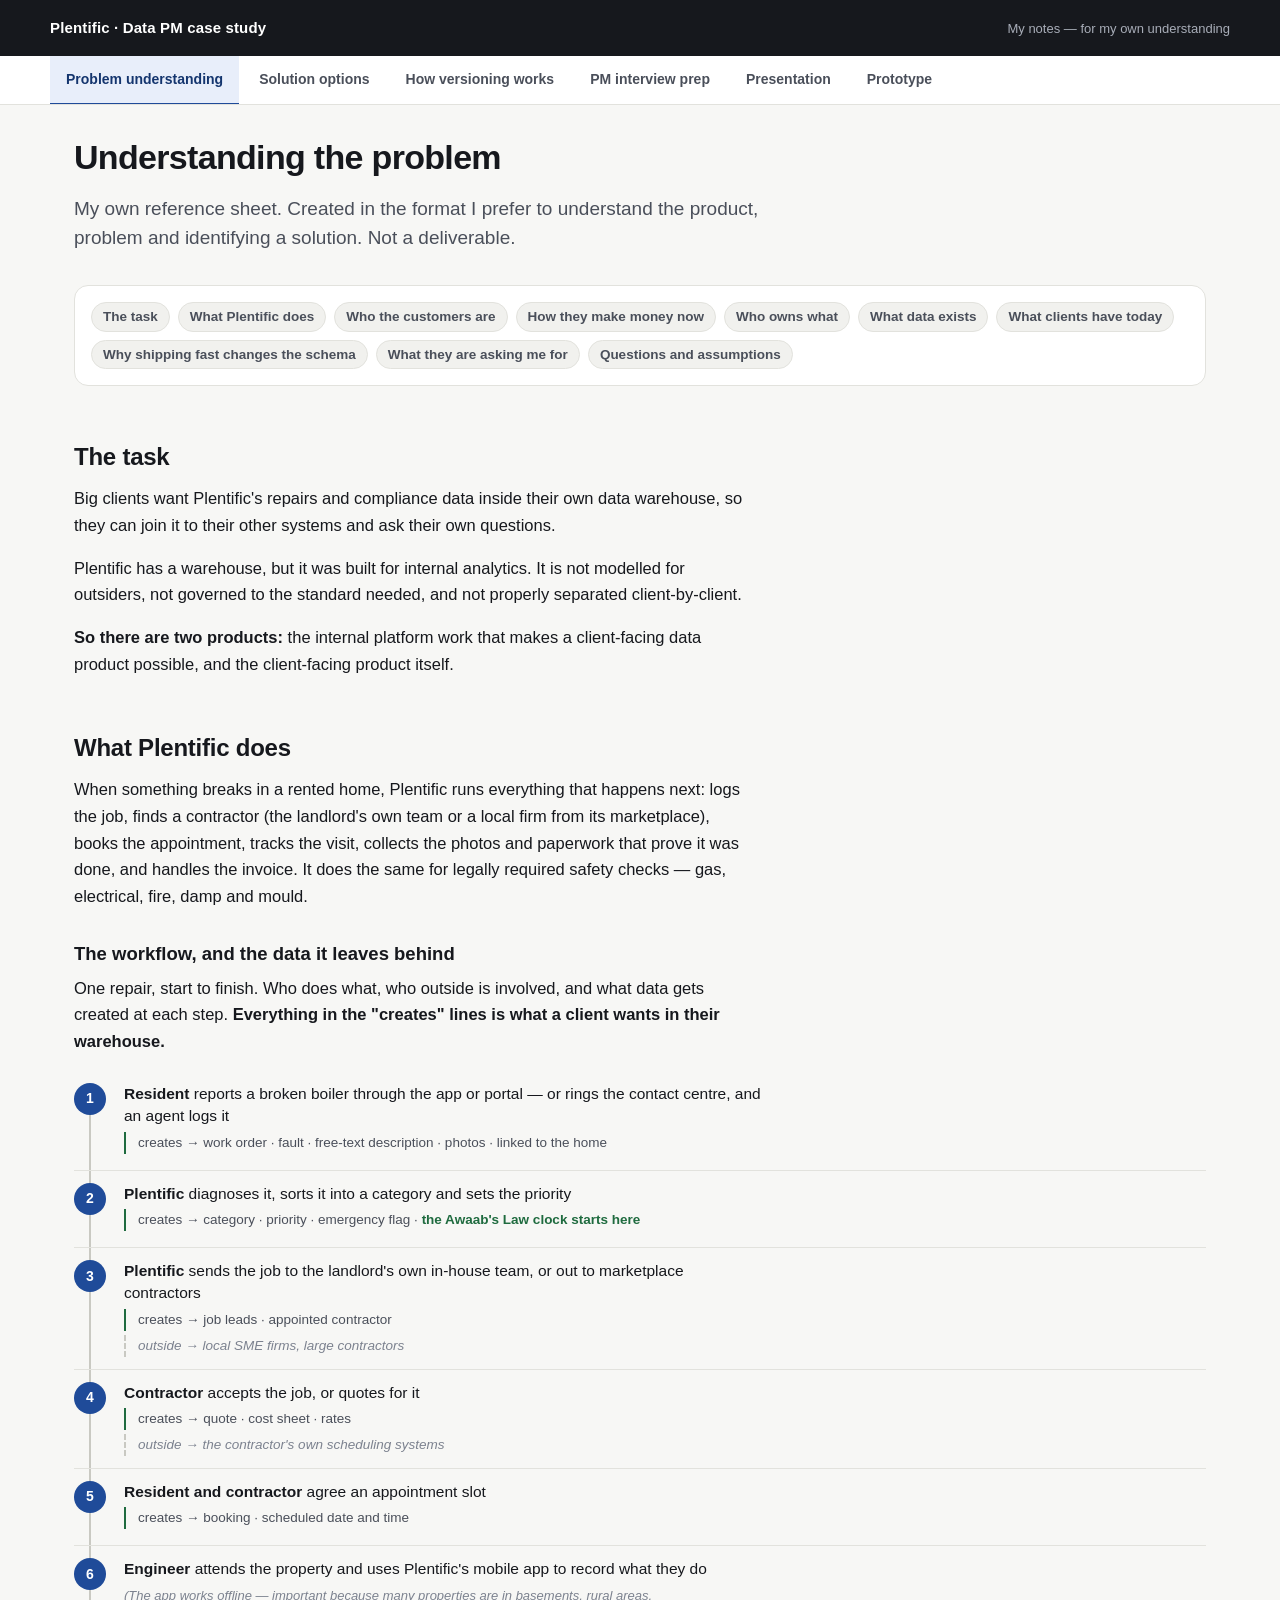
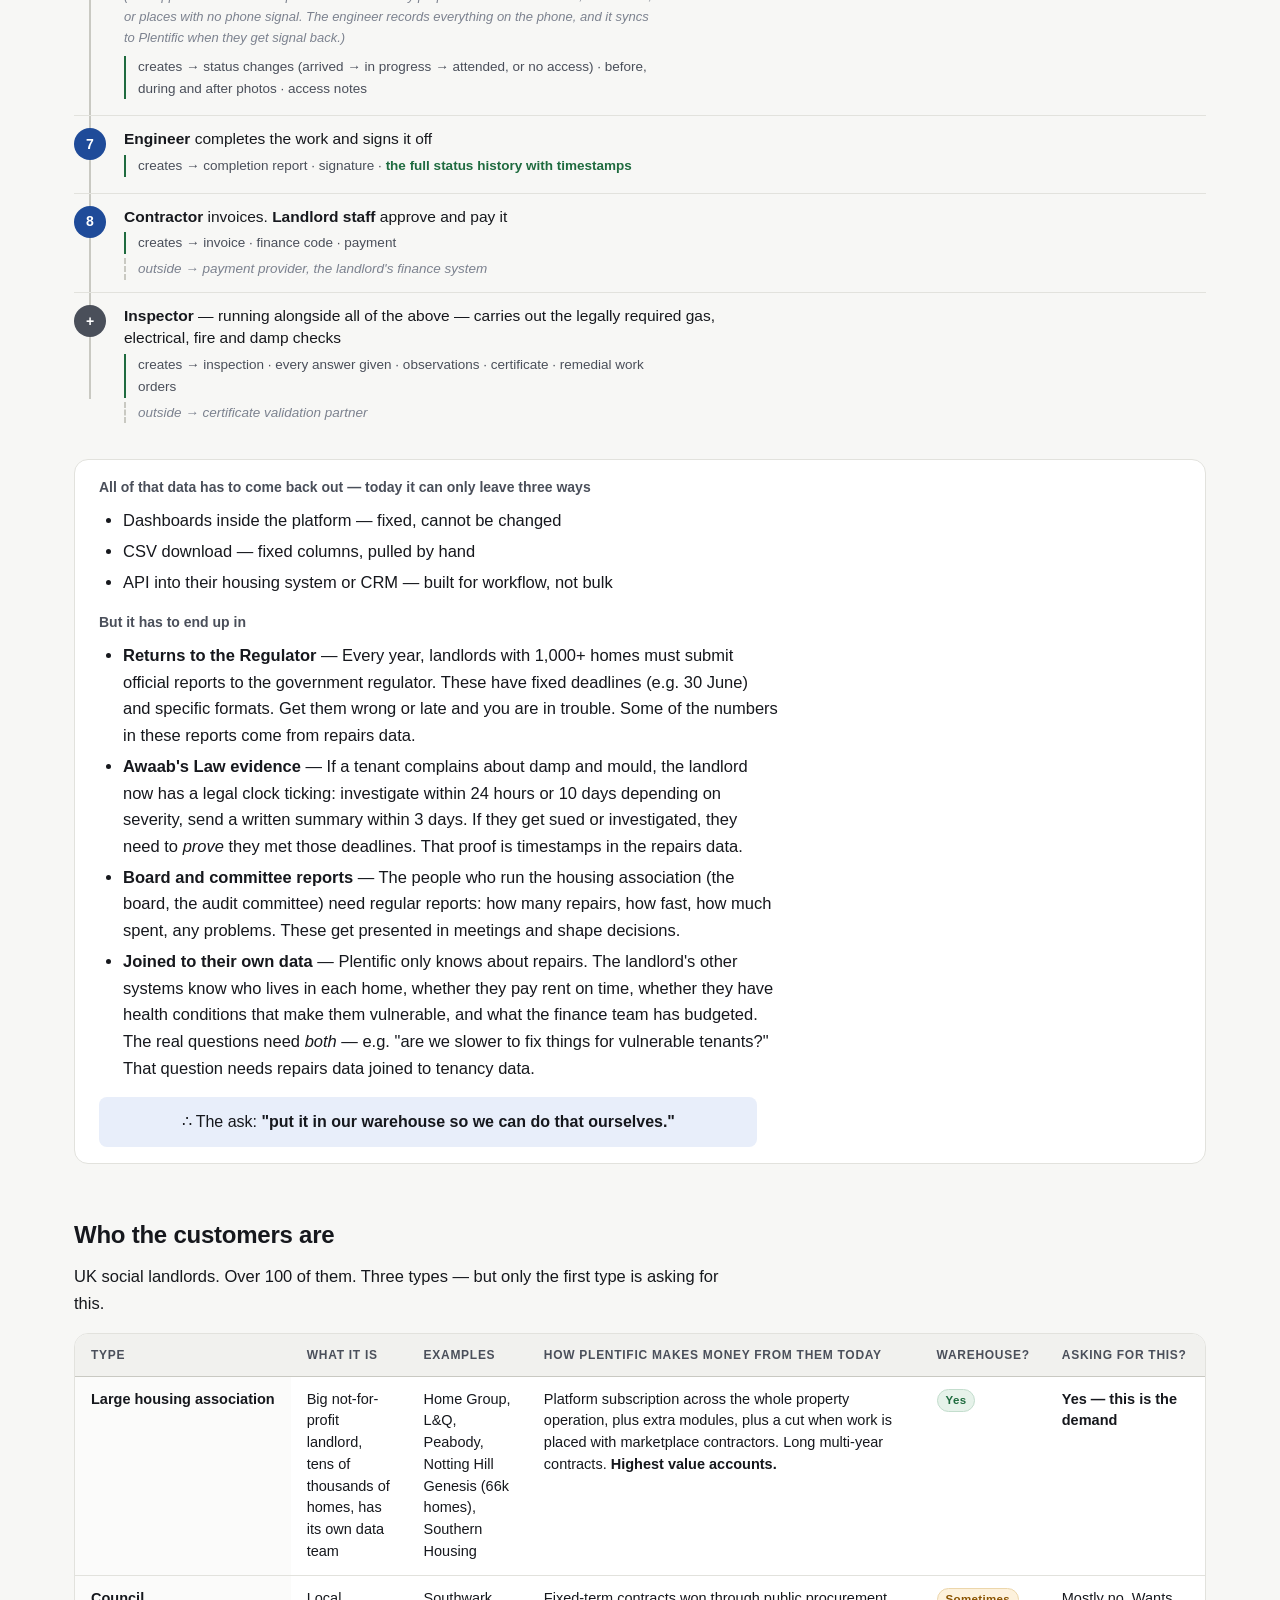
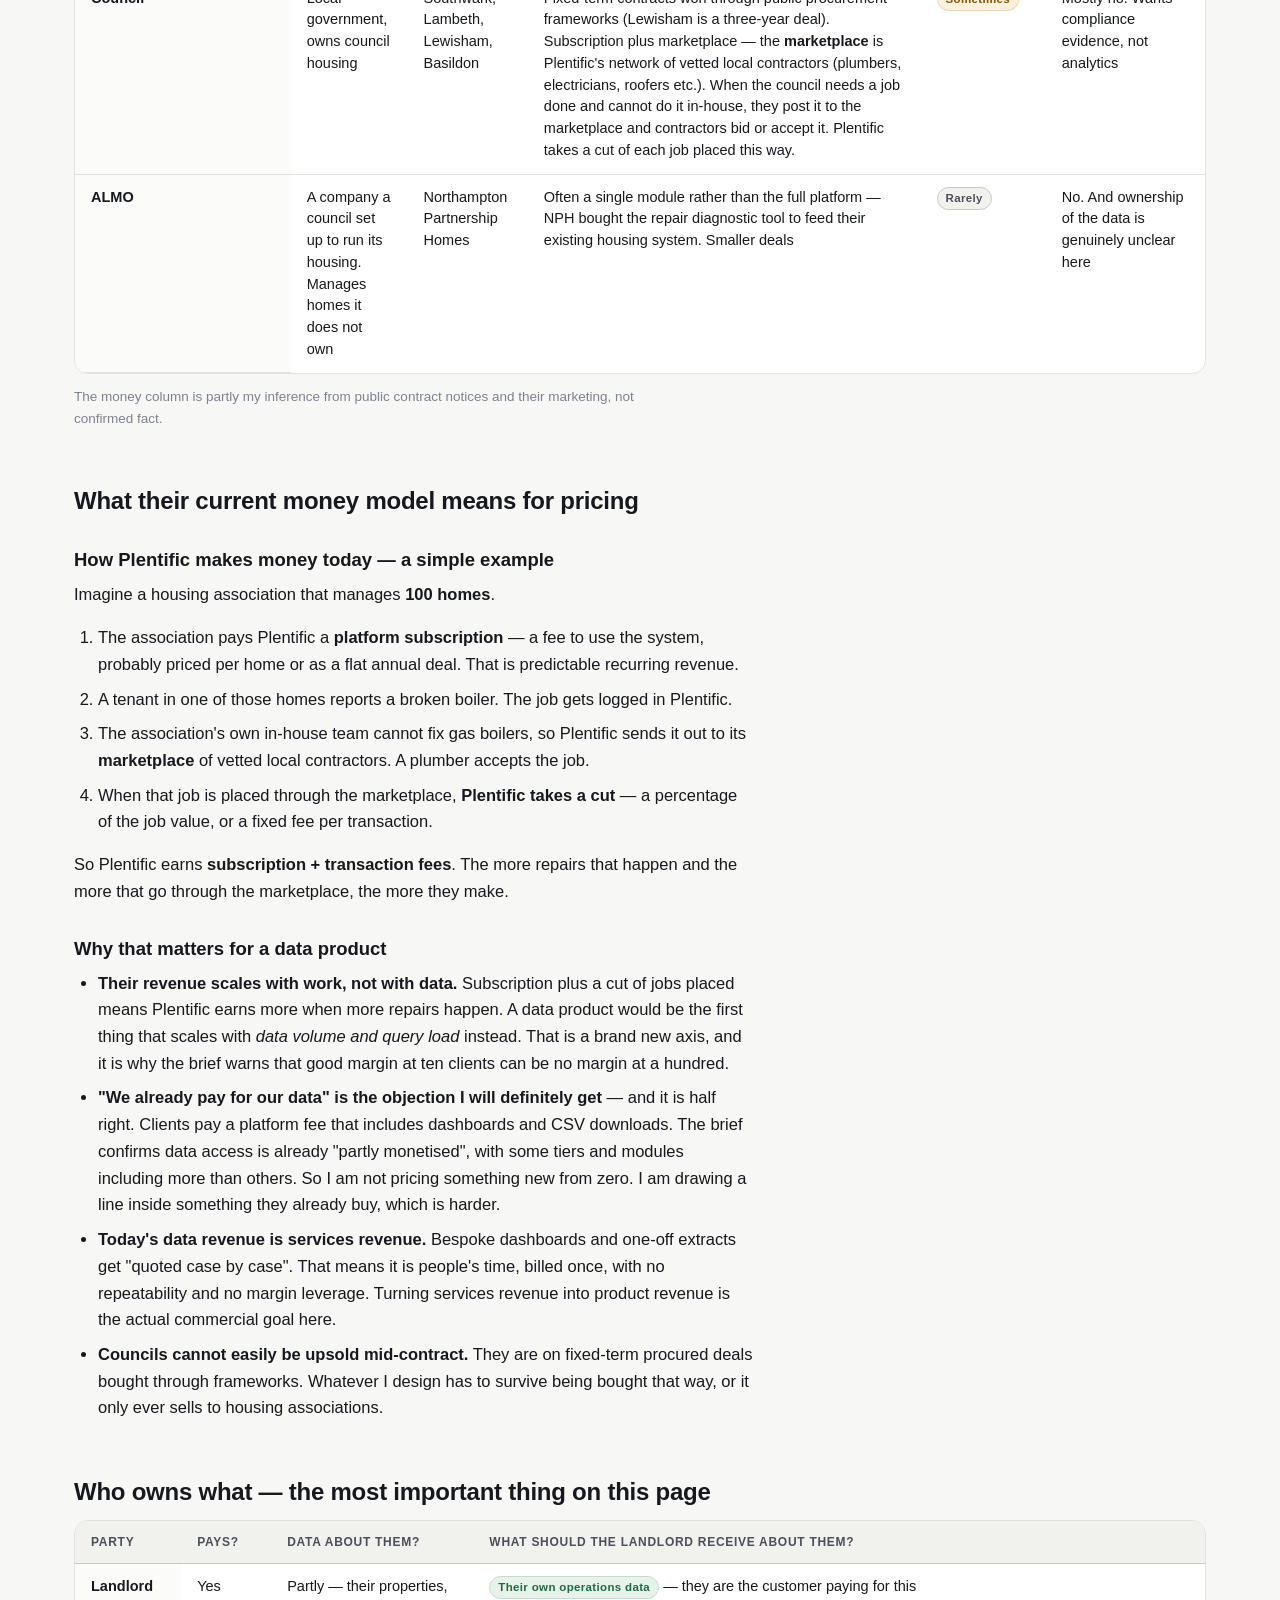
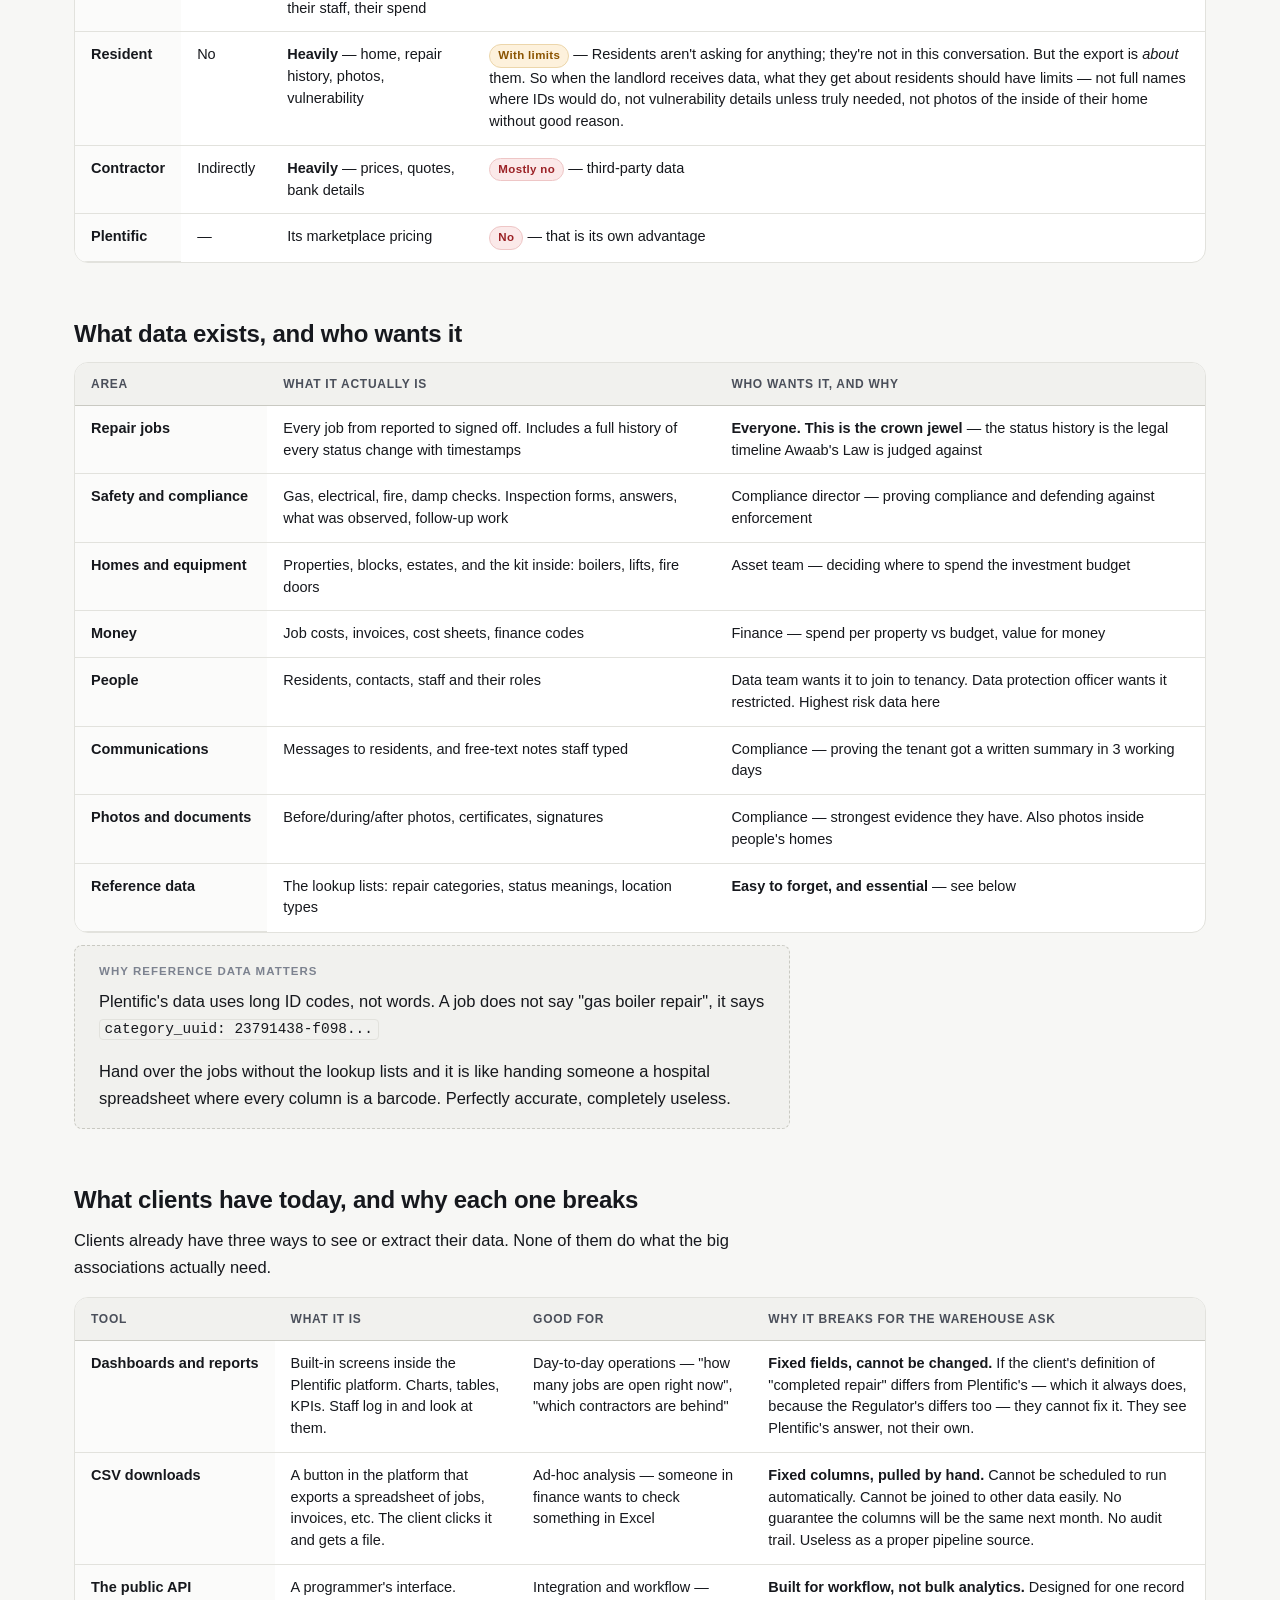
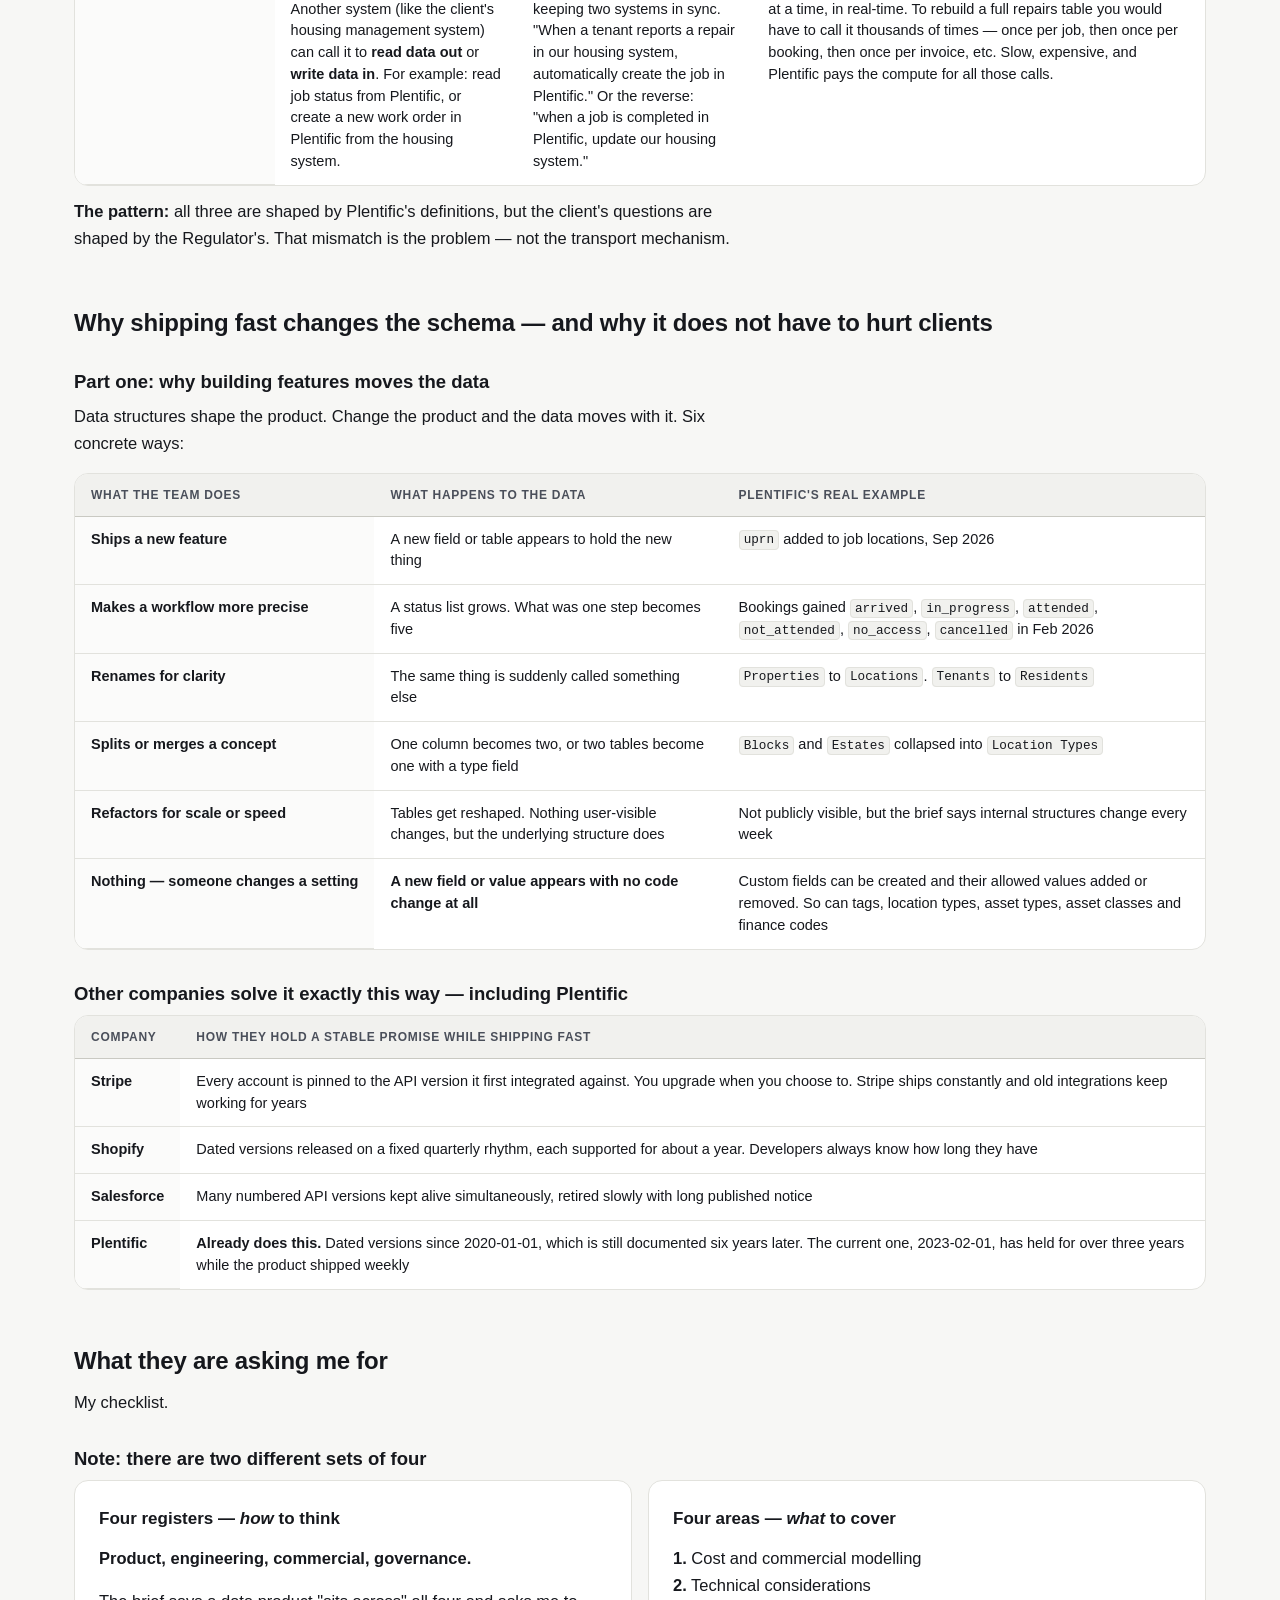
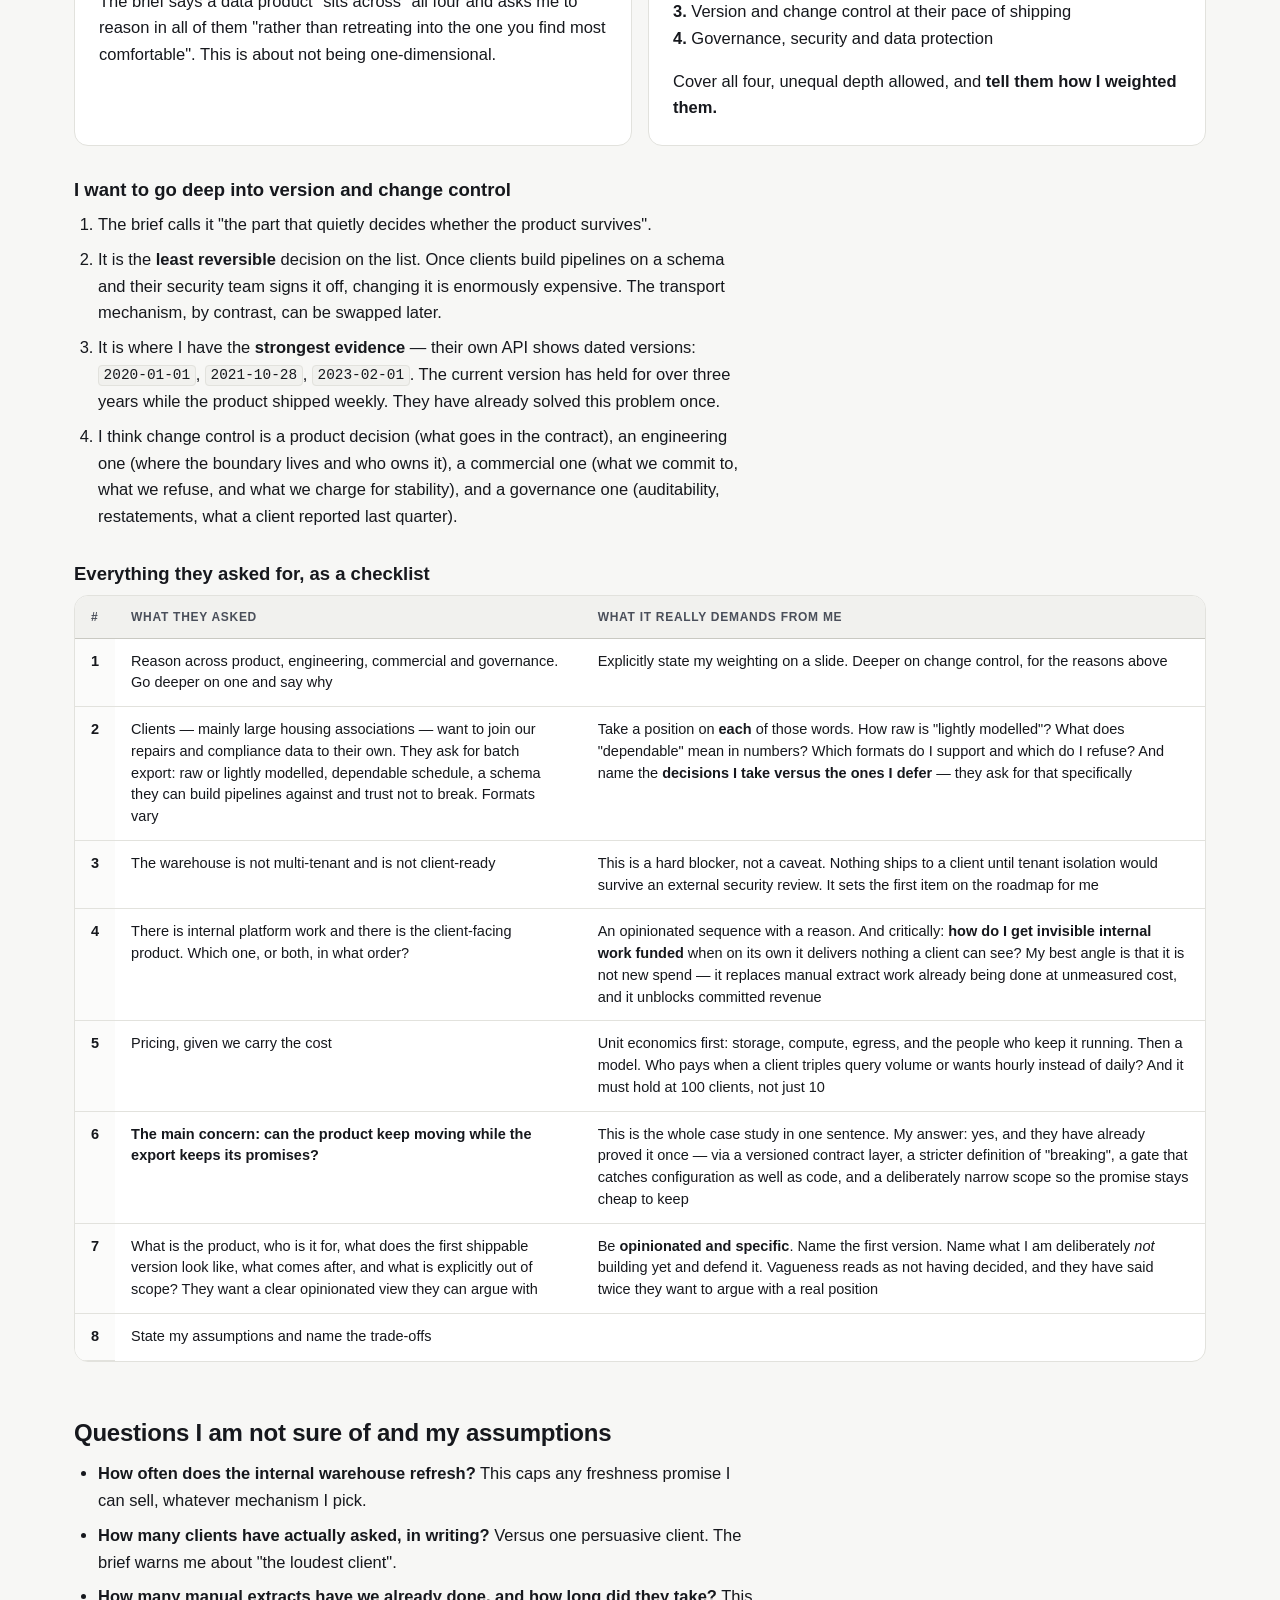
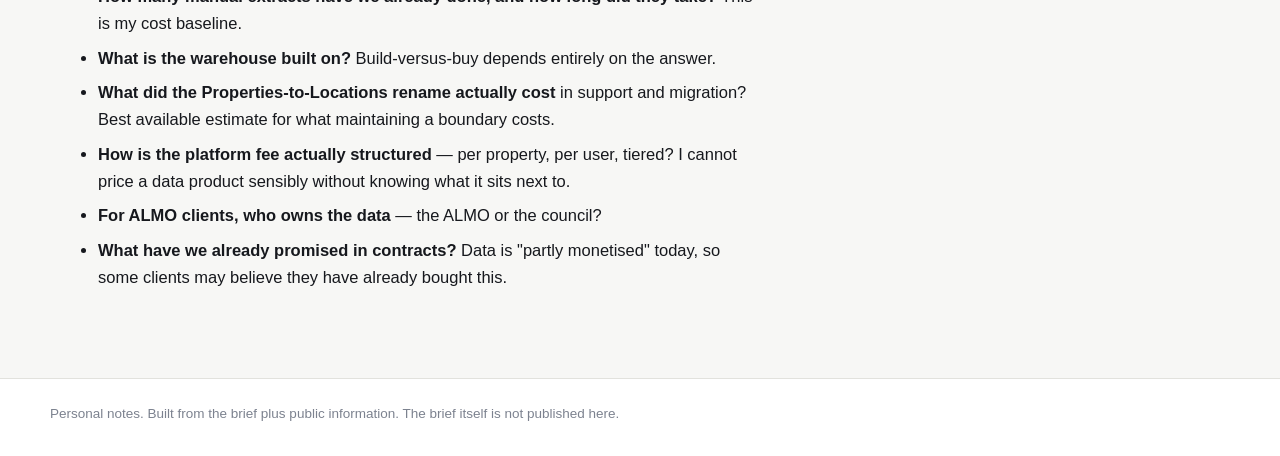
<file: docs/index.html>
<!doctype html>
<html lang="en-GB">
<head>
<meta charset="utf-8">
<meta name="viewport" content="width=device-width, initial-scale=1">
<meta name="robots" content="noindex, nofollow">
<title>Plentific case study &mdash; my notes</title>
<link rel="stylesheet" href="assets/styles.css">
</head>
<body>
<a class="skip-link" href="#main">Skip to content</a>

<header class="masthead">
  <div class="masthead-inner">
    <p class="masthead-title">Plentific &middot; Data PM case study</p>
    <p class="masthead-meta">My notes &mdash; for my own understanding</p>
  </div>
</header>

<nav class="site-nav" aria-label="Main">
  <div class="site-nav-inner">
    <a href="index.html" aria-current="page">Problem understanding</a>
    <a href="solutions.html">Solution options</a>
    <a href="how-versioning-works.html">How versioning works</a>
    <a href="pm-interview-prep.html">PM interview prep</a>
    <a href="presentation.html">Presentation</a>
    <a href="prototype.html">Prototype</a>
  </div>
</nav>

<div class="shell shell-wide">
  <main class="content" id="main">

    <h1>Understanding the problem</h1>
    <p class="lede">
      My own reference sheet. Created in the format I prefer to understand the product, problem and
      identifying a solution. Not a deliverable.
    </p>

    <nav class="toc" aria-label="Contents">
      <a href="#task">The task</a>
      <a href="#does">What Plentific does</a>
      <a href="#who">Who the customers are</a>
      <a href="#money">How they make money now</a>
      <a href="#owns">Who owns what</a>
      <a href="#data">What data exists</a>
      <a href="#today">What clients have today</a>
      <a href="#schema">Why shipping fast changes the schema</a>
      <a href="#asks">What they are asking me for</a>
      <a href="#questions">Questions and assumptions</a>
    </nav>

    <h2 id="task">The task</h2>
    <p>
      Big clients want Plentific's repairs and compliance data inside their own data warehouse, so they can
      join it to their other systems and ask their own questions.
    </p>
    <p>
      Plentific has a warehouse, but it was built for internal analytics. It is not modelled for outsiders,
      not governed to the standard needed, and not properly separated client-by-client.
    </p>
    <p>
      <strong>So there are two products:</strong> the internal platform work that makes a client-facing data
      product possible, and the client-facing product itself.
    </p>

    <h2 id="does">What Plentific does</h2>
    <p>
      When something breaks in a rented home, Plentific runs everything that happens next: logs the job,
      finds a contractor (the landlord's own team or a local firm from its marketplace), books the
      appointment, tracks the visit, collects the photos and paperwork that prove it was done, and handles
      the       invoice. It does the same for legally required safety checks &mdash; gas, electrical, fire, damp
      and mould.
    </p>

    <h3>The workflow, and the data it leaves behind</h3>
    <p>
      One repair, start to finish. Who does what, who outside is involved, and what data gets created at
      each step. <strong>Everything in the "creates" lines is what a client wants in their warehouse.</strong>
    </p>

    <div class="flow">

      <div class="flow-step">
        <span class="flow-num">1</span>
        <p class="flow-act"><span class="flow-who">Resident</span> reports a broken boiler through the app or portal &mdash; or rings the contact centre, and an agent logs it</p>
        <p class="flow-data">creates &rarr; work order &middot; fault &middot; free-text description &middot; photos &middot; linked to the home</p>
      </div>

      <div class="flow-step">
        <span class="flow-num">2</span>
        <p class="flow-act"><span class="flow-who">Plentific</span> diagnoses it, sorts it into a category and sets the priority</p>
        <p class="flow-data">creates &rarr; category &middot; priority &middot; emergency flag &middot; <strong>the Awaab's Law clock starts here</strong></p>
      </div>

      <div class="flow-step">
        <span class="flow-num">3</span>
        <p class="flow-act"><span class="flow-who">Plentific</span> sends the job to the landlord's own in-house team, or out to marketplace contractors</p>
        <p class="flow-data">creates &rarr; job leads &middot; appointed contractor</p>
        <p class="flow-ext">outside &rarr; local SME firms, large contractors</p>
      </div>

      <div class="flow-step">
        <span class="flow-num">4</span>
        <p class="flow-act"><span class="flow-who">Contractor</span> accepts the job, or quotes for it</p>
        <p class="flow-data">creates &rarr; quote &middot; cost sheet &middot; rates</p>
        <p class="flow-ext">outside &rarr; the contractor's own scheduling systems</p>
      </div>

      <div class="flow-step">
        <span class="flow-num">5</span>
        <p class="flow-act"><span class="flow-who">Resident and contractor</span> agree an appointment slot</p>
        <p class="flow-data">creates &rarr; booking &middot; scheduled date and time</p>
      </div>

      <div class="flow-step">
        <span class="flow-num">6</span>
        <p class="flow-act"><span class="flow-who">Engineer</span> attends the property and uses Plentific's mobile app to record what they do</p>
        <p class="flow-note">(The app works offline &mdash; important because many properties are in basements, rural areas, or places with no phone signal. The engineer records everything on the phone, and it syncs to Plentific when they get signal back.)</p>
        <p class="flow-data">creates &rarr; status changes (arrived &rarr; in progress &rarr; attended, or no access) &middot; before, during and after photos &middot; access notes</p>
      </div>

      <div class="flow-step">
        <span class="flow-num">7</span>
        <p class="flow-act"><span class="flow-who">Engineer</span> completes the work and signs it off</p>
        <p class="flow-data">creates &rarr; completion report &middot; signature &middot; <strong>the full status history with timestamps</strong></p>
      </div>

      <div class="flow-step">
        <span class="flow-num">8</span>
        <p class="flow-act"><span class="flow-who">Contractor</span> invoices. <span class="flow-who">Landlord staff</span> approve and pay it</p>
        <p class="flow-data">creates &rarr; invoice &middot; finance code &middot; payment</p>
        <p class="flow-ext">outside &rarr; payment provider, the landlord's finance system</p>
      </div>

      <div class="flow-step is-parallel">
        <span class="flow-num">+</span>
        <p class="flow-act"><span class="flow-who">Inspector</span> &mdash; running alongside all of the above &mdash; carries out the legally required gas, electrical, fire and damp checks</p>
        <p class="flow-data">creates &rarr; inspection &middot; every answer given &middot; observations &middot; certificate &middot; remedial work orders</p>
        <p class="flow-ext">outside &rarr; certificate validation partner</p>
      </div>

    </div>

    <div class="flow-out">
      <p class="flow-out-title">All of that data has to come back out &mdash; today it can only leave three ways</p>
      <ul>
        <li>Dashboards inside the platform &mdash; fixed, cannot be changed</li>
        <li>CSV download &mdash; fixed columns, pulled by hand</li>
        <li>API into their housing system or CRM &mdash; built for workflow, not bulk</li>
      </ul>

      <p class="flow-out-title">But it has to end up in</p>
      <ul>
        <li>
          <strong>Returns to the Regulator</strong> &mdash; Every year, landlords with 1,000+ homes must
          submit official reports to the government regulator. These have fixed deadlines (e.g. 30 June)
          and specific formats. Get them wrong or late and you are in trouble. Some of the numbers in
          these reports come from repairs data.
        </li>
        <li>
          <strong>Awaab's Law evidence</strong> &mdash; If a tenant complains about damp and mould,
          the landlord now has a legal clock ticking: investigate within 24 hours or 10 days depending
          on severity, send a written summary within 3 days. If they get sued or investigated, they
          need to <em>prove</em> they met those deadlines. That proof is timestamps in the repairs data.
        </li>
        <li>
          <strong>Board and committee reports</strong> &mdash; The people who run the housing association
          (the board, the audit committee) need regular reports: how many repairs, how fast, how much
          spent, any problems. These get presented in meetings and shape decisions.
        </li>
        <li>
          <strong>Joined to their own data</strong> &mdash; Plentific only knows about repairs. The
          landlord's other systems know who lives in each home, whether they pay rent on time, whether
          they have health conditions that make them vulnerable, and what the finance team has budgeted.
          The real questions need <em>both</em> &mdash; e.g. "are we slower to fix things for vulnerable
          tenants?" That question needs repairs data joined to tenancy data.
        </li>
      </ul>

      <p class="flow-ask">
        &there4; The ask: <strong>"put it in our warehouse so we can do that ourselves."</strong>
      </p>
    </div>

    <h2 id="who">Who the customers are</h2>
    <p>UK social landlords. Over 100 of them. Three types &mdash; but only the first type is asking for this.</p>

    <div class="table-wrap">
      <table>
        <thead>
          <tr>
            <th scope="col">Type</th>
            <th scope="col">What it is</th>
            <th scope="col">Examples</th>
            <th scope="col">How Plentific makes money from them today</th>
            <th scope="col">Warehouse?</th>
            <th scope="col">Asking for this?</th>
          </tr>
        </thead>
        <tbody>
          <tr>
            <th scope="row">Large housing association</th>
            <td>Big not-for-profit landlord, tens of thousands of homes, has its own data team</td>
            <td>Home Group, L&amp;Q, Peabody, Notting Hill Genesis (66k homes), Southern Housing</td>
            <td>
              Platform subscription across the whole property operation, plus extra modules, plus a
              cut when work is placed with marketplace contractors. Long multi-year contracts.
              <strong>Highest value accounts.</strong>
            </td>
            <td><span class="pill pill-good">Yes</span></td>
            <td><strong>Yes &mdash; this is the demand</strong></td>
          </tr>
          <tr>
            <th scope="row">Council</th>
            <td>Local government, owns council housing</td>
            <td>Southwark, Lambeth, Lewisham, Basildon</td>
            <td>
              Fixed-term contracts won through public procurement frameworks (Lewisham is a three-year
              deal). Subscription plus marketplace &mdash; the <strong>marketplace</strong> is Plentific's
              network of vetted local contractors (plumbers, electricians, roofers etc.). When the council
              needs a job done and cannot do it in-house, they post it to the marketplace and contractors
              bid or accept it. Plentific takes a cut of each job placed this way.
            </td>
            <td><span class="pill pill-warn">Sometimes</span></td>
            <td>Mostly no. Wants compliance evidence, not analytics</td>
          </tr>
          <tr>
            <th scope="row">ALMO</th>
            <td>A company a council set up to run its housing. Manages homes it does not own</td>
            <td>Northampton Partnership Homes</td>
            <td>
              Often a single module rather than the full platform &mdash; NPH bought the repair
              diagnostic tool to feed their existing housing system. Smaller deals
            </td>
            <td><span class="pill pill-neutral">Rarely</span></td>
            <td>No. And ownership of the data is genuinely unclear here</td>
          </tr>
        </tbody>
      </table>
    </div>
    <p class="table-note">
      The money column is partly my inference from public contract notices and their marketing, not
      confirmed fact.
    </p>

    <h2 id="money">What their current money model means for pricing</h2>

    <h3>How Plentific makes money today &mdash; a simple example</h3>
    <p>
      Imagine a housing association that manages <strong>100 homes</strong>.
    </p>
    <ol>
      <li>
        The association pays Plentific a <strong>platform subscription</strong> &mdash; a fee to use the
        system, probably priced per home or as a flat annual deal. That is predictable recurring revenue.
      </li>
      <li>
        A tenant in one of those homes reports a broken boiler. The job gets logged in Plentific.
      </li>
      <li>
        The association's own in-house team cannot fix gas boilers, so Plentific sends it out to its
        <strong>marketplace</strong> of vetted local contractors. A plumber accepts the job.
      </li>
      <li>
        When that job is placed through the marketplace, <strong>Plentific takes a cut</strong> &mdash;
        a percentage of the job value, or a fixed fee per transaction.
      </li>
    </ol>
    <p>
      So Plentific earns <strong>subscription + transaction fees</strong>. The more repairs that happen and
      the more that go through the marketplace, the more they make.
    </p>

    <h3>Why that matters for a data product</h3>
    <ul>
      <li>
        <strong>Their revenue scales with work, not with data.</strong> Subscription plus a cut of jobs
        placed means Plentific earns more when more repairs happen. A data product would be the first thing
        that scales with <em>data volume and query load</em> instead. That is a brand new axis, and it is why
        the brief warns that good margin at ten clients can be no margin at a hundred.
      </li>
      <li>
        <strong>"We already pay for our data" is the objection I will definitely get</strong> &mdash; and it
        is half right. Clients pay a platform fee that includes dashboards and CSV downloads. The brief
        confirms data access is already "partly monetised", with some tiers and modules including more than
        others. So I am not pricing something new from zero. I am drawing a line inside something they
        already buy, which is harder.
      </li>
      <li>
        <strong>Today's data revenue is services revenue.</strong> Bespoke dashboards and one-off extracts
        get "quoted case by case". That means it is people's time, billed once, with no repeatability and no
        margin leverage. Turning services revenue into product revenue is the actual commercial goal here.
      </li>
      <li>
        <strong>Councils cannot easily be upsold mid-contract.</strong> They are on fixed-term procured
        deals bought through frameworks. Whatever I design has to survive being bought that way, or it only
        ever sells to housing associations.
      </li>
    </ul>

    <h2 id="owns">Who owns what &mdash; the most important thing on this page</h2>

    <div class="table-wrap">
      <table>
        <thead>
          <tr>
            <th scope="col">Party</th>
            <th scope="col">Pays?</th>
            <th scope="col">Data about them?</th>
            <th scope="col">What should the landlord receive about them?</th>
          </tr>
        </thead>
        <tbody>
          <tr>
            <th scope="row">Landlord</th>
            <td>Yes</td>
            <td>Partly &mdash; their properties, their staff, their spend</td>
            <td><span class="pill pill-good">Their own operations data</span> &mdash; they are the customer paying for this</td>
          </tr>
          <tr>
            <th scope="row">Resident</th>
            <td>No</td>
            <td><strong>Heavily</strong> &mdash; home, repair history, photos, vulnerability</td>
            <td>
              <span class="pill pill-warn">With limits</span> &mdash; Residents aren't asking for
              anything; they're not in this conversation. But the export is <em>about</em> them.
              So when the landlord receives data, what they get about residents should have limits
              &mdash; not full names where IDs would do, not vulnerability details unless truly
              needed, not photos of the inside of their home without good reason.
            </td>
          </tr>
          <tr>
            <th scope="row">Contractor</th>
            <td>Indirectly</td>
            <td><strong>Heavily</strong> &mdash; prices, quotes, bank details</td>
            <td><span class="pill pill-danger">Mostly no</span> &mdash; third-party data</td>
          </tr>
          <tr>
            <th scope="row">Plentific</th>
            <td>&mdash;</td>
            <td>Its marketplace pricing</td>
            <td><span class="pill pill-danger">No</span> &mdash; that is its own advantage</td>
          </tr>
        </tbody>
      </table>
    </div>

    <h2 id="data">What data exists, and who wants it</h2>

    <div class="table-wrap">
      <table>
        <thead>
          <tr>
            <th scope="col">Area</th>
            <th scope="col">What it actually is</th>
            <th scope="col">Who wants it, and why</th>
          </tr>
        </thead>
        <tbody>
          <tr>
            <th scope="row">Repair jobs</th>
            <td>Every job from reported to signed off. Includes a full history of every status change with timestamps</td>
            <td><strong>Everyone. This is the crown jewel</strong> &mdash; the status history is the legal timeline Awaab's Law is judged against</td>
          </tr>
          <tr>
            <th scope="row">Safety and compliance</th>
            <td>Gas, electrical, fire, damp checks. Inspection forms, answers, what was observed, follow-up work</td>
            <td>Compliance director &mdash; proving compliance and defending against enforcement</td>
          </tr>
          <tr>
            <th scope="row">Homes and equipment</th>
            <td>Properties, blocks, estates, and the kit inside: boilers, lifts, fire doors</td>
            <td>Asset team &mdash; deciding where to spend the investment budget</td>
          </tr>
          <tr>
            <th scope="row">Money</th>
            <td>Job costs, invoices, cost sheets, finance codes</td>
            <td>Finance &mdash; spend per property vs budget, value for money</td>
          </tr>
          <tr>
            <th scope="row">People</th>
            <td>Residents, contacts, staff and their roles</td>
            <td>Data team wants it to join to tenancy. Data protection officer wants it restricted. Highest risk data here</td>
          </tr>
          <tr>
            <th scope="row">Communications</th>
            <td>Messages to residents, and free-text notes staff typed</td>
            <td>Compliance &mdash; proving the tenant got a written summary in 3 working days</td>
          </tr>
          <tr>
            <th scope="row">Photos and documents</th>
            <td>Before/during/after photos, certificates, signatures</td>
            <td>Compliance &mdash; strongest evidence they have. Also photos inside people's homes</td>
          </tr>
          <tr>
            <th scope="row">Reference data</th>
            <td>The lookup lists: repair categories, status meanings, location types</td>
            <td><strong>Easy to forget, and essential</strong> &mdash; see below</td>
          </tr>
        </tbody>
      </table>
    </div>

    <div class="analogy">
      <span class="analogy-label">Why reference data matters</span>
      <p>
        Plentific's data uses long ID codes, not words. A job does not say "gas boiler repair", it says
        <code>category_uuid: 23791438-f098...</code>
      </p>
      <p>
        Hand over the jobs without the lookup lists and it is like handing someone a hospital spreadsheet
        where every column is a barcode. Perfectly accurate, completely useless.
      </p>
    </div>

    <h2 id="today">What clients have today, and why each one breaks</h2>
    <p>
      Clients already have three ways to see or extract their data. None of them do what the big
      associations actually need.
    </p>

    <div class="table-wrap">
      <table>
        <thead>
          <tr>
            <th scope="col">Tool</th>
            <th scope="col">What it is</th>
            <th scope="col">Good for</th>
            <th scope="col">Why it breaks for the warehouse ask</th>
          </tr>
        </thead>
        <tbody>
          <tr>
            <th scope="row">Dashboards and reports</th>
            <td>
              Built-in screens inside the Plentific platform. Charts, tables, KPIs. Staff log in and
              look at them.
            </td>
            <td>
              Day-to-day operations &mdash; "how many jobs are open right now", "which contractors
              are behind"
            </td>
            <td>
              <strong>Fixed fields, cannot be changed.</strong> If the client's definition of
              "completed repair" differs from Plentific's &mdash; which it always does, because the
              Regulator's differs too &mdash; they cannot fix it. They see Plentific's answer, not
              their own.
            </td>
          </tr>
          <tr>
            <th scope="row">CSV downloads</th>
            <td>
              A button in the platform that exports a spreadsheet of jobs, invoices, etc. The client
              clicks it and gets a file.
            </td>
            <td>
              Ad-hoc analysis &mdash; someone in finance wants to check something in Excel
            </td>
            <td>
              <strong>Fixed columns, pulled by hand.</strong> Cannot be scheduled to run automatically.
              Cannot be joined to other data easily. No guarantee the columns will be the same next
              month. No audit trail. Useless as a proper pipeline source.
            </td>
          </tr>
          <tr>
            <th scope="row">The public API</th>
            <td>
              A programmer's interface. Another system (like the client's housing management system)
              can call it to <strong>read data out</strong> or <strong>write data in</strong>.
              For example: read job status from Plentific, or create a new work order in Plentific
              from the housing system.
            </td>
            <td>
              Integration and workflow &mdash; keeping two systems in sync. "When a tenant reports
              a repair in our housing system, automatically create the job in Plentific." Or the
              reverse: "when a job is completed in Plentific, update our housing system."
            </td>
            <td>
              <strong>Built for workflow, not bulk analytics.</strong> Designed for one record at
              a time, in real-time. To rebuild a full repairs table you would have to call it
              thousands of times &mdash; once per job, then once per booking, then once per invoice,
              etc. Slow, expensive, and Plentific pays the compute for all those calls.
            </td>
          </tr>
        </tbody>
      </table>
    </div>

    <p>
      <strong>The pattern:</strong> all three are shaped by Plentific's definitions, but the client's
      questions are shaped by the Regulator's. That mismatch is the problem &mdash; not the transport
      mechanism.
    </p>

    <h2 id="schema">Why shipping fast changes the schema &mdash; and why it does not have to hurt clients</h2>

    <h3>Part one: why building features moves the data</h3>
    <p>
      Data structures shape the product. Change the product and the data moves with it. Six concrete ways:
    </p>

    <div class="table-wrap">
      <table>
        <thead>
          <tr>
            <th scope="col">What the team does</th>
            <th scope="col">What happens to the data</th>
            <th scope="col">Plentific's real example</th>
          </tr>
        </thead>
        <tbody>
          <tr>
            <th scope="row">Ships a new feature</th>
            <td>A new field or table appears to hold the new thing</td>
            <td><code>uprn</code> added to job locations, Sep 2026</td>
          </tr>
          <tr>
            <th scope="row">Makes a workflow more precise</th>
            <td>A status list grows. What was one step becomes five</td>
            <td>Bookings gained <code>arrived</code>, <code>in_progress</code>, <code>attended</code>, <code>not_attended</code>, <code>no_access</code>, <code>cancelled</code> in Feb 2026</td>
          </tr>
          <tr>
            <th scope="row">Renames for clarity</th>
            <td>The same thing is suddenly called something else</td>
            <td><code>Properties</code> to <code>Locations</code>. <code>Tenants</code> to <code>Residents</code></td>
          </tr>
          <tr>
            <th scope="row">Splits or merges a concept</th>
            <td>One column becomes two, or two tables become one with a type field</td>
            <td><code>Blocks</code> and <code>Estates</code> collapsed into <code>Location Types</code></td>
          </tr>
          <tr>
            <th scope="row">Refactors for scale or speed</th>
            <td>Tables get reshaped. Nothing user-visible changes, but the underlying structure does</td>
            <td>Not publicly visible, but the brief says internal structures change every week</td>
          </tr>
          <tr>
            <th scope="row">Nothing &mdash; someone changes a setting</th>
            <td><strong>A new field or value appears with no code change at all</strong></td>
            <td>Custom fields can be created and their allowed values added or removed. So can tags, location types, asset types, asset classes and finance codes</td>
          </tr>
        </tbody>
      </table>
    </div>

    <h3>Other companies solve it exactly this way &mdash; including Plentific</h3>

    <div class="table-wrap">
      <table>
        <thead>
          <tr>
            <th scope="col">Company</th>
            <th scope="col">How they hold a stable promise while shipping fast</th>
          </tr>
        </thead>
        <tbody>
          <tr>
            <th scope="row">Stripe</th>
            <td>Every account is pinned to the API version it first integrated against. You upgrade when you choose to. Stripe ships constantly and old integrations keep working for years</td>
          </tr>
          <tr>
            <th scope="row">Shopify</th>
            <td>Dated versions released on a fixed quarterly rhythm, each supported for about a year. Developers always know how long they have</td>
          </tr>
          <tr>
            <th scope="row">Salesforce</th>
            <td>Many numbered API versions kept alive simultaneously, retired slowly with long published notice</td>
          </tr>
          <tr>
            <th scope="row"><strong>Plentific</strong></th>
            <td><strong>Already does this.</strong> Dated versions since 2020-01-01, which is still documented six years later. The current one, 2023-02-01, has held for over three years while the product shipped weekly</td>
          </tr>
        </tbody>
      </table>
    </div>

    <h2 id="asks">What they are asking me for</h2>
    <p>
      My checklist.
    </p>

    <h3>Note: there are two different sets of four</h3>

    <div class="split">
      <div class="card">
        <p class="card-title">Four registers &mdash; <em>how</em> to think</p>
        <p>
          <strong>Product, engineering, commercial, governance.</strong>
        </p>
        <p>
          The brief says a data product "sits across" all four and asks me to reason in all of them
          "rather than retreating into the one you find most comfortable". This is about not being
          one-dimensional.
        </p>
      </div>
      <div class="card">
        <p class="card-title">Four areas &mdash; <em>what</em> to cover</p>
        <p>
          <strong>1.</strong> Cost and commercial modelling<br>
          <strong>2.</strong> Technical considerations<br>
          <strong>3.</strong> Version and change control at their pace of shipping<br>
          <strong>4.</strong> Governance, security and data protection
        </p>
        <p>
          Cover all four, unequal depth allowed, and <strong>tell them how I weighted them.</strong>
        </p>
      </div>
    </div>

    <h3>I want to go deep into version and change control</h3>
    <ol>
      <li>The brief calls it "the part that quietly decides whether the product survives".</li>
      <li>It is the <strong>least reversible</strong> decision on the list. Once clients build pipelines on a schema and their security team signs it off, changing it is enormously expensive. The transport mechanism, by contrast, can be swapped later.</li>
      <li>It is where I have the <strong>strongest evidence</strong> &mdash; their own API shows dated versions: <code>2020-01-01</code>, <code>2021-10-28</code>, <code>2023-02-01</code>. The current version has held for over three years while the product shipped weekly. They have already solved this problem once.</li>
      <li>
        I think change control is a product decision (what goes in the contract), an engineering one (where
        the boundary lives and who owns it), a commercial one (what we commit to, what we refuse, and what we
        charge for stability), and a governance one (auditability, restatements, what a client reported last
        quarter).
      </li>
    </ol>

    <h3>Everything they asked for, as a checklist</h3>

    <div class="table-wrap">
      <table>
        <thead>
          <tr>
            <th scope="col">#</th>
            <th scope="col">What they asked</th>
            <th scope="col">What it really demands from me</th>
          </tr>
        </thead>
        <tbody>
          <tr>
            <th scope="row">1</th>
            <td>Reason across product, engineering, commercial and governance. Go deeper on one and say why</td>
            <td>Explicitly state my weighting on a slide. Deeper on change control, for the reasons above</td>
          </tr>
          <tr>
            <th scope="row">2</th>
            <td>Clients &mdash; mainly large housing associations &mdash; want to join our repairs and compliance data to their own. They ask for batch export: raw or lightly modelled, dependable schedule, a schema they can build pipelines against and trust not to break. Formats vary</td>
            <td>
              Take a position on <strong>each</strong> of those words. How raw is "lightly modelled"?
              What does "dependable" mean in numbers? Which formats do I support and which do I refuse?
              And name the <strong>decisions I take versus the ones I defer</strong> &mdash; they ask for
              that specifically
            </td>
          </tr>
          <tr>
            <th scope="row">3</th>
            <td>The warehouse is not multi-tenant and is not client-ready</td>
            <td>This is a hard blocker, not a caveat. Nothing ships to a client until tenant isolation would survive an external security review. It sets the first item on the roadmap for me</td>
          </tr>
          <tr>
            <th scope="row">4</th>
            <td>There is internal platform work and there is the client-facing product. Which one, or both, in what order?</td>
            <td>
              An opinionated sequence with a reason. And critically: <strong>how do I get invisible internal
              work funded</strong> when on its own it delivers nothing a client can see? My best angle is
              that it is not new spend &mdash; it replaces manual extract work already being done at
              unmeasured cost, and it unblocks committed revenue
            </td>
          </tr>
          <tr>
            <th scope="row">5</th>
            <td>Pricing, given we carry the cost</td>
            <td>
              Unit economics first: storage, compute, egress, and the people who keep it running. Then a
              model. Who pays when a client triples query volume or wants hourly instead of daily? And it
              must hold at 100 clients, not just 10
            </td>
          </tr>
          <tr>
            <th scope="row">6</th>
            <td><strong>The main concern: can the product keep moving while the export keeps its promises?</strong></td>
            <td>
              This is the whole case study in one sentence. My answer: yes, and they have already proved it
              once &mdash; via a versioned contract layer, a stricter definition of "breaking", a gate that
              catches configuration as well as code, and a deliberately narrow scope so the promise stays
              cheap to keep
            </td>
          </tr>
          <tr>
            <th scope="row">7</th>
            <td>What is the product, who is it for, what does the first shippable version look like, what comes after, and what is explicitly out of scope? They want a clear opinionated view they can argue with</td>
            <td>
              Be <strong>opinionated and specific</strong>. Name the first version. Name what I am
              deliberately <em>not</em> building yet and defend it. Vagueness reads as not having decided,
              and they have said twice they want to argue with a real position
            </td>
          </tr>
          <tr>
            <th scope="row">8</th>
            <td>State my assumptions and name the trade-offs</td>
            <td></td>
          </tr>
        </tbody>
      </table>
    </div>

    <h2 id="questions">Questions I am not sure of and my assumptions</h2>
    <ul>
      <li><strong>How often does the internal warehouse refresh?</strong> This caps any freshness promise I can sell, whatever mechanism I pick.</li>
      <li><strong>How many clients have actually asked, in writing?</strong> Versus one persuasive client. The brief warns me about "the loudest client".</li>
      <li><strong>How many manual extracts have we already done, and how long did they take?</strong> This is my cost baseline.</li>
      <li><strong>What is the warehouse built on?</strong> Build-versus-buy depends entirely on the answer.</li>
      <li><strong>What did the Properties-to-Locations rename actually cost</strong> in support and migration? Best available estimate for what maintaining a boundary costs.</li>
      <li><strong>How is the platform fee actually structured</strong> &mdash; per property, per user, tiered? I cannot price a data product sensibly without knowing what it sits next to.</li>
      <li><strong>For ALMO clients, who owns the data</strong> &mdash; the ALMO or the council?</li>
      <li><strong>What have we already promised in contracts?</strong> Data is "partly monetised" today, so some clients may believe they have already bought this.</li>
    </ul>

  </main>
</div>

<footer class="site-footer">
  <div class="site-footer-inner">
    <p>Personal notes. Built from the brief plus public information. The brief itself is not published here.</p>
  </div>
</footer>

</body>
</html>
</file>
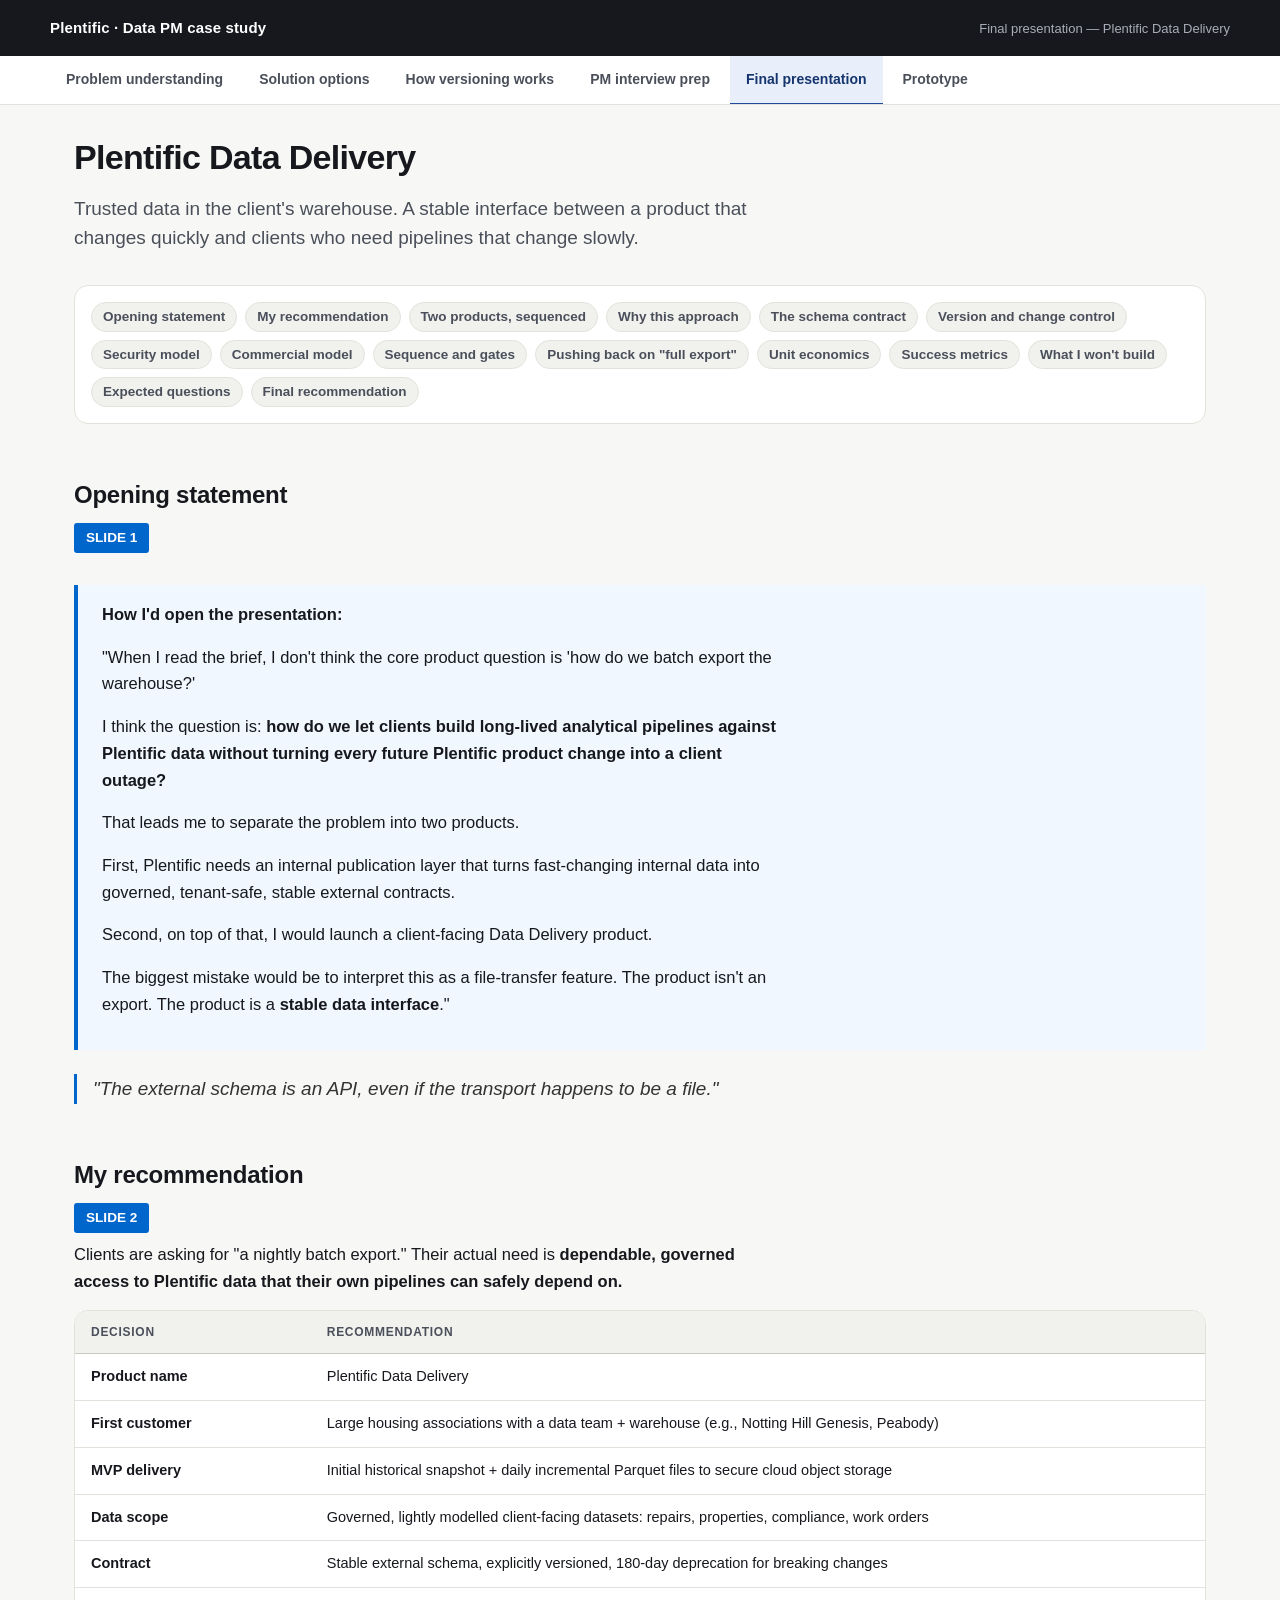
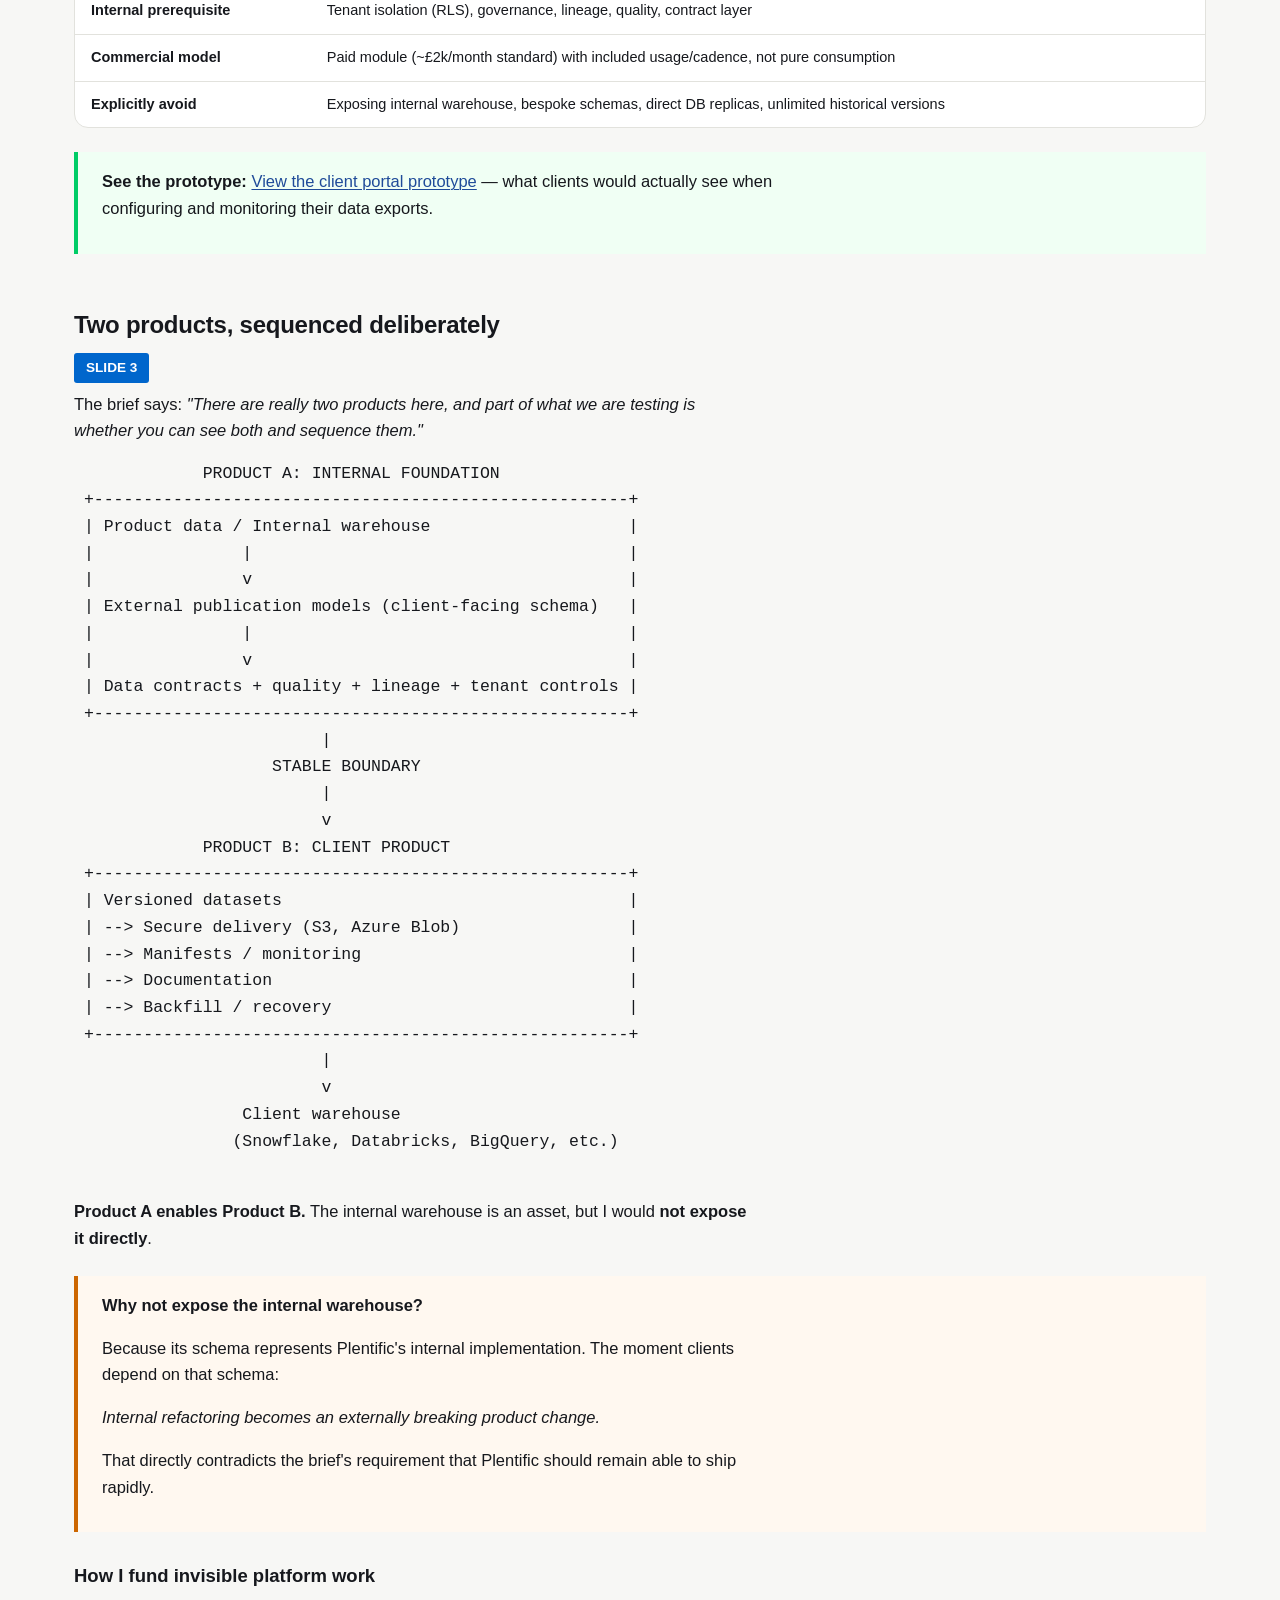
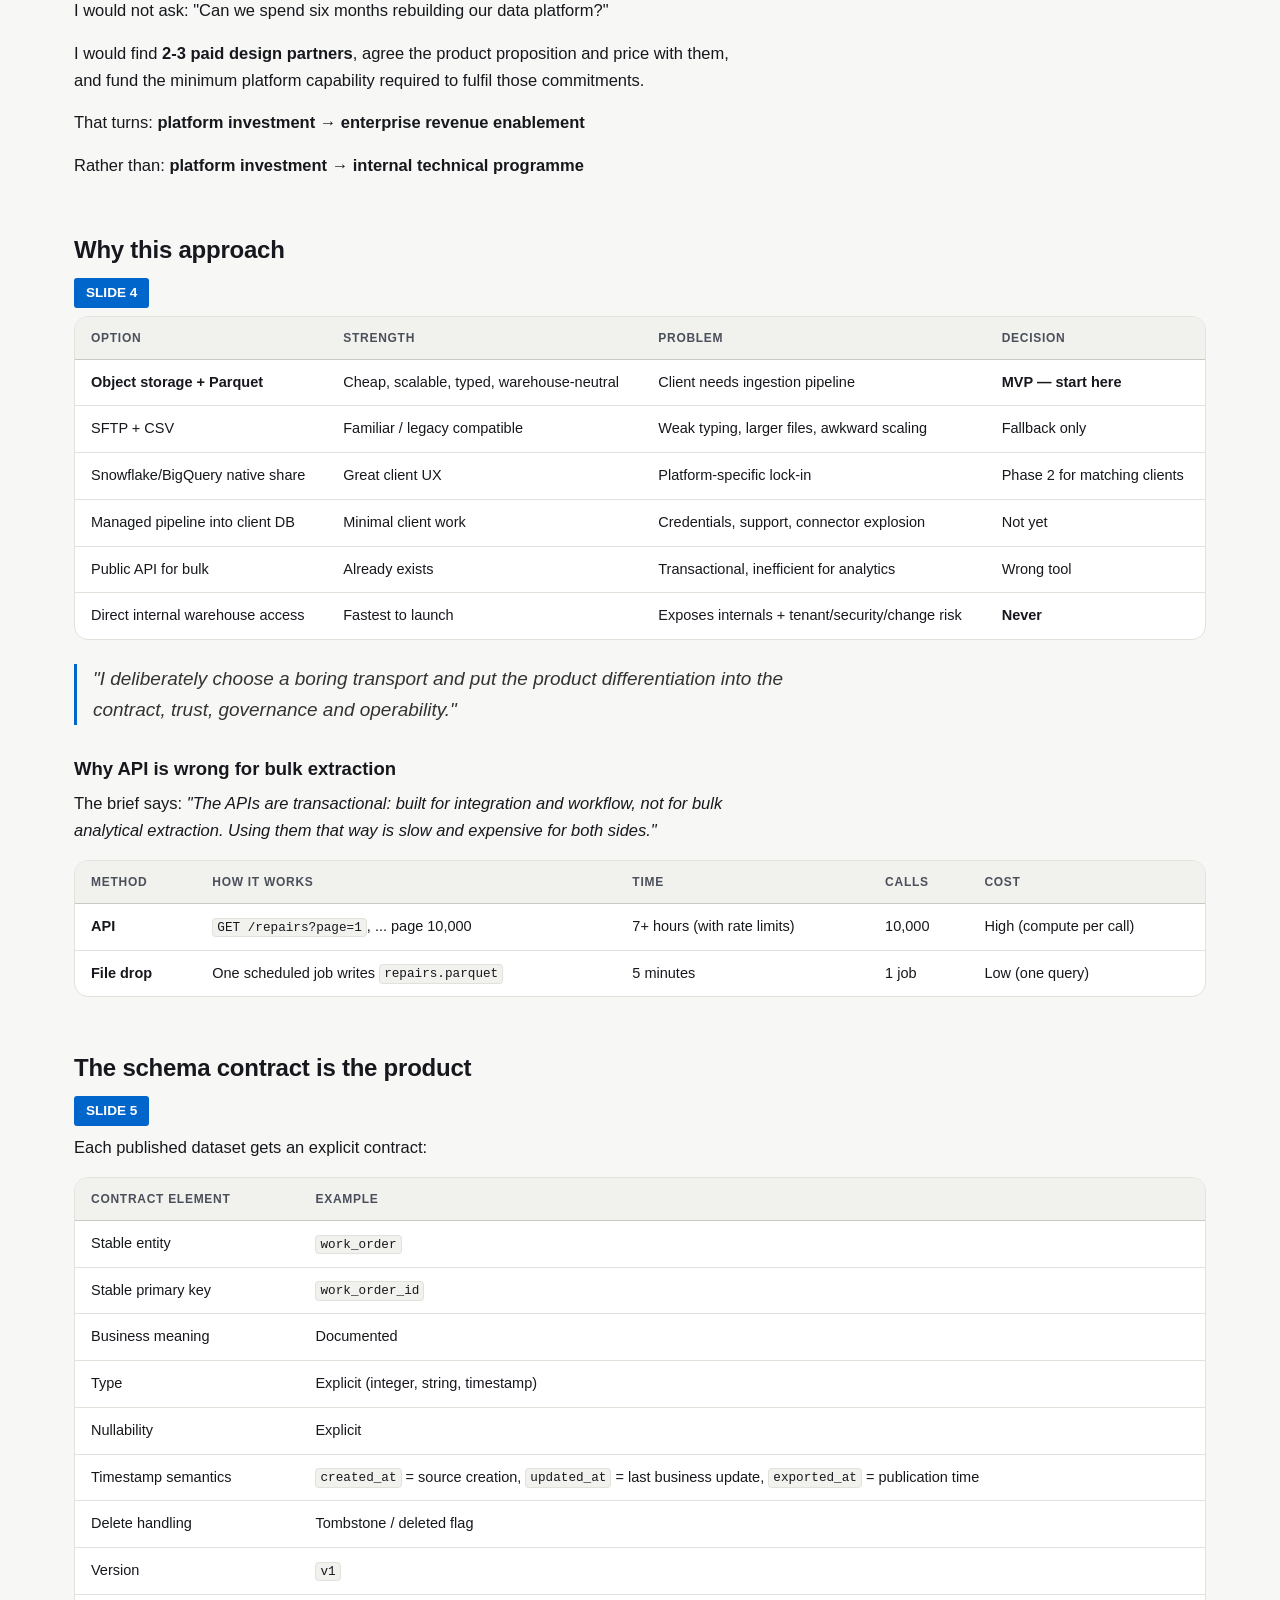
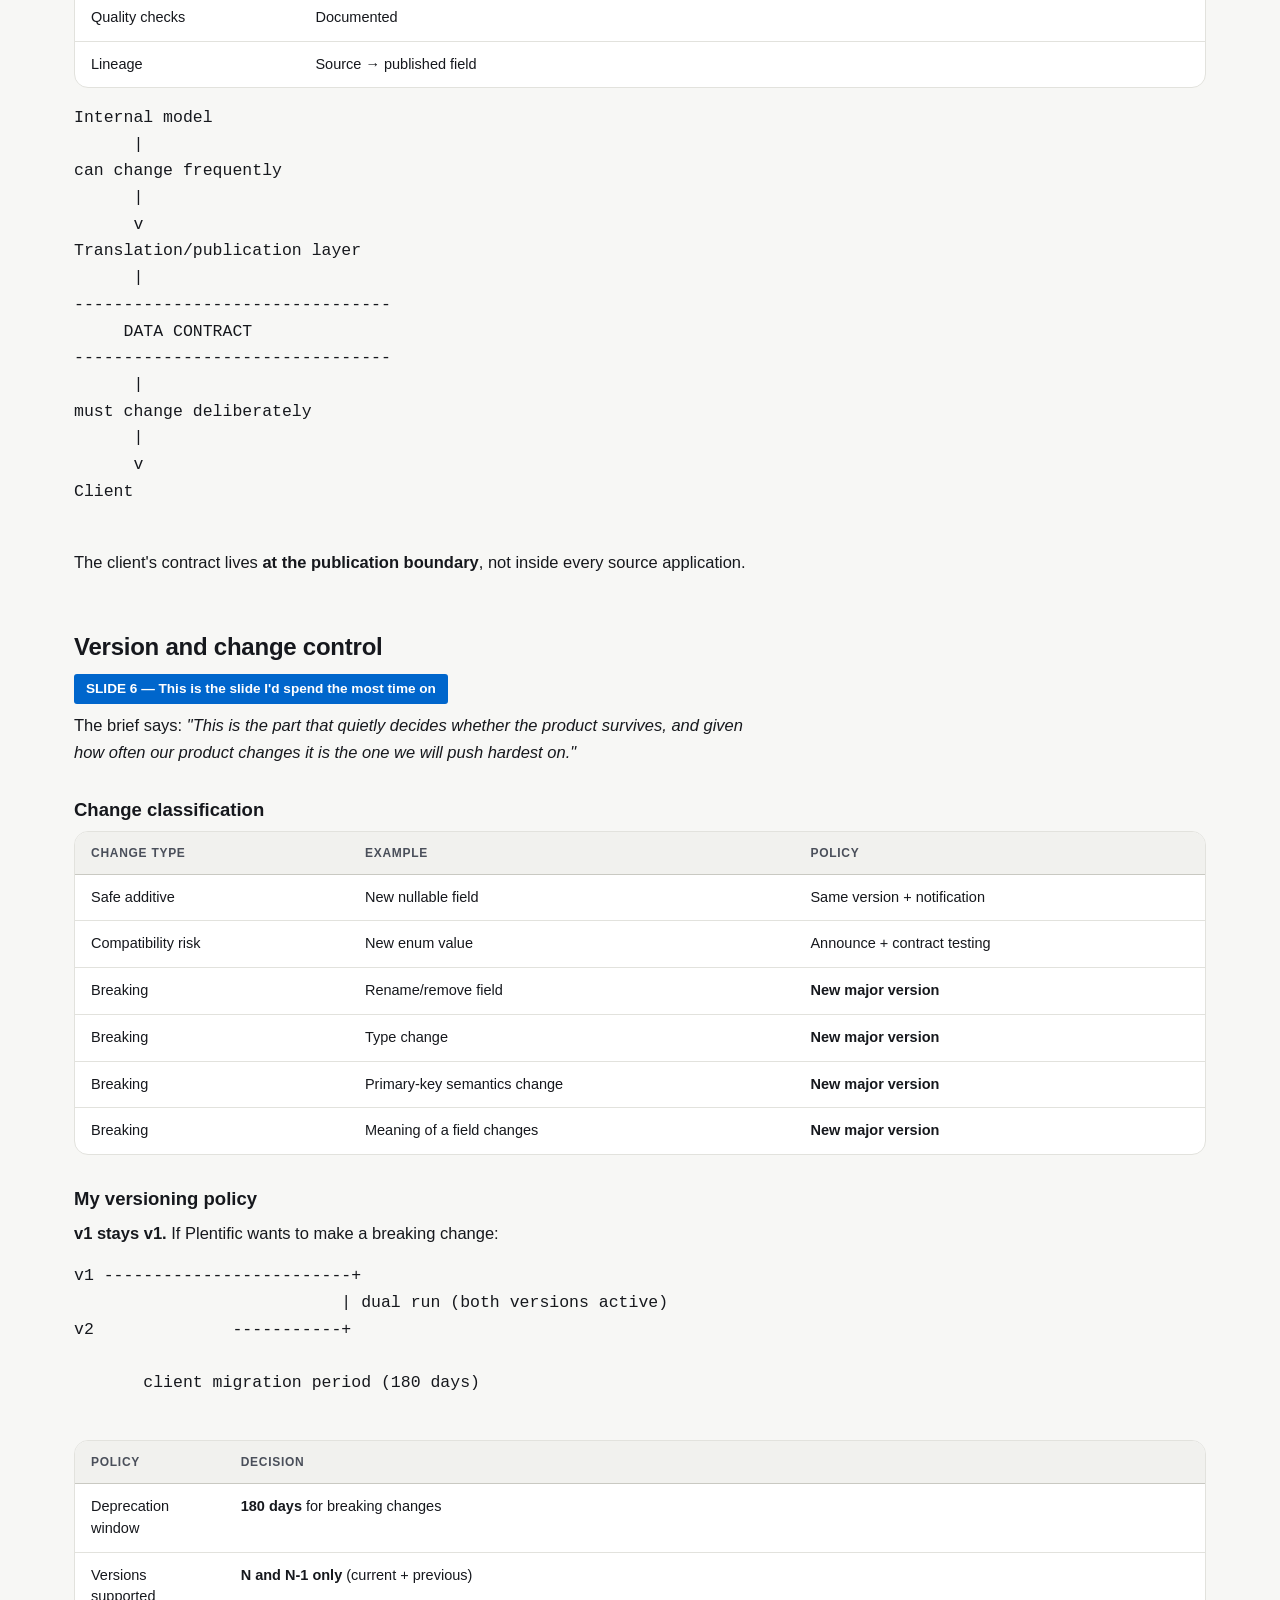
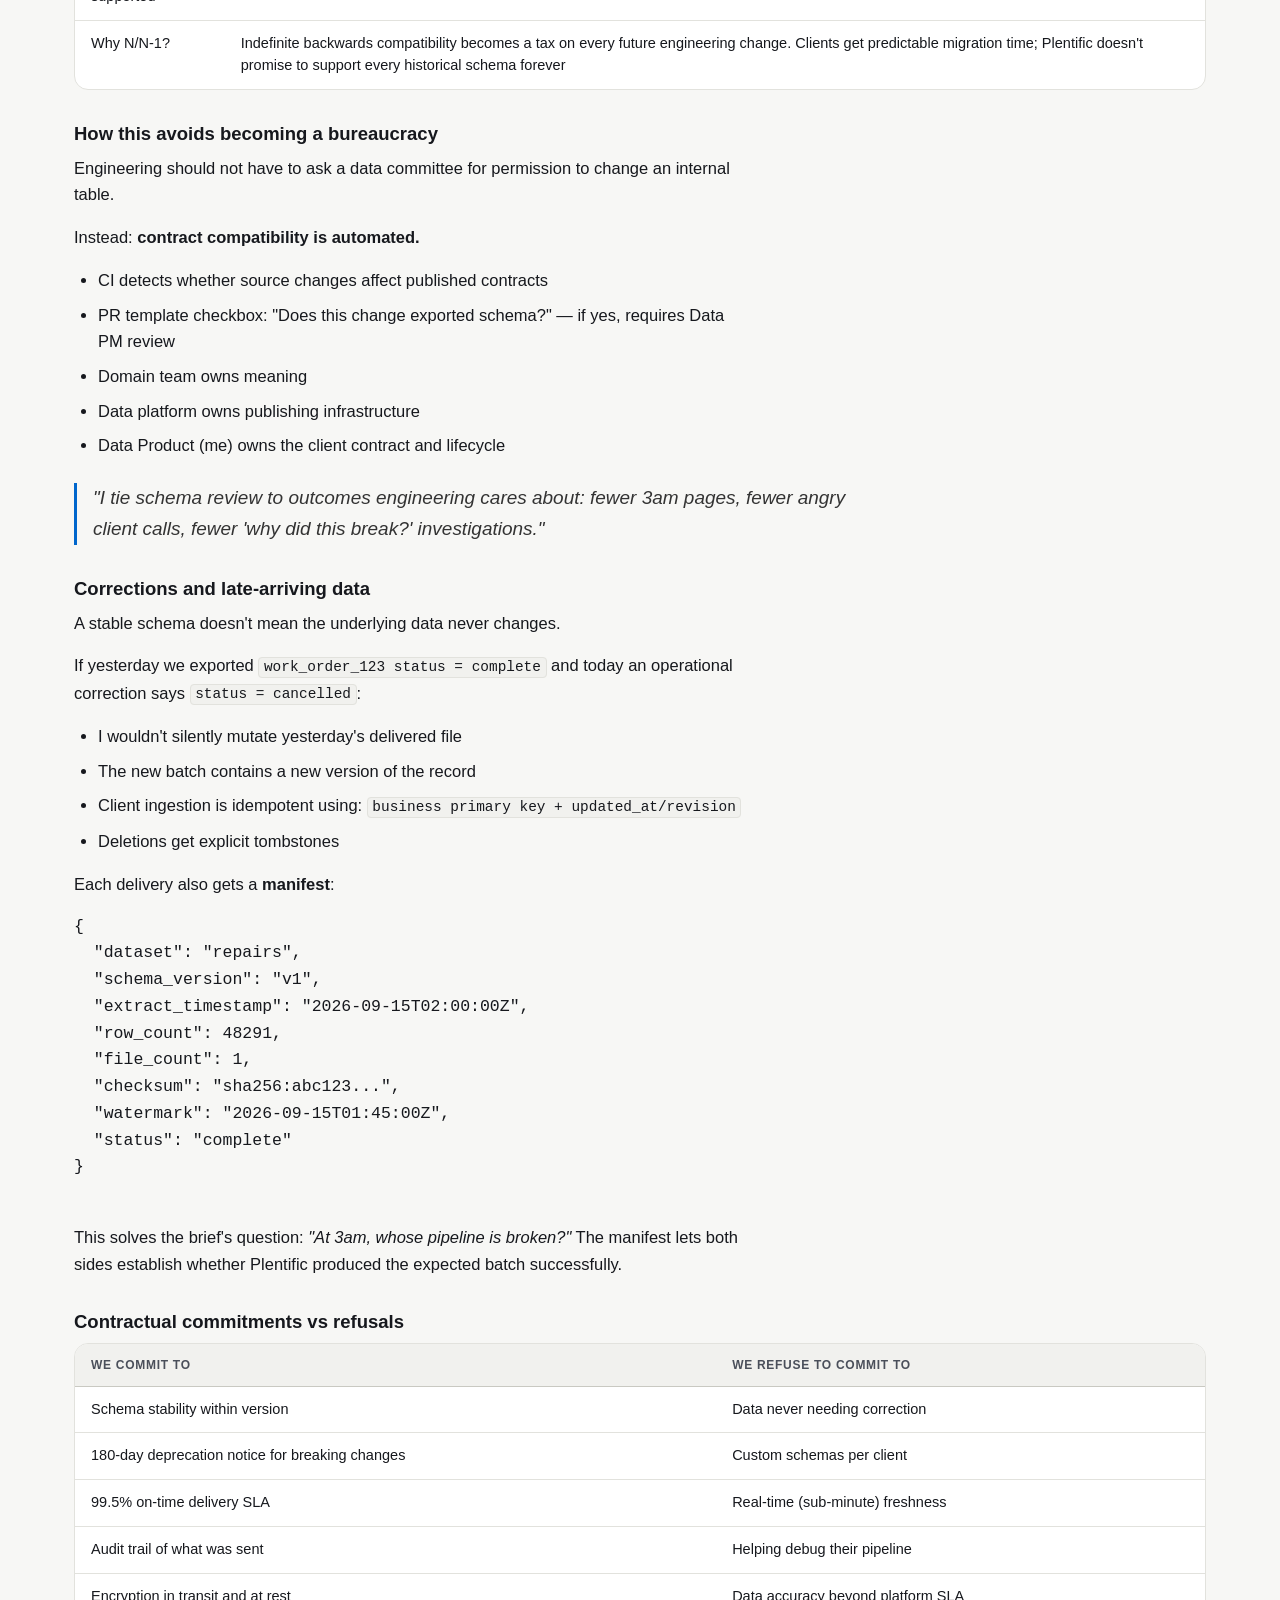
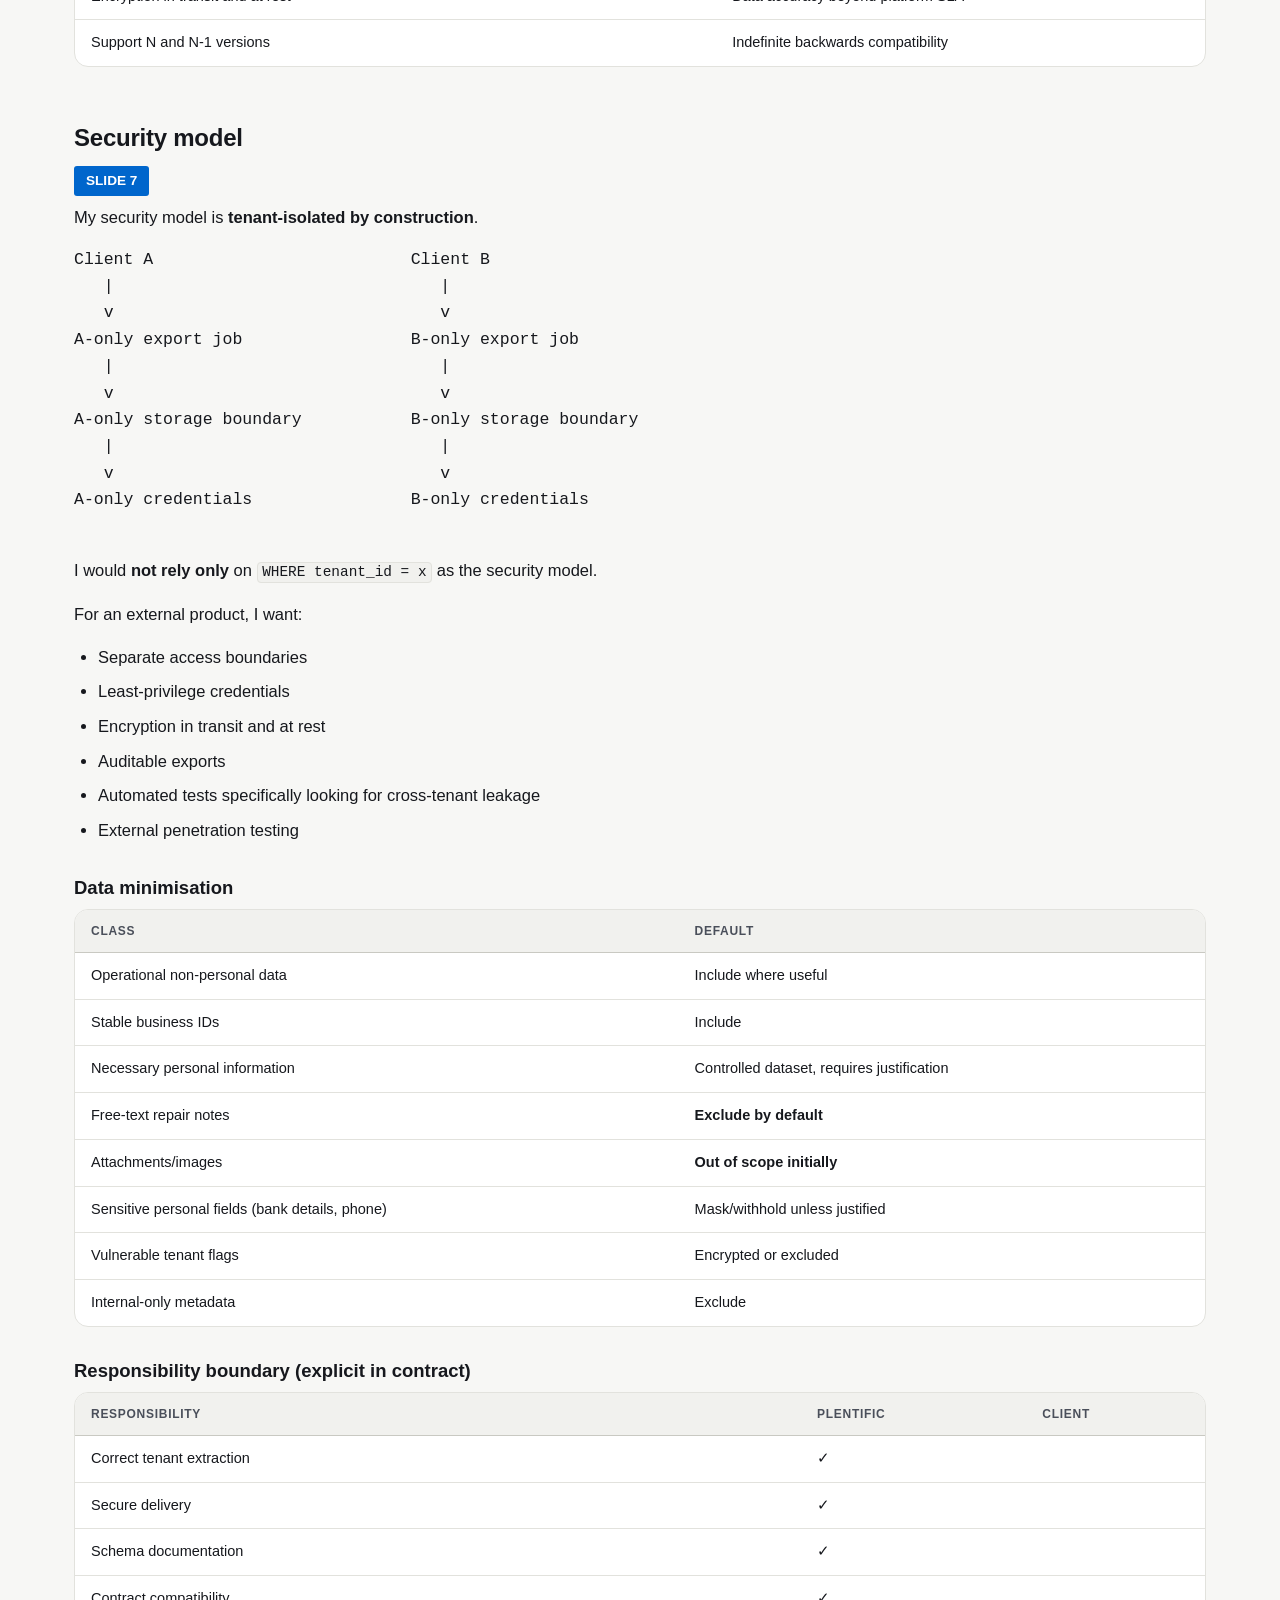
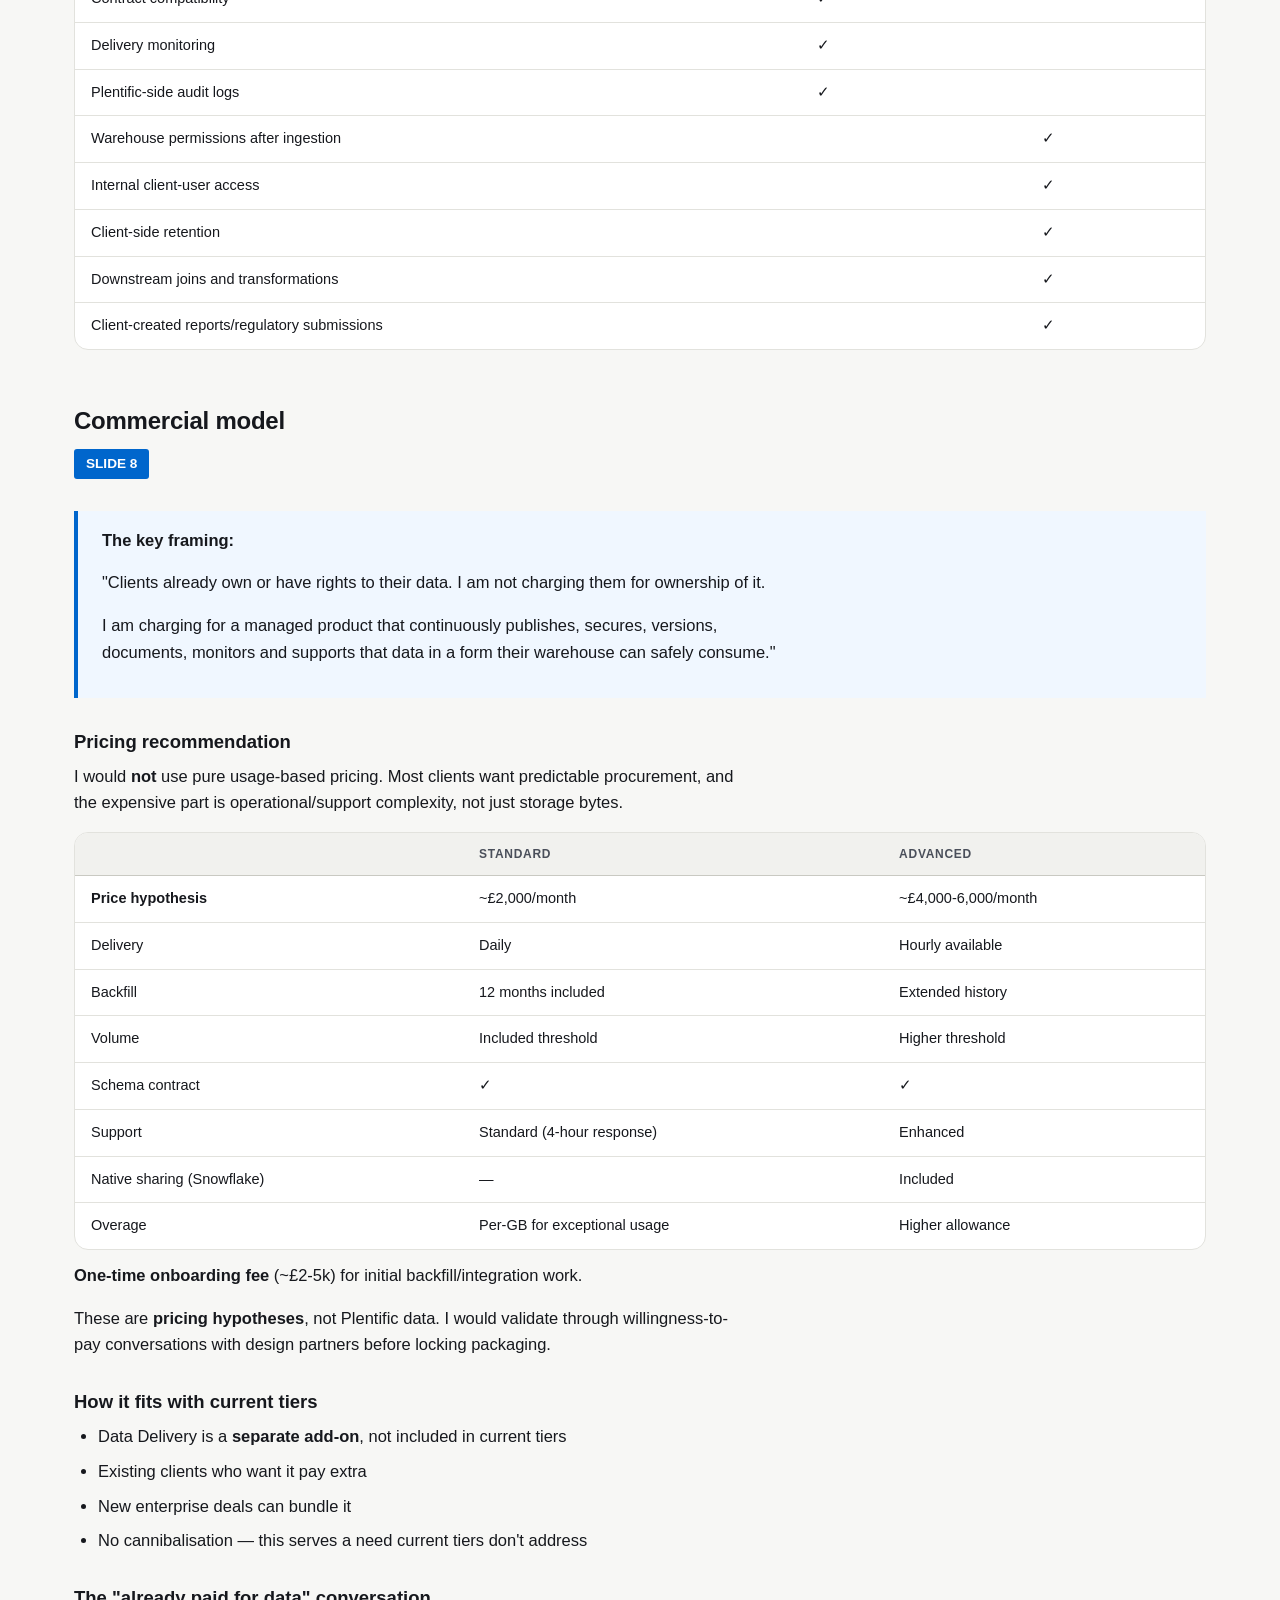
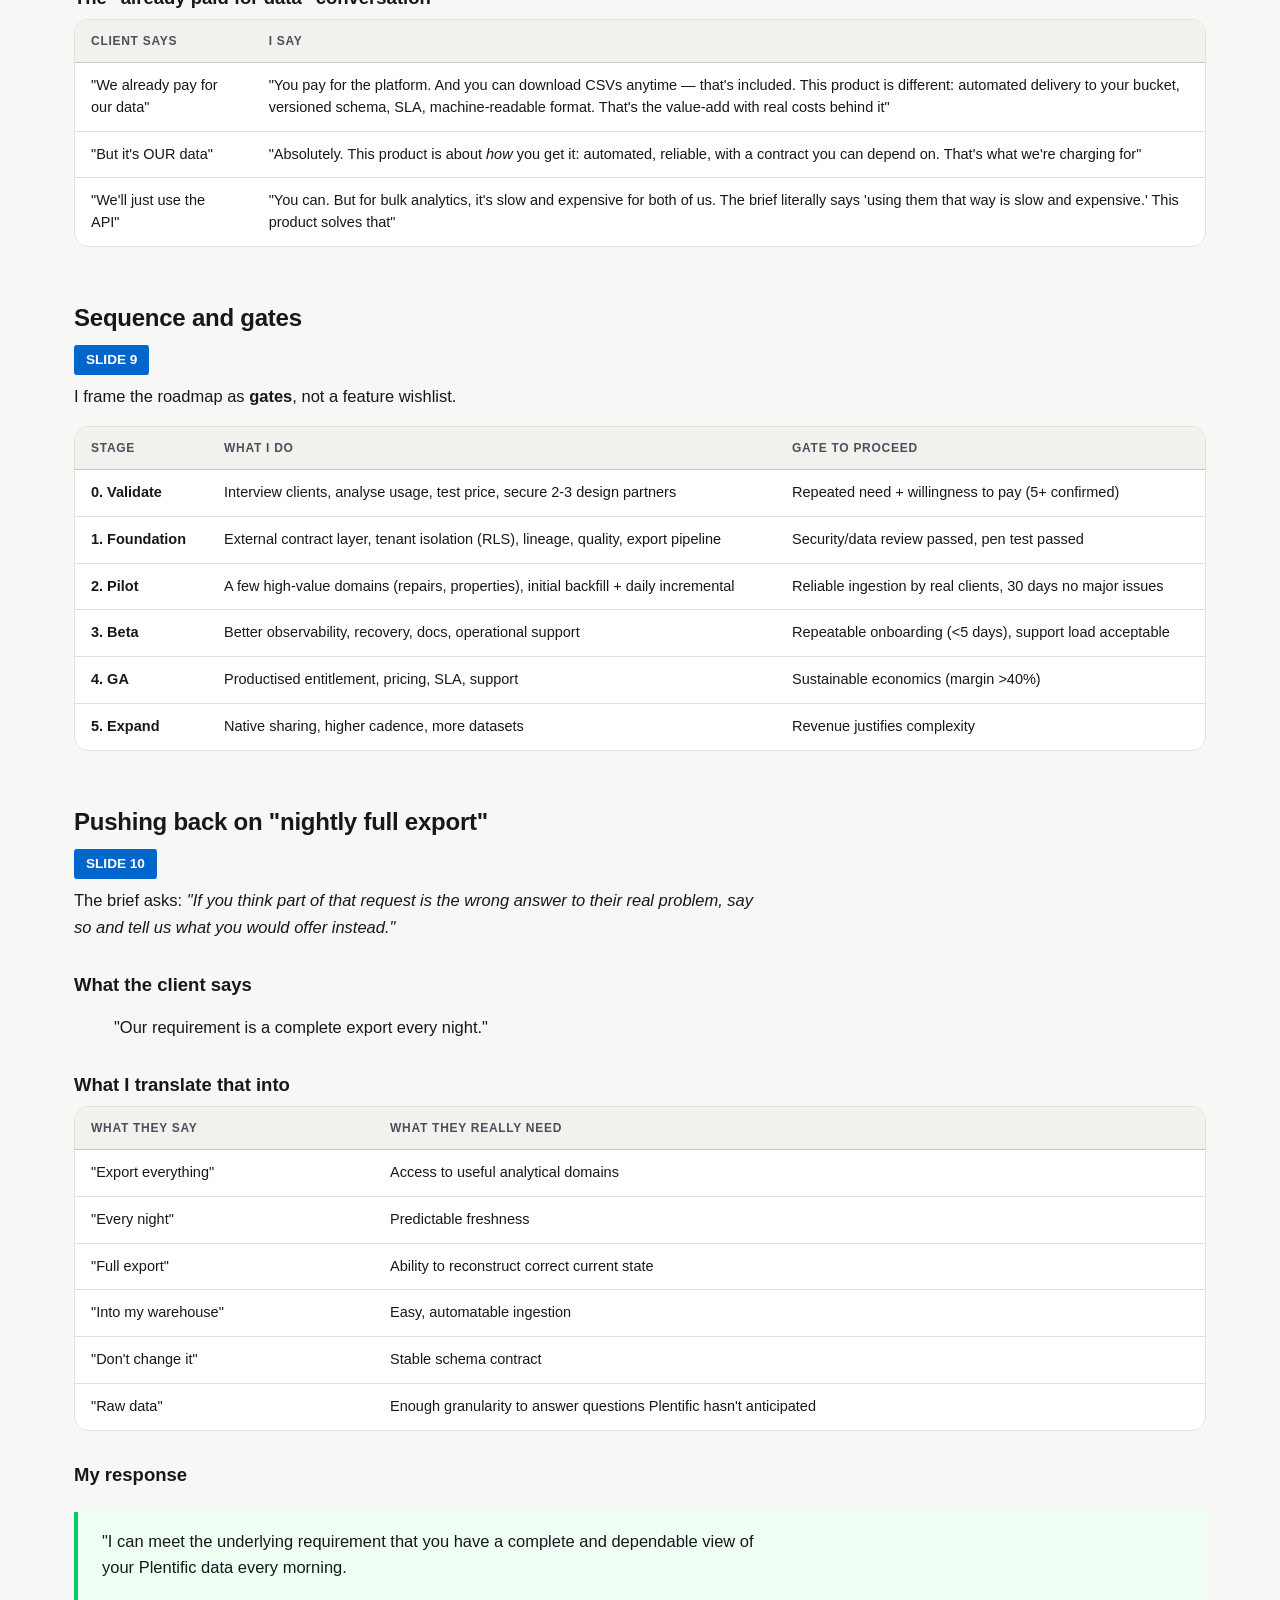
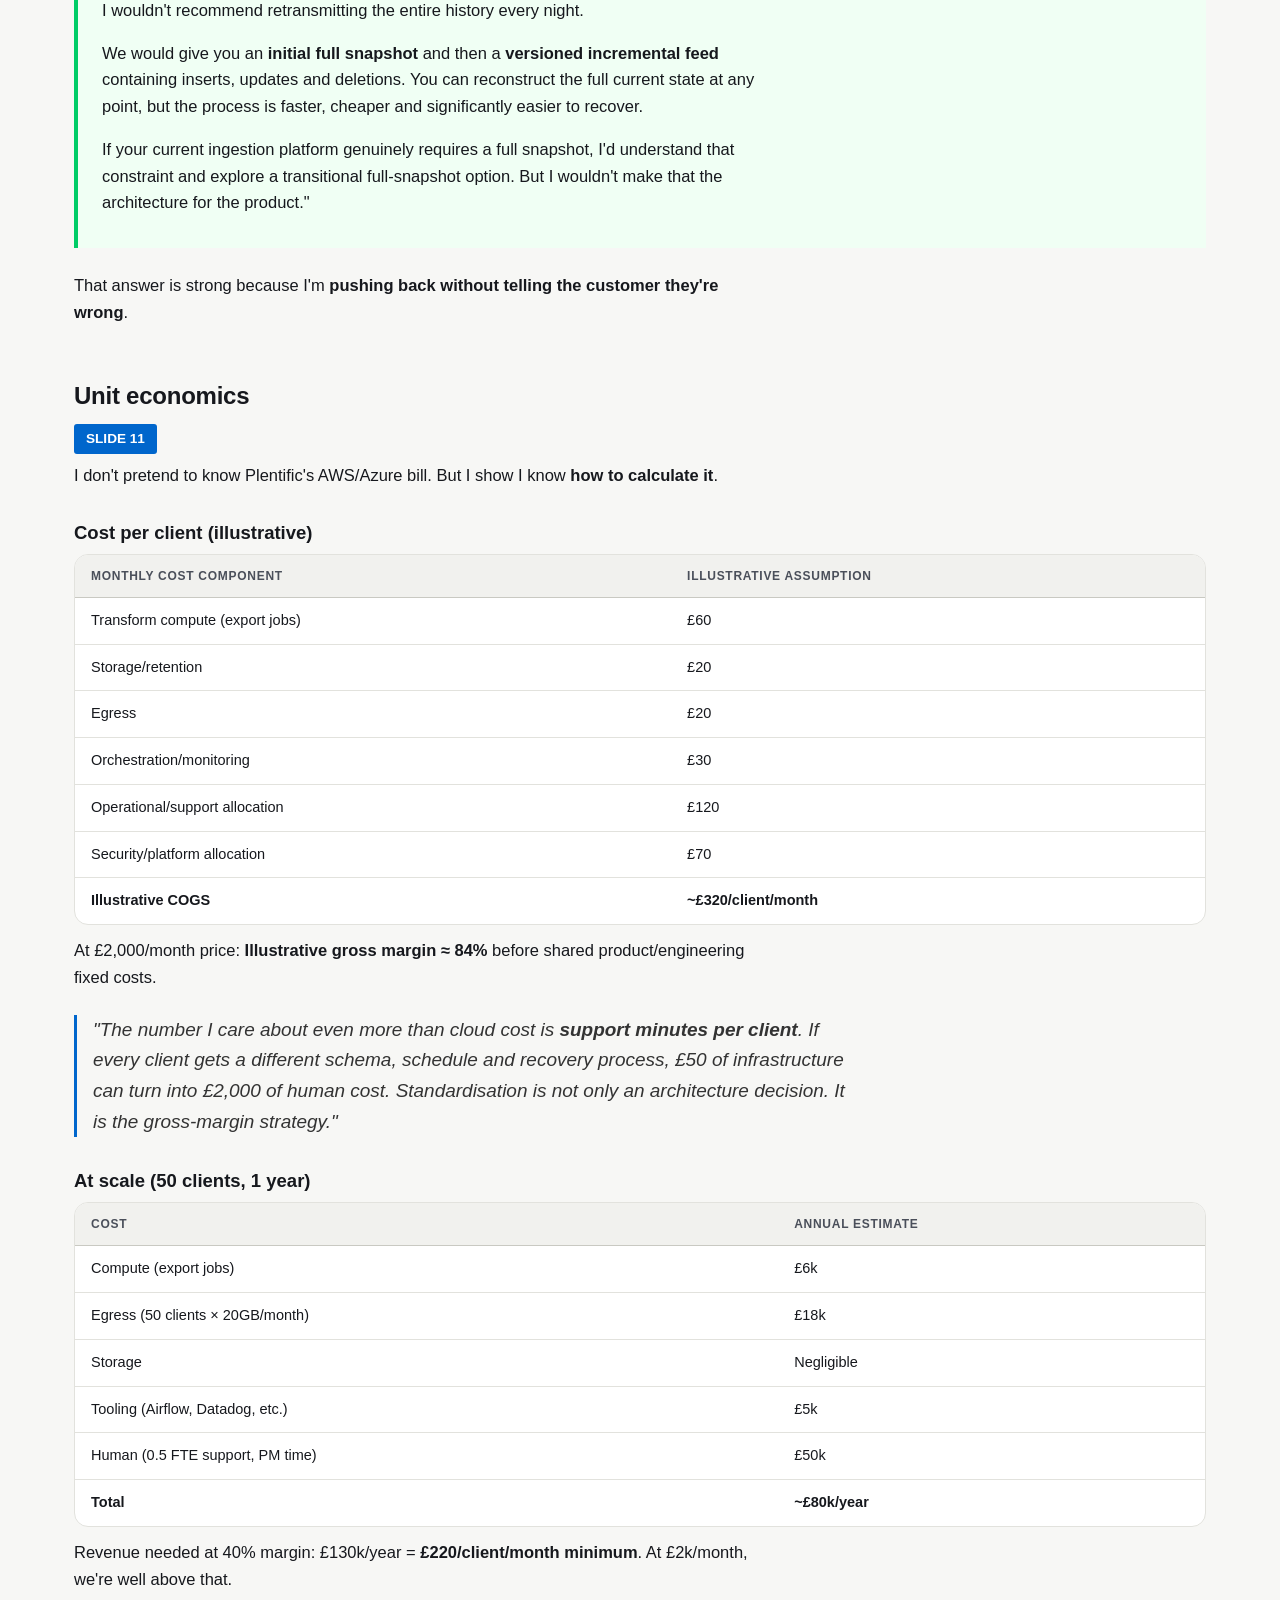
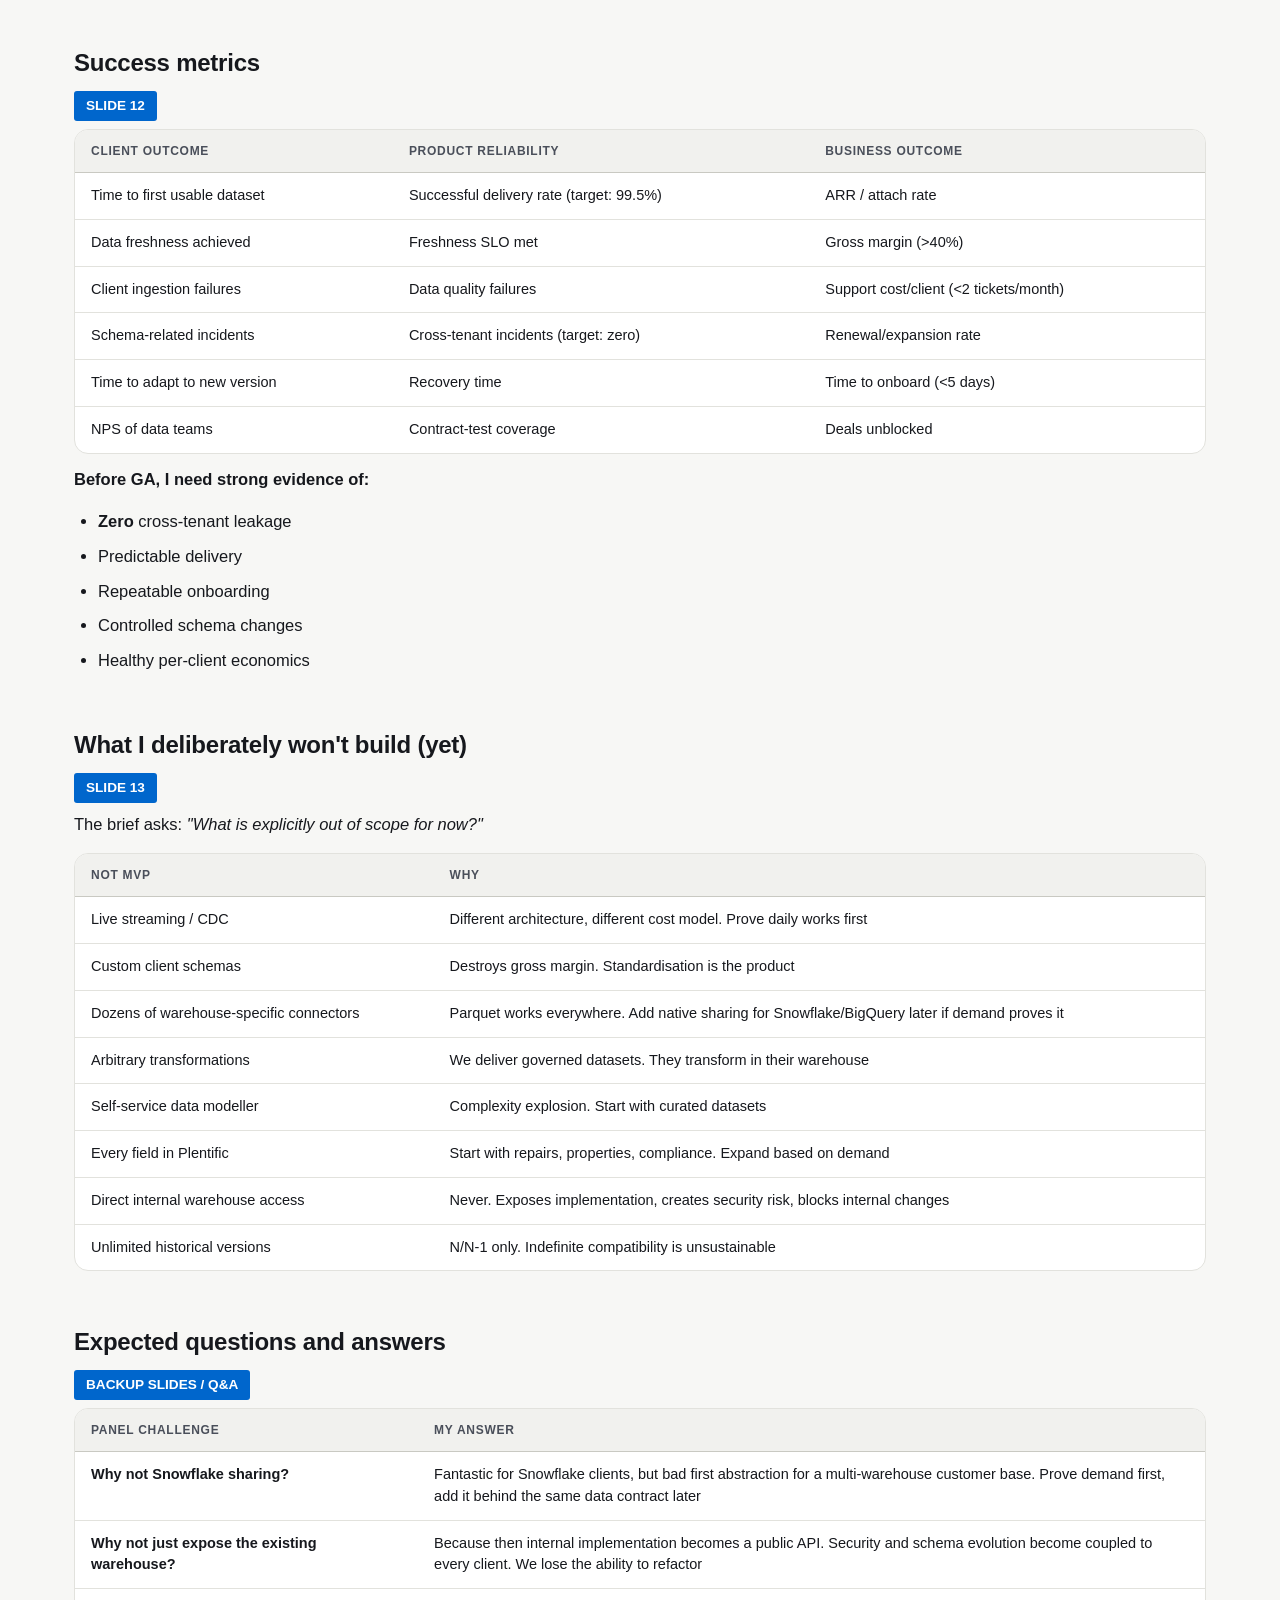
<file: docs/final-presentation.html>
<!doctype html>
<html lang="en-GB">
<head>
<meta charset="utf-8">
<meta name="viewport" content="width=device-width, initial-scale=1">
<meta name="robots" content="noindex, nofollow">
<title>Final Presentation &mdash; Plentific Data Delivery</title>
<link rel="stylesheet" href="assets/styles.css">
<style>
  .highlight-box {
    background: #f0f7ff;
    border-left: 4px solid #0066cc;
    padding: 1rem 1.5rem;
    margin: 1.5rem 0;
  }
  .highlight-box.warning {
    background: #fff8f0;
    border-left-color: #cc6600;
  }
  .highlight-box.success {
    background: #f0fff4;
    border-left-color: #00cc66;
  }
  .killer-line {
    font-size: 1.15em;
    font-style: italic;
    color: #333;
    border-left: 3px solid #0066cc;
    padding-left: 1rem;
    margin: 1.5rem 0;
  }
  .slide-marker {
    background: #0066cc;
    color: white;
    padding: 0.25rem 0.75rem;
    border-radius: 3px;
    font-size: 0.85rem;
    font-weight: 600;
    display: inline-block;
    margin-bottom: 0.5rem;
  }
</style>
</head>
<body>
<a class="skip-link" href="#main">Skip to content</a>

<header class="masthead">
  <div class="masthead-inner">
    <p class="masthead-title">Plentific &middot; Data PM case study</p>
    <p class="masthead-meta">Final presentation &mdash; Plentific Data Delivery</p>
  </div>
</header>

<nav class="site-nav" aria-label="Main">
  <div class="site-nav-inner">
    <a href="index.html">Problem understanding</a>
    <a href="solutions.html">Solution options</a>
    <a href="how-versioning-works.html">How versioning works</a>
    <a href="pm-interview-prep.html">PM interview prep</a>
    <a href="final-presentation.html" aria-current="page">Final presentation</a>
    <a href="prototype.html">Prototype</a>
  </div>
</nav>

<div class="shell shell-wide">
  <main class="content" id="main">

    <h1>Plentific Data Delivery</h1>
    <p class="lede">
      Trusted data in the client's warehouse. A stable interface between a product that changes quickly and clients who need pipelines that change slowly.
    </p>

    <nav class="toc" aria-label="Contents">
      <a href="#opening">Opening statement</a>
      <a href="#recommendation">My recommendation</a>
      <a href="#two-products">Two products, sequenced</a>
      <a href="#why-this">Why this approach</a>
      <a href="#contract">The schema contract</a>
      <a href="#versioning">Version and change control</a>
      <a href="#security">Security model</a>
      <a href="#commercial">Commercial model</a>
      <a href="#sequence">Sequence and gates</a>
      <a href="#pushback">Pushing back on "full export"</a>
      <a href="#economics">Unit economics</a>
      <a href="#metrics">Success metrics</a>
      <a href="#not-building">What I won't build</a>
      <a href="#questions">Expected questions</a>
      <a href="#final">Final recommendation</a>
    </nav>

    <!-- ============================================================ -->
    <h2 id="opening">Opening statement</h2>
    <p class="slide-marker">SLIDE 1</p>

    <div class="highlight-box">
      <p><strong>How I'd open the presentation:</strong></p>
      <p>
        "When I read the brief, I don't think the core product question is 'how do we batch export the warehouse?'
      </p>
      <p>
        I think the question is: <strong>how do we let clients build long-lived analytical pipelines against Plentific data without turning every future Plentific product change into a client outage?</strong>
      </p>
      <p>
        That leads me to separate the problem into two products.
      </p>
      <p>
        First, Plentific needs an internal publication layer that turns fast-changing internal data into governed, tenant-safe, stable external contracts.
      </p>
      <p>
        Second, on top of that, I would launch a client-facing Data Delivery product.
      </p>
      <p>
        The biggest mistake would be to interpret this as a file-transfer feature. The product isn't an export. The product is a <strong>stable data interface</strong>."
      </p>
    </div>

    <p class="killer-line">
      "The external schema is an API, even if the transport happens to be a file."
    </p>

    <!-- ============================================================ -->
    <h2 id="recommendation">My recommendation</h2>
    <p class="slide-marker">SLIDE 2</p>

    <p>Clients are asking for "a nightly batch export." Their actual need is <strong>dependable, governed access to Plentific data that their own pipelines can safely depend on.</strong></p>

    <div class="table-wrap">
      <table>
        <thead>
          <tr><th>Decision</th><th>Recommendation</th></tr>
        </thead>
        <tbody>
          <tr><td><strong>Product name</strong></td><td>Plentific Data Delivery</td></tr>
          <tr><td><strong>First customer</strong></td><td>Large housing associations with a data team + warehouse (e.g., Notting Hill Genesis, Peabody)</td></tr>
          <tr><td><strong>MVP delivery</strong></td><td>Initial historical snapshot + daily incremental Parquet files to secure cloud object storage</td></tr>
          <tr><td><strong>Data scope</strong></td><td>Governed, lightly modelled client-facing datasets: repairs, properties, compliance, work orders</td></tr>
          <tr><td><strong>Contract</strong></td><td>Stable external schema, explicitly versioned, 180-day deprecation for breaking changes</td></tr>
          <tr><td><strong>Internal prerequisite</strong></td><td>Tenant isolation (RLS), governance, lineage, quality, contract layer</td></tr>
          <tr><td><strong>Commercial model</strong></td><td>Paid module (~&pound;2k/month standard) with included usage/cadence, not pure consumption</td></tr>
          <tr><td><strong>Explicitly avoid</strong></td><td>Exposing internal warehouse, bespoke schemas, direct DB replicas, unlimited historical versions</td></tr>
        </tbody>
      </table>
    </div>

    <div class="highlight-box success">
      <p><strong>See the prototype:</strong> <a href="prototype.html">View the client portal prototype</a> &mdash; what clients would actually see when configuring and monitoring their data exports.</p>
    </div>

    <!-- ============================================================ -->
    <h2 id="two-products">Two products, sequenced deliberately</h2>
    <p class="slide-marker">SLIDE 3</p>

    <p>The brief says: <em>"There are really two products here, and part of what we are testing is whether you can see both and sequence them."</em></p>

    <pre>
             PRODUCT A: INTERNAL FOUNDATION
 +------------------------------------------------------+
 | Product data / Internal warehouse                    |
 |               |                                      |
 |               v                                      |
 | External publication models (client-facing schema)   |
 |               |                                      |
 |               v                                      |
 | Data contracts + quality + lineage + tenant controls |
 +------------------------------------------------------+
                         |
                    STABLE BOUNDARY
                         |
                         v
             PRODUCT B: CLIENT PRODUCT
 +------------------------------------------------------+
 | Versioned datasets                                   |
 | --> Secure delivery (S3, Azure Blob)                 |
 | --> Manifests / monitoring                           |
 | --> Documentation                                    |
 | --> Backfill / recovery                              |
 +------------------------------------------------------+
                         |
                         v
                 Client warehouse
                (Snowflake, Databricks, BigQuery, etc.)
    </pre>

    <p><strong>Product A enables Product B.</strong> The internal warehouse is an asset, but I would <strong>not expose it directly</strong>.</p>

    <div class="highlight-box warning">
      <p><strong>Why not expose the internal warehouse?</strong></p>
      <p>Because its schema represents Plentific's internal implementation. The moment clients depend on that schema:</p>
      <p><em>Internal refactoring becomes an externally breaking product change.</em></p>
      <p>That directly contradicts the brief's requirement that Plentific should remain able to ship rapidly.</p>
    </div>

    <h3>How I fund invisible platform work</h3>
    <p>I would not ask: "Can we spend six months rebuilding our data platform?"</p>
    <p>I would find <strong>2-3 paid design partners</strong>, agree the product proposition and price with them, and fund the minimum platform capability required to fulfil those commitments.</p>
    <p>That turns: <strong>platform investment &rarr; enterprise revenue enablement</strong></p>
    <p>Rather than: <strong>platform investment &rarr; internal technical programme</strong></p>

    <!-- ============================================================ -->
    <h2 id="why-this">Why this approach</h2>
    <p class="slide-marker">SLIDE 4</p>

    <div class="table-wrap">
      <table>
        <thead>
          <tr><th>Option</th><th>Strength</th><th>Problem</th><th>Decision</th></tr>
        </thead>
        <tbody>
          <tr>
            <td><strong>Object storage + Parquet</strong></td>
            <td>Cheap, scalable, typed, warehouse-neutral</td>
            <td>Client needs ingestion pipeline</td>
            <td><strong>MVP &mdash; start here</strong></td>
          </tr>
          <tr>
            <td>SFTP + CSV</td>
            <td>Familiar / legacy compatible</td>
            <td>Weak typing, larger files, awkward scaling</td>
            <td>Fallback only</td>
          </tr>
          <tr>
            <td>Snowflake/BigQuery native share</td>
            <td>Great client UX</td>
            <td>Platform-specific lock-in</td>
            <td>Phase 2 for matching clients</td>
          </tr>
          <tr>
            <td>Managed pipeline into client DB</td>
            <td>Minimal client work</td>
            <td>Credentials, support, connector explosion</td>
            <td>Not yet</td>
          </tr>
          <tr>
            <td>Public API for bulk</td>
            <td>Already exists</td>
            <td>Transactional, inefficient for analytics</td>
            <td>Wrong tool</td>
          </tr>
          <tr>
            <td>Direct internal warehouse access</td>
            <td>Fastest to launch</td>
            <td>Exposes internals + tenant/security/change risk</td>
            <td><strong>Never</strong></td>
          </tr>
        </tbody>
      </table>
    </div>

    <p class="killer-line">
      "I deliberately choose a boring transport and put the product differentiation into the contract, trust, governance and operability."
    </p>

    <h3>Why API is wrong for bulk extraction</h3>
    <p>The brief says: <em>"The APIs are transactional: built for integration and workflow, not for bulk analytical extraction. Using them that way is slow and expensive for both sides."</em></p>

    <div class="table-wrap">
      <table>
        <thead>
          <tr><th>Method</th><th>How it works</th><th>Time</th><th>Calls</th><th>Cost</th></tr>
        </thead>
        <tbody>
          <tr>
            <td><strong>API</strong></td>
            <td><code>GET /repairs?page=1</code>, ... page 10,000</td>
            <td>7+ hours (with rate limits)</td>
            <td>10,000</td>
            <td>High (compute per call)</td>
          </tr>
          <tr>
            <td><strong>File drop</strong></td>
            <td>One scheduled job writes <code>repairs.parquet</code></td>
            <td>5 minutes</td>
            <td>1 job</td>
            <td>Low (one query)</td>
          </tr>
        </tbody>
      </table>
    </div>

    <!-- ============================================================ -->
    <h2 id="contract">The schema contract is the product</h2>
    <p class="slide-marker">SLIDE 5</p>

    <p>Each published dataset gets an explicit contract:</p>

    <div class="table-wrap">
      <table>
        <thead>
          <tr><th>Contract element</th><th>Example</th></tr>
        </thead>
        <tbody>
          <tr><td>Stable entity</td><td><code>work_order</code></td></tr>
          <tr><td>Stable primary key</td><td><code>work_order_id</code></td></tr>
          <tr><td>Business meaning</td><td>Documented</td></tr>
          <tr><td>Type</td><td>Explicit (integer, string, timestamp)</td></tr>
          <tr><td>Nullability</td><td>Explicit</td></tr>
          <tr><td>Timestamp semantics</td><td><code>created_at</code> = source creation, <code>updated_at</code> = last business update, <code>exported_at</code> = publication time</td></tr>
          <tr><td>Delete handling</td><td>Tombstone / deleted flag</td></tr>
          <tr><td>Version</td><td><code>v1</code></td></tr>
          <tr><td>Quality checks</td><td>Documented</td></tr>
          <tr><td>Lineage</td><td>Source &rarr; published field</td></tr>
        </tbody>
      </table>
    </div>

    <pre>
Internal model
      |
can change frequently
      |
      v
Translation/publication layer
      |
--------------------------------
     DATA CONTRACT
--------------------------------
      |
must change deliberately
      |
      v
Client
    </pre>

    <p>The client's contract lives <strong>at the publication boundary</strong>, not inside every source application.</p>

    <!-- ============================================================ -->
    <h2 id="versioning">Version and change control</h2>
    <p class="slide-marker">SLIDE 6 &mdash; This is the slide I'd spend the most time on</p>

    <p>The brief says: <em>"This is the part that quietly decides whether the product survives, and given how often our product changes it is the one we will push hardest on."</em></p>

    <h3>Change classification</h3>
    <div class="table-wrap">
      <table>
        <thead>
          <tr><th>Change type</th><th>Example</th><th>Policy</th></tr>
        </thead>
        <tbody>
          <tr><td>Safe additive</td><td>New nullable field</td><td>Same version + notification</td></tr>
          <tr><td>Compatibility risk</td><td>New enum value</td><td>Announce + contract testing</td></tr>
          <tr><td>Breaking</td><td>Rename/remove field</td><td><strong>New major version</strong></td></tr>
          <tr><td>Breaking</td><td>Type change</td><td><strong>New major version</strong></td></tr>
          <tr><td>Breaking</td><td>Primary-key semantics change</td><td><strong>New major version</strong></td></tr>
          <tr><td>Breaking</td><td>Meaning of a field changes</td><td><strong>New major version</strong></td></tr>
        </tbody>
      </table>
    </div>

    <h3>My versioning policy</h3>
    <p><strong>v1 stays v1.</strong> If Plentific wants to make a breaking change:</p>
    <pre>
v1 -------------------------+
                           | dual run (both versions active)
v2              -----------+

       client migration period (180 days)
    </pre>

    <div class="table-wrap">
      <table>
        <thead>
          <tr><th>Policy</th><th>Decision</th></tr>
        </thead>
        <tbody>
          <tr><td>Deprecation window</td><td><strong>180 days</strong> for breaking changes</td></tr>
          <tr><td>Versions supported</td><td><strong>N and N-1 only</strong> (current + previous)</td></tr>
          <tr><td>Why N/N-1?</td><td>Indefinite backwards compatibility becomes a tax on every future engineering change. Clients get predictable migration time; Plentific doesn't promise to support every historical schema forever</td></tr>
        </tbody>
      </table>
    </div>

    <h3>How this avoids becoming a bureaucracy</h3>
    <p>Engineering should not have to ask a data committee for permission to change an internal table.</p>
    <p>Instead: <strong>contract compatibility is automated.</strong></p>
    <ul>
      <li>CI detects whether source changes affect published contracts</li>
      <li>PR template checkbox: "Does this change exported schema?" &mdash; if yes, requires Data PM review</li>
      <li>Domain team owns meaning</li>
      <li>Data platform owns publishing infrastructure</li>
      <li>Data Product (me) owns the client contract and lifecycle</li>
    </ul>

    <p class="killer-line">
      "I tie schema review to outcomes engineering cares about: fewer 3am pages, fewer angry client calls, fewer 'why did this break?' investigations."
    </p>

    <h3>Corrections and late-arriving data</h3>
    <p>A stable schema doesn't mean the underlying data never changes.</p>
    <p>If yesterday we exported <code>work_order_123 status = complete</code> and today an operational correction says <code>status = cancelled</code>:</p>
    <ul>
      <li>I wouldn't silently mutate yesterday's delivered file</li>
      <li>The new batch contains a new version of the record</li>
      <li>Client ingestion is idempotent using: <code>business primary key + updated_at/revision</code></li>
      <li>Deletions get explicit tombstones</li>
    </ul>

    <p>Each delivery also gets a <strong>manifest</strong>:</p>
    <pre>
{
  "dataset": "repairs",
  "schema_version": "v1",
  "extract_timestamp": "2026-09-15T02:00:00Z",
  "row_count": 48291,
  "file_count": 1,
  "checksum": "sha256:abc123...",
  "watermark": "2026-09-15T01:45:00Z",
  "status": "complete"
}
    </pre>

    <p>This solves the brief's question: <em>"At 3am, whose pipeline is broken?"</em> The manifest lets both sides establish whether Plentific produced the expected batch successfully.</p>

    <h3>Contractual commitments vs refusals</h3>
    <div class="table-wrap">
      <table>
        <thead>
          <tr><th>We commit to</th><th>We refuse to commit to</th></tr>
        </thead>
        <tbody>
          <tr><td>Schema stability within version</td><td>Data never needing correction</td></tr>
          <tr><td>180-day deprecation notice for breaking changes</td><td>Custom schemas per client</td></tr>
          <tr><td>99.5% on-time delivery SLA</td><td>Real-time (sub-minute) freshness</td></tr>
          <tr><td>Audit trail of what was sent</td><td>Helping debug their pipeline</td></tr>
          <tr><td>Encryption in transit and at rest</td><td>Data accuracy beyond platform SLA</td></tr>
          <tr><td>Support N and N-1 versions</td><td>Indefinite backwards compatibility</td></tr>
        </tbody>
      </table>
    </div>

    <!-- ============================================================ -->
    <h2 id="security">Security model</h2>
    <p class="slide-marker">SLIDE 7</p>

    <p>My security model is <strong>tenant-isolated by construction</strong>.</p>

    <pre>
Client A                          Client B
   |                                 |
   v                                 v
A-only export job                 B-only export job
   |                                 |
   v                                 v
A-only storage boundary           B-only storage boundary
   |                                 |
   v                                 v
A-only credentials                B-only credentials
    </pre>

    <p>I would <strong>not rely only</strong> on <code>WHERE tenant_id = x</code> as the security model.</p>
    <p>For an external product, I want:</p>
    <ul>
      <li>Separate access boundaries</li>
      <li>Least-privilege credentials</li>
      <li>Encryption in transit and at rest</li>
      <li>Auditable exports</li>
      <li>Automated tests specifically looking for cross-tenant leakage</li>
      <li>External penetration testing</li>
    </ul>

    <h3>Data minimisation</h3>
    <div class="table-wrap">
      <table>
        <thead>
          <tr><th>Class</th><th>Default</th></tr>
        </thead>
        <tbody>
          <tr><td>Operational non-personal data</td><td>Include where useful</td></tr>
          <tr><td>Stable business IDs</td><td>Include</td></tr>
          <tr><td>Necessary personal information</td><td>Controlled dataset, requires justification</td></tr>
          <tr><td>Free-text repair notes</td><td><strong>Exclude by default</strong></td></tr>
          <tr><td>Attachments/images</td><td><strong>Out of scope initially</strong></td></tr>
          <tr><td>Sensitive personal fields (bank details, phone)</td><td>Mask/withhold unless justified</td></tr>
          <tr><td>Vulnerable tenant flags</td><td>Encrypted or excluded</td></tr>
          <tr><td>Internal-only metadata</td><td>Exclude</td></tr>
        </tbody>
      </table>
    </div>

    <h3>Responsibility boundary (explicit in contract)</h3>
    <div class="table-wrap">
      <table>
        <thead>
          <tr><th>Responsibility</th><th>Plentific</th><th>Client</th></tr>
        </thead>
        <tbody>
          <tr><td>Correct tenant extraction</td><td>&check;</td><td></td></tr>
          <tr><td>Secure delivery</td><td>&check;</td><td></td></tr>
          <tr><td>Schema documentation</td><td>&check;</td><td></td></tr>
          <tr><td>Contract compatibility</td><td>&check;</td><td></td></tr>
          <tr><td>Delivery monitoring</td><td>&check;</td><td></td></tr>
          <tr><td>Plentific-side audit logs</td><td>&check;</td><td></td></tr>
          <tr><td>Warehouse permissions after ingestion</td><td></td><td>&check;</td></tr>
          <tr><td>Internal client-user access</td><td></td><td>&check;</td></tr>
          <tr><td>Client-side retention</td><td></td><td>&check;</td></tr>
          <tr><td>Downstream joins and transformations</td><td></td><td>&check;</td></tr>
          <tr><td>Client-created reports/regulatory submissions</td><td></td><td>&check;</td></tr>
        </tbody>
      </table>
    </div>

    <!-- ============================================================ -->
    <h2 id="commercial">Commercial model</h2>
    <p class="slide-marker">SLIDE 8</p>

    <div class="highlight-box">
      <p><strong>The key framing:</strong></p>
      <p>"Clients already own or have rights to their data. I am not charging them for ownership of it.</p>
      <p>I am charging for a managed product that continuously publishes, secures, versions, documents, monitors and supports that data in a form their warehouse can safely consume."</p>
    </div>

    <h3>Pricing recommendation</h3>
    <p>I would <strong>not</strong> use pure usage-based pricing. Most clients want predictable procurement, and the expensive part is operational/support complexity, not just storage bytes.</p>

    <div class="table-wrap">
      <table>
        <thead>
          <tr><th></th><th>Standard</th><th>Advanced</th></tr>
        </thead>
        <tbody>
          <tr><td><strong>Price hypothesis</strong></td><td>~&pound;2,000/month</td><td>~&pound;4,000-6,000/month</td></tr>
          <tr><td>Delivery</td><td>Daily</td><td>Hourly available</td></tr>
          <tr><td>Backfill</td><td>12 months included</td><td>Extended history</td></tr>
          <tr><td>Volume</td><td>Included threshold</td><td>Higher threshold</td></tr>
          <tr><td>Schema contract</td><td>&check;</td><td>&check;</td></tr>
          <tr><td>Support</td><td>Standard (4-hour response)</td><td>Enhanced</td></tr>
          <tr><td>Native sharing (Snowflake)</td><td>&mdash;</td><td>Included</td></tr>
          <tr><td>Overage</td><td>Per-GB for exceptional usage</td><td>Higher allowance</td></tr>
        </tbody>
      </table>
    </div>

    <p><strong>One-time onboarding fee</strong> (~&pound;2-5k) for initial backfill/integration work.</p>

    <p>These are <strong>pricing hypotheses</strong>, not Plentific data. I would validate through willingness-to-pay conversations with design partners before locking packaging.</p>

    <h3>How it fits with current tiers</h3>
    <ul>
      <li>Data Delivery is a <strong>separate add-on</strong>, not included in current tiers</li>
      <li>Existing clients who want it pay extra</li>
      <li>New enterprise deals can bundle it</li>
      <li>No cannibalisation &mdash; this serves a need current tiers don't address</li>
    </ul>

    <h3>The "already paid for data" conversation</h3>
    <div class="table-wrap">
      <table>
        <thead>
          <tr><th>Client says</th><th>I say</th></tr>
        </thead>
        <tbody>
          <tr>
            <td>"We already pay for our data"</td>
            <td>"You pay for the platform. And you can download CSVs anytime &mdash; that's included. This product is different: automated delivery to your bucket, versioned schema, SLA, machine-readable format. That's the value-add with real costs behind it"</td>
          </tr>
          <tr>
            <td>"But it's OUR data"</td>
            <td>"Absolutely. This product is about <em>how</em> you get it: automated, reliable, with a contract you can depend on. That's what we're charging for"</td>
          </tr>
          <tr>
            <td>"We'll just use the API"</td>
            <td>"You can. But for bulk analytics, it's slow and expensive for both of us. The brief literally says 'using them that way is slow and expensive.' This product solves that"</td>
          </tr>
        </tbody>
      </table>
    </div>

    <!-- ============================================================ -->
    <h2 id="sequence">Sequence and gates</h2>
    <p class="slide-marker">SLIDE 9</p>

    <p>I frame the roadmap as <strong>gates</strong>, not a feature wishlist.</p>

    <div class="table-wrap">
      <table>
        <thead>
          <tr><th>Stage</th><th>What I do</th><th>Gate to proceed</th></tr>
        </thead>
        <tbody>
          <tr>
            <td><strong>0. Validate</strong></td>
            <td>Interview clients, analyse usage, test price, secure 2-3 design partners</td>
            <td>Repeated need + willingness to pay (5+ confirmed)</td>
          </tr>
          <tr>
            <td><strong>1. Foundation</strong></td>
            <td>External contract layer, tenant isolation (RLS), lineage, quality, export pipeline</td>
            <td>Security/data review passed, pen test passed</td>
          </tr>
          <tr>
            <td><strong>2. Pilot</strong></td>
            <td>A few high-value domains (repairs, properties), initial backfill + daily incremental</td>
            <td>Reliable ingestion by real clients, 30 days no major issues</td>
          </tr>
          <tr>
            <td><strong>3. Beta</strong></td>
            <td>Better observability, recovery, docs, operational support</td>
            <td>Repeatable onboarding (&lt;5 days), support load acceptable</td>
          </tr>
          <tr>
            <td><strong>4. GA</strong></td>
            <td>Productised entitlement, pricing, SLA, support</td>
            <td>Sustainable economics (margin &gt;40%)</td>
          </tr>
          <tr>
            <td><strong>5. Expand</strong></td>
            <td>Native sharing, higher cadence, more datasets</td>
            <td>Revenue justifies complexity</td>
          </tr>
        </tbody>
      </table>
    </div>

    <!-- ============================================================ -->
    <h2 id="pushback">Pushing back on "nightly full export"</h2>
    <p class="slide-marker">SLIDE 10</p>

    <p>The brief asks: <em>"If you think part of that request is the wrong answer to their real problem, say so and tell us what you would offer instead."</em></p>

    <h3>What the client says</h3>
    <blockquote>"Our requirement is a complete export every night."</blockquote>

    <h3>What I translate that into</h3>
    <div class="table-wrap">
      <table>
        <thead>
          <tr><th>What they say</th><th>What they really need</th></tr>
        </thead>
        <tbody>
          <tr><td>"Export everything"</td><td>Access to useful analytical domains</td></tr>
          <tr><td>"Every night"</td><td>Predictable freshness</td></tr>
          <tr><td>"Full export"</td><td>Ability to reconstruct correct current state</td></tr>
          <tr><td>"Into my warehouse"</td><td>Easy, automatable ingestion</td></tr>
          <tr><td>"Don't change it"</td><td>Stable schema contract</td></tr>
          <tr><td>"Raw data"</td><td>Enough granularity to answer questions Plentific hasn't anticipated</td></tr>
        </tbody>
      </table>
    </div>

    <h3>My response</h3>
    <div class="highlight-box success">
      <p>"I can meet the underlying requirement that you have a complete and dependable view of your Plentific data every morning.</p>
      <p>I wouldn't recommend retransmitting the entire history every night.</p>
      <p>We would give you an <strong>initial full snapshot</strong> and then a <strong>versioned incremental feed</strong> containing inserts, updates and deletions. You can reconstruct the full current state at any point, but the process is faster, cheaper and significantly easier to recover.</p>
      <p>If your current ingestion platform genuinely requires a full snapshot, I'd understand that constraint and explore a transitional full-snapshot option. But I wouldn't make that the architecture for the product."</p>
    </div>

    <p>That answer is strong because I'm <strong>pushing back without telling the customer they're wrong</strong>.</p>

    <!-- ============================================================ -->
    <h2 id="economics">Unit economics</h2>
    <p class="slide-marker">SLIDE 11</p>

    <p>I don't pretend to know Plentific's AWS/Azure bill. But I show I know <strong>how to calculate it</strong>.</p>

    <h3>Cost per client (illustrative)</h3>
    <div class="table-wrap">
      <table>
        <thead>
          <tr><th>Monthly cost component</th><th>Illustrative assumption</th></tr>
        </thead>
        <tbody>
          <tr><td>Transform compute (export jobs)</td><td>&pound;60</td></tr>
          <tr><td>Storage/retention</td><td>&pound;20</td></tr>
          <tr><td>Egress</td><td>&pound;20</td></tr>
          <tr><td>Orchestration/monitoring</td><td>&pound;30</td></tr>
          <tr><td>Operational/support allocation</td><td>&pound;120</td></tr>
          <tr><td>Security/platform allocation</td><td>&pound;70</td></tr>
          <tr><td><strong>Illustrative COGS</strong></td><td><strong>~&pound;320/client/month</strong></td></tr>
        </tbody>
      </table>
    </div>

    <p>At &pound;2,000/month price: <strong>Illustrative gross margin &asymp; 84%</strong> before shared product/engineering fixed costs.</p>

    <p class="killer-line">
      "The number I care about even more than cloud cost is <strong>support minutes per client</strong>. If every client gets a different schema, schedule and recovery process, &pound;50 of infrastructure can turn into &pound;2,000 of human cost. Standardisation is not only an architecture decision. It is the gross-margin strategy."
    </p>

    <h3>At scale (50 clients, 1 year)</h3>
    <div class="table-wrap">
      <table>
        <thead>
          <tr><th>Cost</th><th>Annual estimate</th></tr>
        </thead>
        <tbody>
          <tr><td>Compute (export jobs)</td><td>&pound;6k</td></tr>
          <tr><td>Egress (50 clients &times; 20GB/month)</td><td>&pound;18k</td></tr>
          <tr><td>Storage</td><td>Negligible</td></tr>
          <tr><td>Tooling (Airflow, Datadog, etc.)</td><td>&pound;5k</td></tr>
          <tr><td>Human (0.5 FTE support, PM time)</td><td>&pound;50k</td></tr>
          <tr><td><strong>Total</strong></td><td><strong>~&pound;80k/year</strong></td></tr>
        </tbody>
      </table>
    </div>

    <p>Revenue needed at 40% margin: &pound;130k/year = <strong>&pound;220/client/month minimum</strong>. At &pound;2k/month, we're well above that.</p>

    <!-- ============================================================ -->
    <h2 id="metrics">Success metrics</h2>
    <p class="slide-marker">SLIDE 12</p>

    <div class="table-wrap">
      <table>
        <thead>
          <tr><th>Client outcome</th><th>Product reliability</th><th>Business outcome</th></tr>
        </thead>
        <tbody>
          <tr><td>Time to first usable dataset</td><td>Successful delivery rate (target: 99.5%)</td><td>ARR / attach rate</td></tr>
          <tr><td>Data freshness achieved</td><td>Freshness SLO met</td><td>Gross margin (&gt;40%)</td></tr>
          <tr><td>Client ingestion failures</td><td>Data quality failures</td><td>Support cost/client (&lt;2 tickets/month)</td></tr>
          <tr><td>Schema-related incidents</td><td>Cross-tenant incidents (target: zero)</td><td>Renewal/expansion rate</td></tr>
          <tr><td>Time to adapt to new version</td><td>Recovery time</td><td>Time to onboard (&lt;5 days)</td></tr>
          <tr><td>NPS of data teams</td><td>Contract-test coverage</td><td>Deals unblocked</td></tr>
        </tbody>
      </table>
    </div>

    <p><strong>Before GA, I need strong evidence of:</strong></p>
    <ul>
      <li><strong>Zero</strong> cross-tenant leakage</li>
      <li>Predictable delivery</li>
      <li>Repeatable onboarding</li>
      <li>Controlled schema changes</li>
      <li>Healthy per-client economics</li>
    </ul>

    <!-- ============================================================ -->
    <h2 id="not-building">What I deliberately won't build (yet)</h2>
    <p class="slide-marker">SLIDE 13</p>

    <p>The brief asks: <em>"What is explicitly out of scope for now?"</em></p>

    <div class="table-wrap">
      <table>
        <thead>
          <tr><th>Not MVP</th><th>Why</th></tr>
        </thead>
        <tbody>
          <tr><td>Live streaming / CDC</td><td>Different architecture, different cost model. Prove daily works first</td></tr>
          <tr><td>Custom client schemas</td><td>Destroys gross margin. Standardisation is the product</td></tr>
          <tr><td>Dozens of warehouse-specific connectors</td><td>Parquet works everywhere. Add native sharing for Snowflake/BigQuery later if demand proves it</td></tr>
          <tr><td>Arbitrary transformations</td><td>We deliver governed datasets. They transform in their warehouse</td></tr>
          <tr><td>Self-service data modeller</td><td>Complexity explosion. Start with curated datasets</td></tr>
          <tr><td>Every field in Plentific</td><td>Start with repairs, properties, compliance. Expand based on demand</td></tr>
          <tr><td>Direct internal warehouse access</td><td>Never. Exposes implementation, creates security risk, blocks internal changes</td></tr>
          <tr><td>Unlimited historical versions</td><td>N/N-1 only. Indefinite compatibility is unsustainable</td></tr>
        </tbody>
      </table>
    </div>

    <!-- ============================================================ -->
    <h2 id="questions">Expected questions and answers</h2>
    <p class="slide-marker">BACKUP SLIDES / Q&amp;A</p>

    <div class="table-wrap">
      <table>
        <thead>
          <tr><th>Panel challenge</th><th>My answer</th></tr>
        </thead>
        <tbody>
          <tr>
            <td><strong>Why not Snowflake sharing?</strong></td>
            <td>Fantastic for Snowflake clients, but bad first abstraction for a multi-warehouse customer base. Prove demand first, add it behind the same data contract later</td>
          </tr>
          <tr>
            <td><strong>Why not just expose the existing warehouse?</strong></td>
            <td>Because then internal implementation becomes a public API. Security and schema evolution become coupled to every client. We lose the ability to refactor</td>
          </tr>
          <tr>
            <td><strong>Why not use the API?</strong></td>
            <td>It's transactional, not analytical. 10,000 API calls vs 1 file export. The brief already says it's slow and expensive for both sides</td>
          </tr>
          <tr>
            <td><strong>Why Parquet rather than CSV?</strong></td>
            <td>Typed, compressed, analytical, cheap to process, broadly compatible. CSV/SFTP can remain an exception for legacy clients</td>
          </tr>
          <tr>
            <td><strong>What if clients insist on hourly?</strong></td>
            <td>Make freshness an explicit product tier. Don't make every customer subsidise the operating cost of hourly delivery</td>
          </tr>
          <tr>
            <td><strong>What happens when engineering removes a field?</strong></td>
            <td>Internal field changes freely; published contract doesn't. Translate internally, or release v2 and dual-run with 180-day migration</td></tr>
          <tr>
            <td><strong>What if supporting v1 gets expensive?</strong></td>
            <td>Explicit support lifetime and N/N-1 policy. Compatibility is a promise, not immortality</td>
          </tr>
          <tr>
            <td><strong>Who owns schema?</strong></td>
            <td>Data Product (me) owns external contract and lifecycle. Domain teams own source semantics. Data Platform owns publishing infrastructure</td>
          </tr>
          <tr>
            <td><strong>What scares you most?</strong></td>
            <td>Not cloud compute. Cross-tenant leakage first; uncontrolled bespoke variation second; unbounded backwards compatibility third</td>
          </tr>
          <tr>
            <td><strong>What would cause you to stop the project?</strong></td>
            <td>If discovery shows demand is a handful of bespoke requests with insufficient willingness to pay for a standardised product</td>
          </tr>
          <tr>
            <td><strong>Why should clients pay for their own data?</strong></td>
            <td>They're not paying for ownership. They're paying for the managed interface, delivery, reliability, security and backwards compatibility</td>
          </tr>
          <tr>
            <td><strong>What would you validate first?</strong></td>
            <td>Demand concentration, top datasets, acceptable latency, client warehouse technologies, security expectations, volumes, willingness to pay, current cost of bespoke work</td>
          </tr>
          <tr>
            <td><strong>Our eng team hates process. How do you make this stick?</strong></td>
            <td>Don't frame it as process. Frame it as protection. "This PR check saves you from a 3am page." Tie it to outcomes they care about. Keep it lightweight</td>
          </tr>
          <tr>
            <td><strong>What if we tried versioning before and it failed?</strong></td>
            <td>Usually it's process failure, not tech failure. No enforcement = people bypass it. The fix is tying schema review to outcomes: fewer incidents, fewer support calls</td>
          </tr>
          <tr>
            <td><strong>A client wants custom fields. Now what?</strong></td>
            <td>Three options: (1) If useful to many, add to standard scope. (2) If truly custom, quote separately. (3) If not feasible, say no. We don't expand scope for free</td>
          </tr>
        </tbody>
      </table>
    </div>

    <!-- ============================================================ -->
    <h2 id="final">Final recommendation</h2>
    <p class="slide-marker">FINAL SLIDE</p>

    <pre>
DON'T
  Expose Plentific's warehouse
        |
        v
DO
  Create a stable external data contract
        |
        v
DELIVER
  Daily incremental open-format datasets
        |
        v
PROTECT
  Tenant isolation + governance + versioning
        |
        v
MONETISE
  Platform module with cadence/volume allowances
        |
        v
EXPAND
  Native sharing and higher freshness only when demand proves it
    </pre>

    <div class="highlight-box success">
      <p style="font-size: 1.2em; text-align: center; margin: 0;">
        <strong>Plentific keeps moving quickly.<br>
        Clients get an interface they can trust.</strong>
      </p>
    </div>

    <h3>Why I weighted version control highest</h3>
    <ul>
      <li>Least reversible decision</li>
      <li>Already proven in Plentific's API (dated versions: 2020, 2021, 2023)</li>
      <li>Touches all four registers (product, engineering, commercial, governance)</li>
      <li>The question that decides if the product survives</li>
    </ul>

    <h3>Competitor context</h3>
    <p>Competitors (Fixflo, Civica, MRI, Yardi) offer manual CSV downloads and transactional APIs. <strong>No one offers automated file drops with versioned schemas and SLAs.</strong> Plentific already has API versioning &mdash; extending it to bulk data is a 6-12 month head start.</p>

  </main>
</div>

<footer class="site-footer">
  <p>&copy; 2026 Tanu Jain &middot; Plentific Data PM case study</p>
</footer>
</body>
</html>
</file>
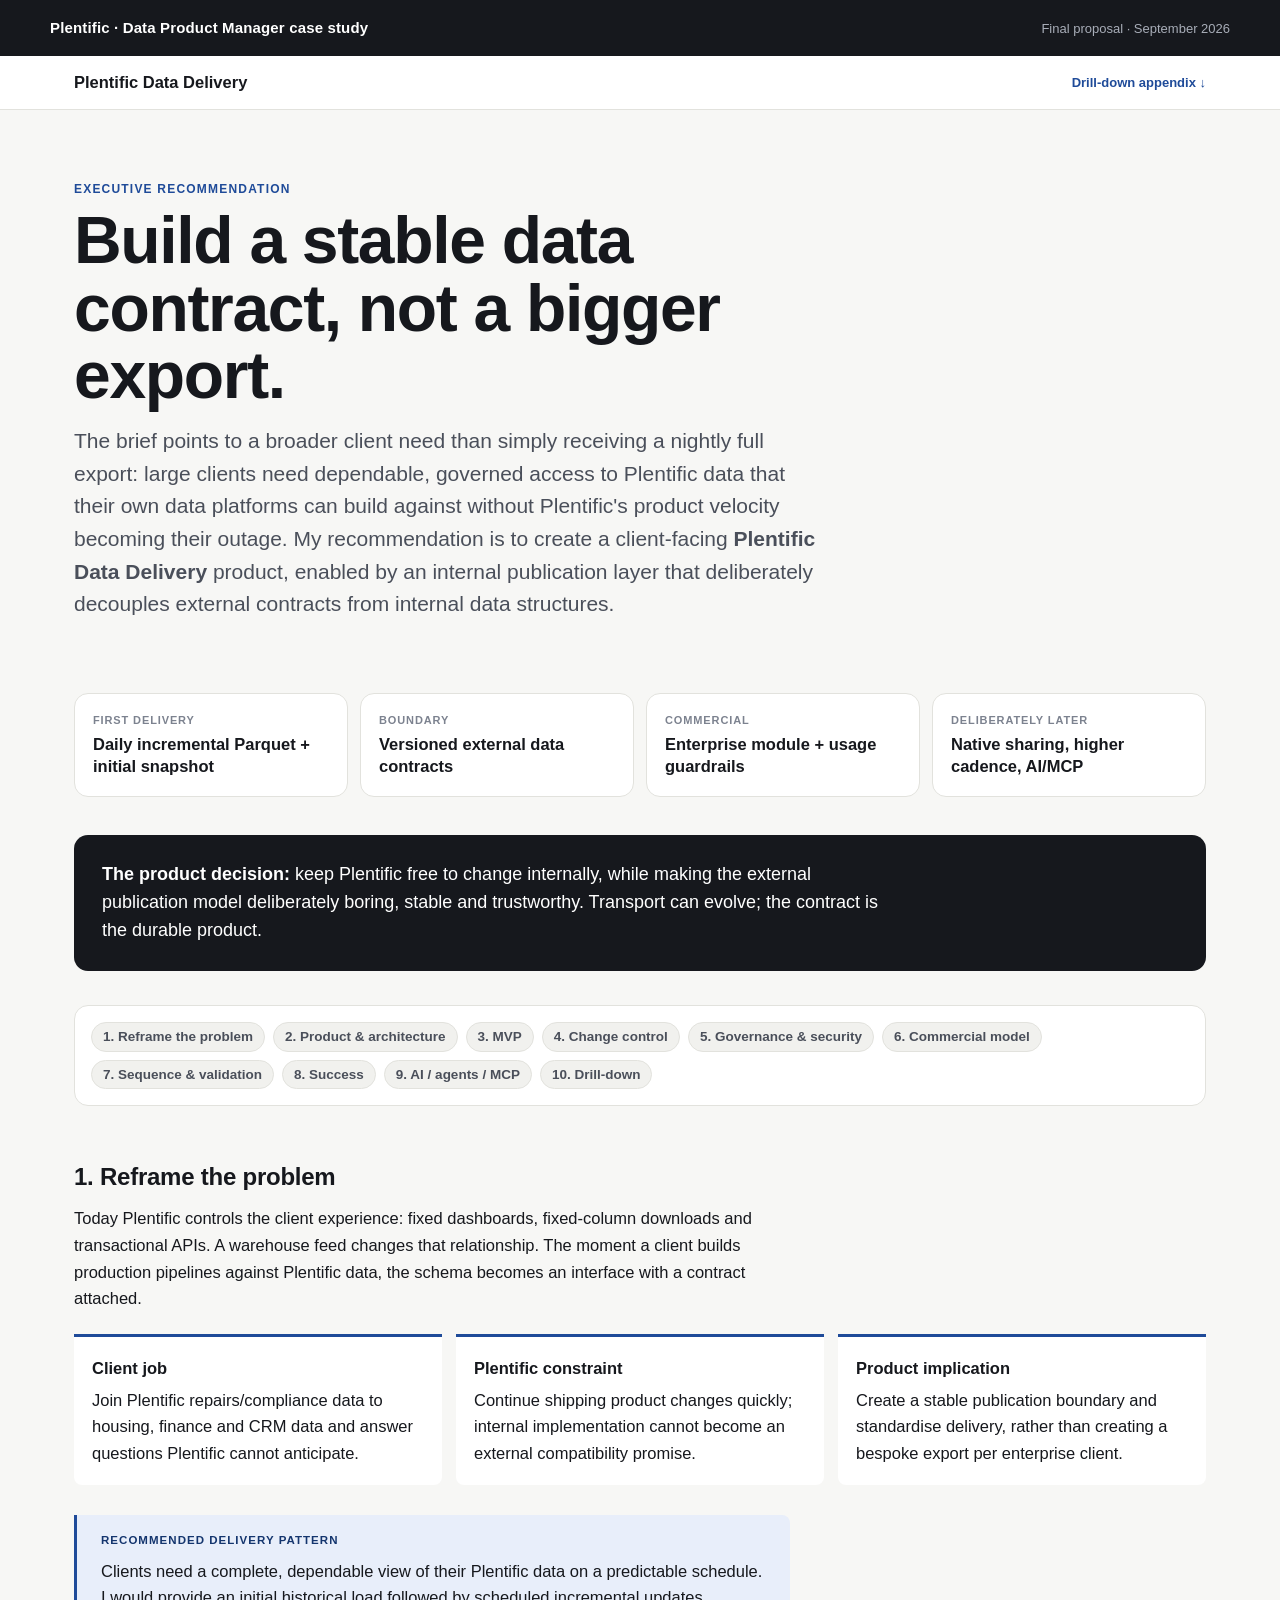
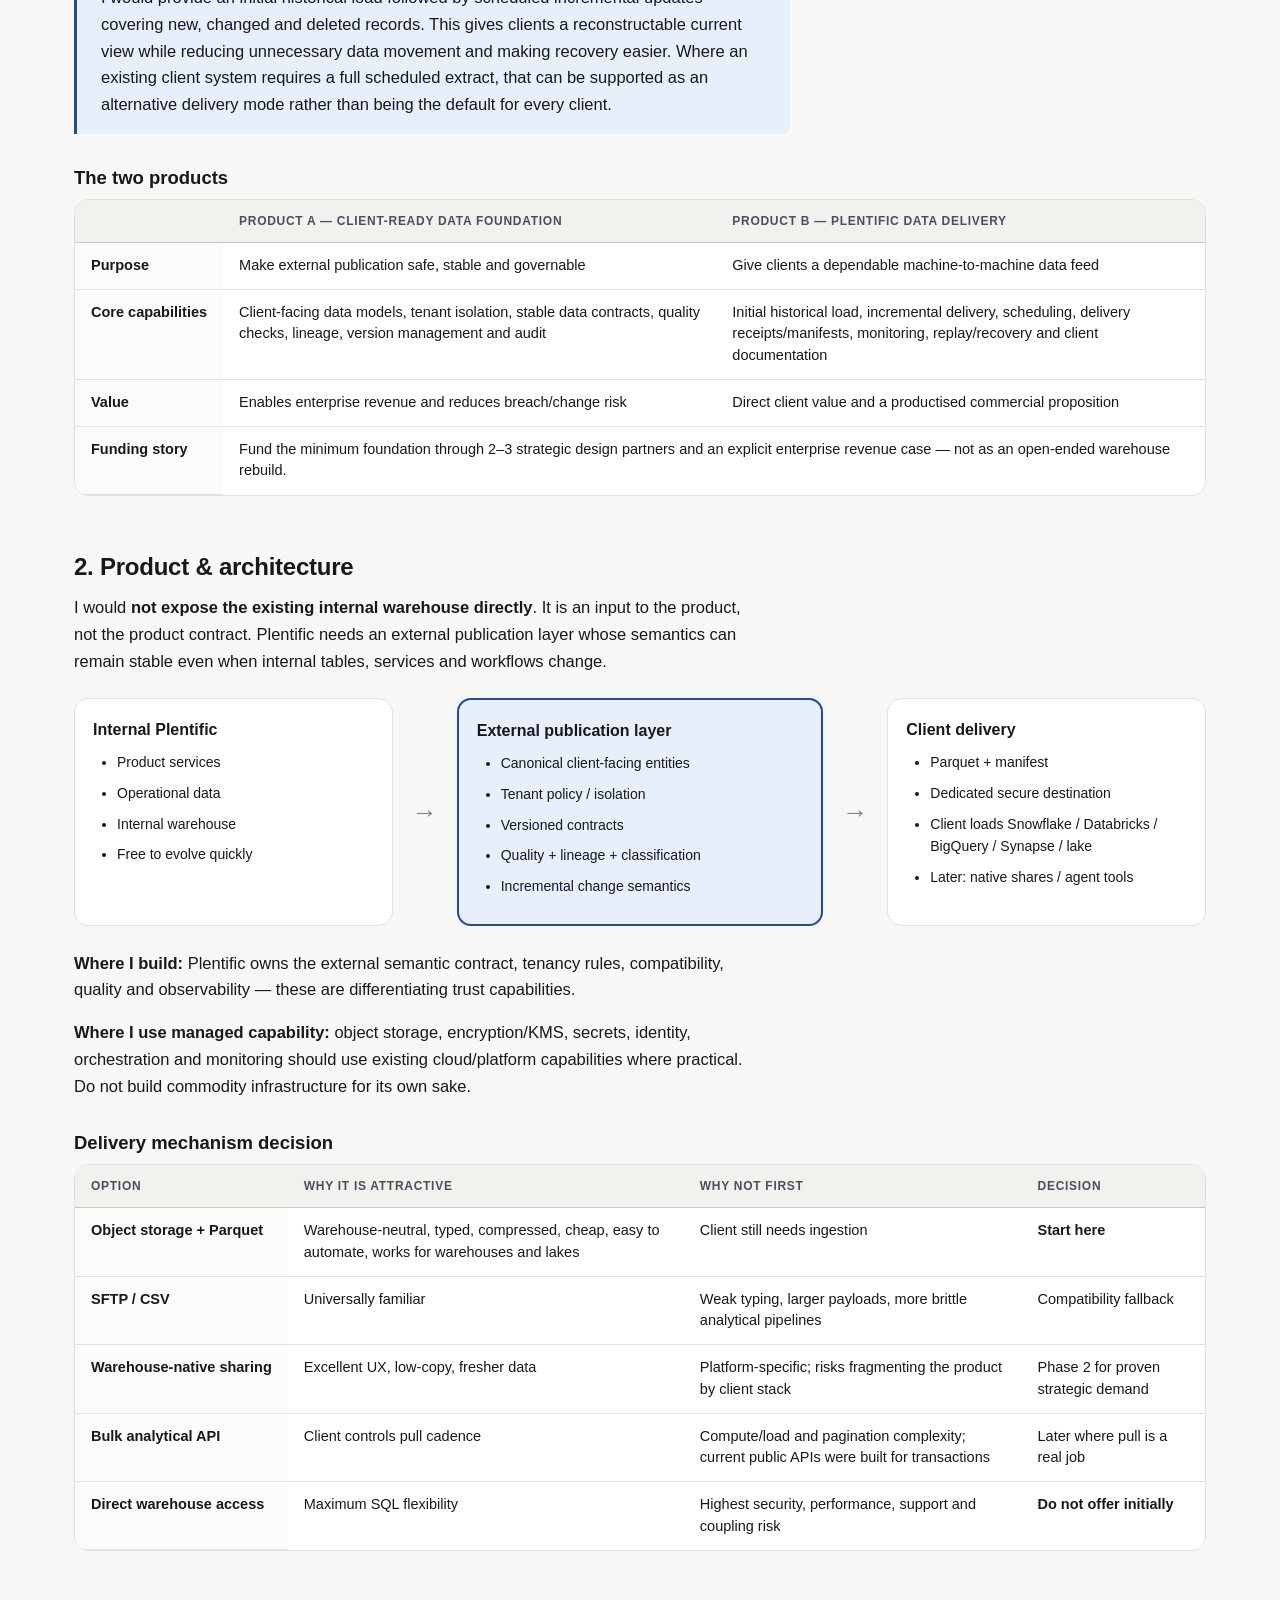
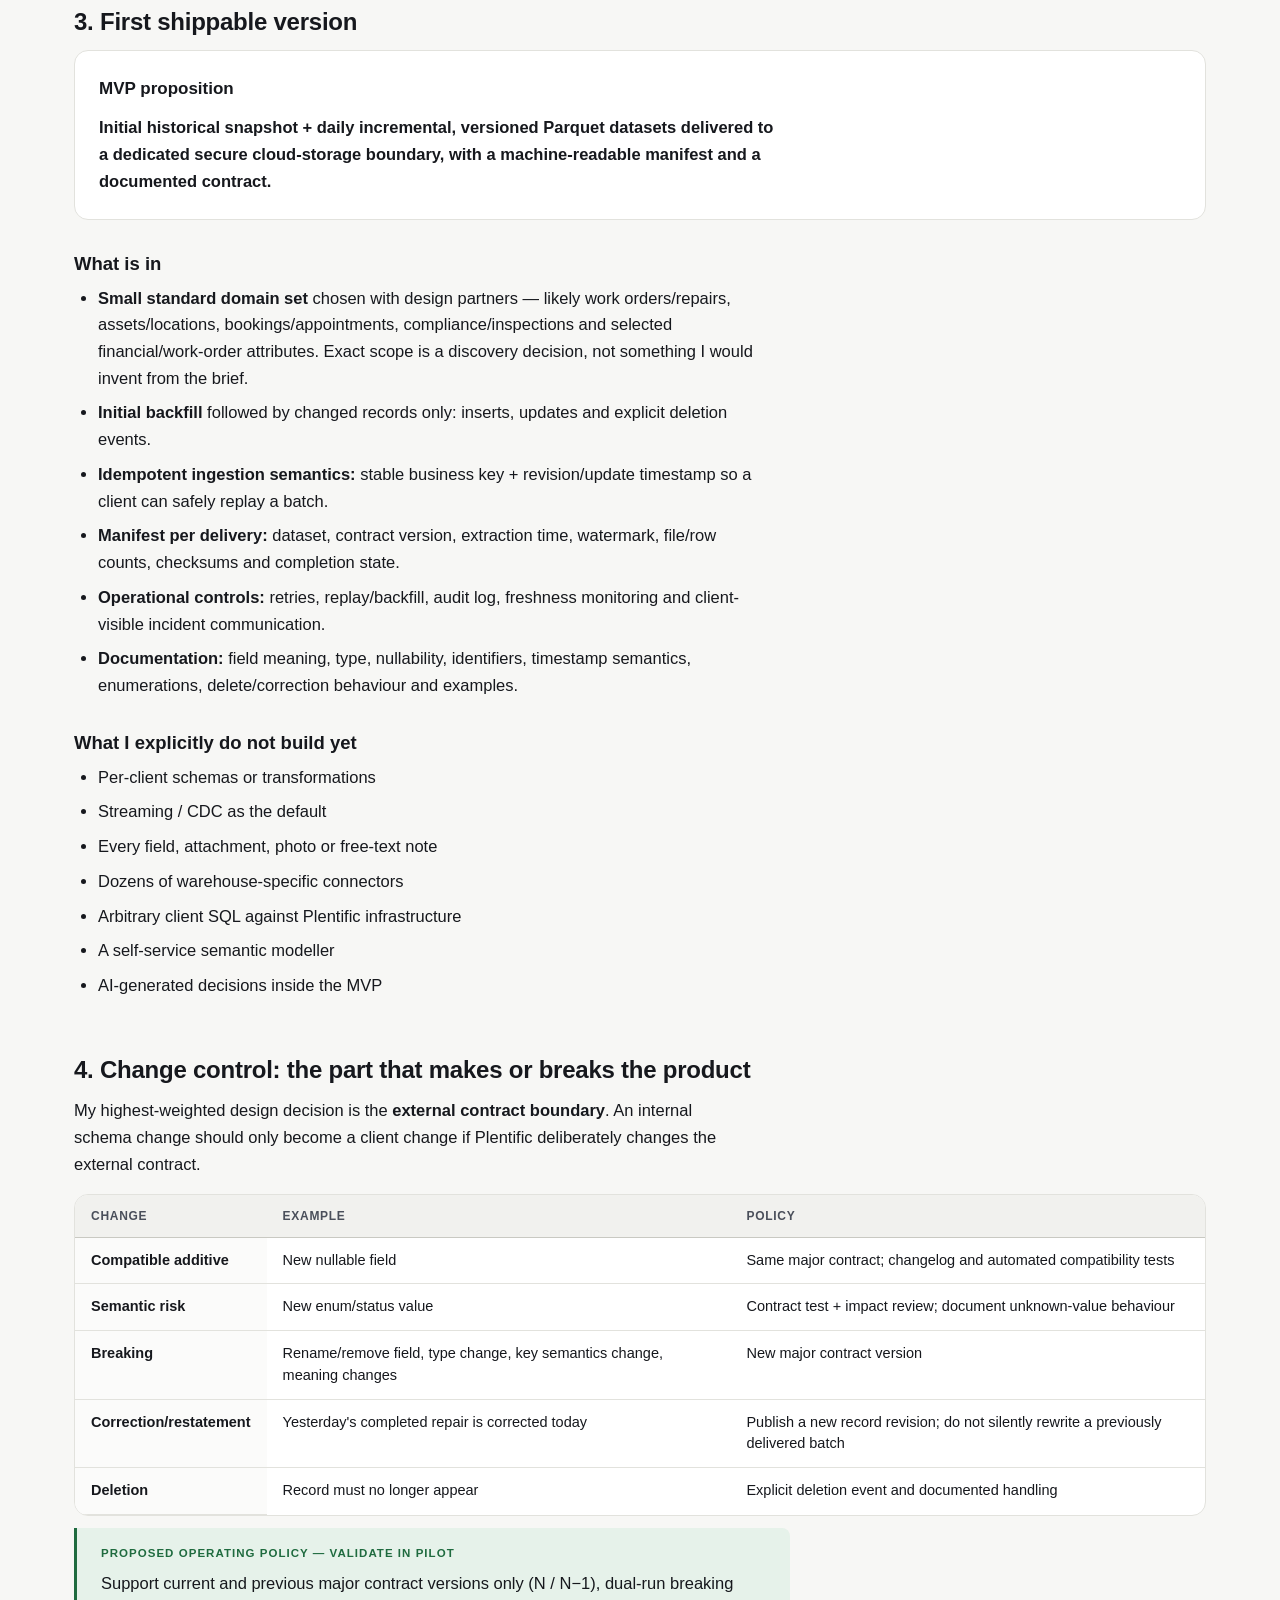
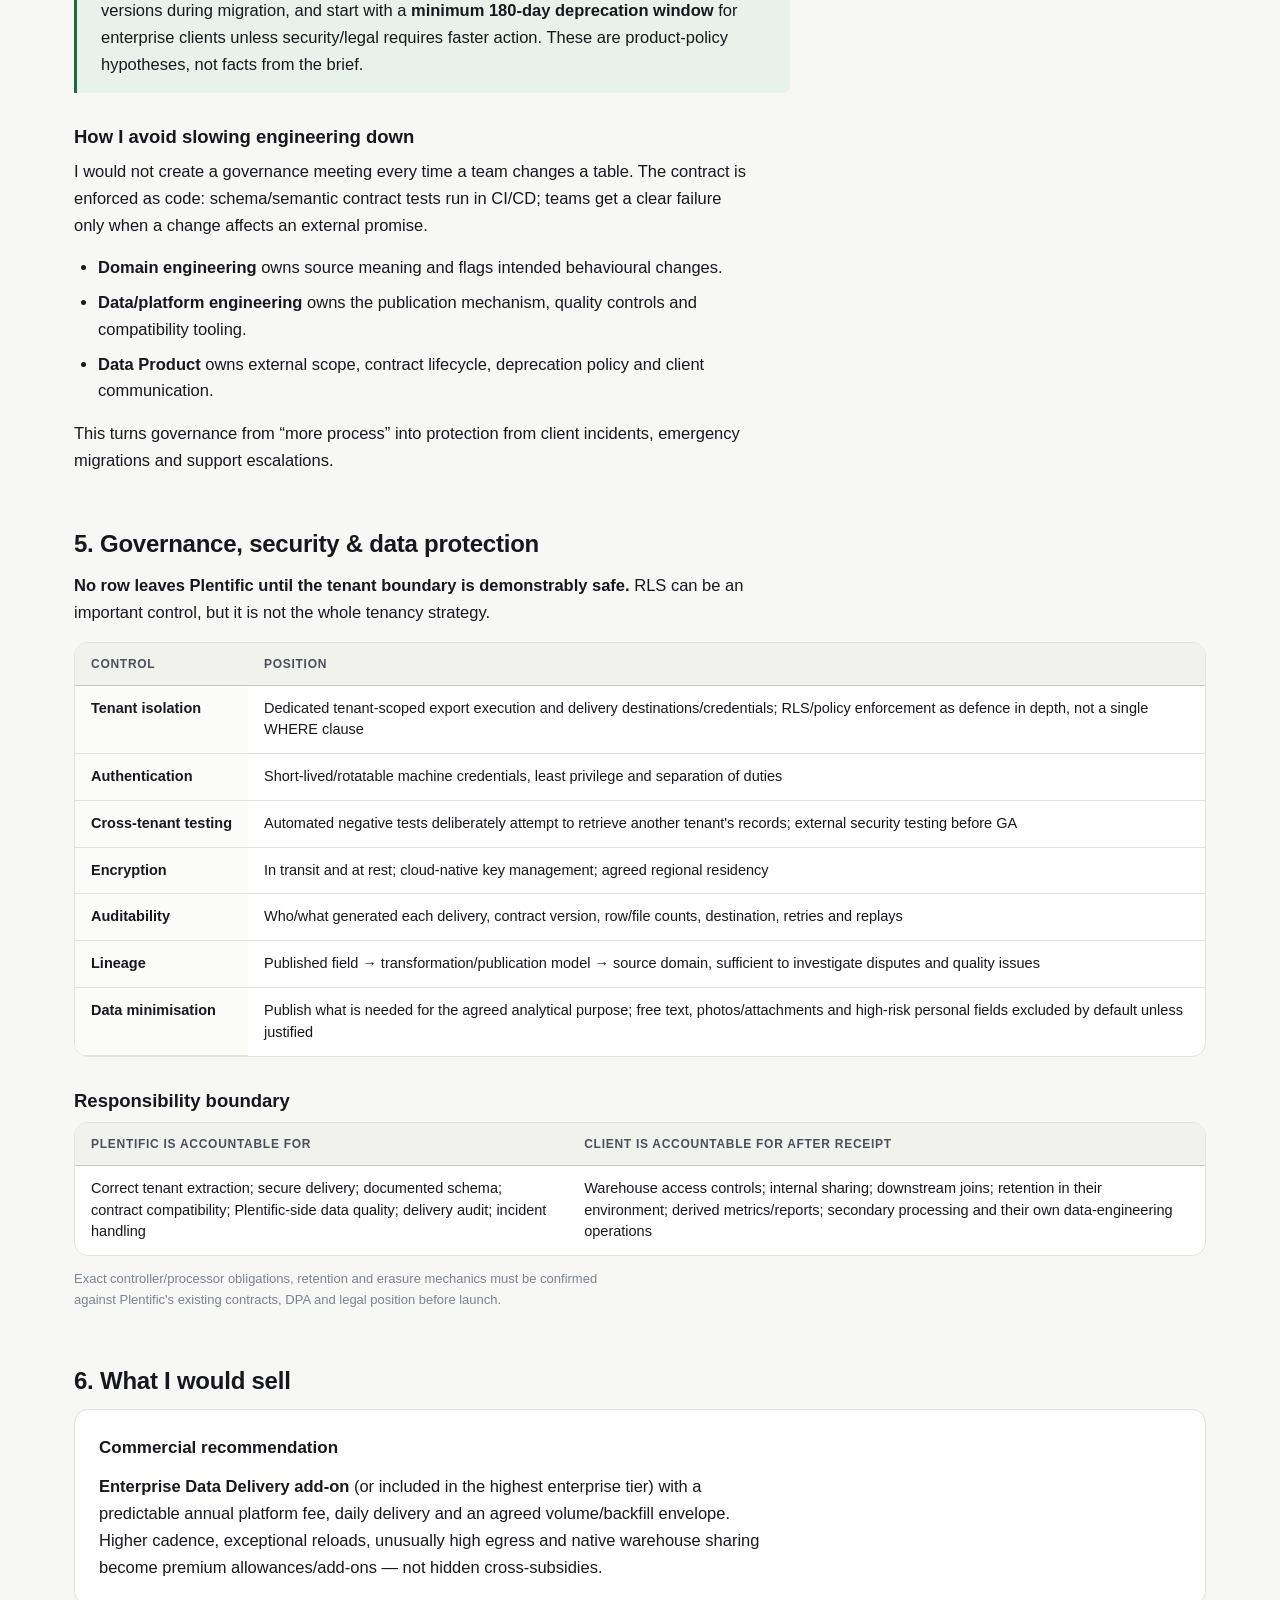
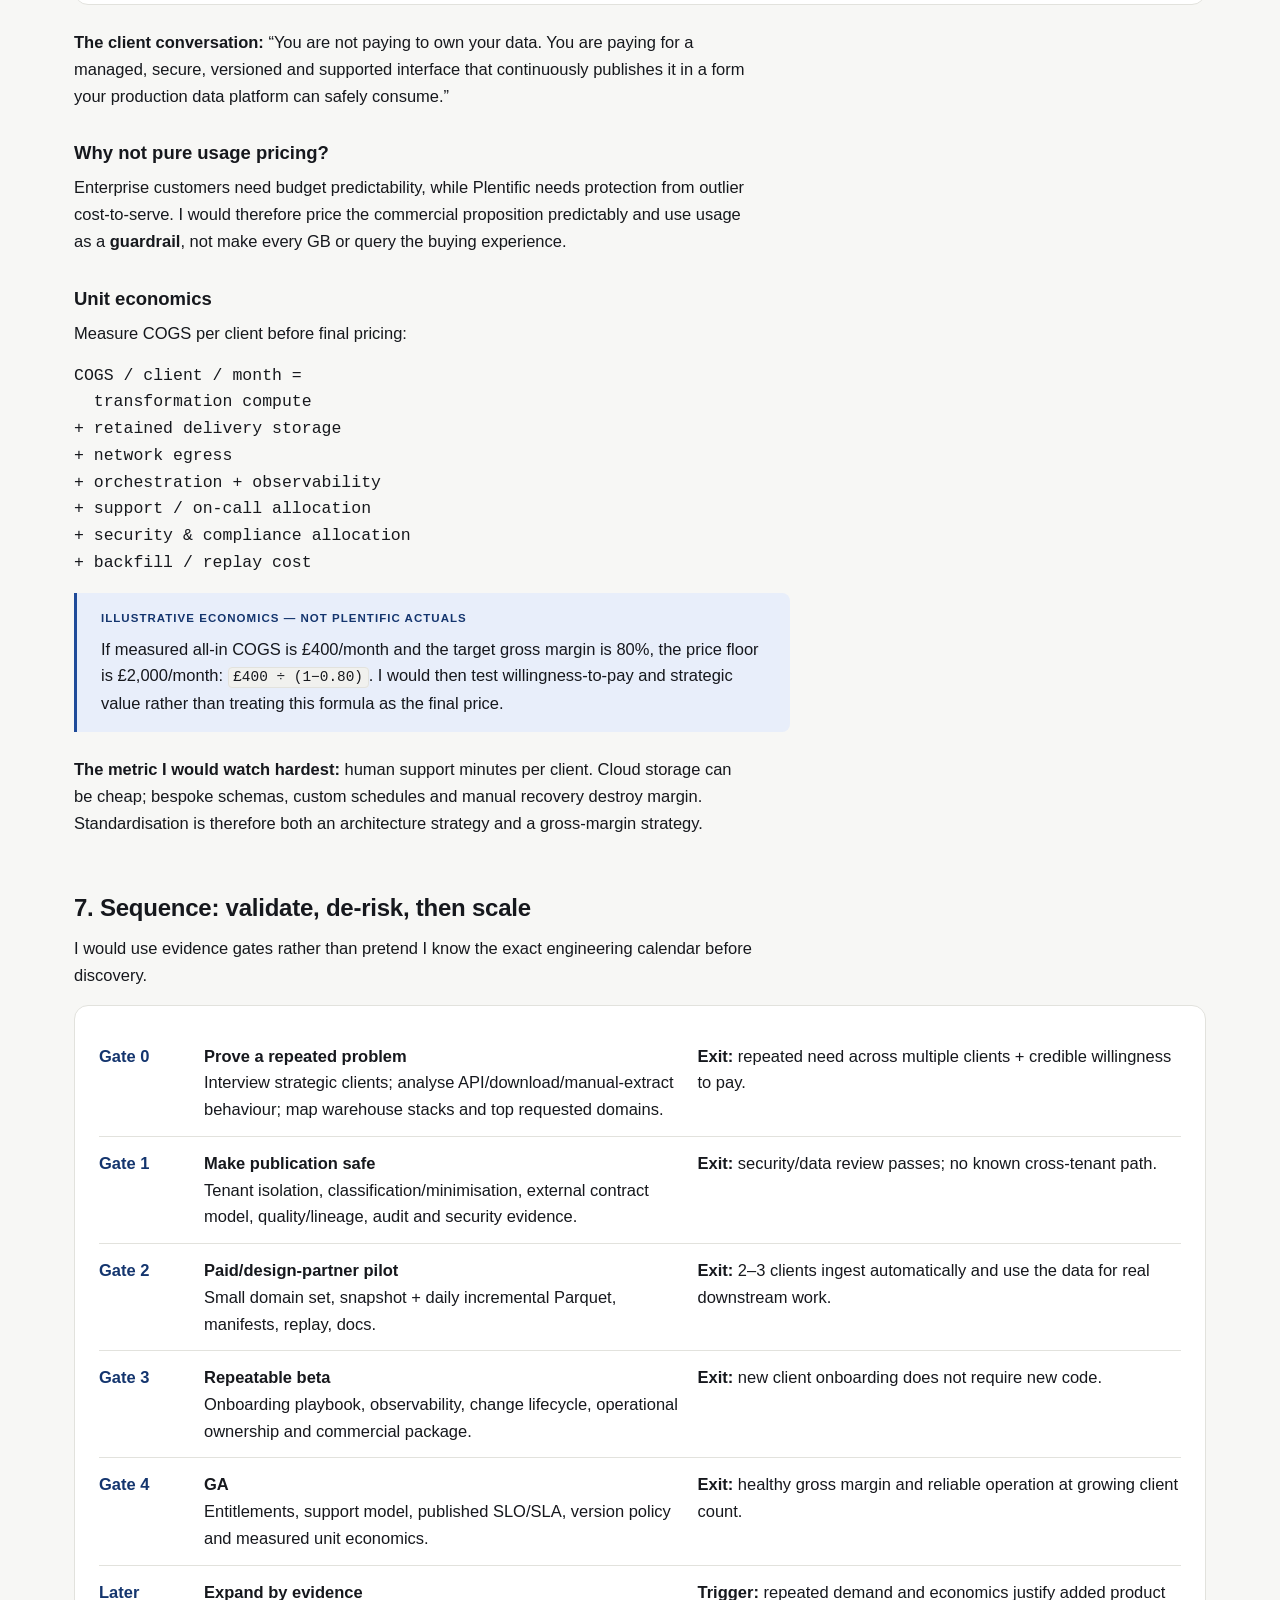
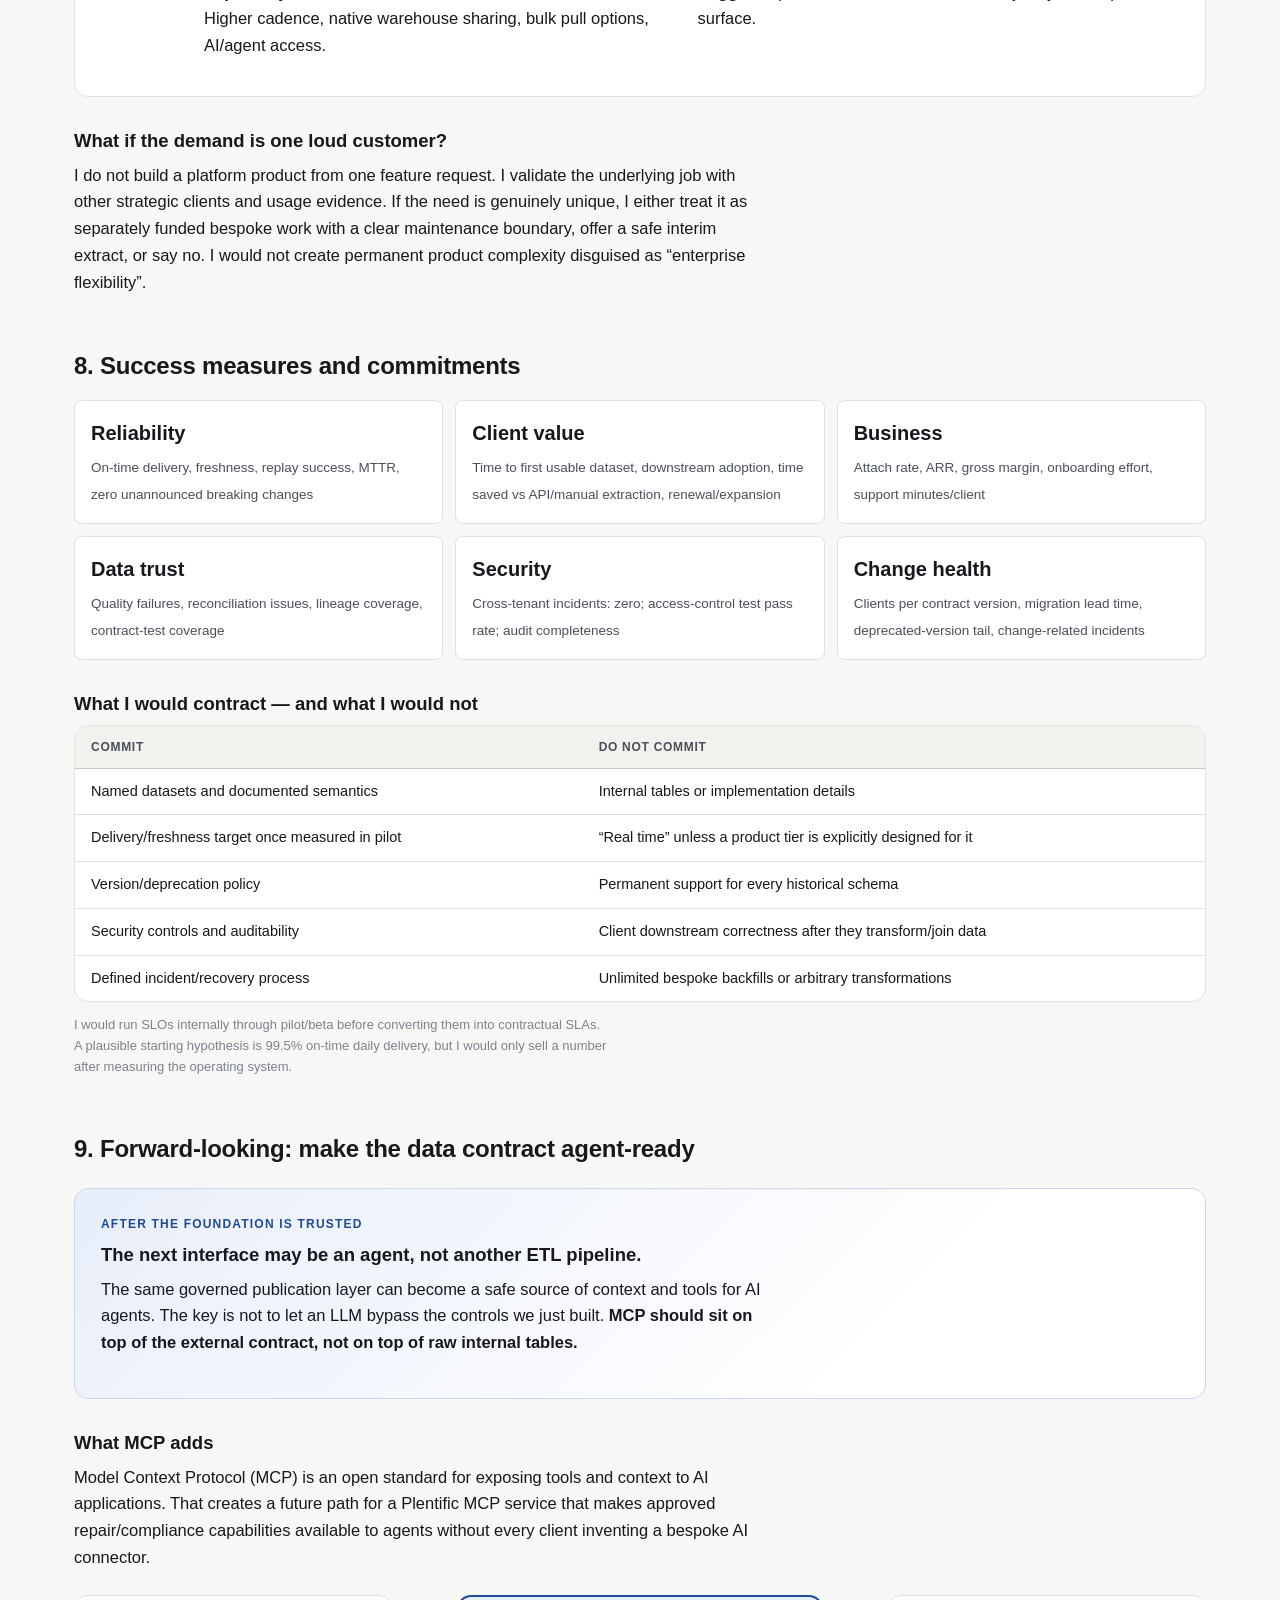
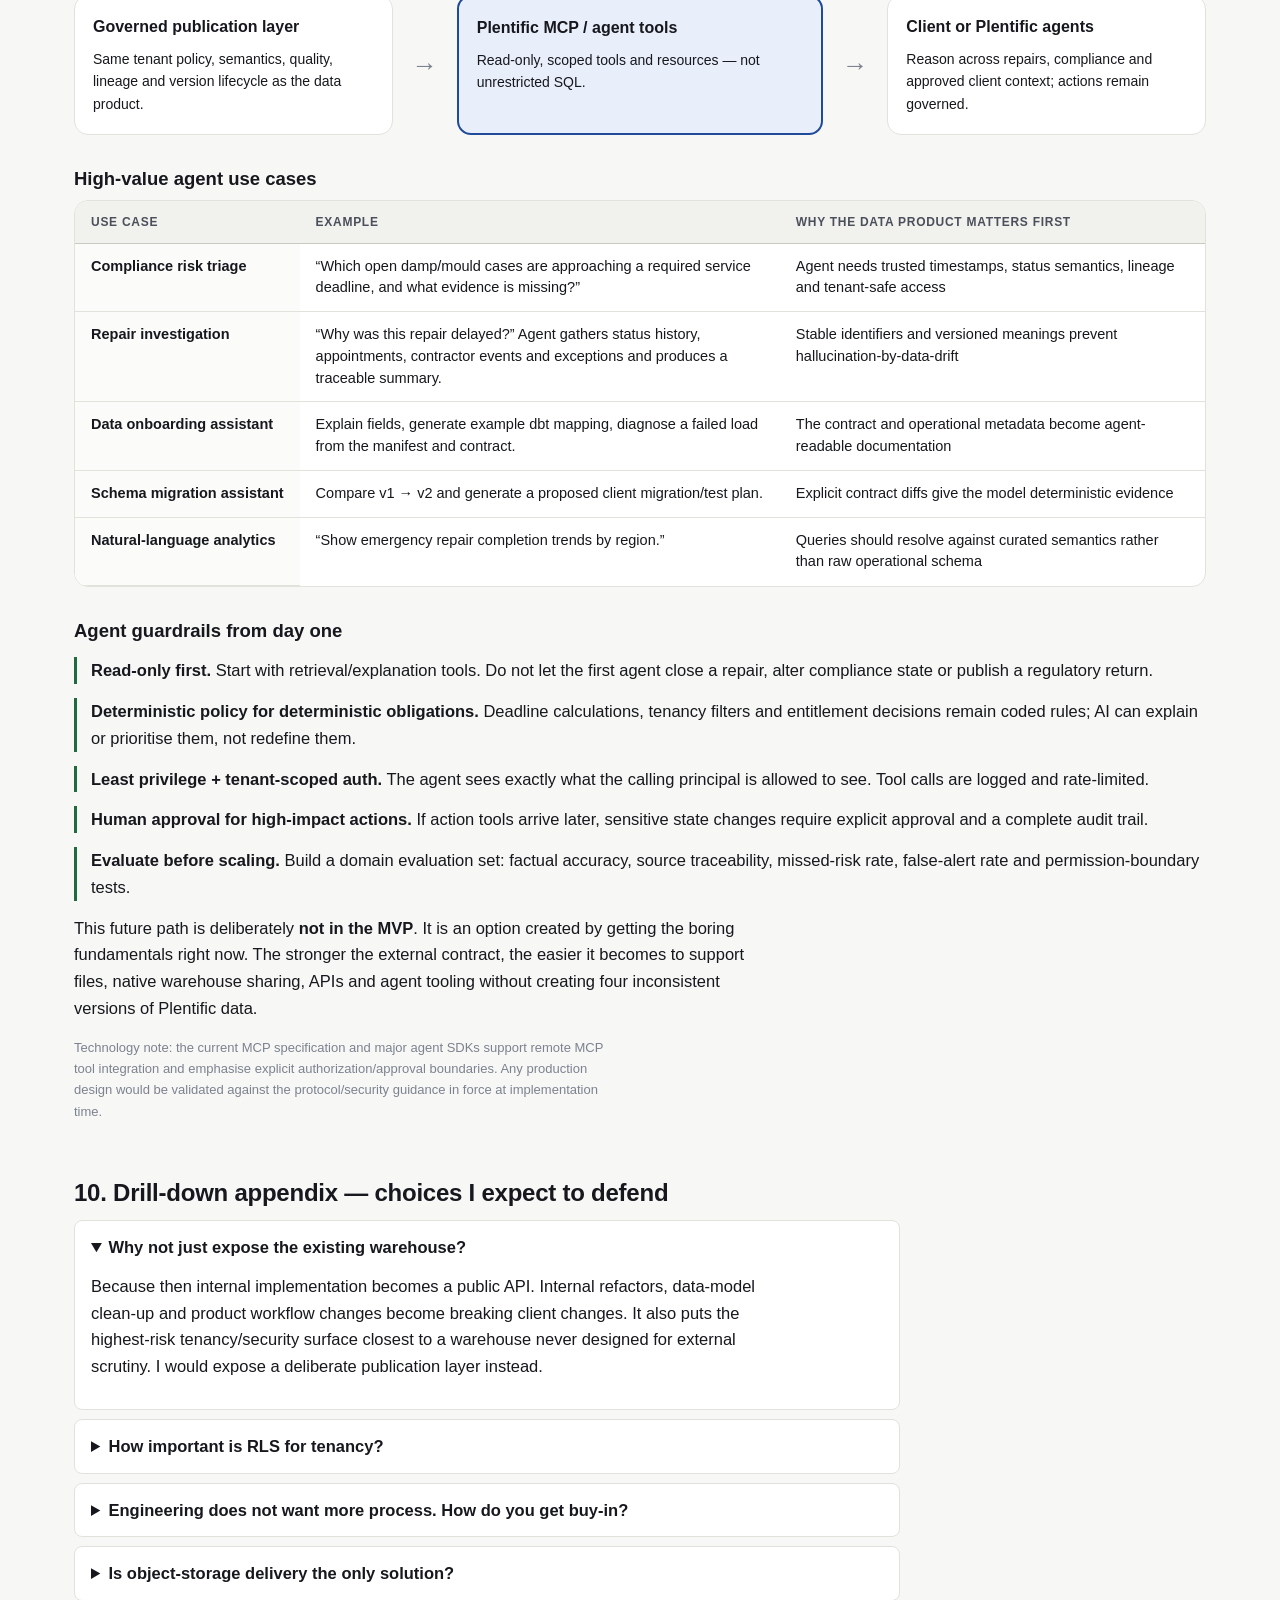
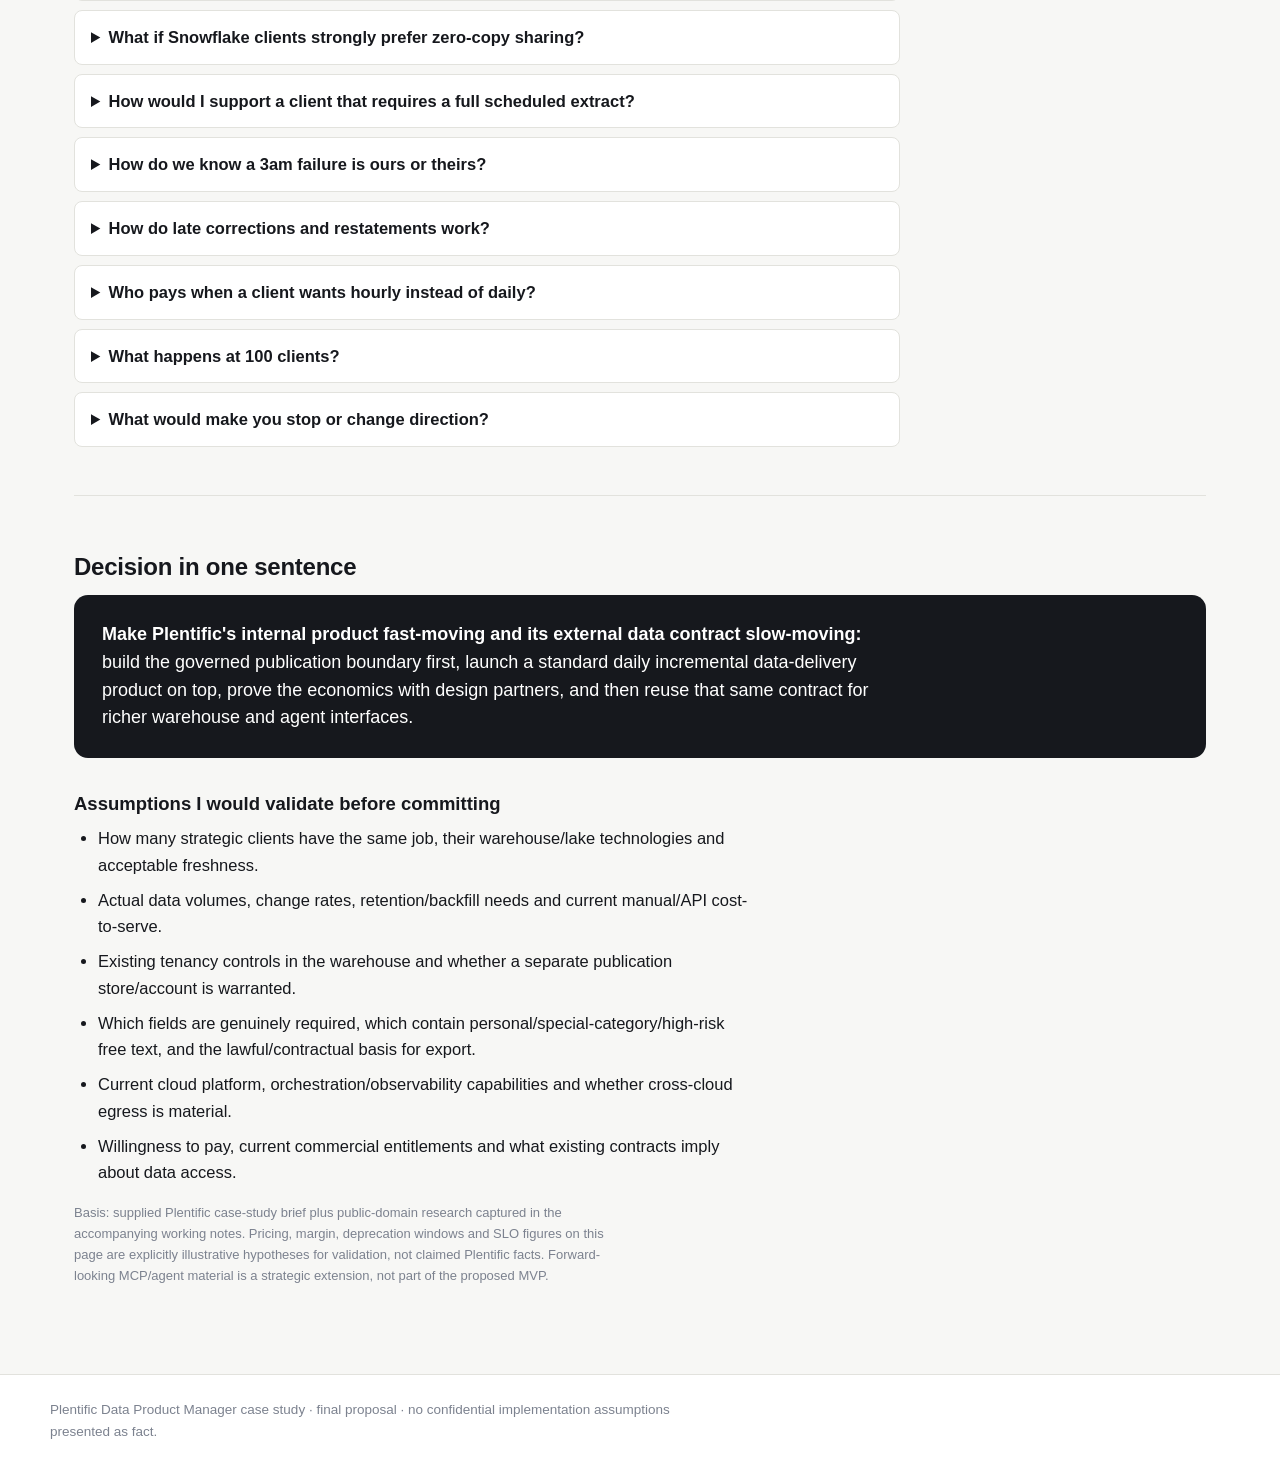
<file: docs/final-solution.html>
<!doctype html>
<html lang="en-GB">
<head>
<meta charset="utf-8">
<meta name="viewport" content="width=device-width, initial-scale=1">
<meta name="robots" content="noindex, nofollow">
<title>Final proposal — Plentific Data Delivery</title>
<link rel="stylesheet" href="assets/styles.css">
<style>
  .hero {
    padding: 38px 0 12px;
    max-width: 980px;
  }
  .hero h1 { max-width: 20ch; font-size: clamp(38px, 6vw, 66px); line-height: 1.02; }
  .hero .lede { max-width: 64ch; font-size: 21px; }
  .decision-strip {
    display: grid;
    grid-template-columns: repeat(4, minmax(0, 1fr));
    gap: 12px;
    margin: 28px 0 38px;
  }
  .decision-item {
    background: var(--c-surface);
    border: 1px solid var(--c-line);
    border-radius: var(--radius-lg);
    padding: 18px;
  }
  .decision-item span { display: block; font-size: 11px; text-transform: uppercase; letter-spacing: .08em; color: var(--c-ink-faint); font-weight: 700; margin-bottom: 5px; }
  .decision-item strong { display: block; line-height: 1.32; }
  .exec-box {
    background: var(--c-ink);
    color: #fff;
    border-radius: var(--radius-lg);
    padding: 26px 28px;
    margin: 0 0 34px;
  }
  .exec-box p { max-width: 78ch; margin: 0; font-size: 18px; line-height: 1.55; }
  .exec-box strong { color: #fff; }
  .arch {
    display: grid;
    grid-template-columns: minmax(0,1fr) 44px minmax(0,1.15fr) 44px minmax(0,1fr);
    gap: 10px;
    align-items: stretch;
    margin: 24px 0;
  }
  .arch-box {
    background: var(--c-surface);
    border: 1px solid var(--c-line);
    border-radius: var(--radius-lg);
    padding: 18px;
  }
  .arch-box.primary { border: 2px solid var(--c-accent); background: var(--c-accent-soft); }
  .arch-box h4 { margin: 0 0 8px; }
  .arch-box p, .arch-box ul { margin-bottom: 0; font-size: 14px; }
  .arch-arrow { align-self: center; text-align: center; font-size: 26px; color: var(--c-ink-faint); }
  .principles {
    display: grid;
    grid-template-columns: repeat(3, minmax(0, 1fr));
    gap: 14px;
    margin: 22px 0 30px;
  }
  .principle { padding: 18px; border-top: 3px solid var(--c-accent); background: var(--c-surface); border-radius: 0 0 var(--radius) var(--radius); }
  .principle strong { display: block; margin-bottom: 5px; }
  .phase-line { display: grid; grid-template-columns: 95px 1fr 1fr; gap: 10px; padding: 13px 0; border-bottom: 1px solid var(--c-line); }
  .phase-line:last-child { border-bottom: 0; }
  .phase-tag { font-weight: 700; color: var(--c-accent-ink); }
  .metric-grid { display: grid; grid-template-columns: repeat(3, minmax(0,1fr)); gap: 12px; margin: 18px 0 28px; }
  .metric { background: var(--c-surface); border: 1px solid var(--c-line); border-radius: var(--radius); padding: 16px; }
  .metric strong { display: block; font-size: 20px; margin-bottom: 4px; }
  .metric span { color: var(--c-ink-soft); font-size: 13.5px; }
  .future {
    background: linear-gradient(135deg, var(--c-accent-soft), #fff 72%);
    border: 1px solid #cbd8ef;
    border-radius: var(--radius-lg);
    padding: 26px;
    margin: 24px 0;
  }
  .future h3 { margin-top: 0; }
  .guardrail { border-left: 3px solid var(--c-good); padding-left: 14px; margin: 14px 0; }
  details { background: var(--c-surface); border: 1px solid var(--c-line); border-radius: var(--radius); padding: 13px 16px; margin-bottom: 9px; max-width: 90ch; }
  summary { cursor: pointer; font-weight: 660; }
  details p, details ul { margin-top: 12px; }
  .small { font-size: 13px; color: var(--c-ink-faint); }
  .topline { border-bottom: 1px solid var(--c-line); background: var(--c-surface); }
  .topline-inner { max-width: var(--maxw); margin: 0 auto; padding: 13px 24px; display:flex; justify-content:space-between; gap:16px; align-items:center; }
  .topline a { font-size: 13px; font-weight: 650; text-decoration:none; }
  @media (max-width: 850px) {
    .decision-strip, .principles, .metric-grid { grid-template-columns: 1fr 1fr; }
    .arch { grid-template-columns: 1fr; }
    .arch-arrow { transform: rotate(90deg); }
    .phase-line { grid-template-columns: 80px 1fr; }
    .phase-line > :last-child { grid-column: 2; }
  }
  @media (max-width: 560px) {
    .decision-strip, .principles, .metric-grid { grid-template-columns: 1fr; }
    .hero { padding-top: 20px; }
  }
  @media print {
    .topline, .toc { display:none; }
    body { background:#fff; }
    .shell { padding-top: 0; }
    details { break-inside: avoid; }
  }
</style>
</head>
<body>
<a class="skip-link" href="#main">Skip to content</a>

<header class="masthead">
  <div class="masthead-inner">
    <p class="masthead-title">Plentific · Data Product Manager case study</p>
    <p class="masthead-meta">Final proposal · September 2026</p>
  </div>
</header>
<div class="topline">
  <div class="topline-inner">
    <strong>Plentific Data Delivery</strong>
    <a href="#appendix">Drill-down appendix ↓</a>
  </div>
</div>

<div class="shell shell-wide">
<main class="content" id="main">

<section class="hero">
  <p class="eyebrow">Executive recommendation</p>
  <h1>Build a stable data contract, not a bigger export.</h1>
  <p class="lede">
    The brief points to a broader client need than simply receiving a nightly full export: large clients need dependable,
    governed access to Plentific data that their own data platforms can build against without Plentific's product velocity
    becoming their outage. My recommendation is to create a client-facing <strong>Plentific Data Delivery</strong> product,
    enabled by an internal publication layer that deliberately decouples external contracts from internal data structures.
  </p>
</section>

<div class="decision-strip" aria-label="Key decisions">
  <div class="decision-item"><span>First delivery</span><strong>Daily incremental Parquet + initial snapshot</strong></div>
  <div class="decision-item"><span>Boundary</span><strong>Versioned external data contracts</strong></div>
  <div class="decision-item"><span>Commercial</span><strong>Enterprise module + usage guardrails</strong></div>
  <div class="decision-item"><span>Deliberately later</span><strong>Native sharing, higher cadence, AI/MCP</strong></div>
</div>

<div class="exec-box">
  <p><strong>The product decision:</strong> keep Plentific free to change internally, while making the external publication model deliberately boring, stable and trustworthy. Transport can evolve; the contract is the durable product.</p>
</div>

<nav class="toc" aria-label="Contents">
  <a href="#problem">1. Reframe the problem</a>
  <a href="#product">2. Product & architecture</a>
  <a href="#mvp">3. MVP</a>
  <a href="#change">4. Change control</a>
  <a href="#security">5. Governance & security</a>
  <a href="#commercial">6. Commercial model</a>
  <a href="#roadmap">7. Sequence & validation</a>
  <a href="#metrics">8. Success</a>
  <a href="#future">9. AI / agents / MCP</a>
  <a href="#appendix">10. Drill-down</a>
</nav>

<h2 id="problem">1. Reframe the problem</h2>
<p>
  Today Plentific controls the client experience: fixed dashboards, fixed-column downloads and transactional APIs.
  A warehouse feed changes that relationship. The moment a client builds production pipelines against Plentific data,
  the schema becomes an interface with a contract attached.
</p>

<div class="principles">
  <div class="principle"><strong>Client job</strong>Join Plentific repairs/compliance data to housing, finance and CRM data and answer questions Plentific cannot anticipate.</div>
  <div class="principle"><strong>Plentific constraint</strong>Continue shipping product changes quickly; internal implementation cannot become an external compatibility promise.</div>
  <div class="principle"><strong>Product implication</strong>Create a stable publication boundary and standardise delivery, rather than creating a bespoke export per enterprise client.</div>
</div>

<div class="callout">
  <span class="callout-label">Recommended delivery pattern</span>
  <p>Clients need a complete, dependable view of their Plentific data on a predictable schedule. I would provide an initial historical load followed by scheduled incremental updates covering new, changed and deleted records. This gives clients a reconstructable current view while reducing unnecessary data movement and making recovery easier. Where an existing client system requires a full scheduled extract, that can be supported as an alternative delivery mode rather than being the default for every client.</p>
</div>

<h3>The two products</h3>
<div class="table-wrap">
<table>
  <thead><tr><th></th><th>Product A — Client-ready data foundation</th><th>Product B — Plentific Data Delivery</th></tr></thead>
  <tbody>
    <tr><th>Purpose</th><td>Make external publication safe, stable and governable</td><td>Give clients a dependable machine-to-machine data feed</td></tr>
    <tr><th>Core capabilities</th><td>Client-facing data models, tenant isolation, stable data contracts, quality checks, lineage, version management and audit</td><td>Initial historical load, incremental delivery, scheduling, delivery receipts/manifests, monitoring, replay/recovery and client documentation</td></tr>
    <tr><th>Value</th><td>Enables enterprise revenue and reduces breach/change risk</td><td>Direct client value and a productised commercial proposition</td></tr>
    <tr><th>Funding story</th><td colspan="2">Fund the minimum foundation through 2–3 strategic design partners and an explicit enterprise revenue case — not as an open-ended warehouse rebuild.</td></tr>
  </tbody>
</table>
</div>

<h2 id="product">2. Product & architecture</h2>
<p>
  I would <strong>not expose the existing internal warehouse directly</strong>. It is an input to the product, not the product contract.
  Plentific needs an external publication layer whose semantics can remain stable even when internal tables, services and workflows change.
</p>

<div class="arch" aria-label="Proposed architecture">
  <div class="arch-box">
    <h4>Internal Plentific</h4>
    <ul>
      <li>Product services</li>
      <li>Operational data</li>
      <li>Internal warehouse</li>
      <li>Free to evolve quickly</li>
    </ul>
  </div>
  <div class="arch-arrow">→</div>
  <div class="arch-box primary">
    <h4>External publication layer</h4>
    <ul>
      <li>Canonical client-facing entities</li>
      <li>Tenant policy / isolation</li>
      <li>Versioned contracts</li>
      <li>Quality + lineage + classification</li>
      <li>Incremental change semantics</li>
    </ul>
  </div>
  <div class="arch-arrow">→</div>
  <div class="arch-box">
    <h4>Client delivery</h4>
    <ul>
      <li>Parquet + manifest</li>
      <li>Dedicated secure destination</li>
      <li>Client loads Snowflake / Databricks / BigQuery / Synapse / lake</li>
      <li>Later: native shares / agent tools</li>
    </ul>
  </div>
</div>

<p><strong>Where I build:</strong> Plentific owns the external semantic contract, tenancy rules, compatibility, quality and observability — these are differentiating trust capabilities.</p>
<p><strong>Where I use managed capability:</strong> object storage, encryption/KMS, secrets, identity, orchestration and monitoring should use existing cloud/platform capabilities where practical. Do not build commodity infrastructure for its own sake.</p>

<h3>Delivery mechanism decision</h3>
<div class="table-wrap">
<table>
  <thead><tr><th>Option</th><th>Why it is attractive</th><th>Why not first</th><th>Decision</th></tr></thead>
  <tbody>
    <tr><th>Object storage + Parquet</th><td>Warehouse-neutral, typed, compressed, cheap, easy to automate, works for warehouses and lakes</td><td>Client still needs ingestion</td><td><strong>Start here</strong></td></tr>
    <tr><th>SFTP / CSV</th><td>Universally familiar</td><td>Weak typing, larger payloads, more brittle analytical pipelines</td><td>Compatibility fallback</td></tr>
    <tr><th>Warehouse-native sharing</th><td>Excellent UX, low-copy, fresher data</td><td>Platform-specific; risks fragmenting the product by client stack</td><td>Phase 2 for proven strategic demand</td></tr>
    <tr><th>Bulk analytical API</th><td>Client controls pull cadence</td><td>Compute/load and pagination complexity; current public APIs were built for transactions</td><td>Later where pull is a real job</td></tr>
    <tr><th>Direct warehouse access</th><td>Maximum SQL flexibility</td><td>Highest security, performance, support and coupling risk</td><td><strong>Do not offer initially</strong></td></tr>
  </tbody>
</table>
</div>

<h2 id="mvp">3. First shippable version</h2>
<div class="card">
  <p class="card-title">MVP proposition</p>
  <p><strong>Initial historical snapshot + daily incremental, versioned Parquet datasets delivered to a dedicated secure cloud-storage boundary, with a machine-readable manifest and a documented contract.</strong></p>
</div>

<h3>What is in</h3>
<ul>
  <li><strong>Small standard domain set</strong> chosen with design partners — likely work orders/repairs, assets/locations, bookings/appointments, compliance/inspections and selected financial/work-order attributes. Exact scope is a discovery decision, not something I would invent from the brief.</li>
  <li><strong>Initial backfill</strong> followed by changed records only: inserts, updates and explicit deletion events.</li>
  <li><strong>Idempotent ingestion semantics:</strong> stable business key + revision/update timestamp so a client can safely replay a batch.</li>
  <li><strong>Manifest per delivery:</strong> dataset, contract version, extraction time, watermark, file/row counts, checksums and completion state.</li>
  <li><strong>Operational controls:</strong> retries, replay/backfill, audit log, freshness monitoring and client-visible incident communication.</li>
  <li><strong>Documentation:</strong> field meaning, type, nullability, identifiers, timestamp semantics, enumerations, delete/correction behaviour and examples.</li>
</ul>

<h3>What I explicitly do not build yet</h3>
<ul>
  <li>Per-client schemas or transformations</li>
  <li>Streaming / CDC as the default</li>
  <li>Every field, attachment, photo or free-text note</li>
  <li>Dozens of warehouse-specific connectors</li>
  <li>Arbitrary client SQL against Plentific infrastructure</li>
  <li>A self-service semantic modeller</li>
  <li>AI-generated decisions inside the MVP</li>
</ul>

<h2 id="change">4. Change control: the part that makes or breaks the product</h2>
<p>
  My highest-weighted design decision is the <strong>external contract boundary</strong>. An internal schema change should only become a client change if Plentific deliberately changes the external contract.
</p>

<div class="table-wrap">
<table>
  <thead><tr><th>Change</th><th>Example</th><th>Policy</th></tr></thead>
  <tbody>
    <tr><th>Compatible additive</th><td>New nullable field</td><td>Same major contract; changelog and automated compatibility tests</td></tr>
    <tr><th>Semantic risk</th><td>New enum/status value</td><td>Contract test + impact review; document unknown-value behaviour</td></tr>
    <tr><th>Breaking</th><td>Rename/remove field, type change, key semantics change, meaning changes</td><td>New major contract version</td></tr>
    <tr><th>Correction/restatement</th><td>Yesterday's completed repair is corrected today</td><td>Publish a new record revision; do not silently rewrite a previously delivered batch</td></tr>
    <tr><th>Deletion</th><td>Record must no longer appear</td><td>Explicit deletion event and documented handling</td></tr>
  </tbody>
</table>
</div>

<div class="callout is-good">
  <span class="callout-label">Proposed operating policy — validate in pilot</span>
  <p>Support current and previous major contract versions only (N / N−1), dual-run breaking versions during migration, and start with a <strong>minimum 180-day deprecation window</strong> for enterprise clients unless security/legal requires faster action. These are product-policy hypotheses, not facts from the brief.</p>
</div>

<h3>How I avoid slowing engineering down</h3>
<p>
  I would not create a governance meeting every time a team changes a table. The contract is enforced as code:
  schema/semantic contract tests run in CI/CD; teams get a clear failure only when a change affects an external promise.
</p>
<ul>
  <li><strong>Domain engineering</strong> owns source meaning and flags intended behavioural changes.</li>
  <li><strong>Data/platform engineering</strong> owns the publication mechanism, quality controls and compatibility tooling.</li>
  <li><strong>Data Product</strong> owns external scope, contract lifecycle, deprecation policy and client communication.</li>
</ul>
<p>This turns governance from “more process” into protection from client incidents, emergency migrations and support escalations.</p>

<h2 id="security">5. Governance, security & data protection</h2>
<p><strong>No row leaves Plentific until the tenant boundary is demonstrably safe.</strong> RLS can be an important control, but it is not the whole tenancy strategy.</p>

<div class="table-wrap">
<table>
  <thead><tr><th>Control</th><th>Position</th></tr></thead>
  <tbody>
    <tr><th>Tenant isolation</th><td>Dedicated tenant-scoped export execution and delivery destinations/credentials; RLS/policy enforcement as defence in depth, not a single WHERE clause</td></tr>
    <tr><th>Authentication</th><td>Short-lived/rotatable machine credentials, least privilege and separation of duties</td></tr>
    <tr><th>Cross-tenant testing</th><td>Automated negative tests deliberately attempt to retrieve another tenant's records; external security testing before GA</td></tr>
    <tr><th>Encryption</th><td>In transit and at rest; cloud-native key management; agreed regional residency</td></tr>
    <tr><th>Auditability</th><td>Who/what generated each delivery, contract version, row/file counts, destination, retries and replays</td></tr>
    <tr><th>Lineage</th><td>Published field → transformation/publication model → source domain, sufficient to investigate disputes and quality issues</td></tr>
    <tr><th>Data minimisation</th><td>Publish what is needed for the agreed analytical purpose; free text, photos/attachments and high-risk personal fields excluded by default unless justified</td></tr>
  </tbody>
</table>
</div>

<h3>Responsibility boundary</h3>
<div class="table-wrap">
<table>
  <thead><tr><th>Plentific is accountable for</th><th>Client is accountable for after receipt</th></tr></thead>
  <tbody>
    <tr><td>Correct tenant extraction; secure delivery; documented schema; contract compatibility; Plentific-side data quality; delivery audit; incident handling</td><td>Warehouse access controls; internal sharing; downstream joins; retention in their environment; derived metrics/reports; secondary processing and their own data-engineering operations</td></tr>
  </tbody>
</table>
</div>
<p class="small">Exact controller/processor obligations, retention and erasure mechanics must be confirmed against Plentific's existing contracts, DPA and legal position before launch.</p>

<h2 id="commercial">6. What I would sell</h2>
<div class="card">
  <p class="card-title">Commercial recommendation</p>
  <p><strong>Enterprise Data Delivery add-on</strong> (or included in the highest enterprise tier) with a predictable annual platform fee, daily delivery and an agreed volume/backfill envelope. Higher cadence, exceptional reloads, unusually high egress and native warehouse sharing become premium allowances/add-ons — not hidden cross-subsidies.</p>
</div>

<p><strong>The client conversation:</strong> “You are not paying to own your data. You are paying for a managed, secure, versioned and supported interface that continuously publishes it in a form your production data platform can safely consume.”</p>

<h3>Why not pure usage pricing?</h3>
<p>
  Enterprise customers need budget predictability, while Plentific needs protection from outlier cost-to-serve. I would therefore price the commercial proposition predictably and use usage as a <strong>guardrail</strong>, not make every GB or query the buying experience.
</p>

<h3>Unit economics</h3>
<p>Measure COGS per client before final pricing:</p>
<pre>COGS / client / month =
  transformation compute
+ retained delivery storage
+ network egress
+ orchestration + observability
+ support / on-call allocation
+ security & compliance allocation
+ backfill / replay cost</pre>

<div class="callout">
  <span class="callout-label">Illustrative economics — not Plentific actuals</span>
  <p>If measured all-in COGS is £400/month and the target gross margin is 80%, the price floor is £2,000/month: <code>£400 ÷ (1−0.80)</code>. I would then test willingness-to-pay and strategic value rather than treating this formula as the final price.</p>
</div>

<p><strong>The metric I would watch hardest:</strong> human support minutes per client. Cloud storage can be cheap; bespoke schemas, custom schedules and manual recovery destroy margin. Standardisation is therefore both an architecture strategy and a gross-margin strategy.</p>

<h2 id="roadmap">7. Sequence: validate, de-risk, then scale</h2>
<p>I would use evidence gates rather than pretend I know the exact engineering calendar before discovery.</p>

<div class="card">
  <div class="phase-line"><div class="phase-tag">Gate 0</div><div><strong>Prove a repeated problem</strong><br>Interview strategic clients; analyse API/download/manual-extract behaviour; map warehouse stacks and top requested domains.</div><div><strong>Exit:</strong> repeated need across multiple clients + credible willingness to pay.</div></div>
  <div class="phase-line"><div class="phase-tag">Gate 1</div><div><strong>Make publication safe</strong><br>Tenant isolation, classification/minimisation, external contract model, quality/lineage, audit and security evidence.</div><div><strong>Exit:</strong> security/data review passes; no known cross-tenant path.</div></div>
  <div class="phase-line"><div class="phase-tag">Gate 2</div><div><strong>Paid/design-partner pilot</strong><br>Small domain set, snapshot + daily incremental Parquet, manifests, replay, docs.</div><div><strong>Exit:</strong> 2–3 clients ingest automatically and use the data for real downstream work.</div></div>
  <div class="phase-line"><div class="phase-tag">Gate 3</div><div><strong>Repeatable beta</strong><br>Onboarding playbook, observability, change lifecycle, operational ownership and commercial package.</div><div><strong>Exit:</strong> new client onboarding does not require new code.</div></div>
  <div class="phase-line"><div class="phase-tag">Gate 4</div><div><strong>GA</strong><br>Entitlements, support model, published SLO/SLA, version policy and measured unit economics.</div><div><strong>Exit:</strong> healthy gross margin and reliable operation at growing client count.</div></div>
  <div class="phase-line"><div class="phase-tag">Later</div><div><strong>Expand by evidence</strong><br>Higher cadence, native warehouse sharing, bulk pull options, AI/agent access.</div><div><strong>Trigger:</strong> repeated demand and economics justify added product surface.</div></div>
</div>

<h3>What if the demand is one loud customer?</h3>
<p>
  I do not build a platform product from one feature request. I validate the underlying job with other strategic clients and usage evidence.
  If the need is genuinely unique, I either treat it as separately funded bespoke work with a clear maintenance boundary, offer a safe interim extract, or say no.
  I would not create permanent product complexity disguised as “enterprise flexibility”.
</p>

<h2 id="metrics">8. Success measures and commitments</h2>
<div class="metric-grid">
  <div class="metric"><strong>Reliability</strong><span>On-time delivery, freshness, replay success, MTTR, zero unannounced breaking changes</span></div>
  <div class="metric"><strong>Client value</strong><span>Time to first usable dataset, downstream adoption, time saved vs API/manual extraction, renewal/expansion</span></div>
  <div class="metric"><strong>Business</strong><span>Attach rate, ARR, gross margin, onboarding effort, support minutes/client</span></div>
  <div class="metric"><strong>Data trust</strong><span>Quality failures, reconciliation issues, lineage coverage, contract-test coverage</span></div>
  <div class="metric"><strong>Security</strong><span>Cross-tenant incidents: zero; access-control test pass rate; audit completeness</span></div>
  <div class="metric"><strong>Change health</strong><span>Clients per contract version, migration lead time, deprecated-version tail, change-related incidents</span></div>
</div>

<h3>What I would contract — and what I would not</h3>
<div class="table-wrap">
<table>
  <thead><tr><th>Commit</th><th>Do not commit</th></tr></thead>
  <tbody>
    <tr><td>Named datasets and documented semantics</td><td>Internal tables or implementation details</td></tr>
    <tr><td>Delivery/freshness target once measured in pilot</td><td>“Real time” unless a product tier is explicitly designed for it</td></tr>
    <tr><td>Version/deprecation policy</td><td>Permanent support for every historical schema</td></tr>
    <tr><td>Security controls and auditability</td><td>Client downstream correctness after they transform/join data</td></tr>
    <tr><td>Defined incident/recovery process</td><td>Unlimited bespoke backfills or arbitrary transformations</td></tr>
  </tbody>
</table>
</div>
<p class="small">I would run SLOs internally through pilot/beta before converting them into contractual SLAs. A plausible starting hypothesis is 99.5% on-time daily delivery, but I would only sell a number after measuring the operating system.</p>

<h2 id="future">9. Forward-looking: make the data contract agent-ready</h2>
<div class="future">
  <p class="eyebrow">After the foundation is trusted</p>
  <h3>The next interface may be an agent, not another ETL pipeline.</h3>
  <p>
    The same governed publication layer can become a safe source of context and tools for AI agents. The key is not to let an LLM bypass the controls we just built. <strong>MCP should sit on top of the external contract, not on top of raw internal tables.</strong>
  </p>
</div>

<h3>What MCP adds</h3>
<p>
  Model Context Protocol (MCP) is an open standard for exposing tools and context to AI applications. That creates a future path for a Plentific MCP service that makes approved repair/compliance capabilities available to agents without every client inventing a bespoke AI connector.
</p>

<div class="arch" aria-label="Future agent architecture">
  <div class="arch-box"><h4>Governed publication layer</h4><p>Same tenant policy, semantics, quality, lineage and version lifecycle as the data product.</p></div>
  <div class="arch-arrow">→</div>
  <div class="arch-box primary"><h4>Plentific MCP / agent tools</h4><p>Read-only, scoped tools and resources — not unrestricted SQL.</p></div>
  <div class="arch-arrow">→</div>
  <div class="arch-box"><h4>Client or Plentific agents</h4><p>Reason across repairs, compliance and approved client context; actions remain governed.</p></div>
</div>

<h3>High-value agent use cases</h3>
<div class="table-wrap">
<table>
  <thead><tr><th>Use case</th><th>Example</th><th>Why the data product matters first</th></tr></thead>
  <tbody>
    <tr><th>Compliance risk triage</th><td>“Which open damp/mould cases are approaching a required service deadline, and what evidence is missing?”</td><td>Agent needs trusted timestamps, status semantics, lineage and tenant-safe access</td></tr>
    <tr><th>Repair investigation</th><td>“Why was this repair delayed?” Agent gathers status history, appointments, contractor events and exceptions and produces a traceable summary.</td><td>Stable identifiers and versioned meanings prevent hallucination-by-data-drift</td></tr>
    <tr><th>Data onboarding assistant</th><td>Explain fields, generate example dbt mapping, diagnose a failed load from the manifest and contract.</td><td>The contract and operational metadata become agent-readable documentation</td></tr>
    <tr><th>Schema migration assistant</th><td>Compare v1 → v2 and generate a proposed client migration/test plan.</td><td>Explicit contract diffs give the model deterministic evidence</td></tr>
    <tr><th>Natural-language analytics</th><td>“Show emergency repair completion trends by region.”</td><td>Queries should resolve against curated semantics rather than raw operational schema</td></tr>
  </tbody>
</table>
</div>

<h3>Agent guardrails from day one</h3>
<div class="guardrail"><strong>Read-only first.</strong> Start with retrieval/explanation tools. Do not let the first agent close a repair, alter compliance state or publish a regulatory return.</div>
<div class="guardrail"><strong>Deterministic policy for deterministic obligations.</strong> Deadline calculations, tenancy filters and entitlement decisions remain coded rules; AI can explain or prioritise them, not redefine them.</div>
<div class="guardrail"><strong>Least privilege + tenant-scoped auth.</strong> The agent sees exactly what the calling principal is allowed to see. Tool calls are logged and rate-limited.</div>
<div class="guardrail"><strong>Human approval for high-impact actions.</strong> If action tools arrive later, sensitive state changes require explicit approval and a complete audit trail.</div>
<div class="guardrail"><strong>Evaluate before scaling.</strong> Build a domain evaluation set: factual accuracy, source traceability, missed-risk rate, false-alert rate and permission-boundary tests.</div>

<p>
  This future path is deliberately <strong>not in the MVP</strong>. It is an option created by getting the boring fundamentals right now. The stronger the external contract, the easier it becomes to support files, native warehouse sharing, APIs and agent tooling without creating four inconsistent versions of Plentific data.
</p>
<p class="small">Technology note: the current MCP specification and major agent SDKs support remote MCP tool integration and emphasise explicit authorization/approval boundaries. Any production design would be validated against the protocol/security guidance in force at implementation time.</p>

<h2 id="appendix">10. Drill-down appendix — choices I expect to defend</h2>

<details open>
  <summary>Why not just expose the existing warehouse?</summary>
  <p>Because then internal implementation becomes a public API. Internal refactors, data-model clean-up and product workflow changes become breaking client changes. It also puts the highest-risk tenancy/security surface closest to a warehouse never designed for external scrutiny. I would expose a deliberate publication layer instead.</p>
</details>

<details>
  <summary>How important is RLS for tenancy?</summary>
  <p>Important, but not sufficient alone. I want tenant-scoped publication and delivery boundaries, least-privilege credentials and negative isolation tests. RLS/policy enforcement is defence in depth; I would not make one filter the sole barrier between two housing associations' resident data.</p>
</details>

<details>
  <summary>Engineering does not want more process. How do you get buy-in?</summary>
  <p>Automate it. Put contract compatibility tests in CI/CD and make the external boundary clear. Engineers keep changing internals freely; they only need to engage when a change would break a sold client promise. The pitch is fewer incidents and emergency migrations, not “more governance”.</p>
</details>

<details>
  <summary>Is object-storage delivery the only solution?</summary>
  <p>No. Native sharing, bulk APIs and managed pipelines can all be right in different contexts. I choose files first because they are the broadest interoperable option and keep the irreversible decision — the data contract — independent from a warehouse vendor. I would change the mechanism when measured demand proves a better option.</p>
</details>

<details>
  <summary>What if Snowflake clients strongly prefer zero-copy sharing?</summary>
  <p>Keep the same external contract and add Snowflake-native sharing as a premium delivery adapter once enough strategic demand exists. The schema, security policy and version lifecycle should not be rewritten for Snowflake.</p>
</details>

<details>
  <summary>How would I support a client that requires a full scheduled extract?</summary>
  <p>The standard product would be an initial historical load followed by incremental updates, because that is more efficient and easier to recover at scale. If a client's existing ingestion technology genuinely requires a complete scheduled snapshot, I would support that as an alternative delivery mode with clear volume, operational and commercial guardrails rather than force the client to redesign immediately.</p>
</details>

<details>
  <summary>How do we know a 3am failure is ours or theirs?</summary>
  <p>Each delivery has a manifest, checksum, watermark, row/file count, contract version and completion state. Plentific monitors production and delivery; the client can independently verify what landed. The support boundary becomes observable rather than anecdotal.</p>
</details>

<details>
  <summary>How do late corrections and restatements work?</summary>
  <p>Publish a new revision of the same business entity with an updated revision/update timestamp. Client upserts idempotently. For exceptional historical restatement, issue a versioned replay/backfill with a reason and audit record. Never silently mutate a file the client may already have reported from.</p>
</details>

<details>
  <summary>Who pays when a client wants hourly instead of daily?</summary>
  <p>The client asking for the higher service level. Cadence changes compute, operational load and incident expectations, so it belongs in a premium allowance/tier. Daily clients should not subsidise hourly clients.</p>
</details>

<details>
  <summary>What happens at 100 clients?</summary>
  <p>The architecture survives only if a client is configuration, not code. One contract per supported version, automated tenant policy, standard destinations/adapters, automated onboarding checks, shared observability and explicit support/version limits. If each client gets a custom schema, the product has already failed before client 100.</p>
</details>

<details>
  <summary>What would make you stop or change direction?</summary>
  <ul>
    <li>Demand does not repeat beyond one or two bespoke accounts.</li>
    <li>Willingness to pay does not cover measured cost-to-serve and platform investment.</li>
    <li>Clients overwhelmingly need a different freshness/mechanism than the proposed MVP.</li>
    <li>Security isolation cannot be demonstrated to an enterprise standard on the current foundation.</li>
    <li>Support effort per client remains high because the supposedly standard product is actually bespoke.</li>
  </ul>
</details>

<hr>
<h2>Decision in one sentence</h2>
<div class="exec-box">
  <p><strong>Make Plentific's internal product fast-moving and its external data contract slow-moving:</strong> build the governed publication boundary first, launch a standard daily incremental data-delivery product on top, prove the economics with design partners, and then reuse that same contract for richer warehouse and agent interfaces.</p>
</div>

<h3>Assumptions I would validate before committing</h3>
<ul>
  <li>How many strategic clients have the same job, their warehouse/lake technologies and acceptable freshness.</li>
  <li>Actual data volumes, change rates, retention/backfill needs and current manual/API cost-to-serve.</li>
  <li>Existing tenancy controls in the warehouse and whether a separate publication store/account is warranted.</li>
  <li>Which fields are genuinely required, which contain personal/special-category/high-risk free text, and the lawful/contractual basis for export.</li>
  <li>Current cloud platform, orchestration/observability capabilities and whether cross-cloud egress is material.</li>
  <li>Willingness to pay, current commercial entitlements and what existing contracts imply about data access.</li>
</ul>

<p class="small">
  Basis: supplied Plentific case-study brief plus public-domain research captured in the accompanying working notes. Pricing, margin, deprecation windows and SLO figures on this page are explicitly illustrative hypotheses for validation, not claimed Plentific facts. Forward-looking MCP/agent material is a strategic extension, not part of the proposed MVP.
</p>

</main>
</div>

<footer class="site-footer">
  <div class="site-footer-inner">
    <p>Plentific Data Product Manager case study · final proposal · no confidential implementation assumptions presented as fact.</p>
  </div>
</footer>
</body>
</html>
</file>
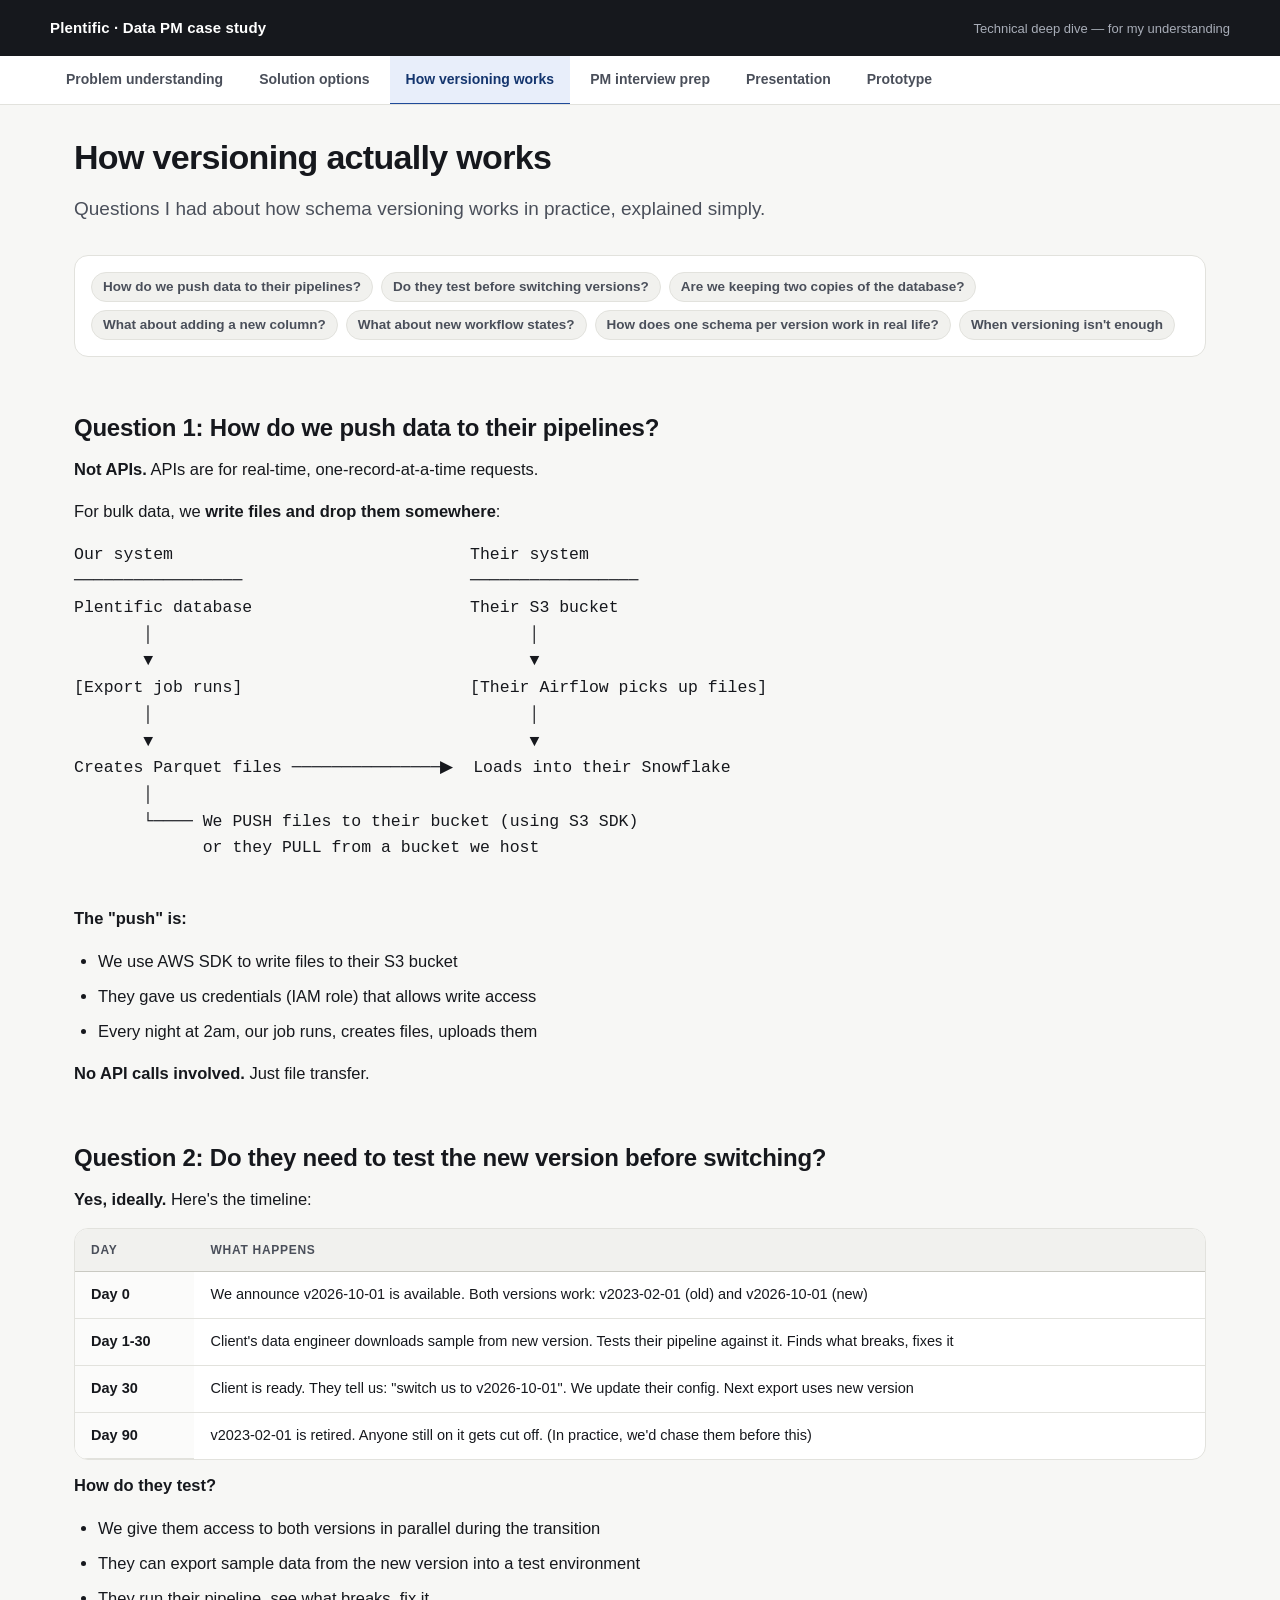
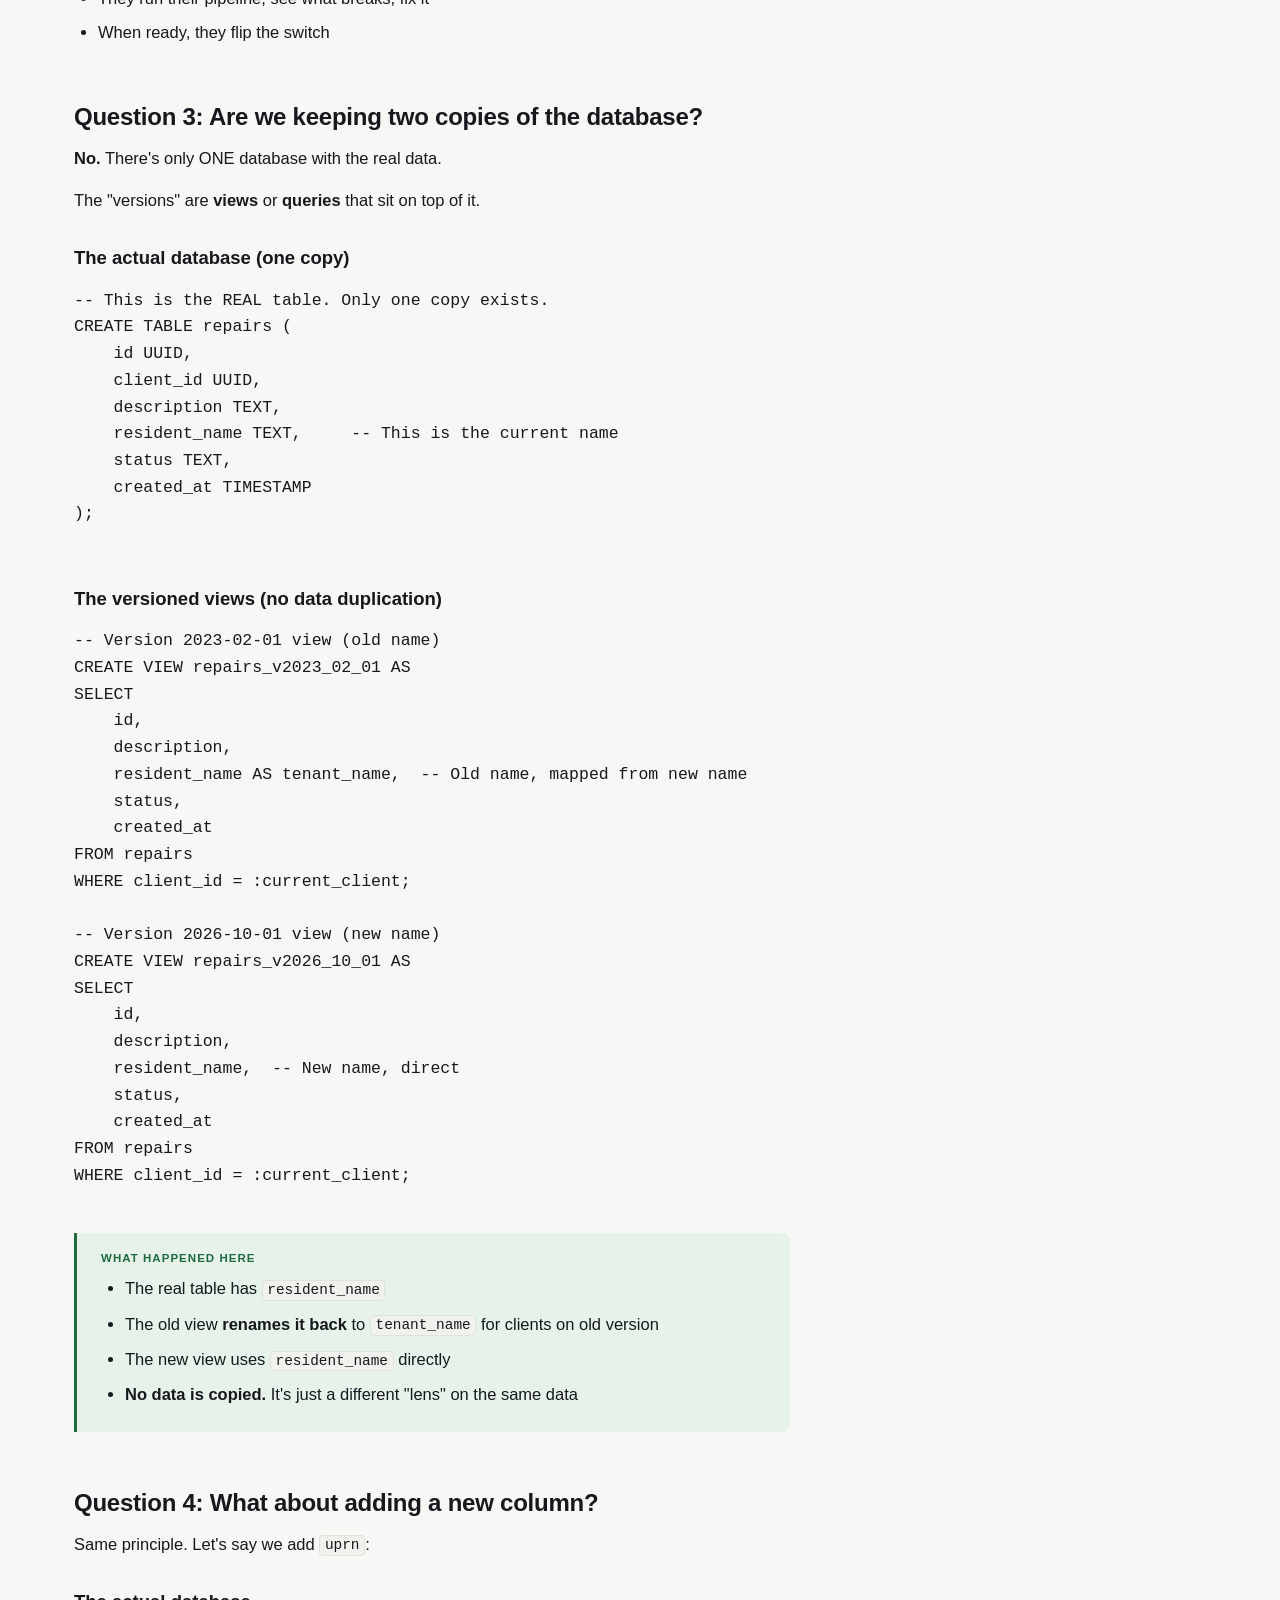
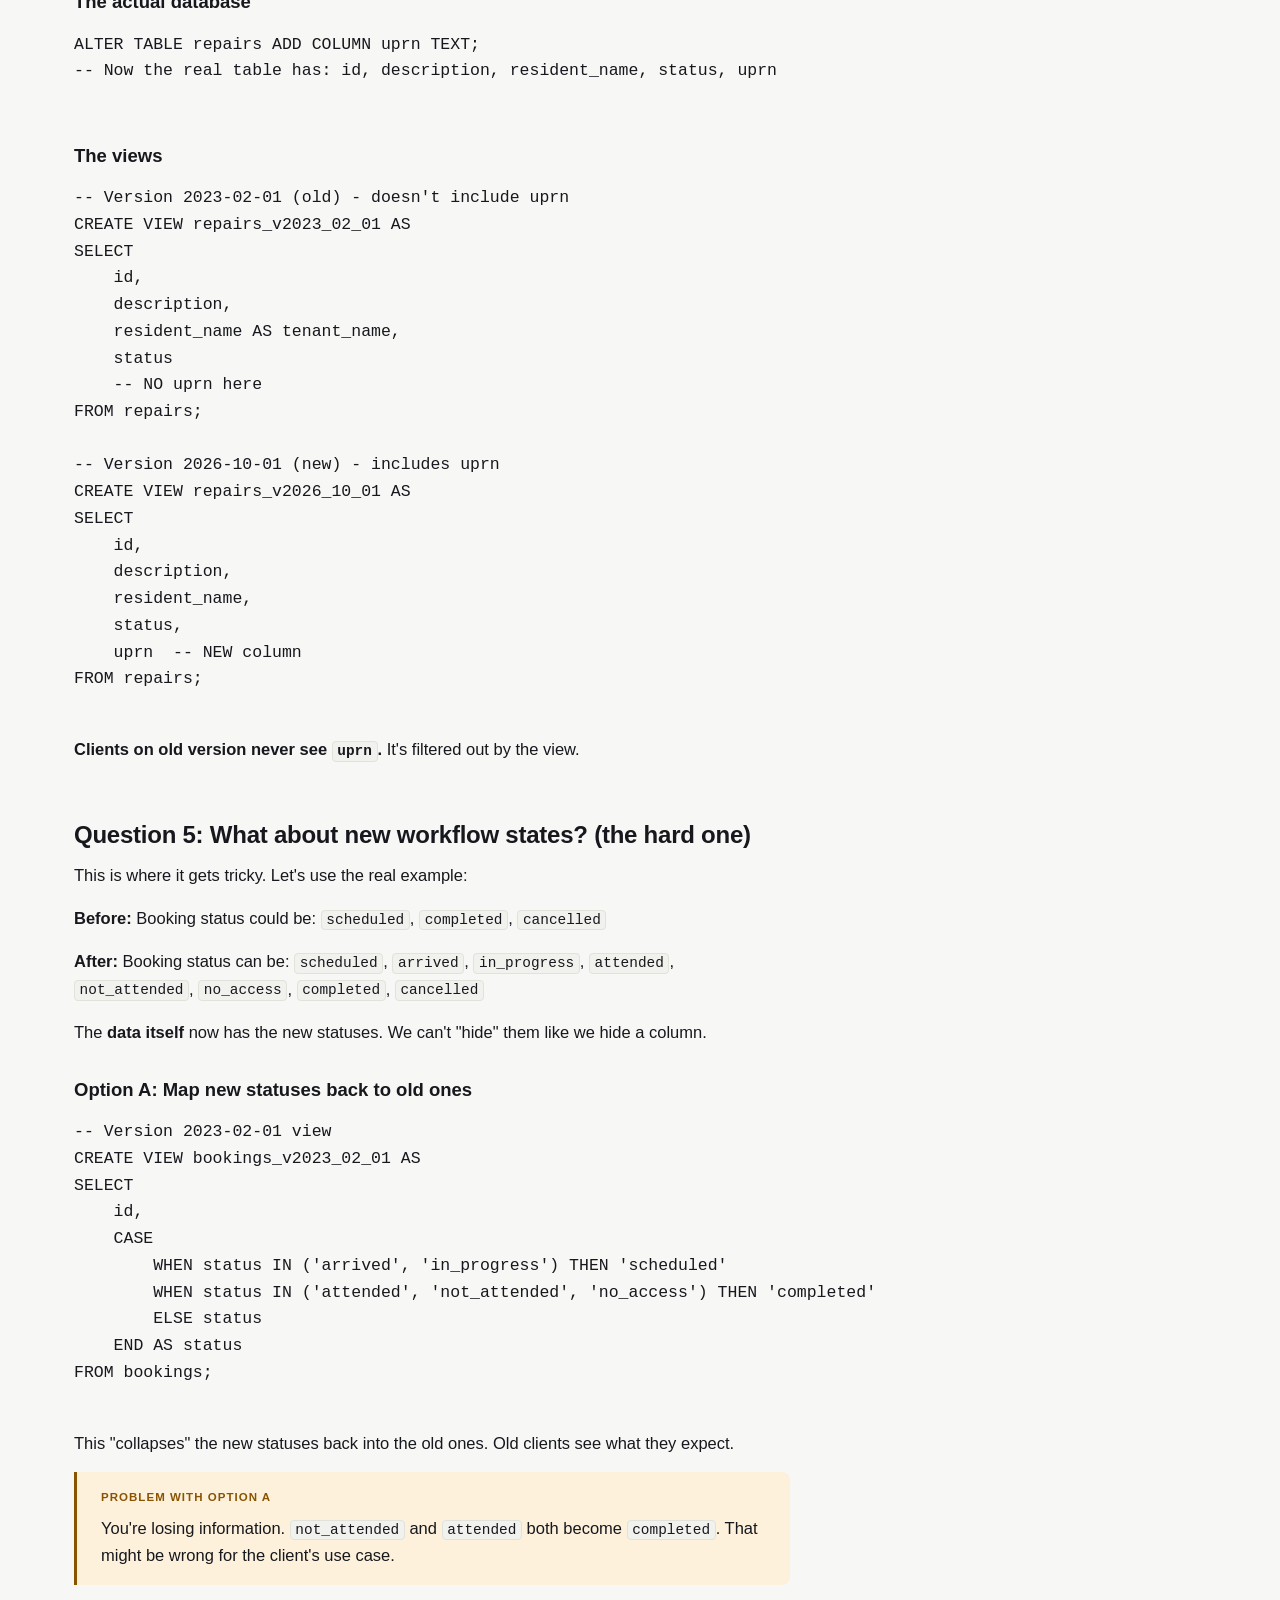
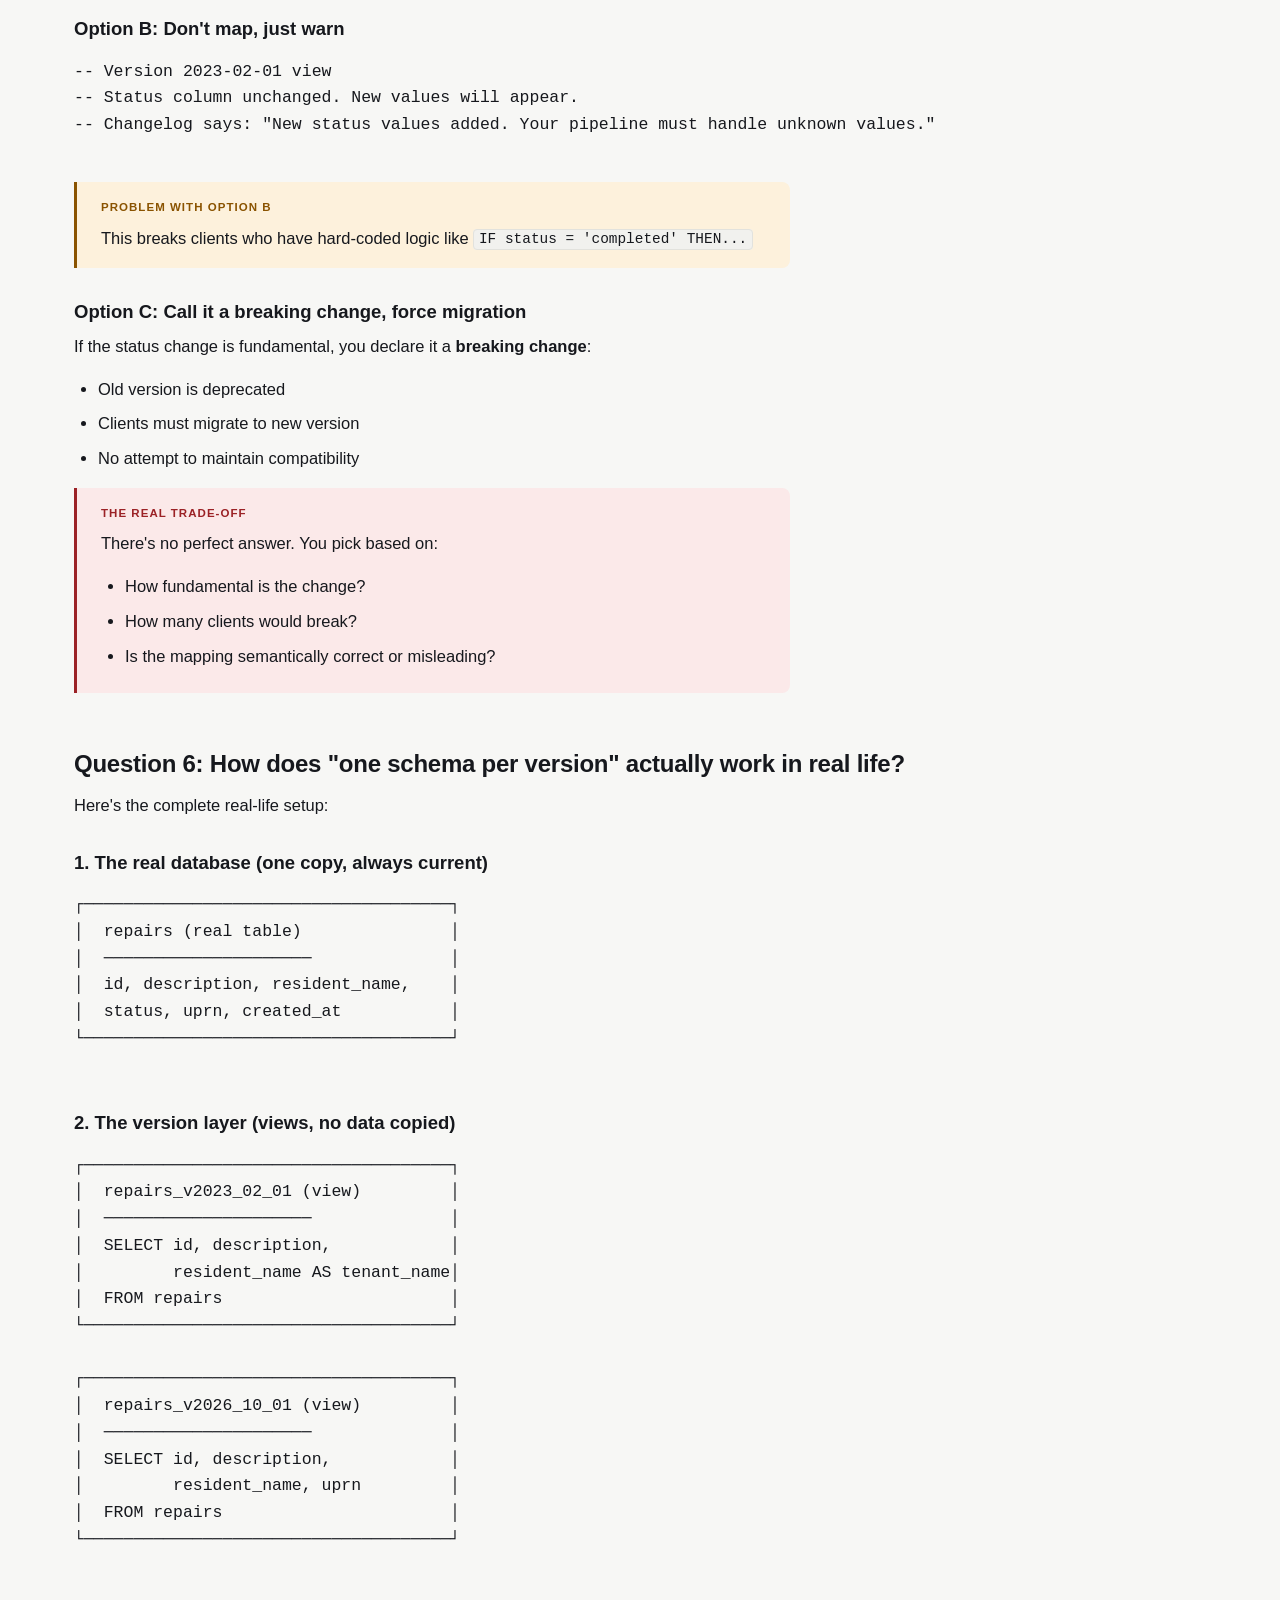
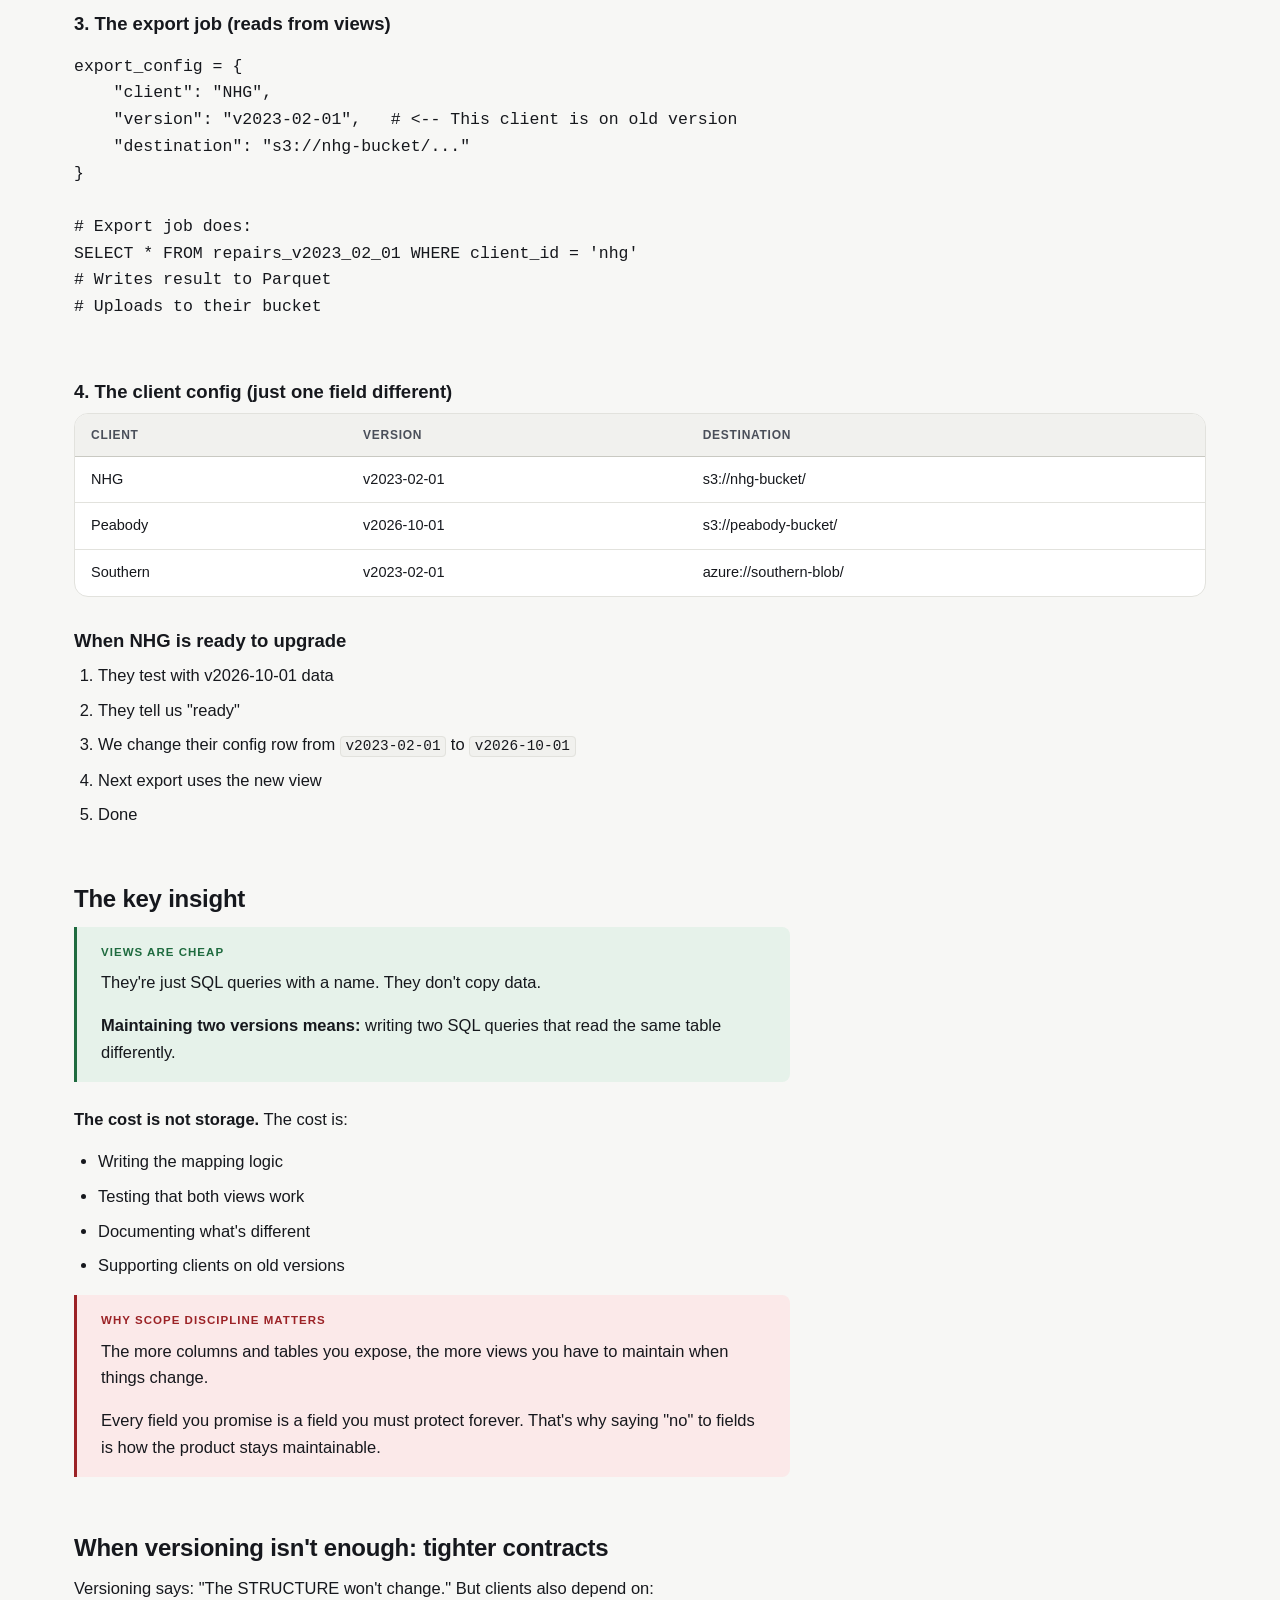
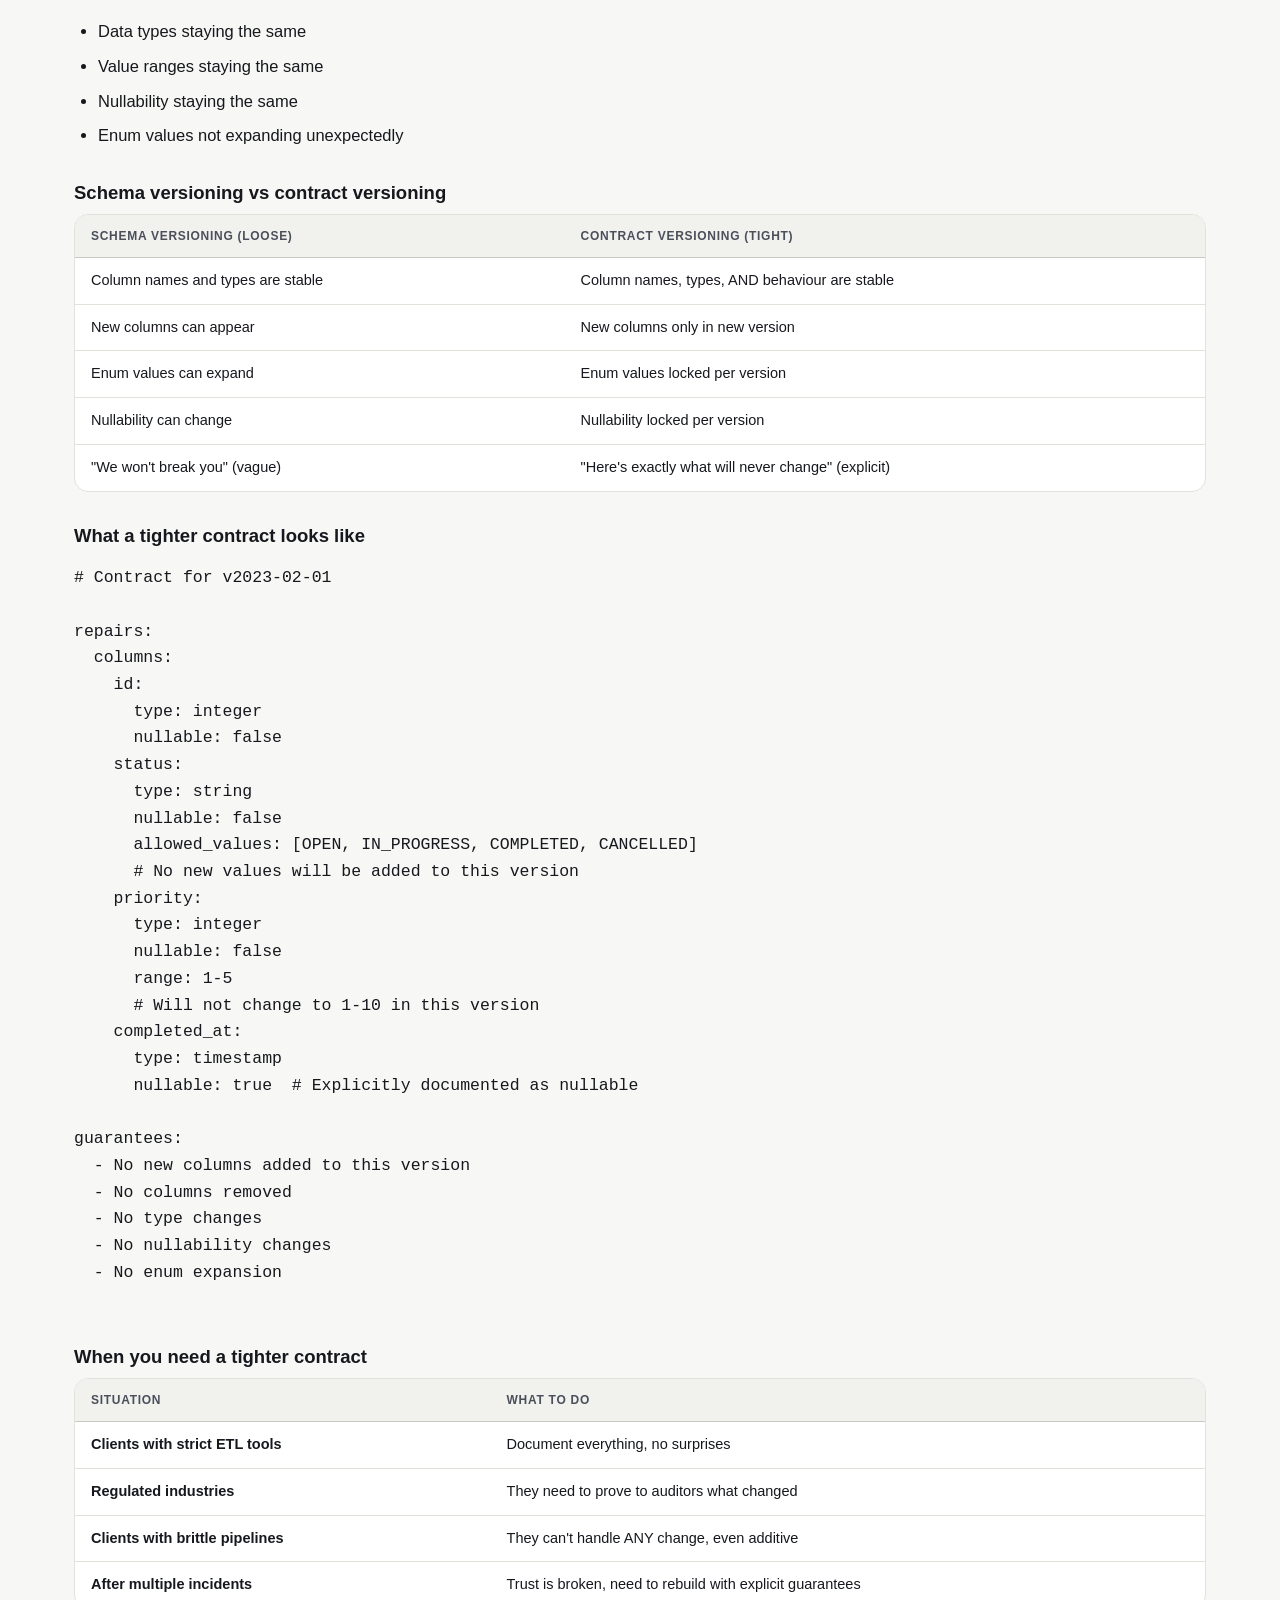
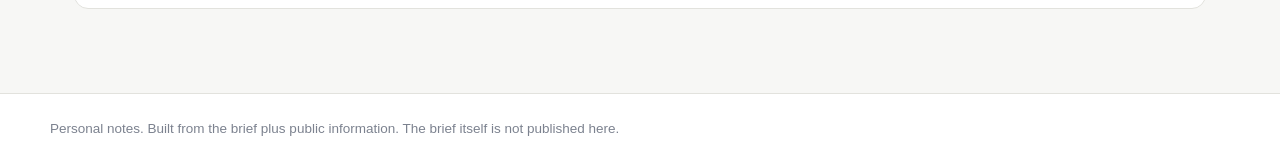
<file: docs/how-versioning-works.html>
<!doctype html>
<html lang="en-GB">
<head>
<meta charset="utf-8">
<meta name="viewport" content="width=device-width, initial-scale=1">
<meta name="robots" content="noindex, nofollow">
<title>How versioning actually works &mdash; Plentific case study</title>
<link rel="stylesheet" href="assets/styles.css">
</head>
<body>
<a class="skip-link" href="#main">Skip to content</a>

<header class="masthead">
  <div class="masthead-inner">
    <p class="masthead-title">Plentific &middot; Data PM case study</p>
    <p class="masthead-meta">Technical deep dive &mdash; for my understanding</p>
  </div>
</header>

<nav class="site-nav" aria-label="Main">
  <div class="site-nav-inner">
    <a href="index.html">Problem understanding</a>
    <a href="solutions.html">Solution options</a>
    <a href="how-versioning-works.html" aria-current="page">How versioning works</a>
    <a href="pm-interview-prep.html">PM interview prep</a>
    <a href="presentation.html">Presentation</a>
    <a href="prototype.html">Prototype</a>
  </div>
</nav>

<div class="shell shell-wide">
  <main class="content" id="main">

    <h1>How versioning actually works</h1>
    <p class="lede">
      Questions I had about how schema versioning works in practice, explained simply.
    </p>

    <nav class="toc" aria-label="Contents">
      <a href="#q1">How do we push data to their pipelines?</a>
      <a href="#q2">Do they test before switching versions?</a>
      <a href="#q3">Are we keeping two copies of the database?</a>
      <a href="#q4">What about adding a new column?</a>
      <a href="#q5">What about new workflow states?</a>
      <a href="#q6">How does one schema per version work in real life?</a>
      <a href="#tighter-contract">When versioning isn't enough</a>
    </nav>

    <!-- ============================================================ -->
    <h2 id="q1">Question 1: How do we push data to their pipelines?</h2>

    <p><strong>Not APIs.</strong> APIs are for real-time, one-record-at-a-time requests.</p>
    <p>For bulk data, we <strong>write files and drop them somewhere</strong>:</p>

    <pre>
Our system                              Their system
─────────────────                       ─────────────────
Plentific database                      Their S3 bucket
       │                                      │
       ▼                                      ▼
[Export job runs]                       [Their Airflow picks up files]
       │                                      │
       ▼                                      ▼
Creates Parquet files ───────────────▶  Loads into their Snowflake
       │
       └──── We PUSH files to their bucket (using S3 SDK)
             or they PULL from a bucket we host
    </pre>

    <p><strong>The "push" is:</strong></p>
    <ul>
      <li>We use AWS SDK to write files to their S3 bucket</li>
      <li>They gave us credentials (IAM role) that allows write access</li>
      <li>Every night at 2am, our job runs, creates files, uploads them</li>
    </ul>

    <p><strong>No API calls involved.</strong> Just file transfer.</p>

    <!-- ============================================================ -->
    <h2 id="q2">Question 2: Do they need to test the new version before switching?</h2>

    <p><strong>Yes, ideally.</strong> Here's the timeline:</p>

    <div class="table-wrap">
      <table>
        <thead>
          <tr><th>Day</th><th>What happens</th></tr>
        </thead>
        <tbody>
          <tr>
            <th>Day 0</th>
            <td>We announce v2026-10-01 is available. Both versions work: v2023-02-01 (old) and v2026-10-01 (new)</td>
          </tr>
          <tr>
            <th>Day 1-30</th>
            <td>Client's data engineer downloads sample from new version. Tests their pipeline against it. Finds what breaks, fixes it</td>
          </tr>
          <tr>
            <th>Day 30</th>
            <td>Client is ready. They tell us: "switch us to v2026-10-01". We update their config. Next export uses new version</td>
          </tr>
          <tr>
            <th>Day 90</th>
            <td>v2023-02-01 is retired. Anyone still on it gets cut off. (In practice, we'd chase them before this)</td>
          </tr>
        </tbody>
      </table>
    </div>

    <p><strong>How do they test?</strong></p>
    <ul>
      <li>We give them access to both versions in parallel during the transition</li>
      <li>They can export sample data from the new version into a test environment</li>
      <li>They run their pipeline, see what breaks, fix it</li>
      <li>When ready, they flip the switch</li>
    </ul>

    <!-- ============================================================ -->
    <h2 id="q3">Question 3: Are we keeping two copies of the database?</h2>

    <p><strong>No.</strong> There's only ONE database with the real data.</p>
    <p>The "versions" are <strong>views</strong> or <strong>queries</strong> that sit on top of it.</p>

    <h3>The actual database (one copy)</h3>
    <pre>
-- This is the REAL table. Only one copy exists.
CREATE TABLE repairs (
    id UUID,
    client_id UUID,
    description TEXT,
    resident_name TEXT,     -- This is the current name
    status TEXT,
    created_at TIMESTAMP
);
    </pre>

    <h3>The versioned views (no data duplication)</h3>
    <pre>
-- Version 2023-02-01 view (old name)
CREATE VIEW repairs_v2023_02_01 AS
SELECT 
    id,
    description,
    resident_name AS tenant_name,  -- Old name, mapped from new name
    status,
    created_at
FROM repairs
WHERE client_id = :current_client;

-- Version 2026-10-01 view (new name)
CREATE VIEW repairs_v2026_10_01 AS
SELECT 
    id,
    description,
    resident_name,  -- New name, direct
    status,
    created_at
FROM repairs
WHERE client_id = :current_client;
    </pre>

    <div class="callout is-good">
      <span class="callout-label">What happened here</span>
      <ul>
        <li>The real table has <code>resident_name</code></li>
        <li>The old view <strong>renames it back</strong> to <code>tenant_name</code> for clients on old version</li>
        <li>The new view uses <code>resident_name</code> directly</li>
        <li><strong>No data is copied.</strong> It's just a different "lens" on the same data</li>
      </ul>
    </div>

    <!-- ============================================================ -->
    <h2 id="q4">Question 4: What about adding a new column?</h2>

    <p>Same principle. Let's say we add <code>uprn</code>:</p>

    <h3>The actual database</h3>
    <pre>
ALTER TABLE repairs ADD COLUMN uprn TEXT;
-- Now the real table has: id, description, resident_name, status, uprn
    </pre>

    <h3>The views</h3>
    <pre>
-- Version 2023-02-01 (old) - doesn't include uprn
CREATE VIEW repairs_v2023_02_01 AS
SELECT 
    id,
    description,
    resident_name AS tenant_name,
    status
    -- NO uprn here
FROM repairs;

-- Version 2026-10-01 (new) - includes uprn
CREATE VIEW repairs_v2026_10_01 AS
SELECT 
    id,
    description,
    resident_name,
    status,
    uprn  -- NEW column
FROM repairs;
    </pre>

    <p><strong>Clients on old version never see <code>uprn</code>.</strong> It's filtered out by the view.</p>

    <!-- ============================================================ -->
    <h2 id="q5">Question 5: What about new workflow states? (the hard one)</h2>

    <p>This is where it gets tricky. Let's use the real example:</p>

    <p><strong>Before:</strong> Booking status could be: <code>scheduled</code>, <code>completed</code>, <code>cancelled</code></p>
    <p><strong>After:</strong> Booking status can be: <code>scheduled</code>, <code>arrived</code>, <code>in_progress</code>, <code>attended</code>, <code>not_attended</code>, <code>no_access</code>, <code>completed</code>, <code>cancelled</code></p>

    <p>The <strong>data itself</strong> now has the new statuses. We can't "hide" them like we hide a column.</p>

    <h3>Option A: Map new statuses back to old ones</h3>
    <pre>
-- Version 2023-02-01 view
CREATE VIEW bookings_v2023_02_01 AS
SELECT 
    id,
    CASE 
        WHEN status IN ('arrived', 'in_progress') THEN 'scheduled'
        WHEN status IN ('attended', 'not_attended', 'no_access') THEN 'completed'
        ELSE status
    END AS status
FROM bookings;
    </pre>

    <p>This "collapses" the new statuses back into the old ones. Old clients see what they expect.</p>

    <div class="callout is-warn">
      <span class="callout-label">Problem with Option A</span>
      <p>You're losing information. <code>not_attended</code> and <code>attended</code> both become <code>completed</code>. That might be wrong for the client's use case.</p>
    </div>

    <h3>Option B: Don't map, just warn</h3>
    <pre>
-- Version 2023-02-01 view
-- Status column unchanged. New values will appear.
-- Changelog says: "New status values added. Your pipeline must handle unknown values."
    </pre>

    <div class="callout is-warn">
      <span class="callout-label">Problem with Option B</span>
      <p>This breaks clients who have hard-coded logic like <code>IF status = 'completed' THEN...</code></p>
    </div>

    <h3>Option C: Call it a breaking change, force migration</h3>
    <p>If the status change is fundamental, you declare it a <strong>breaking change</strong>:</p>
    <ul>
      <li>Old version is deprecated</li>
      <li>Clients must migrate to new version</li>
      <li>No attempt to maintain compatibility</li>
    </ul>

    <div class="callout is-danger">
      <span class="callout-label">The real trade-off</span>
      <p>There's no perfect answer. You pick based on:</p>
      <ul>
        <li>How fundamental is the change?</li>
        <li>How many clients would break?</li>
        <li>Is the mapping semantically correct or misleading?</li>
      </ul>
    </div>

    <!-- ============================================================ -->
    <h2 id="q6">Question 6: How does "one schema per version" actually work in real life?</h2>

    <p>Here's the complete real-life setup:</p>

    <h3>1. The real database (one copy, always current)</h3>
    <pre>
┌─────────────────────────────────────┐
│  repairs (real table)               │
│  ─────────────────────              │
│  id, description, resident_name,    │
│  status, uprn, created_at           │
└─────────────────────────────────────┘
    </pre>

    <h3>2. The version layer (views, no data copied)</h3>
    <pre>
┌─────────────────────────────────────┐
│  repairs_v2023_02_01 (view)         │
│  ─────────────────────              │
│  SELECT id, description,            │
│         resident_name AS tenant_name│
│  FROM repairs                       │
└─────────────────────────────────────┘

┌─────────────────────────────────────┐
│  repairs_v2026_10_01 (view)         │
│  ─────────────────────              │
│  SELECT id, description,            │
│         resident_name, uprn         │
│  FROM repairs                       │
└─────────────────────────────────────┘
    </pre>

    <h3>3. The export job (reads from views)</h3>
    <pre>
export_config = {
    "client": "NHG",
    "version": "v2023-02-01",   # &lt;-- This client is on old version
    "destination": "s3://nhg-bucket/..."
}

# Export job does:
SELECT * FROM repairs_v2023_02_01 WHERE client_id = 'nhg'
# Writes result to Parquet
# Uploads to their bucket
    </pre>

    <h3>4. The client config (just one field different)</h3>
    <div class="table-wrap">
      <table>
        <thead>
          <tr><th>Client</th><th>Version</th><th>Destination</th></tr>
        </thead>
        <tbody>
          <tr><td>NHG</td><td>v2023-02-01</td><td>s3://nhg-bucket/</td></tr>
          <tr><td>Peabody</td><td>v2026-10-01</td><td>s3://peabody-bucket/</td></tr>
          <tr><td>Southern</td><td>v2023-02-01</td><td>azure://southern-blob/</td></tr>
        </tbody>
      </table>
    </div>

    <h3>When NHG is ready to upgrade</h3>
    <ol>
      <li>They test with v2026-10-01 data</li>
      <li>They tell us "ready"</li>
      <li>We change their config row from <code>v2023-02-01</code> to <code>v2026-10-01</code></li>
      <li>Next export uses the new view</li>
      <li>Done</li>
    </ol>

    <!-- ============================================================ -->
    <h2>The key insight</h2>

    <div class="callout is-good">
      <span class="callout-label">Views are cheap</span>
      <p>They're just SQL queries with a name. They don't copy data.</p>
      <p><strong>Maintaining two versions means:</strong> writing two SQL queries that read the same table differently.</p>
    </div>

    <p><strong>The cost is not storage.</strong> The cost is:</p>
    <ul>
      <li>Writing the mapping logic</li>
      <li>Testing that both views work</li>
      <li>Documenting what's different</li>
      <li>Supporting clients on old versions</li>
    </ul>

    <div class="callout is-danger">
      <span class="callout-label">Why scope discipline matters</span>
      <p>The more columns and tables you expose, the more views you have to maintain when things change.</p>
      <p>Every field you promise is a field you must protect forever. That's why saying "no" to fields is how the product stays maintainable.</p>
    </div>

    <!-- ============================================================ -->
    <h2 id="tighter-contract">When versioning isn't enough: tighter contracts</h2>

    <p>Versioning says: "The STRUCTURE won't change." But clients also depend on:</p>
    <ul>
      <li>Data types staying the same</li>
      <li>Value ranges staying the same</li>
      <li>Nullability staying the same</li>
      <li>Enum values not expanding unexpectedly</li>
    </ul>

    <h3>Schema versioning vs contract versioning</h3>

    <div class="table-wrap">
      <table>
        <thead>
          <tr><th>Schema versioning (loose)</th><th>Contract versioning (tight)</th></tr>
        </thead>
        <tbody>
          <tr>
            <td>Column names and types are stable</td>
            <td>Column names, types, AND behaviour are stable</td>
          </tr>
          <tr>
            <td>New columns can appear</td>
            <td>New columns only in new version</td>
          </tr>
          <tr>
            <td>Enum values can expand</td>
            <td>Enum values locked per version</td>
          </tr>
          <tr>
            <td>Nullability can change</td>
            <td>Nullability locked per version</td>
          </tr>
          <tr>
            <td>"We won't break you" (vague)</td>
            <td>"Here's exactly what will never change" (explicit)</td>
          </tr>
        </tbody>
      </table>
    </div>

    <h3>What a tighter contract looks like</h3>

    <pre>
# Contract for v2023-02-01

repairs:
  columns:
    id:
      type: integer
      nullable: false
    status:
      type: string
      nullable: false
      allowed_values: [OPEN, IN_PROGRESS, COMPLETED, CANCELLED]
      # No new values will be added to this version
    priority:
      type: integer
      nullable: false
      range: 1-5
      # Will not change to 1-10 in this version
    completed_at:
      type: timestamp
      nullable: true  # Explicitly documented as nullable

guarantees:
  - No new columns added to this version
  - No columns removed
  - No type changes
  - No nullability changes
  - No enum expansion
    </pre>

    <h3>When you need a tighter contract</h3>

    <div class="table-wrap">
      <table>
        <thead>
          <tr><th>Situation</th><th>What to do</th></tr>
        </thead>
        <tbody>
          <tr>
            <td><strong>Clients with strict ETL tools</strong></td>
            <td>Document everything, no surprises</td>
          </tr>
          <tr>
            <td><strong>Regulated industries</strong></td>
            <td>They need to prove to auditors what changed</td>
          </tr>
          <tr>
            <td><strong>Clients with brittle pipelines</strong></td>
            <td>They can't handle ANY change, even additive</td>
          </tr>
          <tr>
            <td><strong>After multiple incidents</strong></td>
            <td>Trust is broken, need to rebuild with explicit guarantees</td>
          </tr>
        </tbody>
      </table>
    </div>

  </main>
</div>

<footer class="site-footer">
  <div class="site-footer-inner">
    <p>Personal notes. Built from the brief plus public information. The brief itself is not published here.</p>
  </div>
</footer>

</body>
</html>
</file>
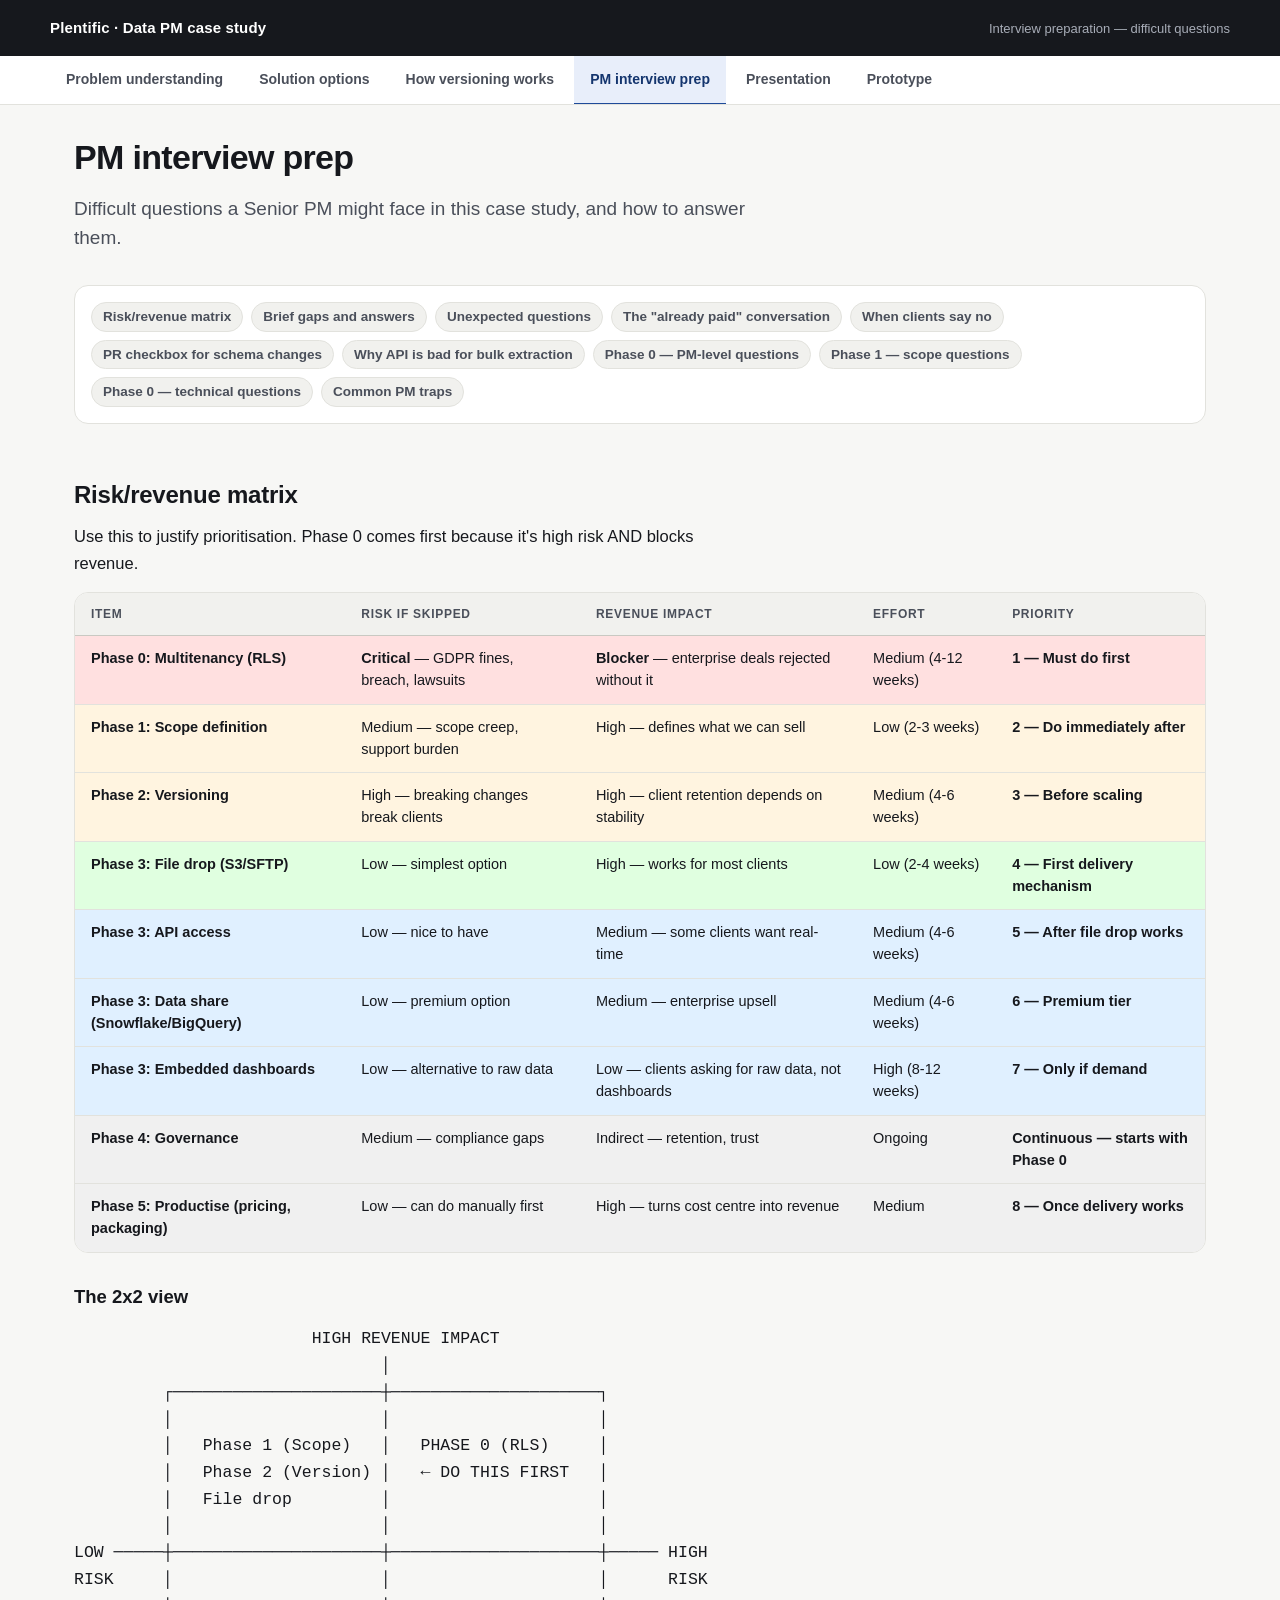
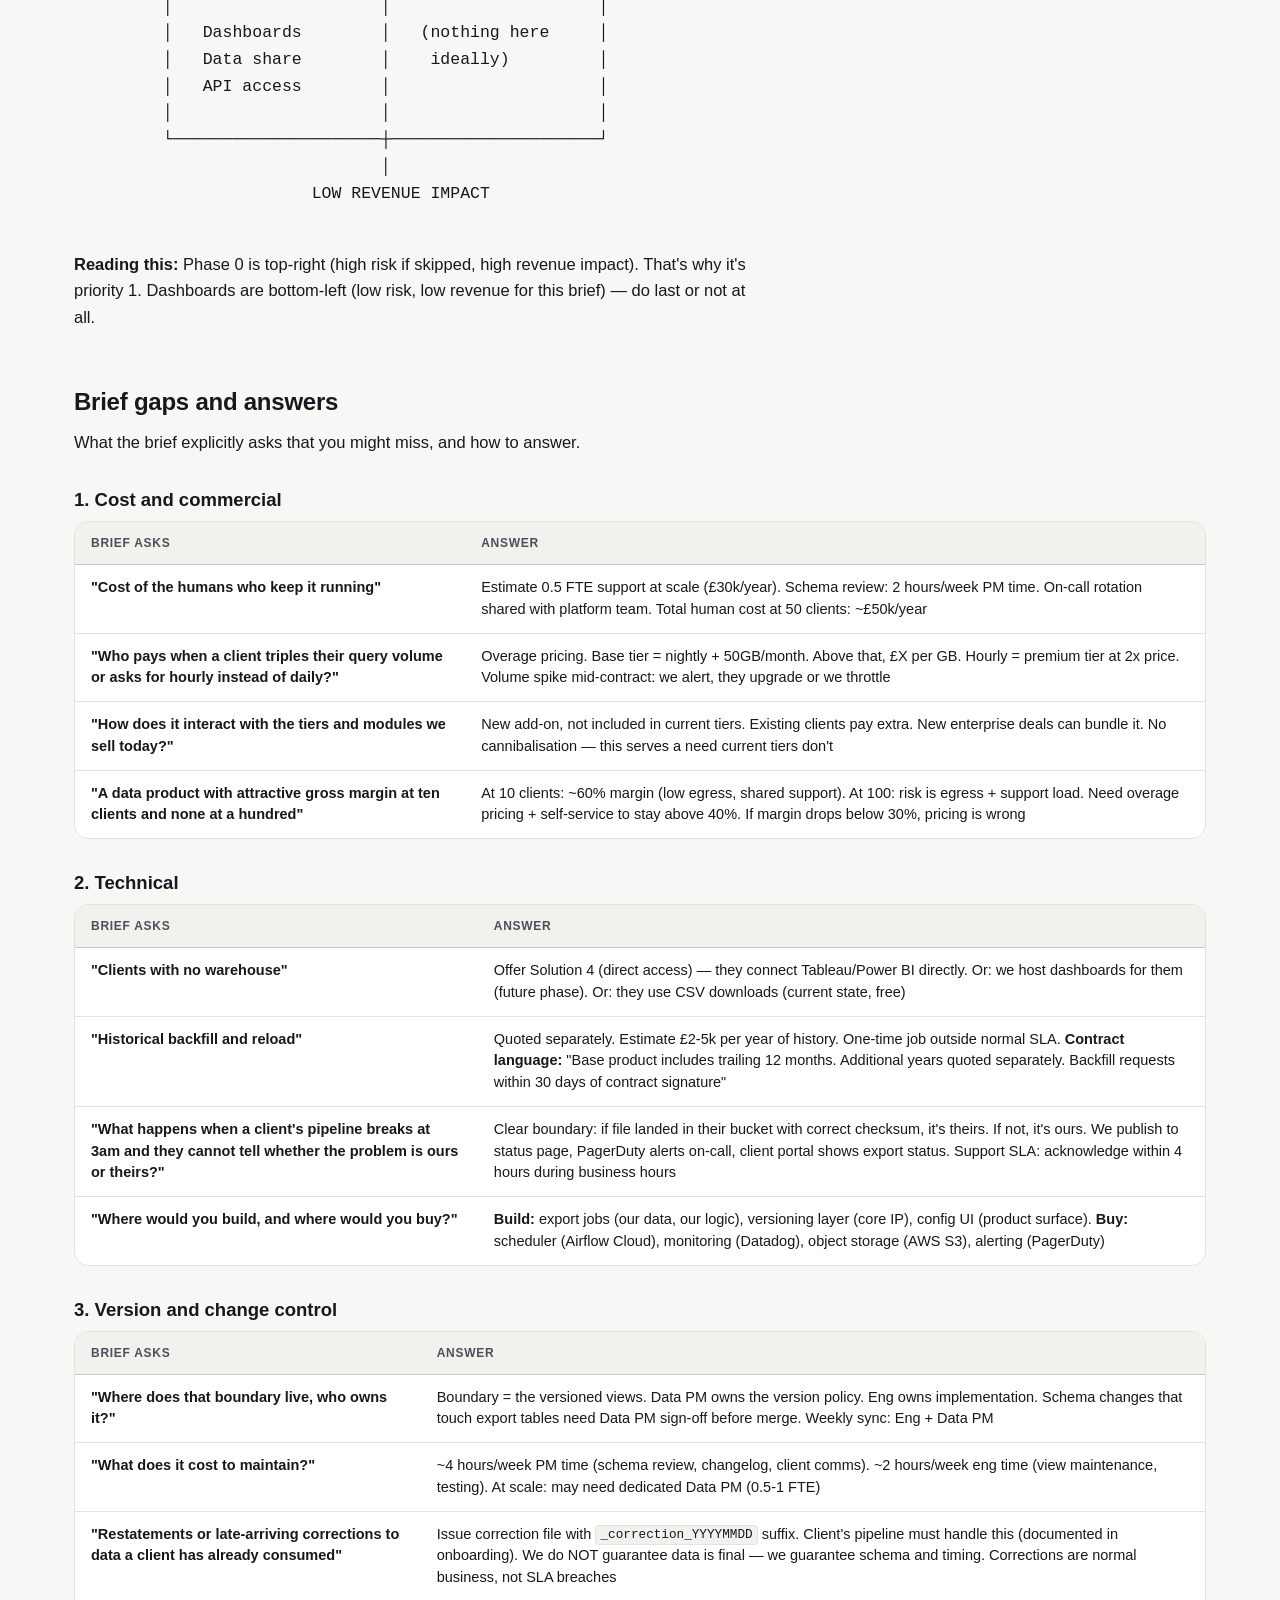
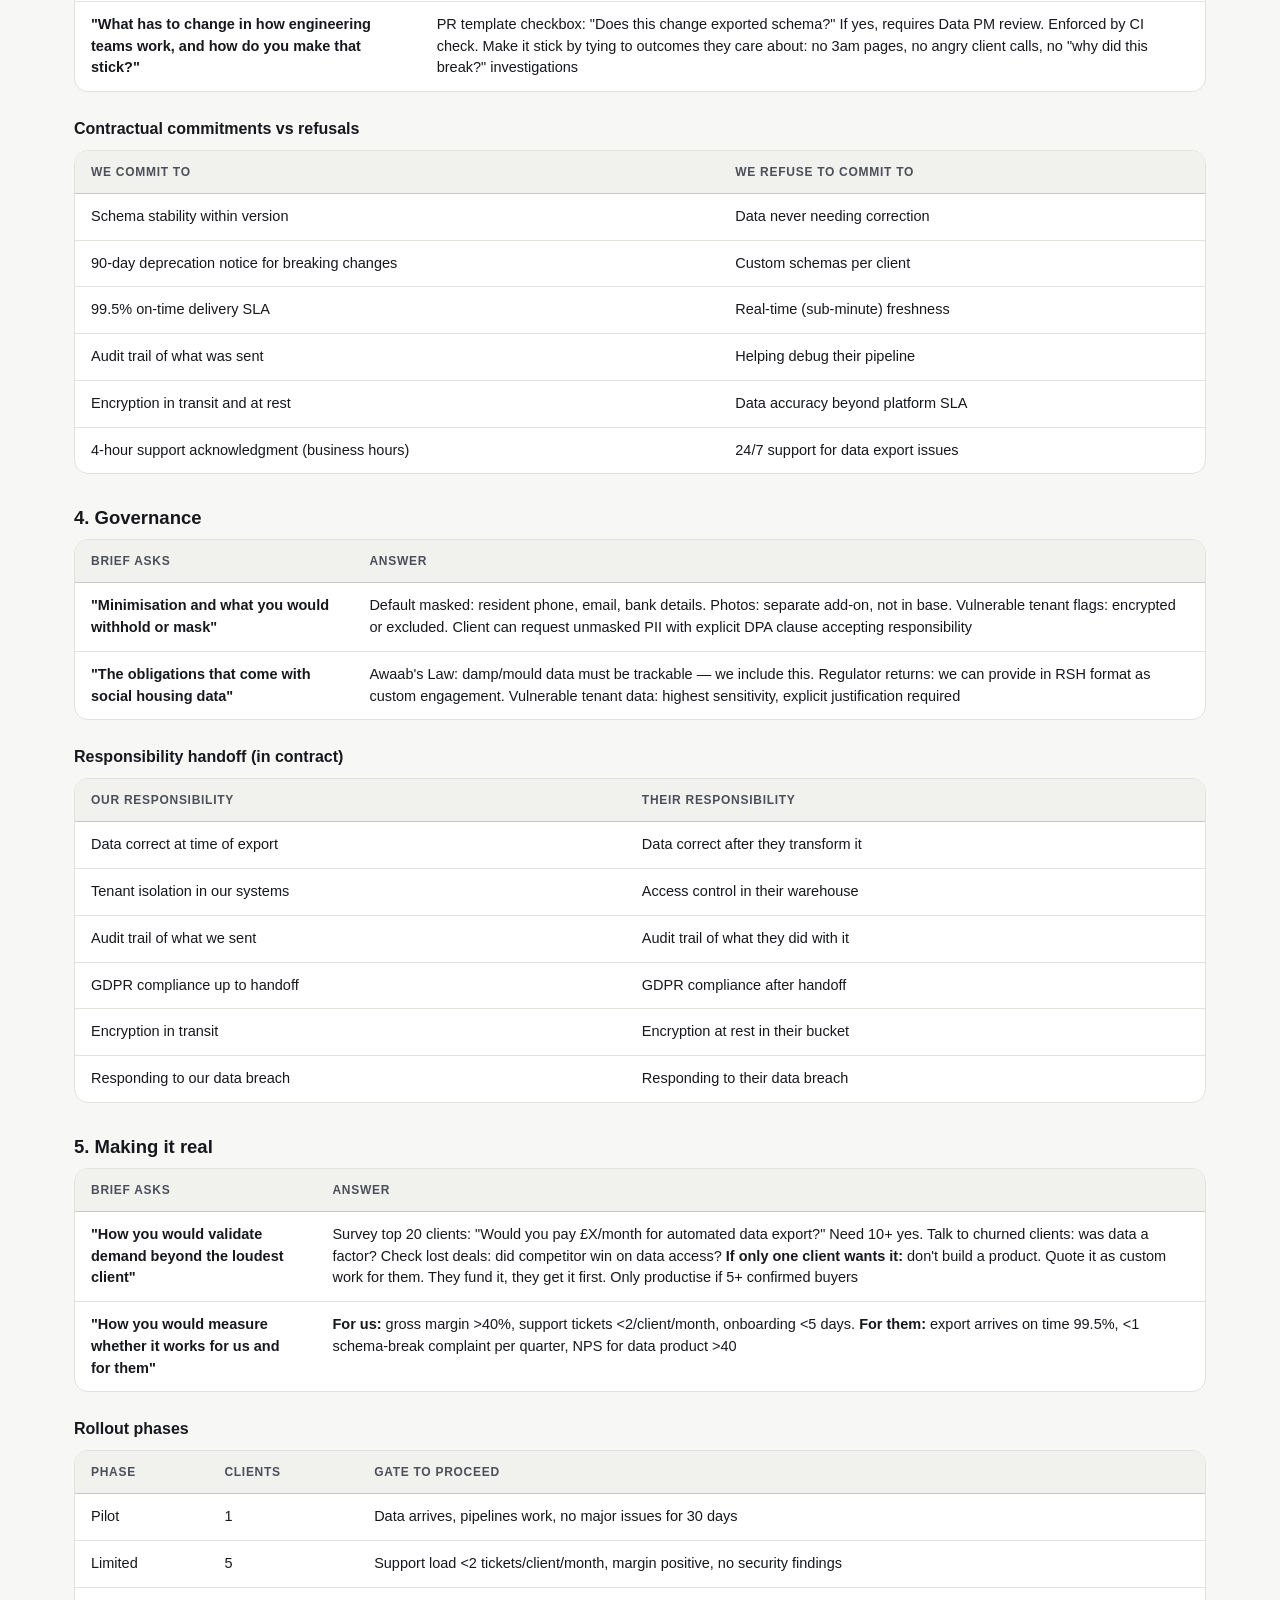
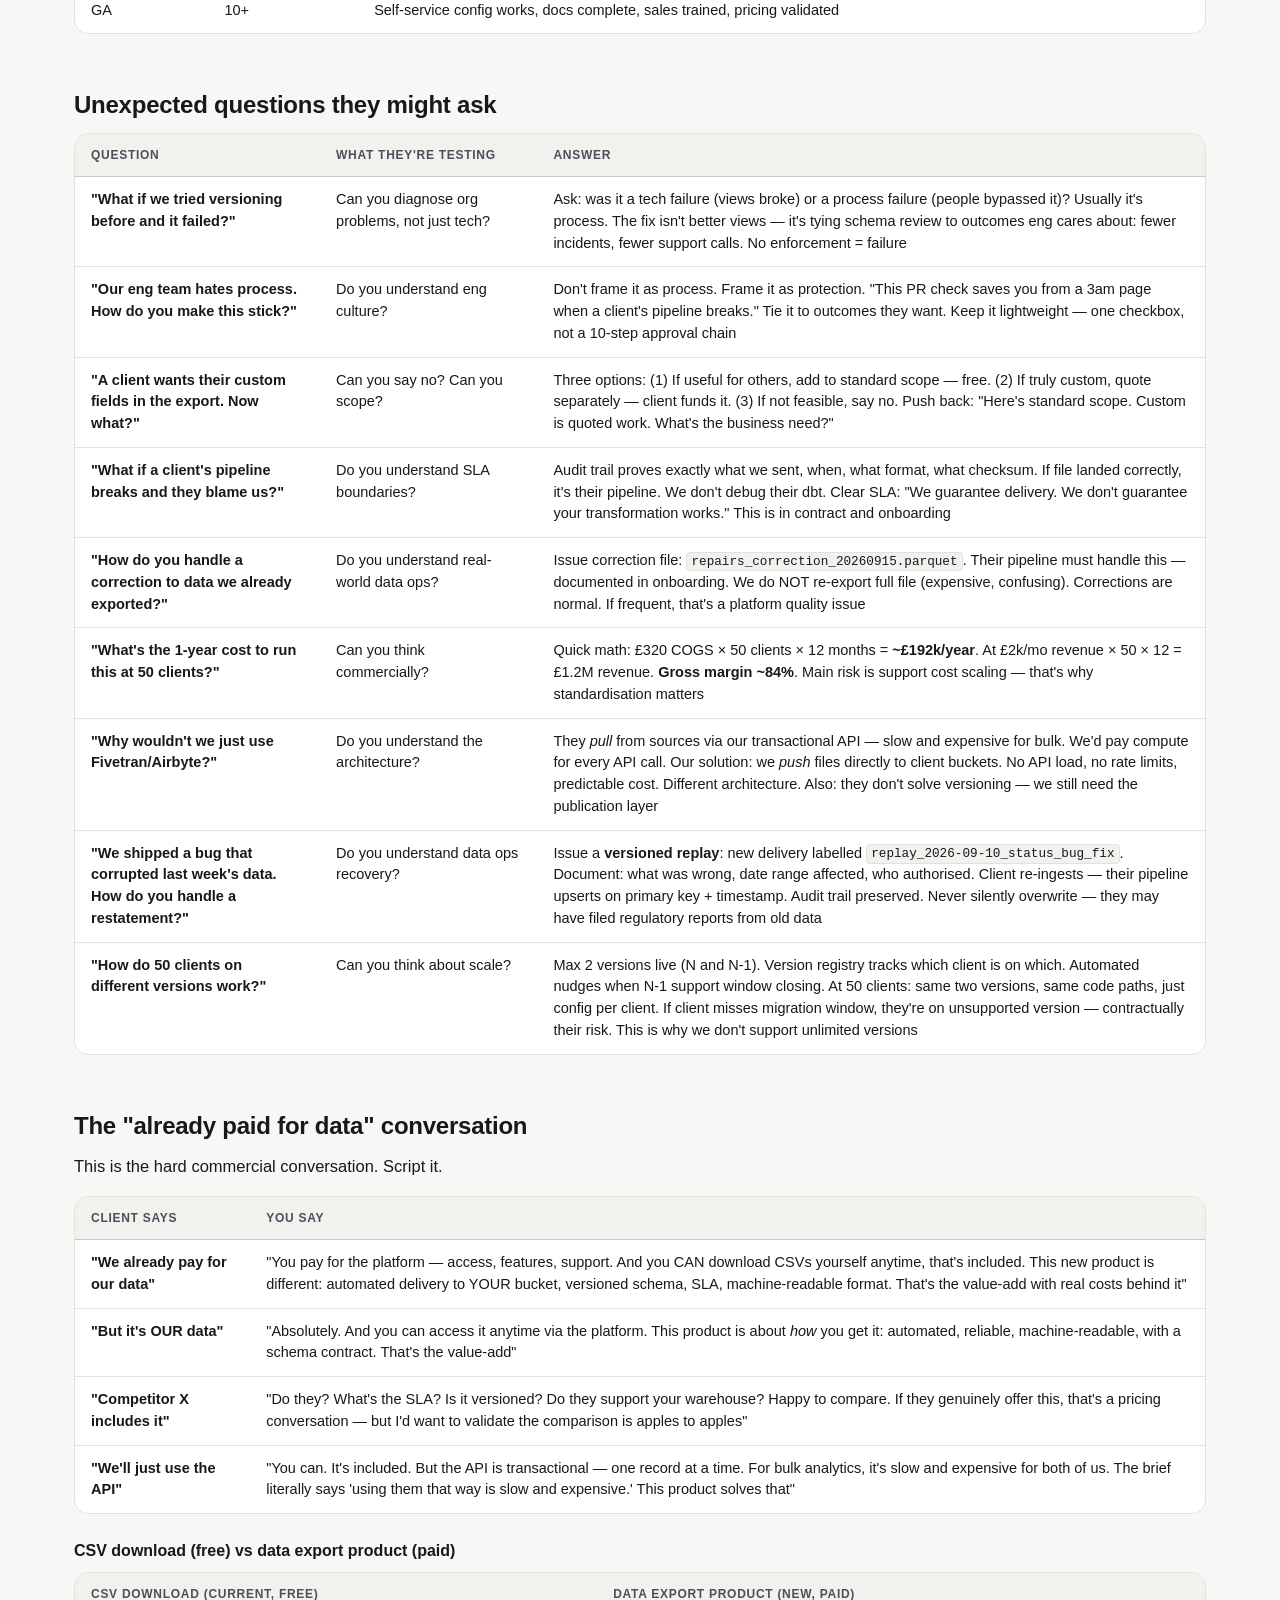
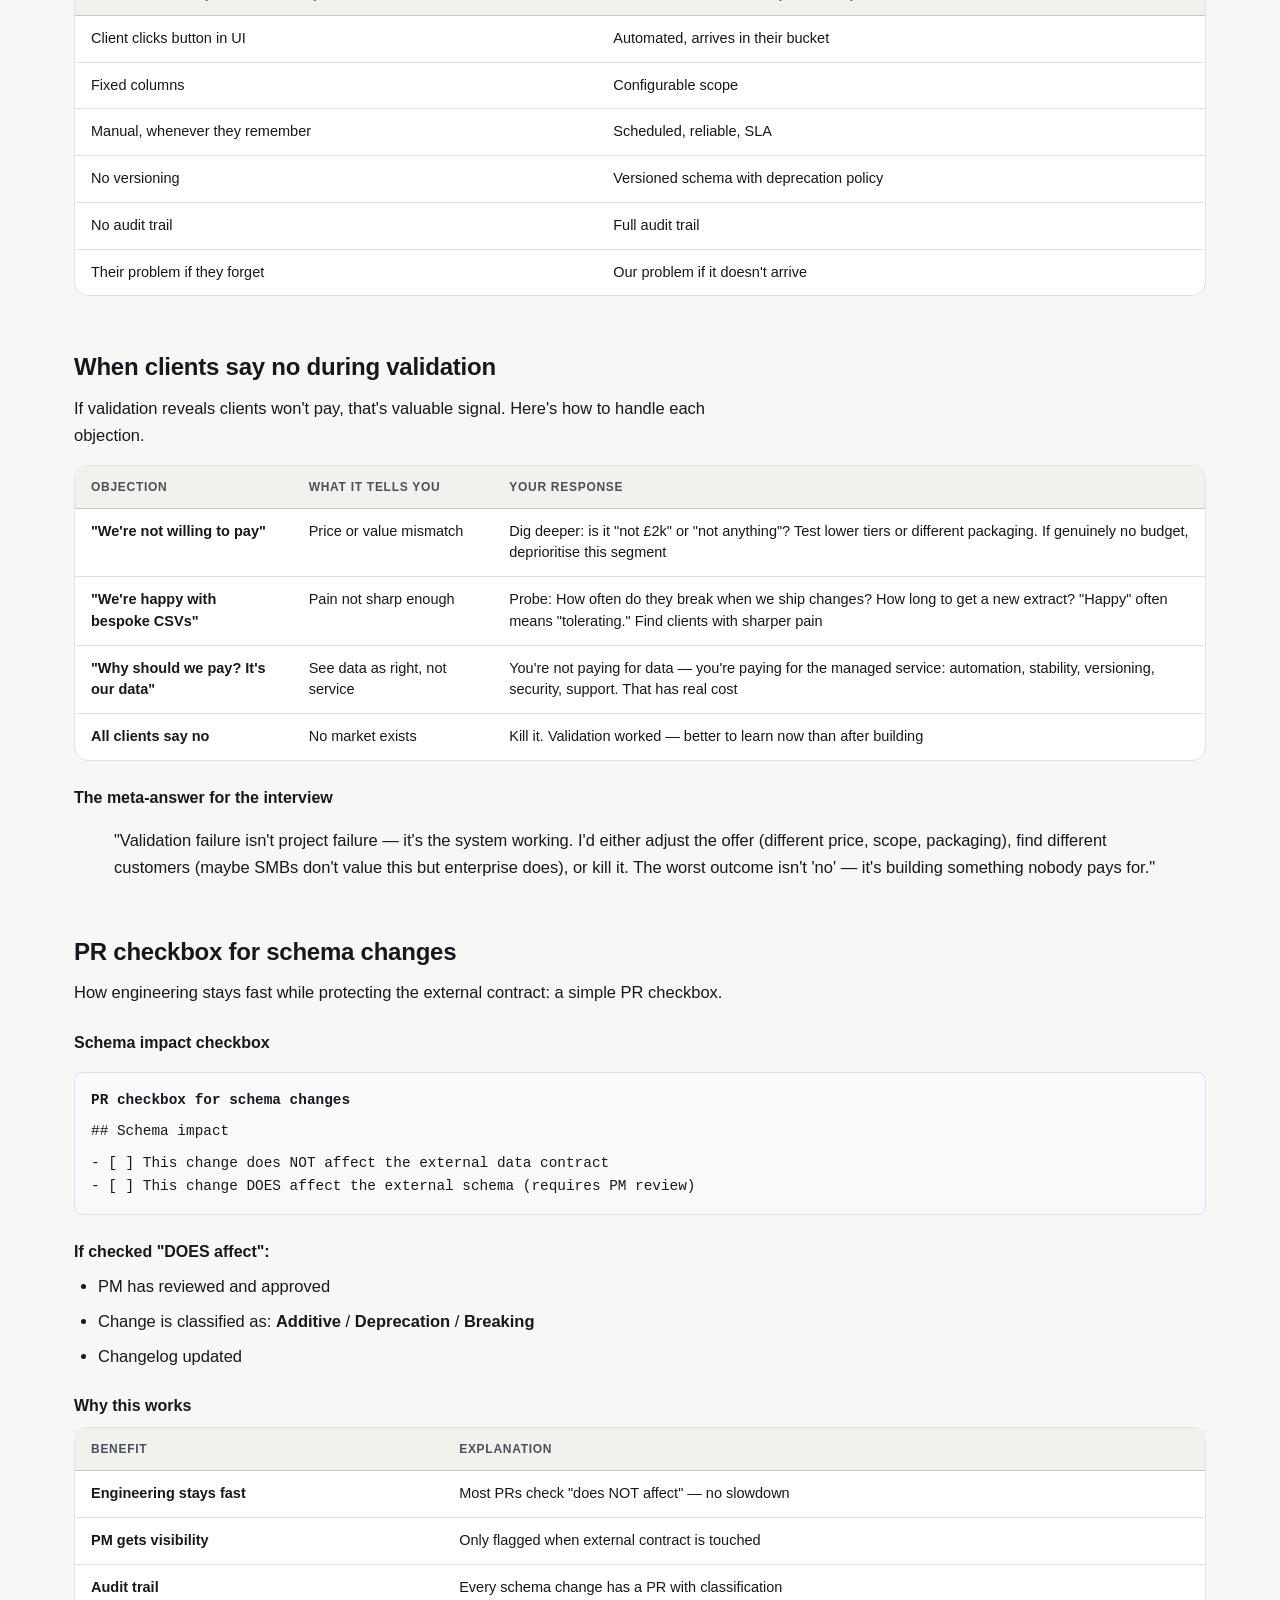
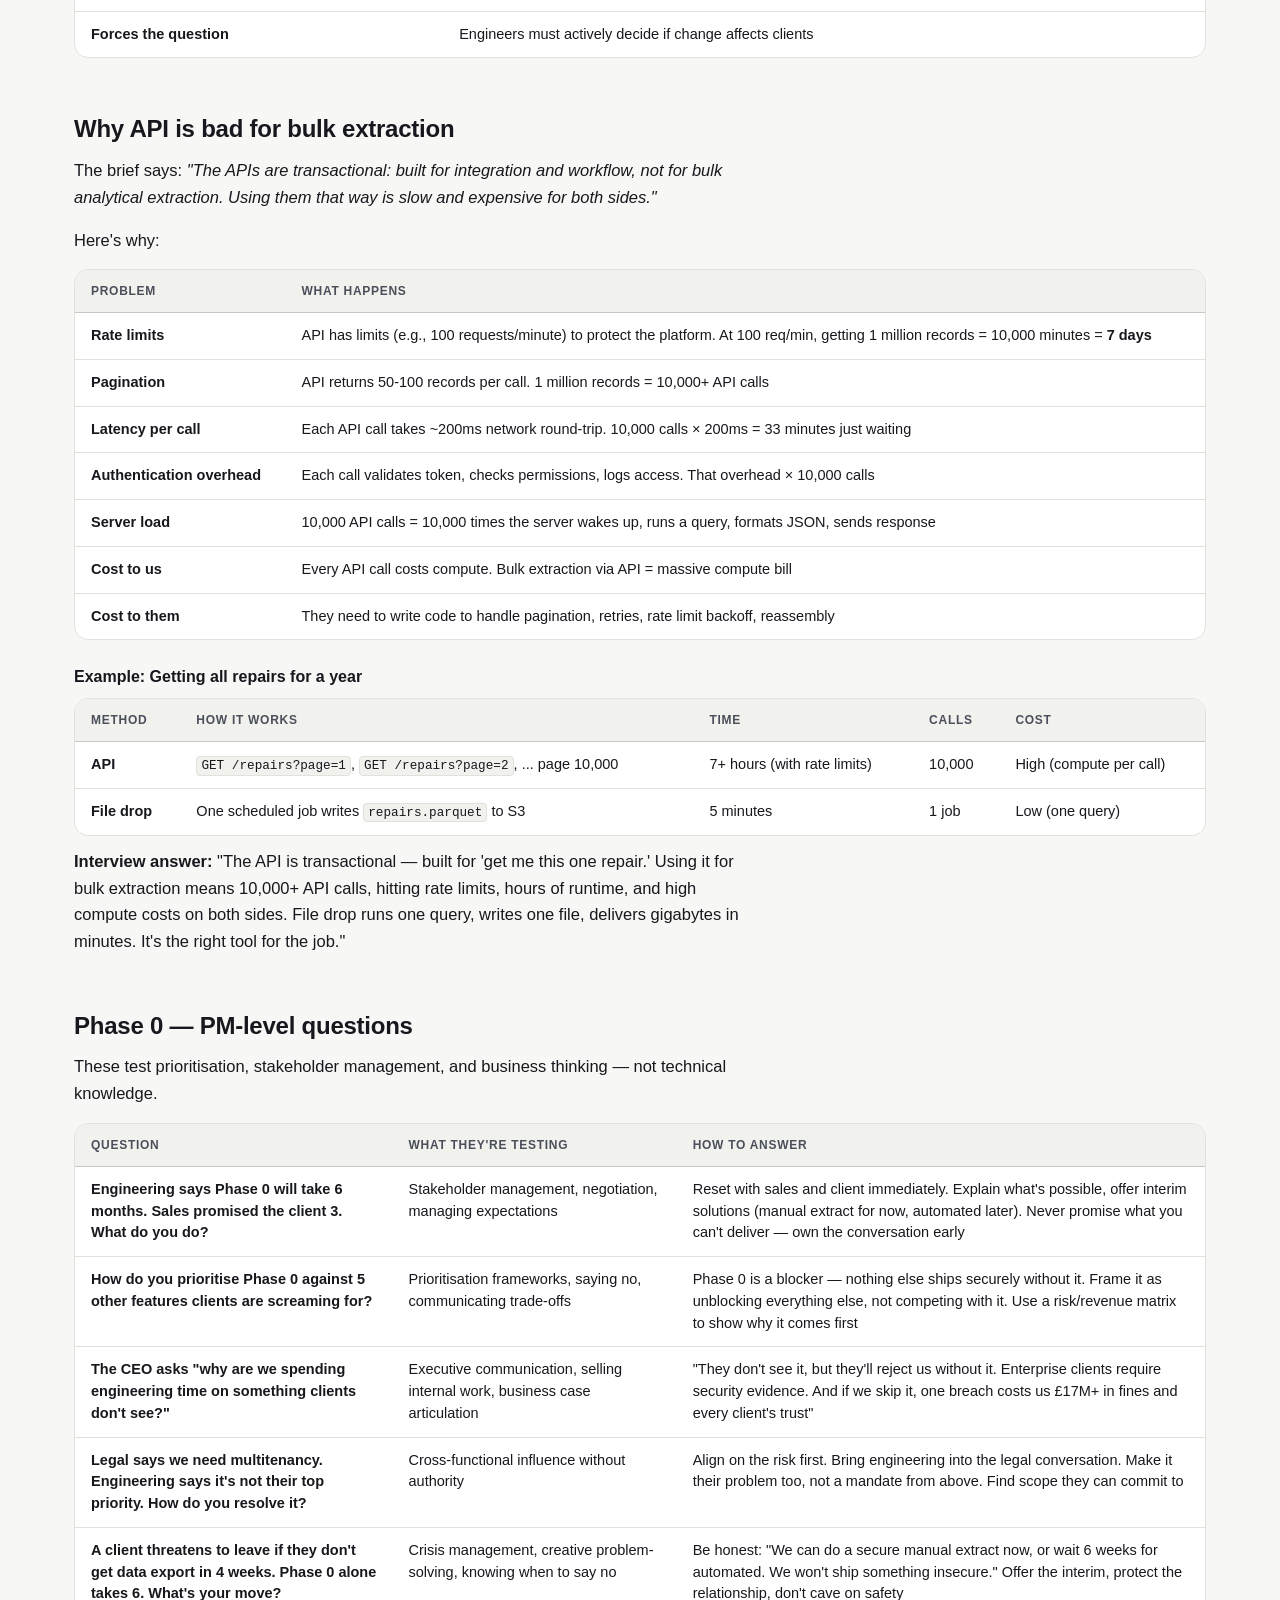
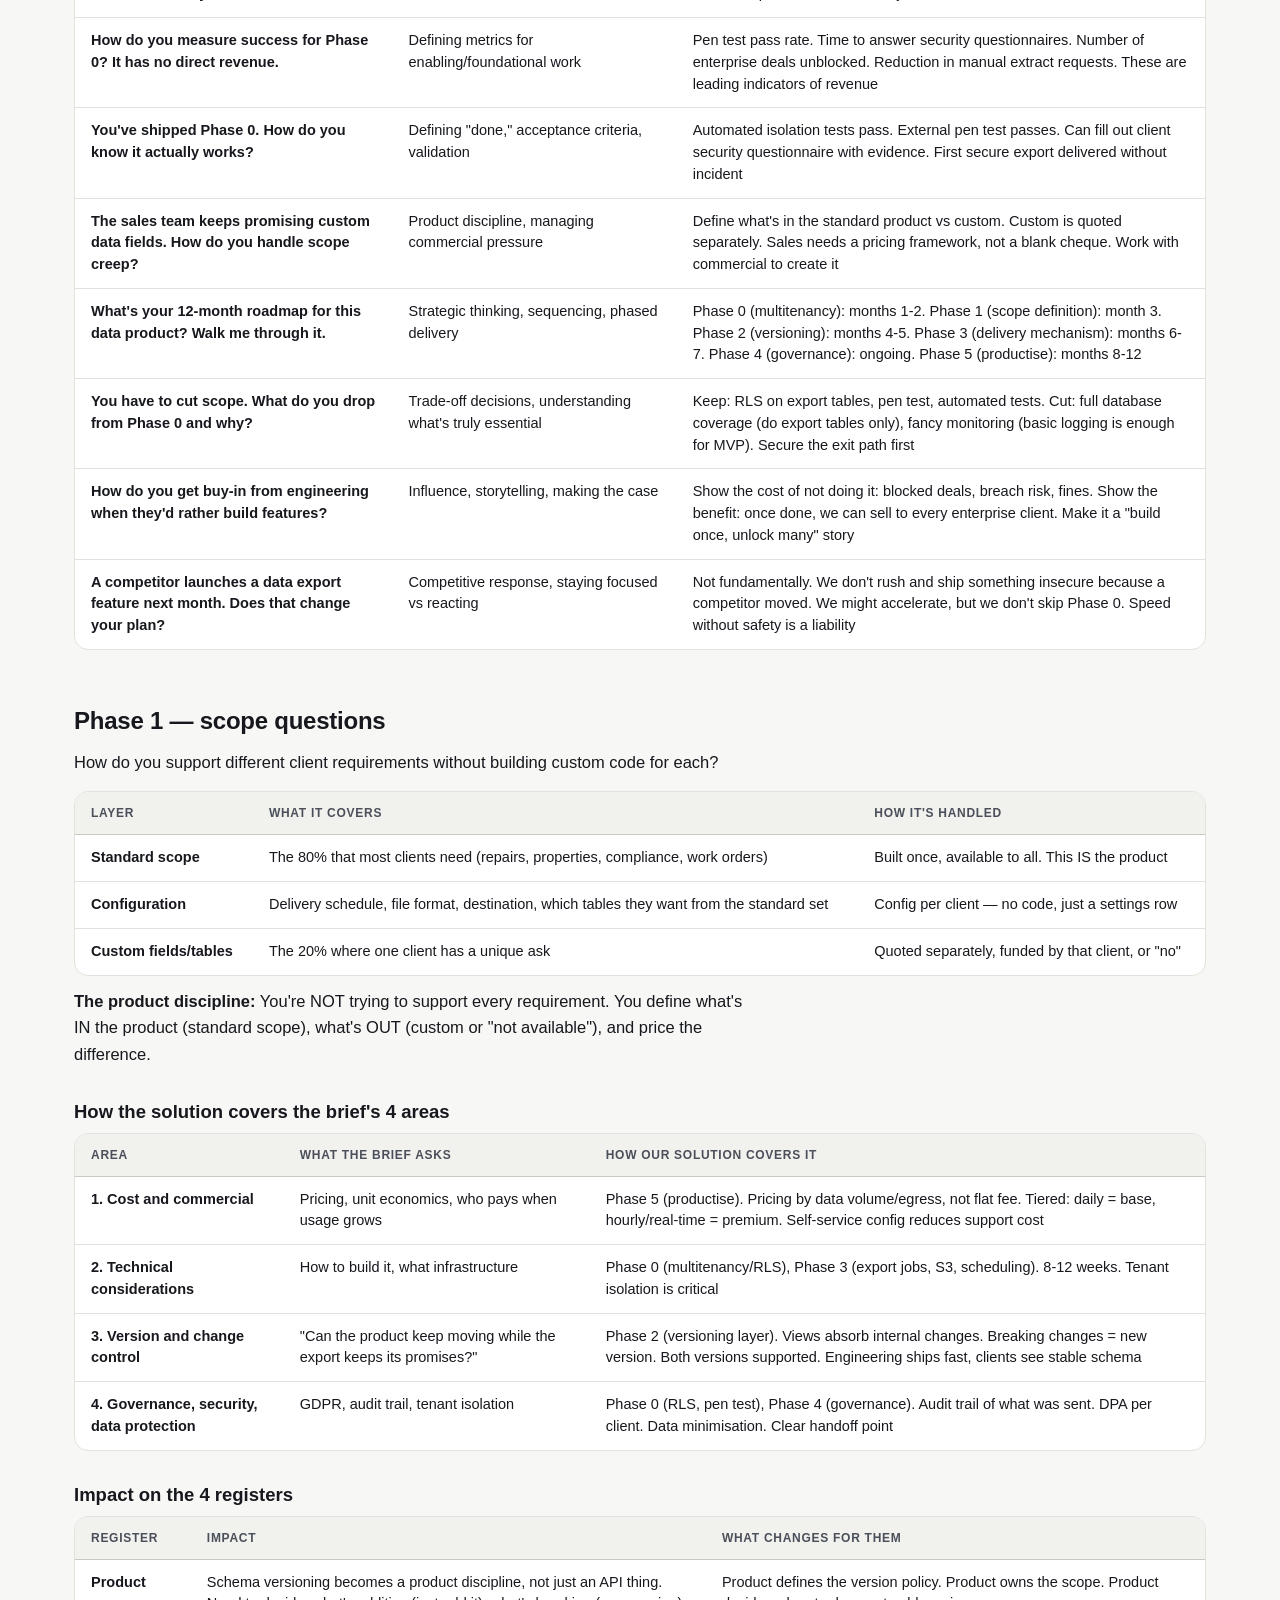
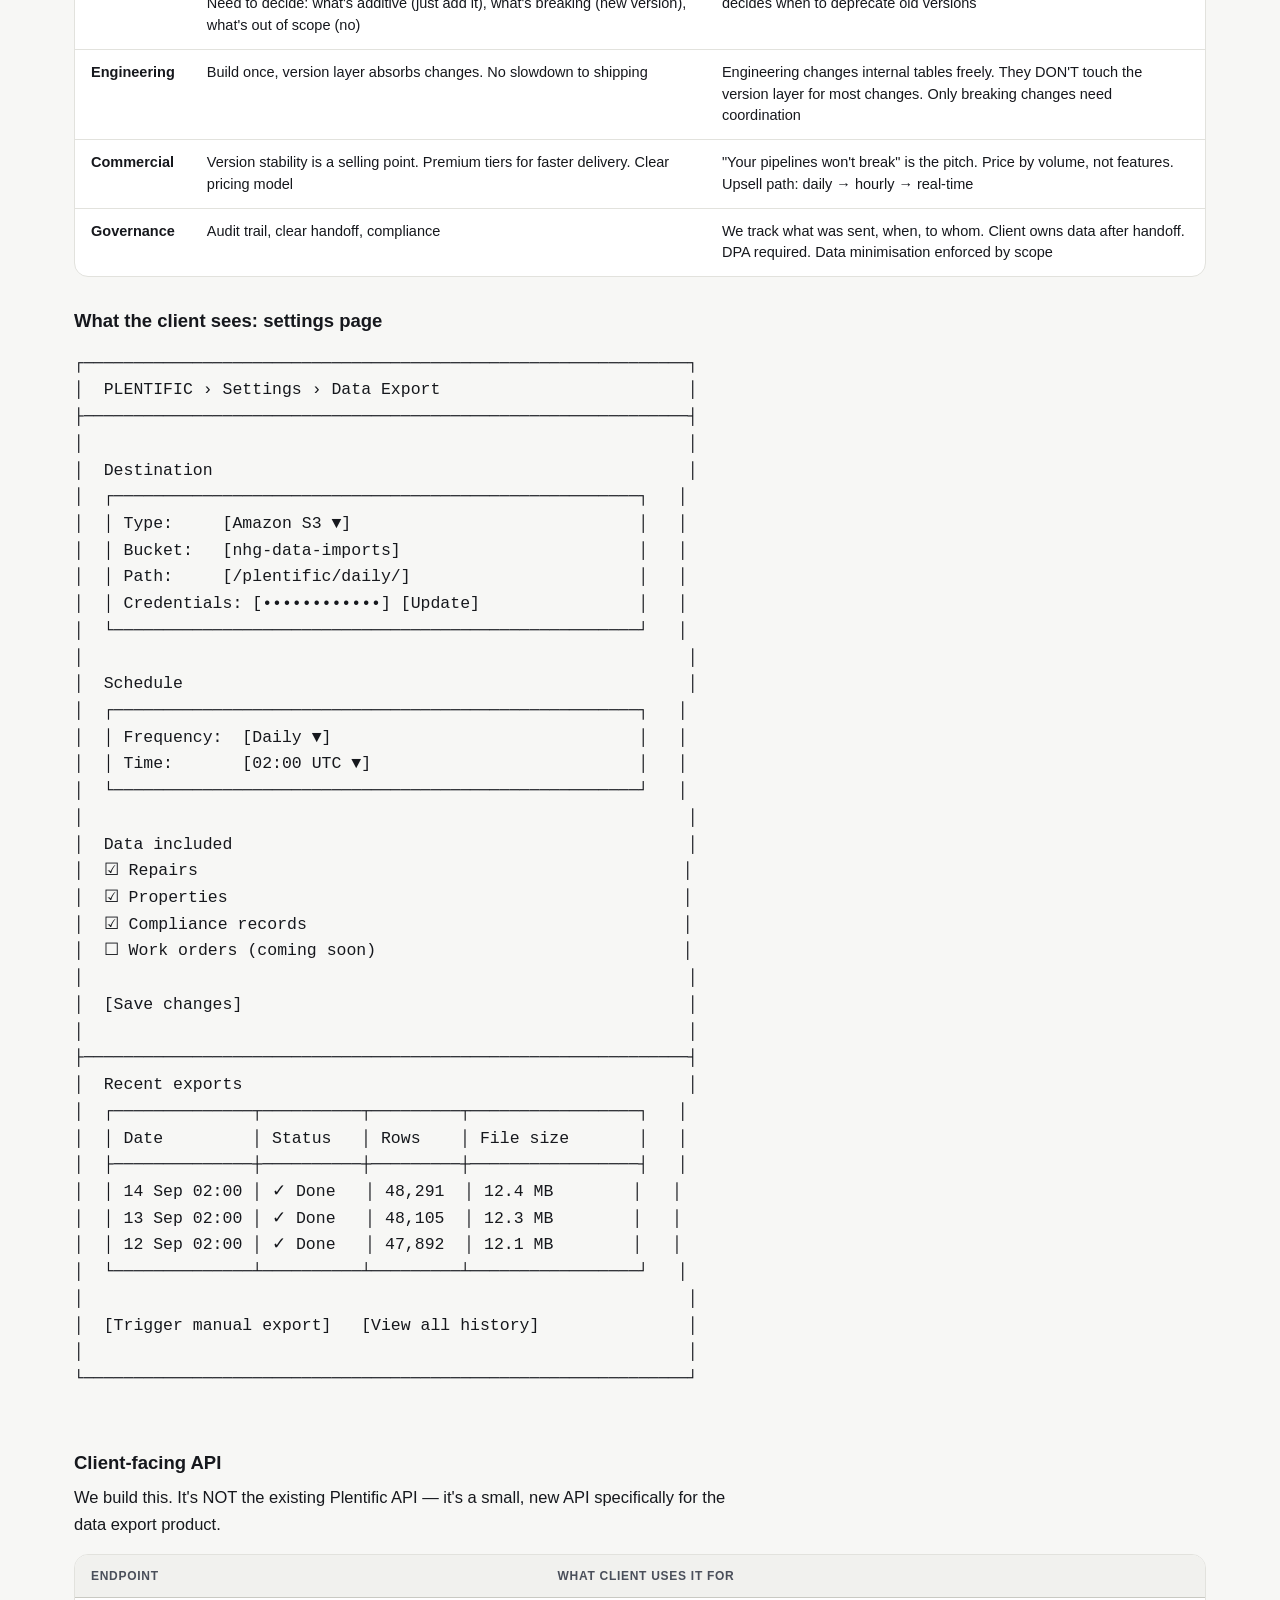
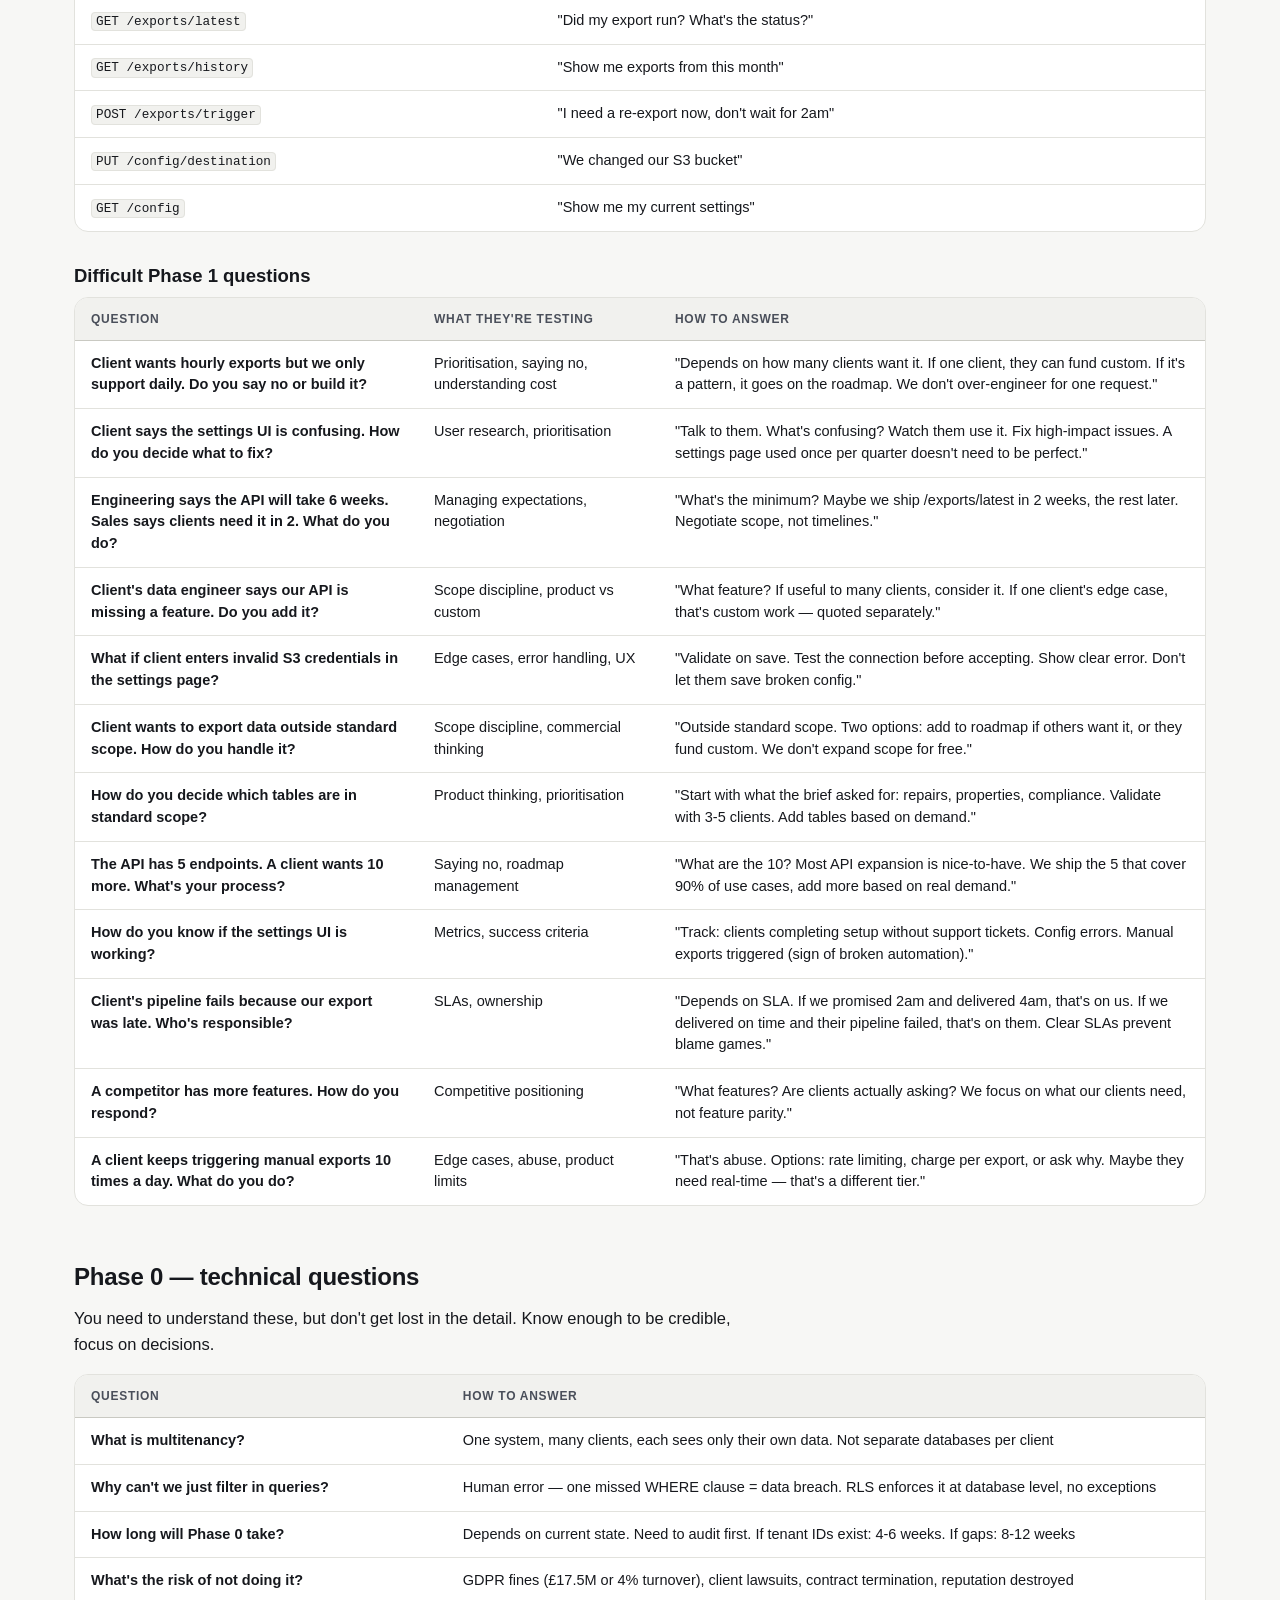
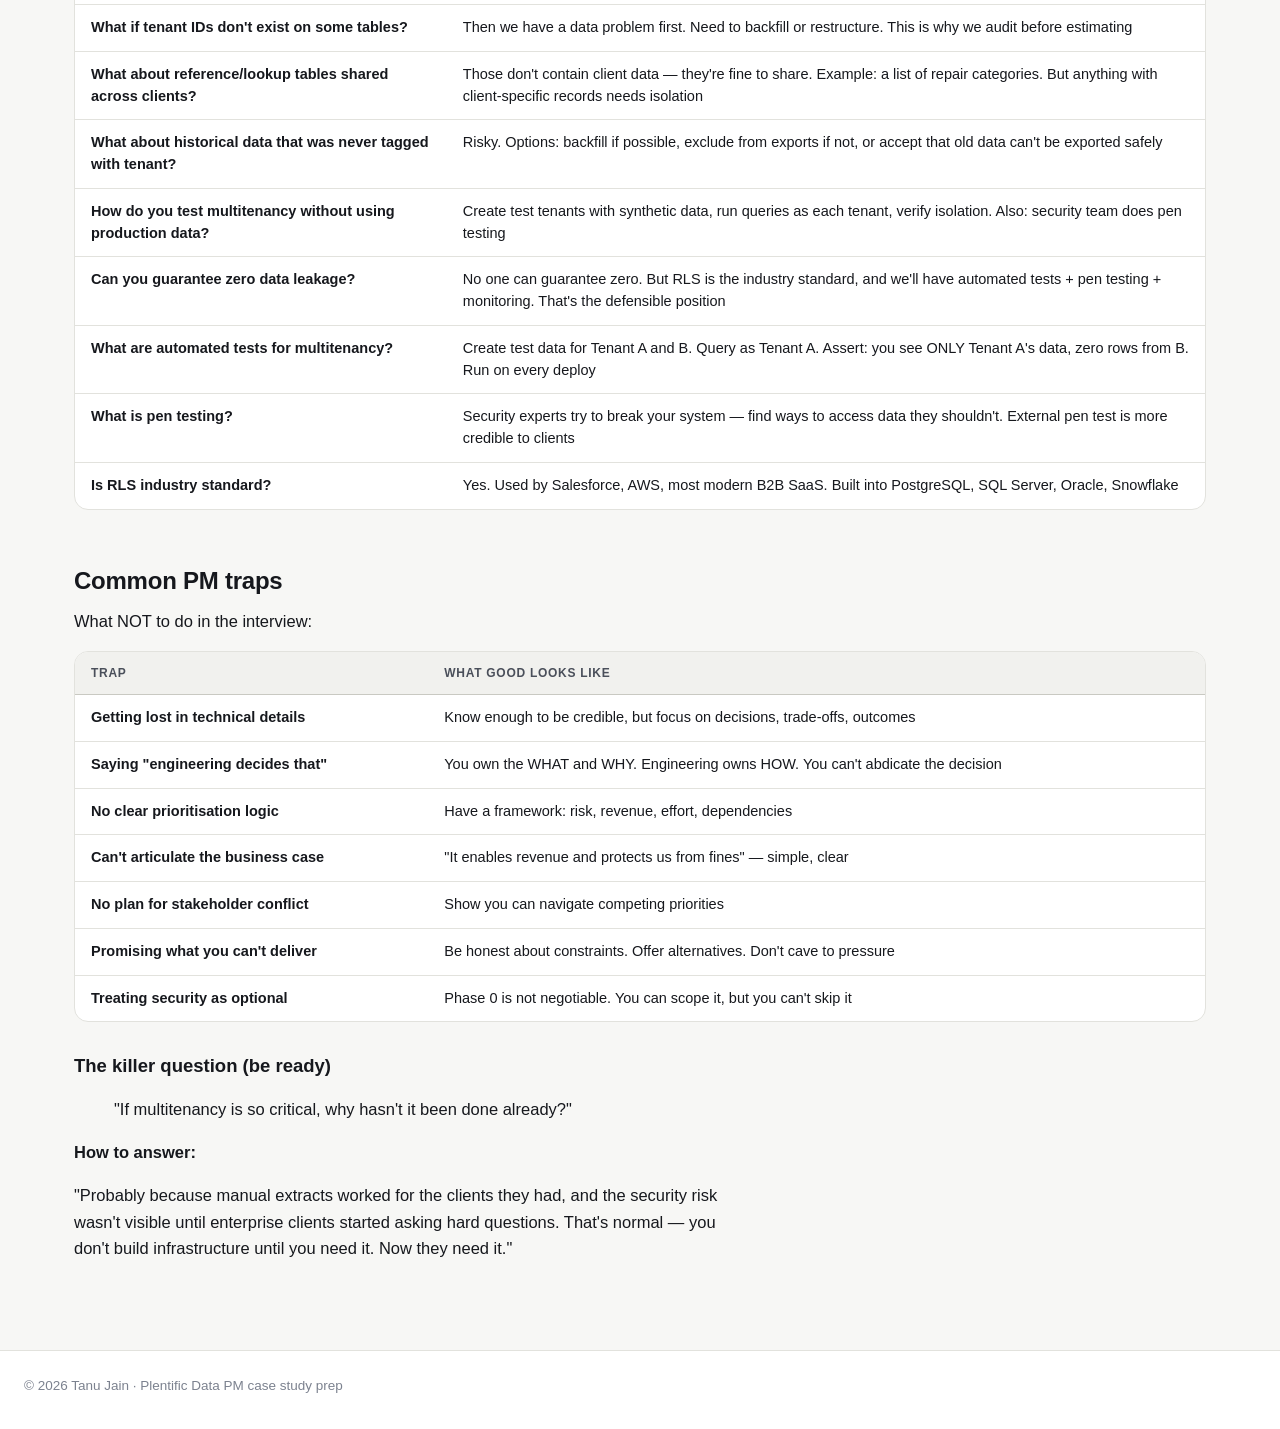
<file: docs/pm-interview-prep.html>
<!doctype html>
<html lang="en-GB">
<head>
<meta charset="utf-8">
<meta name="viewport" content="width=device-width, initial-scale=1">
<meta name="robots" content="noindex, nofollow">
<title>PM interview prep &mdash; Plentific case study</title>
<link rel="stylesheet" href="assets/styles.css">
</head>
<body>
<a class="skip-link" href="#main">Skip to content</a>

<header class="masthead">
  <div class="masthead-inner">
    <p class="masthead-title">Plentific &middot; Data PM case study</p>
    <p class="masthead-meta">Interview preparation &mdash; difficult questions</p>
  </div>
</header>

<nav class="site-nav" aria-label="Main">
  <div class="site-nav-inner">
    <a href="index.html">Problem understanding</a>
    <a href="solutions.html">Solution options</a>
    <a href="how-versioning-works.html">How versioning works</a>
    <a href="pm-interview-prep.html" aria-current="page">PM interview prep</a>
    <a href="presentation.html">Presentation</a>
    <a href="prototype.html">Prototype</a>
  </div>
</nav>

<div class="shell shell-wide">
  <main class="content" id="main">

    <h1>PM interview prep</h1>
    <p class="lede">
      Difficult questions a Senior PM might face in this case study, and how to answer them.
    </p>

    <nav class="toc" aria-label="Contents">
      <a href="#matrix">Risk/revenue matrix</a>
      <a href="#brief-gaps">Brief gaps and answers</a>
      <a href="#unexpected-questions">Unexpected questions</a>
      <a href="#already-paid">The "already paid" conversation</a>
      <a href="#validation-objections">When clients say no</a>
      <a href="#pr-checkbox">PR checkbox for schema changes</a>
      <a href="#why-not-api">Why API is bad for bulk extraction</a>
      <a href="#phase0-pm">Phase 0 &mdash; PM-level questions</a>
      <a href="#phase1">Phase 1 &mdash; scope questions</a>
      <a href="#phase0-technical">Phase 0 &mdash; technical questions</a>
      <a href="#traps">Common PM traps</a>
    </nav>

    <!-- ============================================================ -->
    <h2 id="matrix">Risk/revenue matrix</h2>

    <p>Use this to justify prioritisation. Phase 0 comes first because it's high risk AND blocks revenue.</p>

    <div class="table-wrap">
      <table>
        <thead>
          <tr>
            <th>Item</th>
            <th>Risk if skipped</th>
            <th>Revenue impact</th>
            <th>Effort</th>
            <th>Priority</th>
          </tr>
        </thead>
        <tbody>
          <tr style="background: #ffe0e0;">
            <td><strong>Phase 0: Multitenancy (RLS)</strong></td>
            <td><strong>Critical</strong> &mdash; GDPR fines, breach, lawsuits</td>
            <td><strong>Blocker</strong> &mdash; enterprise deals rejected without it</td>
            <td>Medium (4-12 weeks)</td>
            <td><strong>1 &mdash; Must do first</strong></td>
          </tr>
          <tr style="background: #fff4e0;">
            <td><strong>Phase 1: Scope definition</strong></td>
            <td>Medium &mdash; scope creep, support burden</td>
            <td>High &mdash; defines what we can sell</td>
            <td>Low (2-3 weeks)</td>
            <td><strong>2 &mdash; Do immediately after</strong></td>
          </tr>
          <tr style="background: #fff4e0;">
            <td><strong>Phase 2: Versioning</strong></td>
            <td>High &mdash; breaking changes break clients</td>
            <td>High &mdash; client retention depends on stability</td>
            <td>Medium (4-6 weeks)</td>
            <td><strong>3 &mdash; Before scaling</strong></td>
          </tr>
          <tr style="background: #e0ffe0;">
            <td><strong>Phase 3: File drop (S3/SFTP)</strong></td>
            <td>Low &mdash; simplest option</td>
            <td>High &mdash; works for most clients</td>
            <td>Low (2-4 weeks)</td>
            <td><strong>4 &mdash; First delivery mechanism</strong></td>
          </tr>
          <tr style="background: #e0f0ff;">
            <td><strong>Phase 3: API access</strong></td>
            <td>Low &mdash; nice to have</td>
            <td>Medium &mdash; some clients want real-time</td>
            <td>Medium (4-6 weeks)</td>
            <td><strong>5 &mdash; After file drop works</strong></td>
          </tr>
          <tr style="background: #e0f0ff;">
            <td><strong>Phase 3: Data share (Snowflake/BigQuery)</strong></td>
            <td>Low &mdash; premium option</td>
            <td>Medium &mdash; enterprise upsell</td>
            <td>Medium (4-6 weeks)</td>
            <td><strong>6 &mdash; Premium tier</strong></td>
          </tr>
          <tr style="background: #e0f0ff;">
            <td><strong>Phase 3: Embedded dashboards</strong></td>
            <td>Low &mdash; alternative to raw data</td>
            <td>Low &mdash; clients asking for raw data, not dashboards</td>
            <td>High (8-12 weeks)</td>
            <td><strong>7 &mdash; Only if demand</strong></td>
          </tr>
          <tr style="background: #f0f0f0;">
            <td><strong>Phase 4: Governance</strong></td>
            <td>Medium &mdash; compliance gaps</td>
            <td>Indirect &mdash; retention, trust</td>
            <td>Ongoing</td>
            <td><strong>Continuous &mdash; starts with Phase 0</strong></td>
          </tr>
          <tr style="background: #f0f0f0;">
            <td><strong>Phase 5: Productise (pricing, packaging)</strong></td>
            <td>Low &mdash; can do manually first</td>
            <td>High &mdash; turns cost centre into revenue</td>
            <td>Medium</td>
            <td><strong>8 &mdash; Once delivery works</strong></td>
          </tr>
        </tbody>
      </table>
    </div>

    <h3>The 2x2 view</h3>

    <pre>
                        HIGH REVENUE IMPACT
                               │
         ┌─────────────────────┼─────────────────────┐
         │                     │                     │
         │   Phase 1 (Scope)   │   PHASE 0 (RLS)     │
         │   Phase 2 (Version) │   ← DO THIS FIRST   │
         │   File drop         │                     │
         │                     │                     │
LOW ─────┼─────────────────────┼─────────────────────┼───── HIGH
RISK     │                     │                     │      RISK
         │                     │                     │
         │   Dashboards        │   (nothing here     │
         │   Data share        │    ideally)         │
         │   API access        │                     │
         │                     │                     │
         └─────────────────────┼─────────────────────┘
                               │
                        LOW REVENUE IMPACT
    </pre>

    <p><strong>Reading this:</strong> Phase 0 is top-right (high risk if skipped, high revenue impact). That's why it's priority 1. 
    Dashboards are bottom-left (low risk, low revenue for this brief) &mdash; do last or not at all.</p>

    <!-- ============================================================ -->
    <h2 id="brief-gaps">Brief gaps and answers</h2>

    <p>What the brief explicitly asks that you might miss, and how to answer.</p>

    <h3>1. Cost and commercial</h3>
    <div class="table-wrap">
      <table>
        <thead>
          <tr><th>Brief asks</th><th>Answer</th></tr>
        </thead>
        <tbody>
          <tr>
            <td><strong>"Cost of the humans who keep it running"</strong></td>
            <td>Estimate 0.5 FTE support at scale (&pound;30k/year). Schema review: 2 hours/week PM time. On-call rotation shared with platform team. Total human cost at 50 clients: ~&pound;50k/year</td>
          </tr>
          <tr>
            <td><strong>"Who pays when a client triples their query volume or asks for hourly instead of daily?"</strong></td>
            <td>Overage pricing. Base tier = nightly + 50GB/month. Above that, &pound;X per GB. Hourly = premium tier at 2x price. Volume spike mid-contract: we alert, they upgrade or we throttle</td>
          </tr>
          <tr>
            <td><strong>"How does it interact with the tiers and modules we sell today?"</strong></td>
            <td>New add-on, not included in current tiers. Existing clients pay extra. New enterprise deals can bundle it. No cannibalisation &mdash; this serves a need current tiers don't</td>
          </tr>
          <tr>
            <td><strong>"A data product with attractive gross margin at ten clients and none at a hundred"</strong></td>
            <td>At 10 clients: ~60% margin (low egress, shared support). At 100: risk is egress + support load. Need overage pricing + self-service to stay above 40%. If margin drops below 30%, pricing is wrong</td>
          </tr>
        </tbody>
      </table>
    </div>

    <h3>2. Technical</h3>
    <div class="table-wrap">
      <table>
        <thead>
          <tr><th>Brief asks</th><th>Answer</th></tr>
        </thead>
        <tbody>
          <tr>
            <td><strong>"Clients with no warehouse"</strong></td>
            <td>Offer Solution 4 (direct access) &mdash; they connect Tableau/Power BI directly. Or: we host dashboards for them (future phase). Or: they use CSV downloads (current state, free)</td>
          </tr>
          <tr>
            <td><strong>"Historical backfill and reload"</strong></td>
            <td>Quoted separately. Estimate &pound;2-5k per year of history. One-time job outside normal SLA. <strong>Contract language:</strong> "Base product includes trailing 12 months. Additional years quoted separately. Backfill requests within 30 days of contract signature"</td>
          </tr>
          <tr>
            <td><strong>"What happens when a client's pipeline breaks at 3am and they cannot tell whether the problem is ours or theirs?"</strong></td>
            <td>Clear boundary: if file landed in their bucket with correct checksum, it's theirs. If not, it's ours. We publish to status page, PagerDuty alerts on-call, client portal shows export status. Support SLA: acknowledge within 4 hours during business hours</td>
          </tr>
          <tr>
            <td><strong>"Where would you build, and where would you buy?"</strong></td>
            <td><strong>Build:</strong> export jobs (our data, our logic), versioning layer (core IP), config UI (product surface). <strong>Buy:</strong> scheduler (Airflow Cloud), monitoring (Datadog), object storage (AWS S3), alerting (PagerDuty)</td>
          </tr>
        </tbody>
      </table>
    </div>

    <h3>3. Version and change control</h3>
    <div class="table-wrap">
      <table>
        <thead>
          <tr><th>Brief asks</th><th>Answer</th></tr>
        </thead>
        <tbody>
          <tr>
            <td><strong>"Where does that boundary live, who owns it?"</strong></td>
            <td>Boundary = the versioned views. Data PM owns the version policy. Eng owns implementation. Schema changes that touch export tables need Data PM sign-off before merge. Weekly sync: Eng + Data PM</td>
          </tr>
          <tr>
            <td><strong>"What does it cost to maintain?"</strong></td>
            <td>~4 hours/week PM time (schema review, changelog, client comms). ~2 hours/week eng time (view maintenance, testing). At scale: may need dedicated Data PM (0.5-1 FTE)</td>
          </tr>
          <tr>
            <td><strong>"Restatements or late-arriving corrections to data a client has already consumed"</strong></td>
            <td>Issue correction file with <code>_correction_YYYYMMDD</code> suffix. Client's pipeline must handle this (documented in onboarding). We do NOT guarantee data is final &mdash; we guarantee schema and timing. Corrections are normal business, not SLA breaches</td>
          </tr>
          <tr>
            <td><strong>"What has to change in how engineering teams work, and how do you make that stick?"</strong></td>
            <td>PR template checkbox: "Does this change exported schema?" If yes, requires Data PM review. Enforced by CI check. Make it stick by tying to outcomes they care about: no 3am pages, no angry client calls, no "why did this break?" investigations</td>
          </tr>
        </tbody>
      </table>
    </div>

    <h4>Contractual commitments vs refusals</h4>
    <div class="table-wrap">
      <table>
        <thead>
          <tr><th>We commit to</th><th>We refuse to commit to</th></tr>
        </thead>
        <tbody>
          <tr><td>Schema stability within version</td><td>Data never needing correction</td></tr>
          <tr><td>90-day deprecation notice for breaking changes</td><td>Custom schemas per client</td></tr>
          <tr><td>99.5% on-time delivery SLA</td><td>Real-time (sub-minute) freshness</td></tr>
          <tr><td>Audit trail of what was sent</td><td>Helping debug their pipeline</td></tr>
          <tr><td>Encryption in transit and at rest</td><td>Data accuracy beyond platform SLA</td></tr>
          <tr><td>4-hour support acknowledgment (business hours)</td><td>24/7 support for data export issues</td></tr>
        </tbody>
      </table>
    </div>

    <h3>4. Governance</h3>
    <div class="table-wrap">
      <table>
        <thead>
          <tr><th>Brief asks</th><th>Answer</th></tr>
        </thead>
        <tbody>
          <tr>
            <td><strong>"Minimisation and what you would withhold or mask"</strong></td>
            <td>Default masked: resident phone, email, bank details. Photos: separate add-on, not in base. Vulnerable tenant flags: encrypted or excluded. Client can request unmasked PII with explicit DPA clause accepting responsibility</td>
          </tr>
          <tr>
            <td><strong>"The obligations that come with social housing data"</strong></td>
            <td>Awaab's Law: damp/mould data must be trackable &mdash; we include this. Regulator returns: we can provide in RSH format as custom engagement. Vulnerable tenant data: highest sensitivity, explicit justification required</td>
          </tr>
        </tbody>
      </table>
    </div>

    <h4>Responsibility handoff (in contract)</h4>
    <div class="table-wrap">
      <table>
        <thead>
          <tr><th>Our responsibility</th><th>Their responsibility</th></tr>
        </thead>
        <tbody>
          <tr><td>Data correct at time of export</td><td>Data correct after they transform it</td></tr>
          <tr><td>Tenant isolation in our systems</td><td>Access control in their warehouse</td></tr>
          <tr><td>Audit trail of what we sent</td><td>Audit trail of what they did with it</td></tr>
          <tr><td>GDPR compliance up to handoff</td><td>GDPR compliance after handoff</td></tr>
          <tr><td>Encryption in transit</td><td>Encryption at rest in their bucket</td></tr>
          <tr><td>Responding to our data breach</td><td>Responding to their data breach</td></tr>
        </tbody>
      </table>
    </div>

    <h3>5. Making it real</h3>
    <div class="table-wrap">
      <table>
        <thead>
          <tr><th>Brief asks</th><th>Answer</th></tr>
        </thead>
        <tbody>
          <tr>
            <td><strong>"How you would validate demand beyond the loudest client"</strong></td>
            <td>Survey top 20 clients: "Would you pay &pound;X/month for automated data export?" Need 10+ yes. Talk to churned clients: was data a factor? Check lost deals: did competitor win on data access? <strong>If only one client wants it:</strong> don't build a product. Quote it as custom work for them. They fund it, they get it first. Only productise if 5+ confirmed buyers</td>
          </tr>
          <tr>
            <td><strong>"How you would measure whether it works for us and for them"</strong></td>
            <td><strong>For us:</strong> gross margin &gt;40%, support tickets &lt;2/client/month, onboarding &lt;5 days. <strong>For them:</strong> export arrives on time 99.5%, &lt;1 schema-break complaint per quarter, NPS for data product &gt;40</td>
          </tr>
        </tbody>
      </table>
    </div>

    <h4>Rollout phases</h4>
    <div class="table-wrap">
      <table>
        <thead>
          <tr><th>Phase</th><th>Clients</th><th>Gate to proceed</th></tr>
        </thead>
        <tbody>
          <tr><td>Pilot</td><td>1</td><td>Data arrives, pipelines work, no major issues for 30 days</td></tr>
          <tr><td>Limited</td><td>5</td><td>Support load &lt;2 tickets/client/month, margin positive, no security findings</td></tr>
          <tr><td>GA</td><td>10+</td><td>Self-service config works, docs complete, sales trained, pricing validated</td></tr>
        </tbody>
      </table>
    </div>

    <!-- ============================================================ -->
    <h2 id="unexpected-questions">Unexpected questions they might ask</h2>

    <div class="table-wrap">
      <table>
        <thead>
          <tr><th>Question</th><th>What they're testing</th><th>Answer</th></tr>
        </thead>
        <tbody>
          <tr>
            <td><strong>"What if we tried versioning before and it failed?"</strong></td>
            <td>Can you diagnose org problems, not just tech?</td>
            <td>Ask: was it a tech failure (views broke) or a process failure (people bypassed it)? Usually it's process. The fix isn't better views &mdash; it's tying schema review to outcomes eng cares about: fewer incidents, fewer support calls. No enforcement = failure</td>
          </tr>
          <tr>
            <td><strong>"Our eng team hates process. How do you make this stick?"</strong></td>
            <td>Do you understand eng culture?</td>
            <td>Don't frame it as process. Frame it as protection. "This PR check saves you from a 3am page when a client's pipeline breaks." Tie it to outcomes they want. Keep it lightweight &mdash; one checkbox, not a 10-step approval chain</td>
          </tr>
          <tr>
            <td><strong>"A client wants their custom fields in the export. Now what?"</strong></td>
            <td>Can you say no? Can you scope?</td>
            <td>Three options: (1) If useful for others, add to standard scope &mdash; free. (2) If truly custom, quote separately &mdash; client funds it. (3) If not feasible, say no. Push back: "Here's standard scope. Custom is quoted work. What's the business need?"</td>
          </tr>
          <tr>
            <td><strong>"What if a client's pipeline breaks and they blame us?"</strong></td>
            <td>Do you understand SLA boundaries?</td>
            <td>Audit trail proves exactly what we sent, when, what format, what checksum. If file landed correctly, it's their pipeline. We don't debug their dbt. Clear SLA: "We guarantee delivery. We don't guarantee your transformation works." This is in contract and onboarding</td>
          </tr>
          <tr>
            <td><strong>"How do you handle a correction to data we already exported?"</strong></td>
            <td>Do you understand real-world data ops?</td>
            <td>Issue correction file: <code>repairs_correction_20260915.parquet</code>. Their pipeline must handle this &mdash; documented in onboarding. We do NOT re-export full file (expensive, confusing). Corrections are normal. If frequent, that's a platform quality issue</td>
          </tr>
          <tr>
            <td><strong>"What's the 1-year cost to run this at 50 clients?"</strong></td>
            <td>Can you think commercially?</td>
            <td>Quick math: &pound;320 COGS &times; 50 clients &times; 12 months = <strong>~&pound;192k/year</strong>. At &pound;2k/mo revenue &times; 50 &times; 12 = &pound;1.2M revenue. <strong>Gross margin ~84%</strong>. Main risk is support cost scaling &mdash; that's why standardisation matters</td>
          </tr>
          <tr>
            <td><strong>"Why wouldn't we just use Fivetran/Airbyte?"</strong></td>
            <td>Do you understand the architecture?</td>
            <td>They <em>pull</em> from sources via our transactional API &mdash; slow and expensive for bulk. We'd pay compute for every API call. Our solution: we <em>push</em> files directly to client buckets. No API load, no rate limits, predictable cost. Different architecture. Also: they don't solve versioning &mdash; we still need the publication layer</td>
          </tr>
          <tr>
            <td><strong>"We shipped a bug that corrupted last week's data. How do you handle a restatement?"</strong></td>
            <td>Do you understand data ops recovery?</td>
            <td>Issue a <strong>versioned replay</strong>: new delivery labelled <code>replay_2026-09-10_status_bug_fix</code>. Document: what was wrong, date range affected, who authorised. Client re-ingests &mdash; their pipeline upserts on primary key + timestamp. Audit trail preserved. Never silently overwrite &mdash; they may have filed regulatory reports from old data</td>
          </tr>
          <tr>
            <td><strong>"How do 50 clients on different versions work?"</strong></td>
            <td>Can you think about scale?</td>
            <td>Max 2 versions live (N and N-1). Version registry tracks which client is on which. Automated nudges when N-1 support window closing. At 50 clients: same two versions, same code paths, just config per client. If client misses migration window, they're on unsupported version &mdash; contractually their risk. This is why we don't support unlimited versions</td>
          </tr>
        </tbody>
      </table>
    </div>

    <!-- ============================================================ -->
    <h2 id="already-paid">The "already paid for data" conversation</h2>

    <p>This is the hard commercial conversation. Script it.</p>

    <div class="table-wrap">
      <table>
        <thead>
          <tr><th>Client says</th><th>You say</th></tr>
        </thead>
        <tbody>
          <tr>
            <td><strong>"We already pay for our data"</strong></td>
            <td>"You pay for the platform &mdash; access, features, support. And you CAN download CSVs yourself anytime, that's included. This new product is different: automated delivery to YOUR bucket, versioned schema, SLA, machine-readable format. That's the value-add with real costs behind it"</td>
          </tr>
          <tr>
            <td><strong>"But it's OUR data"</strong></td>
            <td>"Absolutely. And you can access it anytime via the platform. This product is about <em>how</em> you get it: automated, reliable, machine-readable, with a schema contract. That's the value-add"</td>
          </tr>
          <tr>
            <td><strong>"Competitor X includes it"</strong></td>
            <td>"Do they? What's the SLA? Is it versioned? Do they support your warehouse? Happy to compare. If they genuinely offer this, that's a pricing conversation &mdash; but I'd want to validate the comparison is apples to apples"</td>
          </tr>
          <tr>
            <td><strong>"We'll just use the API"</strong></td>
            <td>"You can. It's included. But the API is transactional &mdash; one record at a time. For bulk analytics, it's slow and expensive for both of us. The brief literally says 'using them that way is slow and expensive.' This product solves that"</td>
          </tr>
        </tbody>
      </table>
    </div>

    <h4>CSV download (free) vs data export product (paid)</h4>
    <div class="table-wrap">
      <table>
        <thead>
          <tr><th>CSV download (current, free)</th><th>Data export product (new, paid)</th></tr>
        </thead>
        <tbody>
          <tr><td>Client clicks button in UI</td><td>Automated, arrives in their bucket</td></tr>
          <tr><td>Fixed columns</td><td>Configurable scope</td></tr>
          <tr><td>Manual, whenever they remember</td><td>Scheduled, reliable, SLA</td></tr>
          <tr><td>No versioning</td><td>Versioned schema with deprecation policy</td></tr>
          <tr><td>No audit trail</td><td>Full audit trail</td></tr>
          <tr><td>Their problem if they forget</td><td>Our problem if it doesn't arrive</td></tr>
        </tbody>
      </table>
    </div>

    <!-- ============================================================ -->
    <h2 id="validation-objections">When clients say no during validation</h2>

    <p>If validation reveals clients won't pay, that's valuable signal. Here's how to handle each objection.</p>

    <div class="table-wrap">
      <table>
        <thead>
          <tr><th>Objection</th><th>What it tells you</th><th>Your response</th></tr>
        </thead>
        <tbody>
          <tr>
            <td><strong>"We're not willing to pay"</strong></td>
            <td>Price or value mismatch</td>
            <td>Dig deeper: is it "not &pound;2k" or "not anything"? Test lower tiers or different packaging. If genuinely no budget, deprioritise this segment</td>
          </tr>
          <tr>
            <td><strong>"We're happy with bespoke CSVs"</strong></td>
            <td>Pain not sharp enough</td>
            <td>Probe: How often do they break when we ship changes? How long to get a new extract? "Happy" often means "tolerating." Find clients with sharper pain</td>
          </tr>
          <tr>
            <td><strong>"Why should we pay? It's our data"</strong></td>
            <td>See data as right, not service</td>
            <td>You're not paying for data &mdash; you're paying for the managed service: automation, stability, versioning, security, support. That has real cost</td>
          </tr>
          <tr>
            <td><strong>All clients say no</strong></td>
            <td>No market exists</td>
            <td>Kill it. Validation worked &mdash; better to learn now than after building</td>
          </tr>
        </tbody>
      </table>
    </div>

    <h4>The meta-answer for the interview</h4>
    <blockquote>
      "Validation failure isn't project failure &mdash; it's the system working. I'd either adjust the offer (different price, scope, packaging), find different customers (maybe SMBs don't value this but enterprise does), or kill it. The worst outcome isn't 'no' &mdash; it's building something nobody pays for."
    </blockquote>

    <!-- ============================================================ -->
    <h2 id="pr-checkbox">PR checkbox for schema changes</h2>

    <p>How engineering stays fast while protecting the external contract: a simple PR checkbox.</p>

    <h4>Schema impact checkbox</h4>
    <div style="background: #f8f9fa; border: 1px solid #dee2e6; border-radius: 8px; padding: 1rem; margin: 1rem 0; font-family: monospace; font-size: 0.9rem;">
      <p style="margin: 0 0 0.5rem 0;"><strong>PR checkbox for schema changes</strong></p>
      <p style="margin: 0 0 0.5rem 0;">## Schema impact</p>
      <p style="margin: 0;">- [ ] This change does NOT affect the external data contract</p>
      <p style="margin: 0;">- [ ] This change DOES affect the external schema (requires PM review)</p>
    </div>

    <h4>If checked "DOES affect":</h4>
    <ul>
      <li>PM has reviewed and approved</li>
      <li>Change is classified as: <strong>Additive</strong> / <strong>Deprecation</strong> / <strong>Breaking</strong></li>
      <li>Changelog updated</li>
    </ul>

    <h4>Why this works</h4>
    <div class="table-wrap">
      <table>
        <thead>
          <tr><th>Benefit</th><th>Explanation</th></tr>
        </thead>
        <tbody>
          <tr>
            <td><strong>Engineering stays fast</strong></td>
            <td>Most PRs check "does NOT affect" &mdash; no slowdown</td>
          </tr>
          <tr>
            <td><strong>PM gets visibility</strong></td>
            <td>Only flagged when external contract is touched</td>
          </tr>
          <tr>
            <td><strong>Audit trail</strong></td>
            <td>Every schema change has a PR with classification</td>
          </tr>
          <tr>
            <td><strong>Forces the question</strong></td>
            <td>Engineers must actively decide if change affects clients</td>
          </tr>
        </tbody>
      </table>
    </div>

    <!-- ============================================================ -->
    <h2 id="why-not-api">Why API is bad for bulk extraction</h2>

    <p>The brief says: <em>"The APIs are transactional: built for integration and workflow, not for bulk analytical extraction. Using them that way is slow and expensive for both sides."</em></p>

    <p>Here's why:</p>

    <div class="table-wrap">
      <table>
        <thead>
          <tr><th>Problem</th><th>What happens</th></tr>
        </thead>
        <tbody>
          <tr>
            <td><strong>Rate limits</strong></td>
            <td>API has limits (e.g., 100 requests/minute) to protect the platform. At 100 req/min, getting 1 million records = 10,000 minutes = <strong>7 days</strong></td>
          </tr>
          <tr>
            <td><strong>Pagination</strong></td>
            <td>API returns 50-100 records per call. 1 million records = 10,000+ API calls</td>
          </tr>
          <tr>
            <td><strong>Latency per call</strong></td>
            <td>Each API call takes ~200ms network round-trip. 10,000 calls &times; 200ms = 33 minutes just waiting</td>
          </tr>
          <tr>
            <td><strong>Authentication overhead</strong></td>
            <td>Each call validates token, checks permissions, logs access. That overhead &times; 10,000 calls</td>
          </tr>
          <tr>
            <td><strong>Server load</strong></td>
            <td>10,000 API calls = 10,000 times the server wakes up, runs a query, formats JSON, sends response</td>
          </tr>
          <tr>
            <td><strong>Cost to us</strong></td>
            <td>Every API call costs compute. Bulk extraction via API = massive compute bill</td>
          </tr>
          <tr>
            <td><strong>Cost to them</strong></td>
            <td>They need to write code to handle pagination, retries, rate limit backoff, reassembly</td>
          </tr>
        </tbody>
      </table>
    </div>

    <h4>Example: Getting all repairs for a year</h4>

    <div class="table-wrap">
      <table>
        <thead>
          <tr><th>Method</th><th>How it works</th><th>Time</th><th>Calls</th><th>Cost</th></tr>
        </thead>
        <tbody>
          <tr>
            <td><strong>API</strong></td>
            <td><code>GET /repairs?page=1</code>, <code>GET /repairs?page=2</code>, ... page 10,000</td>
            <td>7+ hours (with rate limits)</td>
            <td>10,000</td>
            <td>High (compute per call)</td>
          </tr>
          <tr>
            <td><strong>File drop</strong></td>
            <td>One scheduled job writes <code>repairs.parquet</code> to S3</td>
            <td>5 minutes</td>
            <td>1 job</td>
            <td>Low (one query)</td>
          </tr>
        </tbody>
      </table>
    </div>

    <p><strong>Interview answer:</strong> "The API is transactional &mdash; built for 'get me this one repair.' Using it for bulk extraction means 10,000+ API calls, hitting rate limits, hours of runtime, and high compute costs on both sides. File drop runs one query, writes one file, delivers gigabytes in minutes. It's the right tool for the job."</p>

    <!-- ============================================================ -->
    <h2 id="phase0-pm">Phase 0 &mdash; PM-level questions</h2>

    <p>These test prioritisation, stakeholder management, and business thinking &mdash; not technical knowledge.</p>

    <div class="table-wrap">
      <table>
        <thead>
          <tr><th>Question</th><th>What they're testing</th><th>How to answer</th></tr>
        </thead>
        <tbody>
          <tr>
            <td><strong>Engineering says Phase 0 will take 6 months. Sales promised the client 3. What do you do?</strong></td>
            <td>Stakeholder management, negotiation, managing expectations</td>
            <td>Reset with sales and client immediately. Explain what's possible, offer interim solutions (manual extract for now, automated later). Never promise what you can't deliver &mdash; own the conversation early</td>
          </tr>
          <tr>
            <td><strong>How do you prioritise Phase 0 against 5 other features clients are screaming for?</strong></td>
            <td>Prioritisation frameworks, saying no, communicating trade-offs</td>
            <td>Phase 0 is a blocker &mdash; nothing else ships securely without it. Frame it as unblocking everything else, not competing with it. Use a risk/revenue matrix to show why it comes first</td>
          </tr>
          <tr>
            <td><strong>The CEO asks "why are we spending engineering time on something clients don't see?"</strong></td>
            <td>Executive communication, selling internal work, business case articulation</td>
            <td>"They don't see it, but they'll reject us without it. Enterprise clients require security evidence. And if we skip it, one breach costs us &pound;17M+ in fines and every client's trust"</td>
          </tr>
          <tr>
            <td><strong>Legal says we need multitenancy. Engineering says it's not their top priority. How do you resolve it?</strong></td>
            <td>Cross-functional influence without authority</td>
            <td>Align on the risk first. Bring engineering into the legal conversation. Make it their problem too, not a mandate from above. Find scope they can commit to</td>
          </tr>
          <tr>
            <td><strong>A client threatens to leave if they don't get data export in 4 weeks. Phase 0 alone takes 6. What's your move?</strong></td>
            <td>Crisis management, creative problem-solving, knowing when to say no</td>
            <td>Be honest: "We can do a secure manual extract now, or wait 6 weeks for automated. We won't ship something insecure." Offer the interim, protect the relationship, don't cave on safety</td>
          </tr>
          <tr>
            <td><strong>How do you measure success for Phase 0? It has no direct revenue.</strong></td>
            <td>Defining metrics for enabling/foundational work</td>
            <td>Pen test pass rate. Time to answer security questionnaires. Number of enterprise deals unblocked. Reduction in manual extract requests. These are leading indicators of revenue</td>
          </tr>
          <tr>
            <td><strong>You've shipped Phase 0. How do you know it actually works?</strong></td>
            <td>Defining "done," acceptance criteria, validation</td>
            <td>Automated isolation tests pass. External pen test passes. Can fill out client security questionnaire with evidence. First secure export delivered without incident</td>
          </tr>
          <tr>
            <td><strong>The sales team keeps promising custom data fields. How do you handle scope creep?</strong></td>
            <td>Product discipline, managing commercial pressure</td>
            <td>Define what's in the standard product vs custom. Custom is quoted separately. Sales needs a pricing framework, not a blank cheque. Work with commercial to create it</td>
          </tr>
          <tr>
            <td><strong>What's your 12-month roadmap for this data product? Walk me through it.</strong></td>
            <td>Strategic thinking, sequencing, phased delivery</td>
            <td>Phase 0 (multitenancy): months 1-2. Phase 1 (scope definition): month 3. Phase 2 (versioning): months 4-5. Phase 3 (delivery mechanism): months 6-7. Phase 4 (governance): ongoing. Phase 5 (productise): months 8-12</td>
          </tr>
          <tr>
            <td><strong>You have to cut scope. What do you drop from Phase 0 and why?</strong></td>
            <td>Trade-off decisions, understanding what's truly essential</td>
            <td>Keep: RLS on export tables, pen test, automated tests. Cut: full database coverage (do export tables only), fancy monitoring (basic logging is enough for MVP). Secure the exit path first</td>
          </tr>
          <tr>
            <td><strong>How do you get buy-in from engineering when they'd rather build features?</strong></td>
            <td>Influence, storytelling, making the case</td>
            <td>Show the cost of not doing it: blocked deals, breach risk, fines. Show the benefit: once done, we can sell to every enterprise client. Make it a "build once, unlock many" story</td>
          </tr>
          <tr>
            <td><strong>A competitor launches a data export feature next month. Does that change your plan?</strong></td>
            <td>Competitive response, staying focused vs reacting</td>
            <td>Not fundamentally. We don't rush and ship something insecure because a competitor moved. We might accelerate, but we don't skip Phase 0. Speed without safety is a liability</td>
          </tr>
        </tbody>
      </table>
    </div>

    <!-- ============================================================ -->
    <h2 id="phase1">Phase 1 &mdash; scope questions</h2>

    <p>How do you support different client requirements without building custom code for each?</p>

    <div class="table-wrap">
      <table>
        <thead>
          <tr><th>Layer</th><th>What it covers</th><th>How it's handled</th></tr>
        </thead>
        <tbody>
          <tr>
            <td><strong>Standard scope</strong></td>
            <td>The 80% that most clients need (repairs, properties, compliance, work orders)</td>
            <td>Built once, available to all. This IS the product</td>
          </tr>
          <tr>
            <td><strong>Configuration</strong></td>
            <td>Delivery schedule, file format, destination, which tables they want from the standard set</td>
            <td>Config per client &mdash; no code, just a settings row</td>
          </tr>
          <tr>
            <td><strong>Custom fields/tables</strong></td>
            <td>The 20% where one client has a unique ask</td>
            <td>Quoted separately, funded by that client, or "no"</td>
          </tr>
        </tbody>
      </table>
    </div>

    <p><strong>The product discipline:</strong> You're NOT trying to support every requirement. You define what's IN the product (standard scope), what's OUT (custom or "not available"), and price the difference.</p>

    <h3>How the solution covers the brief's 4 areas</h3>

    <div class="table-wrap">
      <table>
        <thead>
          <tr><th>Area</th><th>What the brief asks</th><th>How our solution covers it</th></tr>
        </thead>
        <tbody>
          <tr>
            <td><strong>1. Cost and commercial</strong></td>
            <td>Pricing, unit economics, who pays when usage grows</td>
            <td>Phase 5 (productise). Pricing by data volume/egress, not flat fee. Tiered: daily = base, hourly/real-time = premium. Self-service config reduces support cost</td>
          </tr>
          <tr>
            <td><strong>2. Technical considerations</strong></td>
            <td>How to build it, what infrastructure</td>
            <td>Phase 0 (multitenancy/RLS), Phase 3 (export jobs, S3, scheduling). 8-12 weeks. Tenant isolation is critical</td>
          </tr>
          <tr>
            <td><strong>3. Version and change control</strong></td>
            <td>"Can the product keep moving while the export keeps its promises?"</td>
            <td>Phase 2 (versioning layer). Views absorb internal changes. Breaking changes = new version. Both versions supported. Engineering ships fast, clients see stable schema</td>
          </tr>
          <tr>
            <td><strong>4. Governance, security, data protection</strong></td>
            <td>GDPR, audit trail, tenant isolation</td>
            <td>Phase 0 (RLS, pen test), Phase 4 (governance). Audit trail of what was sent. DPA per client. Data minimisation. Clear handoff point</td>
          </tr>
        </tbody>
      </table>
    </div>

    <h3>Impact on the 4 registers</h3>

    <div class="table-wrap">
      <table>
        <thead>
          <tr><th>Register</th><th>Impact</th><th>What changes for them</th></tr>
        </thead>
        <tbody>
          <tr>
            <td><strong>Product</strong></td>
            <td>Schema versioning becomes a product discipline, not just an API thing. Need to decide: what's additive (just add it), what's breaking (new version), what's out of scope (no)</td>
            <td>Product defines the version policy. Product owns the scope. Product decides when to deprecate old versions</td>
          </tr>
          <tr>
            <td><strong>Engineering</strong></td>
            <td>Build once, version layer absorbs changes. No slowdown to shipping</td>
            <td>Engineering changes internal tables freely. They DON'T touch the version layer for most changes. Only breaking changes need coordination</td>
          </tr>
          <tr>
            <td><strong>Commercial</strong></td>
            <td>Version stability is a selling point. Premium tiers for faster delivery. Clear pricing model</td>
            <td>"Your pipelines won't break" is the pitch. Price by volume, not features. Upsell path: daily &rarr; hourly &rarr; real-time</td>
          </tr>
          <tr>
            <td><strong>Governance</strong></td>
            <td>Audit trail, clear handoff, compliance</td>
            <td>We track what was sent, when, to whom. Client owns data after handoff. DPA required. Data minimisation enforced by scope</td>
          </tr>
        </tbody>
      </table>
    </div>

    <h3>What the client sees: settings page</h3>

    <pre>
┌─────────────────────────────────────────────────────────────┐
│  PLENTIFIC › Settings › Data Export                         │
├─────────────────────────────────────────────────────────────┤
│                                                             │
│  Destination                                                │
│  ┌─────────────────────────────────────────────────────┐   │
│  │ Type:     [Amazon S3 ▼]                             │   │
│  │ Bucket:   [nhg-data-imports]                        │   │
│  │ Path:     [/plentific/daily/]                       │   │
│  │ Credentials: [••••••••••••] [Update]                │   │
│  └─────────────────────────────────────────────────────┘   │
│                                                             │
│  Schedule                                                   │
│  ┌─────────────────────────────────────────────────────┐   │
│  │ Frequency:  [Daily ▼]                               │   │
│  │ Time:       [02:00 UTC ▼]                           │   │
│  └─────────────────────────────────────────────────────┘   │
│                                                             │
│  Data included                                              │
│  ☑ Repairs                                                 │
│  ☑ Properties                                              │
│  ☑ Compliance records                                      │
│  ☐ Work orders (coming soon)                               │
│                                                             │
│  [Save changes]                                             │
│                                                             │
├─────────────────────────────────────────────────────────────┤
│  Recent exports                                             │
│  ┌──────────────┬──────────┬─────────┬─────────────────┐   │
│  │ Date         │ Status   │ Rows    │ File size       │   │
│  ├──────────────┼──────────┼─────────┼─────────────────┤   │
│  │ 14 Sep 02:00 │ ✓ Done   │ 48,291  │ 12.4 MB        │   │
│  │ 13 Sep 02:00 │ ✓ Done   │ 48,105  │ 12.3 MB        │   │
│  │ 12 Sep 02:00 │ ✓ Done   │ 47,892  │ 12.1 MB        │   │
│  └──────────────┴──────────┴─────────┴─────────────────┘   │
│                                                             │
│  [Trigger manual export]   [View all history]               │
│                                                             │
└─────────────────────────────────────────────────────────────┘
    </pre>

    <h3>Client-facing API</h3>

    <p>We build this. It's NOT the existing Plentific API &mdash; it's a small, new API specifically for the data export product.</p>

    <div class="table-wrap">
      <table>
        <thead>
          <tr><th>Endpoint</th><th>What client uses it for</th></tr>
        </thead>
        <tbody>
          <tr>
            <td><code>GET /exports/latest</code></td>
            <td>"Did my export run? What's the status?"</td>
          </tr>
          <tr>
            <td><code>GET /exports/history</code></td>
            <td>"Show me exports from this month"</td>
          </tr>
          <tr>
            <td><code>POST /exports/trigger</code></td>
            <td>"I need a re-export now, don't wait for 2am"</td>
          </tr>
          <tr>
            <td><code>PUT /config/destination</code></td>
            <td>"We changed our S3 bucket"</td>
          </tr>
          <tr>
            <td><code>GET /config</code></td>
            <td>"Show me my current settings"</td>
          </tr>
        </tbody>
      </table>
    </div>

    <h3>Difficult Phase 1 questions</h3>

    <div class="table-wrap">
      <table>
        <thead>
          <tr><th>Question</th><th>What they're testing</th><th>How to answer</th></tr>
        </thead>
        <tbody>
          <tr>
            <td><strong>Client wants hourly exports but we only support daily. Do you say no or build it?</strong></td>
            <td>Prioritisation, saying no, understanding cost</td>
            <td>"Depends on how many clients want it. If one client, they can fund custom. If it's a pattern, it goes on the roadmap. We don't over-engineer for one request."</td>
          </tr>
          <tr>
            <td><strong>Client says the settings UI is confusing. How do you decide what to fix?</strong></td>
            <td>User research, prioritisation</td>
            <td>"Talk to them. What's confusing? Watch them use it. Fix high-impact issues. A settings page used once per quarter doesn't need to be perfect."</td>
          </tr>
          <tr>
            <td><strong>Engineering says the API will take 6 weeks. Sales says clients need it in 2. What do you do?</strong></td>
            <td>Managing expectations, negotiation</td>
            <td>"What's the minimum? Maybe we ship /exports/latest in 2 weeks, the rest later. Negotiate scope, not timelines."</td>
          </tr>
          <tr>
            <td><strong>Client's data engineer says our API is missing a feature. Do you add it?</strong></td>
            <td>Scope discipline, product vs custom</td>
            <td>"What feature? If useful to many clients, consider it. If one client's edge case, that's custom work &mdash; quoted separately."</td>
          </tr>
          <tr>
            <td><strong>What if client enters invalid S3 credentials in the settings page?</strong></td>
            <td>Edge cases, error handling, UX</td>
            <td>"Validate on save. Test the connection before accepting. Show clear error. Don't let them save broken config."</td>
          </tr>
          <tr>
            <td><strong>Client wants to export data outside standard scope. How do you handle it?</strong></td>
            <td>Scope discipline, commercial thinking</td>
            <td>"Outside standard scope. Two options: add to roadmap if others want it, or they fund custom. We don't expand scope for free."</td>
          </tr>
          <tr>
            <td><strong>How do you decide which tables are in standard scope?</strong></td>
            <td>Product thinking, prioritisation</td>
            <td>"Start with what the brief asked for: repairs, properties, compliance. Validate with 3-5 clients. Add tables based on demand."</td>
          </tr>
          <tr>
            <td><strong>The API has 5 endpoints. A client wants 10 more. What's your process?</strong></td>
            <td>Saying no, roadmap management</td>
            <td>"What are the 10? Most API expansion is nice-to-have. We ship the 5 that cover 90% of use cases, add more based on real demand."</td>
          </tr>
          <tr>
            <td><strong>How do you know if the settings UI is working?</strong></td>
            <td>Metrics, success criteria</td>
            <td>"Track: clients completing setup without support tickets. Config errors. Manual exports triggered (sign of broken automation)."</td>
          </tr>
          <tr>
            <td><strong>Client's pipeline fails because our export was late. Who's responsible?</strong></td>
            <td>SLAs, ownership</td>
            <td>"Depends on SLA. If we promised 2am and delivered 4am, that's on us. If we delivered on time and their pipeline failed, that's on them. Clear SLAs prevent blame games."</td>
          </tr>
          <tr>
            <td><strong>A competitor has more features. How do you respond?</strong></td>
            <td>Competitive positioning</td>
            <td>"What features? Are clients actually asking? We focus on what our clients need, not feature parity."</td>
          </tr>
          <tr>
            <td><strong>A client keeps triggering manual exports 10 times a day. What do you do?</strong></td>
            <td>Edge cases, abuse, product limits</td>
            <td>"That's abuse. Options: rate limiting, charge per export, or ask why. Maybe they need real-time &mdash; that's a different tier."</td>
          </tr>
        </tbody>
      </table>
    </div>

    <!-- ============================================================ -->
    <h2 id="phase0-technical">Phase 0 &mdash; technical questions</h2>

    <p>You need to understand these, but don't get lost in the detail. Know enough to be credible, focus on decisions.</p>

    <div class="table-wrap">
      <table>
        <thead>
          <tr><th>Question</th><th>How to answer</th></tr>
        </thead>
        <tbody>
          <tr>
            <td><strong>What is multitenancy?</strong></td>
            <td>One system, many clients, each sees only their own data. Not separate databases per client</td>
          </tr>
          <tr>
            <td><strong>Why can't we just filter in queries?</strong></td>
            <td>Human error &mdash; one missed WHERE clause = data breach. RLS enforces it at database level, no exceptions</td>
          </tr>
          <tr>
            <td><strong>How long will Phase 0 take?</strong></td>
            <td>Depends on current state. Need to audit first. If tenant IDs exist: 4-6 weeks. If gaps: 8-12 weeks</td>
          </tr>
          <tr>
            <td><strong>What's the risk of not doing it?</strong></td>
            <td>GDPR fines (&pound;17.5M or 4% turnover), client lawsuits, contract termination, reputation destroyed</td>
          </tr>
          <tr>
            <td><strong>What if tenant IDs don't exist on some tables?</strong></td>
            <td>Then we have a data problem first. Need to backfill or restructure. This is why we audit before estimating</td>
          </tr>
          <tr>
            <td><strong>What about reference/lookup tables shared across clients?</strong></td>
            <td>Those don't contain client data &mdash; they're fine to share. Example: a list of repair categories. But anything with client-specific records needs isolation</td>
          </tr>
          <tr>
            <td><strong>What about historical data that was never tagged with tenant?</strong></td>
            <td>Risky. Options: backfill if possible, exclude from exports if not, or accept that old data can't be exported safely</td>
          </tr>
          <tr>
            <td><strong>How do you test multitenancy without using production data?</strong></td>
            <td>Create test tenants with synthetic data, run queries as each tenant, verify isolation. Also: security team does pen testing</td>
          </tr>
          <tr>
            <td><strong>Can you guarantee zero data leakage?</strong></td>
            <td>No one can guarantee zero. But RLS is the industry standard, and we'll have automated tests + pen testing + monitoring. That's the defensible position</td>
          </tr>
          <tr>
            <td><strong>What are automated tests for multitenancy?</strong></td>
            <td>Create test data for Tenant A and B. Query as Tenant A. Assert: you see ONLY Tenant A's data, zero rows from B. Run on every deploy</td>
          </tr>
          <tr>
            <td><strong>What is pen testing?</strong></td>
            <td>Security experts try to break your system &mdash; find ways to access data they shouldn't. External pen test is more credible to clients</td>
          </tr>
          <tr>
            <td><strong>Is RLS industry standard?</strong></td>
            <td>Yes. Used by Salesforce, AWS, most modern B2B SaaS. Built into PostgreSQL, SQL Server, Oracle, Snowflake</td>
          </tr>
        </tbody>
      </table>
    </div>

    <!-- ============================================================ -->
    <h2 id="traps">Common PM traps</h2>

    <p>What NOT to do in the interview:</p>

    <div class="table-wrap">
      <table>
        <thead>
          <tr><th>Trap</th><th>What good looks like</th></tr>
        </thead>
        <tbody>
          <tr>
            <td><strong>Getting lost in technical details</strong></td>
            <td>Know enough to be credible, but focus on decisions, trade-offs, outcomes</td>
          </tr>
          <tr>
            <td><strong>Saying "engineering decides that"</strong></td>
            <td>You own the WHAT and WHY. Engineering owns HOW. You can't abdicate the decision</td>
          </tr>
          <tr>
            <td><strong>No clear prioritisation logic</strong></td>
            <td>Have a framework: risk, revenue, effort, dependencies</td>
          </tr>
          <tr>
            <td><strong>Can't articulate the business case</strong></td>
            <td>"It enables revenue and protects us from fines" &mdash; simple, clear</td>
          </tr>
          <tr>
            <td><strong>No plan for stakeholder conflict</strong></td>
            <td>Show you can navigate competing priorities</td>
          </tr>
          <tr>
            <td><strong>Promising what you can't deliver</strong></td>
            <td>Be honest about constraints. Offer alternatives. Don't cave to pressure</td>
          </tr>
          <tr>
            <td><strong>Treating security as optional</strong></td>
            <td>Phase 0 is not negotiable. You can scope it, but you can't skip it</td>
          </tr>
        </tbody>
      </table>
    </div>

    <!-- ============================================================ -->
    <h3>The killer question (be ready)</h3>

    <blockquote>
      "If multitenancy is so critical, why hasn't it been done already?"
    </blockquote>

    <p><strong>How to answer:</strong></p>
    <p>
      "Probably because manual extracts worked for the clients they had, and the security risk wasn't visible 
      until enterprise clients started asking hard questions. That's normal &mdash; you don't build infrastructure 
      until you need it. Now they need it."
    </p>

  </main>
</div>

<footer class="site-footer">
  <p>&copy; 2026 Tanu Jain &middot; Plentific Data PM case study prep</p>
</footer>
</body>
</html>
</file>
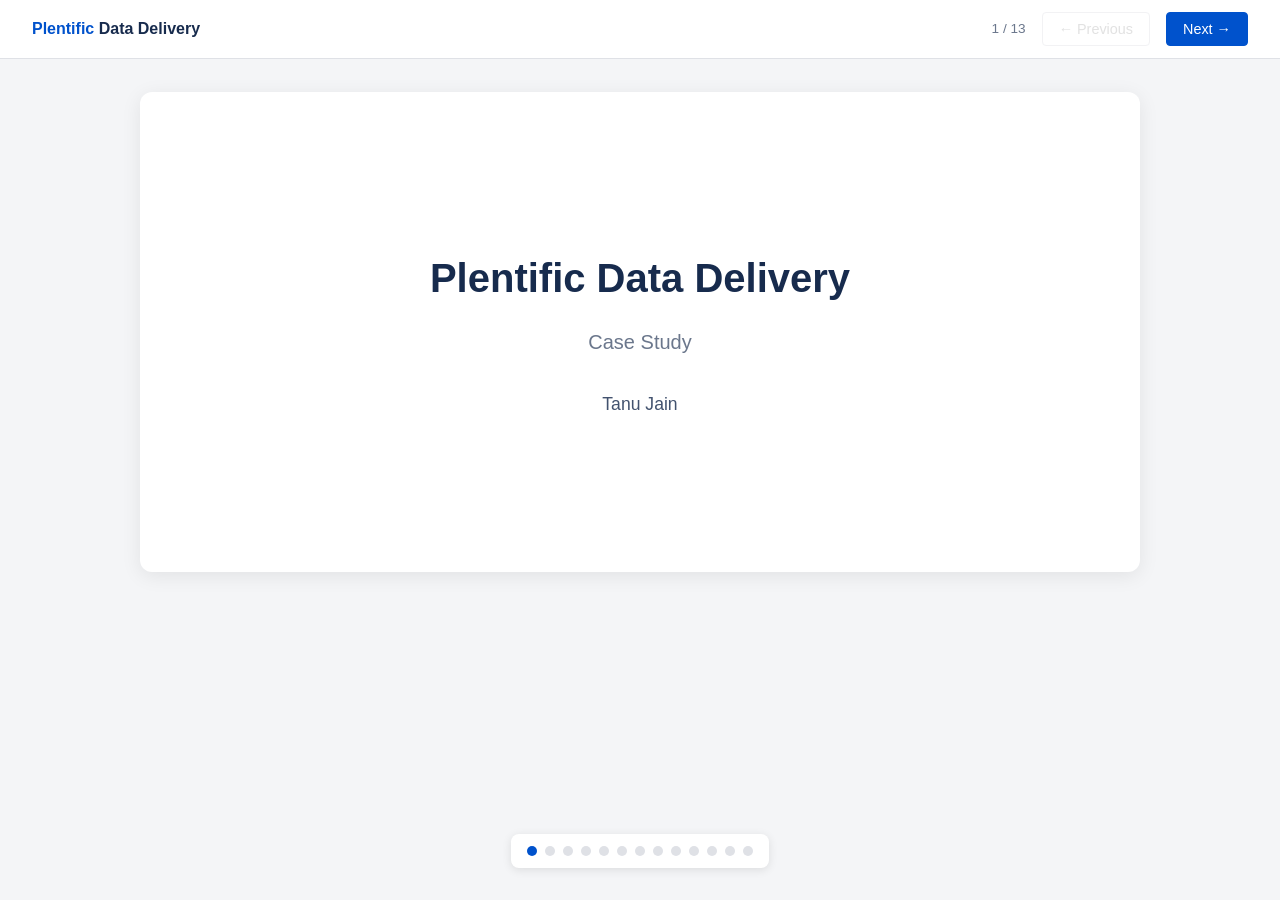
<file: docs/presentation-v2.html>
<!doctype html>
<html lang="en-GB">
<head>
<meta charset="utf-8">
<meta name="viewport" content="width=device-width, initial-scale=1">
<title>Plentific Data Delivery — Presentation</title>
<style>
  * { box-sizing: border-box; margin: 0; padding: 0; }
  
  :root {
    --primary: #0052cc;
    --primary-light: #e6f0ff;
    --success: #00875a;
    --warning: #ff991f;
    --error: #de350b;
    --gray-50: #fafbfc;
    --gray-100: #f4f5f7;
    --gray-200: #dfe1e6;
    --gray-500: #6b778c;
    --gray-700: #42526e;
    --gray-900: #172b4d;
  }
  
  body {
    font-family: -apple-system, BlinkMacSystemFont, 'Segoe UI', Roboto, sans-serif;
    background: var(--gray-100);
    color: var(--gray-900);
    line-height: 1.6;
  }
  
  /* Navigation */
  .nav {
    position: fixed;
    top: 0;
    left: 0;
    right: 0;
    background: white;
    border-bottom: 1px solid var(--gray-200);
    padding: 0.75rem 2rem;
    display: flex;
    align-items: center;
    justify-content: space-between;
    z-index: 100;
  }
  .nav-title {
    font-weight: 600;
    color: var(--gray-900);
  }
  .nav-title span { color: var(--primary); }
  .nav-controls {
    display: flex;
    align-items: center;
    gap: 1rem;
  }
  .nav-progress {
    font-size: 0.85rem;
    color: var(--gray-500);
  }
  .nav-btn {
    padding: 0.5rem 1rem;
    border: 1px solid var(--gray-200);
    background: white;
    border-radius: 4px;
    cursor: pointer;
    font-size: 0.9rem;
    transition: all 0.15s;
  }
  .nav-btn:hover { background: var(--gray-50); }
  .nav-btn:disabled { opacity: 0.4; cursor: not-allowed; }
  .nav-btn.primary { background: var(--primary); color: white; border-color: var(--primary); }
  
  /* Slide container */
  .slides-container {
    margin-top: 60px;
    min-height: calc(100vh - 60px);
    display: flex;
    align-items: flex-start;
    justify-content: center;
    padding: 2rem;
    box-sizing: border-box;
  }
  
  /* Slide */
  .slide {
    display: none;
    background: white;
    border-radius: 12px;
    box-shadow: 0 4px 20px rgba(0,0,0,0.08);
    width: 100%;
    max-width: 1000px;
    padding: 2.5rem;
    margin: 0 auto;
    animation: fadeIn 0.3s ease;
    overflow-x: auto;
  }
  .slide.active { display: block; margin: 0 auto; }
  
  @keyframes fadeIn {
    from { opacity: 0; transform: translateY(10px); }
    to { opacity: 1; transform: translateY(0); }
  }
  
  /* Slide header */
  .slide-header {
    margin-bottom: 2rem;
    padding-bottom: 1.5rem;
    border-bottom: 2px solid var(--gray-100);
  }
  .slide-number {
    font-size: 0.8rem;
    font-weight: 600;
    color: var(--primary);
    text-transform: uppercase;
    letter-spacing: 0.1em;
    margin-bottom: 0.5rem;
  }
  .slide-title {
    font-size: 1.75rem;
    font-weight: 700;
    color: var(--gray-900);
    line-height: 1.3;
  }
  .slide-subtitle {
    font-size: 1rem;
    color: var(--gray-500);
    margin-top: 0.5rem;
  }
  
  /* Content styles */
  .slide-content h3 {
    font-size: 1.1rem;
    font-weight: 600;
    color: var(--gray-900);
    margin: 1.5rem 0 0.75rem;
  }
  .slide-content h3:first-child { margin-top: 0; }
  
  .slide-content p {
    color: var(--gray-700);
    margin-bottom: 1rem;
  }
  
  .slide-content ul {
    margin: 0 0 1rem 1.5rem;
    color: var(--gray-700);
  }
  .slide-content li { margin-bottom: 0.5rem; }
  
  /* Key insight box */
  .insight {
    background: var(--primary-light);
    border-left: 4px solid var(--primary);
    padding: 1.25rem 1.5rem;
    margin: 1.5rem 0;
    border-radius: 0 8px 8px 0;
  }
  .insight p { margin: 0; color: var(--gray-900); }
  .insight strong { color: var(--primary); }
  
  /* Decision box */
  .decision {
    background: #e3fcef;
    border-left: 4px solid var(--success);
    padding: 1.25rem 1.5rem;
    margin: 1.5rem 0;
    border-radius: 0 8px 8px 0;
  }
  .decision p { margin: 0; }
  
  /* Warning box */
  .warning {
    background: #fffae6;
    border-left: 4px solid var(--warning);
    padding: 1.25rem 1.5rem;
    margin: 1.5rem 0;
    border-radius: 0 8px 8px 0;
  }
  .warning p { margin: 0; }
  
  /* Tables */
  table {
    width: 100%;
    border-collapse: collapse;
    margin: 1rem 0;
    font-size: 0.9rem;
  }
  th, td {
    padding: 0.75rem 1rem;
    text-align: left;
    border-bottom: 1px solid var(--gray-200);
  }
  th {
    background: var(--gray-50);
    font-weight: 600;
    color: var(--gray-700);
    font-size: 0.8rem;
    text-transform: uppercase;
    letter-spacing: 0.03em;
  }
  
  /* Two column layout */
  .two-col {
    display: grid;
    grid-template-columns: 1fr 1fr;
    gap: 2rem;
  }
  
  /* Diagram */
  .diagram {
    background: var(--gray-50);
    border: 1px solid var(--gray-200);
    border-radius: 8px;
    padding: 1.5rem;
    font-family: 'SF Mono', Monaco, monospace;
    font-size: 0.85rem;
    line-height: 1.6;
    white-space: pre;
    overflow-x: auto;
  }
  
  /* Badge */
  .badge {
    display: inline-block;
    padding: 0.2rem 0.6rem;
    border-radius: 4px;
    font-size: 0.75rem;
    font-weight: 600;
    text-transform: uppercase;
    letter-spacing: 0.03em;
  }
  .badge-green { background: #e3fcef; color: var(--success); }
  .badge-yellow { background: #fffae6; color: #974f0c; }
  .badge-red { background: #ffebe6; color: var(--error); }
  .badge-blue { background: var(--primary-light); color: var(--primary); }
  
  /* Killer line */
  .killer {
    font-size: 1.15rem;
    font-style: italic;
    color: var(--gray-900);
    border-left: 3px solid var(--primary);
    padding: 0.75rem 1.25rem;
    margin: 1.5rem 0;
    background: var(--gray-50);
  }
  
  /* Footer note */
  .slide-footer {
    margin-top: 2rem;
    padding-top: 1rem;
    border-top: 1px solid var(--gray-200);
    font-size: 0.85rem;
    color: var(--gray-500);
  }
  
  /* Code */
  code {
    background: var(--gray-100);
    padding: 0.15rem 0.4rem;
    border-radius: 3px;
    font-size: 0.85em;
  }
  
  /* Slide index */
  .slide-index {
    position: fixed;
    bottom: 2rem;
    left: 50%;
    transform: translateX(-50%);
    display: flex;
    gap: 0.5rem;
    background: white;
    padding: 0.75rem 1rem;
    border-radius: 8px;
    box-shadow: 0 2px 10px rgba(0,0,0,0.1);
  }
  .slide-dot {
    width: 10px;
    height: 10px;
    border-radius: 50%;
    background: var(--gray-200);
    cursor: pointer;
    transition: all 0.15s;
  }
  .slide-dot:hover { background: var(--gray-500); }
  .slide-dot.active { background: var(--primary); }
  
  /* Links */
  .links {
    display: flex;
    gap: 1rem;
    margin-top: 1rem;
  }
  .links a {
    color: var(--primary);
    text-decoration: none;
    font-size: 0.9rem;
  }
  .links a:hover { text-decoration: underline; }
</style>
</head>
<body>

<nav class="nav">
  <div class="nav-title"><span>Plentific</span> Data Delivery</div>
  <div class="nav-controls">
    <span class="nav-progress"><span id="currentSlide">1</span> / <span id="totalSlides">13</span></span>
    <button class="nav-btn" id="prevBtn" onclick="prevSlide()">← Previous</button>
    <button class="nav-btn primary" id="nextBtn" onclick="nextSlide()">Next →</button>
  </div>
</nav>

<div class="slides-container">

  <!-- SLIDE 1: Title -->
  <div class="slide active" data-slide="1">
    <div style="display: flex; flex-direction: column; justify-content: center; align-items: center; height: 100%; min-height: 400px; text-align: center;">
      <h1 style="font-size: 2.5rem; font-weight: 700; color: var(--gray-900); margin-bottom: 1rem;">Plentific Data Delivery</h1>
      <p style="font-size: 1.25rem; color: var(--gray-500); margin-bottom: 2rem;">Case Study</p>
      <p style="font-size: 1.1rem; color: var(--gray-700);">Tanu Jain</p>
    </div>
  </div>

  <!-- SLIDE 2: Opening -->
  <div class="slide" data-slide="2">
    <div class="slide-header">
      <div class="slide-number">Opening</div>
      <h1 class="slide-title">Build a data contract, not a bigger export</h1>
    </div>
    <div class="slide-content">
      <!-- Client evidence box -->
      <div style="background: var(--blue-50); border-left: 4px solid var(--primary); padding: 1rem; margin-bottom: 1.5rem; border-radius: 0 8px 8px 0;">
        <p style="font-style: italic; margin: 0;">"They want raw or lightly modelled data, on a dependable schedule, with a schema they can build pipelines against and trust not to break."</p>
      </div>
      
      <div class="two-col">
        <div>
          <h3>What they're asking for</h3>
          <p>"Batch export everything every night"</p>
          
          <h3 style="margin-top: 1rem;">What they actually need</h3>
          <p>Dependable, governed data with a schema that won't break their pipelines.</p>
        </div>
        <div>
          <h3>What this means</h3>
          <p><strong>Two products:</strong></p>
          <ul style="margin-top: 0.5rem;">
            <li><strong>A:</strong> Internal foundation</li>
            <li><strong>B:</strong> Client-facing delivery</li>
          </ul>
          <p style="margin-top: 0.75rem;"><strong>Challenge:</strong> Plentific ships fast. Clients need stability.</p>
        </div>
      </div>
      
      <div class="decision" style="margin-top: 1.5rem; text-align: center;">
        <p><strong>Product A is the launch gate. Product B is the retention gate.</strong></p>
      </div>
    </div>
  </div>

  <!-- SLIDE 3: Recommendation -->
  <div class="slide" data-slide="3">
    <div class="slide-header">
      <div class="slide-number">My Recommendation</div>
      <h1 class="slide-title">The product</h1>
    </div>
    <div class="slide-content">
      <table>
        <tr><th style="width: 200px;"></th><th>Recommendation</th></tr>
        <tr><td><strong>Product</strong></td><td>Plentific Data Delivery</td></tr>
        <tr><td><strong>First use case</strong></td><td>Strategic enterprise clients with internal data teams</td></tr>
        <tr><td><strong>MVP</strong></td><td>Initial historical load + daily incremental files</td></tr>
        <tr><td><strong>Foundation</strong></td><td>Governed external publication layer with versioned schema</td></tr>
        <tr><td><strong>Launch gate</strong></td><td>Tenant isolation proven (pen test passed)</td></tr>
        <tr><td><strong>Commercial</strong></td><td>Enterprise add-on; pricing validated against cost-to-serve and willingness to pay</td></tr>
        <tr><td><strong>Later</strong></td><td>Native sharing, higher cadence, AI/agent interfaces</td></tr>
      </table>
      
      <div class="two-col" style="margin-top: 1.5rem;">
        <div>
          <h3>Why files first?</h3>
          <ul>
            <li><strong>Universal</strong> — any warehouse</li>
            <li><strong>Auditable</strong> — what was sent, when</li>
            <li><strong>Versionable</strong> — immutable deliveries</li>
            <li><strong>No lock-in</strong> — client choice</li>
          </ul>
        </div>
        <div>
          <h3>Recommended delivery pattern</h3>
          <p>Initial historical snapshot + daily incremental.</p>
          <p style="margin-top: 0.5rem;">Complete, dependable data every morning. Faster, cheaper, and recoverable vs. full re-extraction nightly.</p>
        </div>
      </div>
      
      <div class="links" style="margin-top: 1rem;">
        <a href="prototype.html" target="_blank">View prototype →</a>
        <span style="font-size: 0.8rem; color: var(--gray-500); margin-left: 0.5rem;">Optional self-service UI</span>
      </div>
    </div>
  </div>

  <!-- SLIDE 4: Validation -->
  <div class="slide" data-slide="4">
    <div class="slide-header">
      <div class="slide-number">Validation</div>
      <h1 class="slide-title">How I'd validate</h1>
    </div>
    <div class="slide-content">
      <div class="two-col">
        <div>
          <h3>Before committing engineering work</h3>
          <ul>
            <li><strong>Demand:</strong> 5 clients or 50?</li>
            <li><strong>Datasets:</strong> What do they need first?</li>
            <li><strong>Price:</strong> Will they sign at £2k/mo?</li>
            <li><strong>Current cost:</strong> What's bespoke costing us?</li>
          </ul>
        </div>
        <div>
          <h3>Exit criteria — when I'd stop</h3>
          <table>
            <tr><th>Signal</th><th>Decision</th></tr>
            <tr><td>&lt;3 clients interested</td><td>Don't build</td></tr>
            <tr><td>All need custom</td><td>It's services, not product</td></tr>
            <tr><td>RLS needs replatform</td><td>Pause, scope first</td></tr>
          </table>
        </div>
      </div>
    </div>
  </div>

  <!-- SLIDE 5: Two Products -->
  <div class="slide" data-slide="5">
    <div class="slide-header">
      <div class="slide-number">Architecture</div>
      <h1 class="slide-title">Two products, sequenced deliberately</h1>
    </div>
    <div class="slide-content">
      <div class="diagram">PRODUCT A: Internal Foundation

  ENGINEERING/PLATFORM              PRODUCT
  ─────────────────────            ─────────────────────
  Internal warehouse         →     Define scope (which tables)
         ↓                               ↓
  Publication layer (views)  →     Define contract (schema)
         ↓                               ↓
  Tenant isolation (RLS)     →     Versioning policy
         ↓                               ↓
  Quality + lineage          →     Change classification
         
              ━━━━━ STABLE BOUNDARY ━━━━━
                          ↓
PRODUCT B: Client Product
┌─────────────────────────────────────────────┐
│  Versioned datasets                         │
│  Secure delivery → S3/Azure/GCS             │
│  Delivery summary + monitoring              │
│  Documentation + changelog                  │
└─────────────────────────────────────────────┘
                     ↓
              Client warehouse</div>
      
      <div class="two-col" style="margin-top: 1.5rem;">
        <div>
          <h3>Why not expose the warehouse directly?</h3>
          <p>Internal refactoring → externally breaking change. Engineering loses freedom to move fast.</p>
        </div>
        <div>
          <h3>How to fund platform work</h3>
          <p>Find <strong>2-3 paid design partners</strong>. Fund minimum platform to deliver. Revenue enablement, not overhead.</p>
        </div>
      </div>
    </div>
  </div>

  <!-- SLIDE 6: Options Considered -->
  <div class="slide" data-slide="6">
    <div class="slide-header">
      <div class="slide-number">Options</div>
      <h1 class="slide-title">Delivery mechanisms considered</h1>
    </div>
    <div class="slide-content">
      <table>
        <tr>
          <th>Option</th>
          <th>Trade-off</th>
          <th>Decision</th>
        </tr>
        <tr>
          <td><strong>File drop</strong></td>
          <td>Universal, auditable, we control cost</td>
          <td><span class="badge badge-green">MVP</span></td>
        </tr>
        <tr>
          <td>Snowflake/BigQuery sharing</td>
          <td>Great UX but platform-specific; client pays compute</td>
          <td><span class="badge badge-yellow">If demand</span></td>
        </tr>
        <tr>
          <td>Bulk API</td>
          <td>Significant dev work, ongoing cost per call</td>
          <td><span class="badge badge-red">Careful</span></td>
        </tr>
        <tr>
          <td>SFTP + CSV</td>
          <td>Legacy only, weak typing</td>
          <td><span class="badge badge-yellow">Fallback</span></td>
        </tr>
        <tr>
          <td>Direct warehouse access</td>
          <td>Security risk, blocks refactoring</td>
          <td><span class="badge badge-red">No</span></td>
        </tr>
        <tr>
          <td>Real-time streaming</td>
          <td>Different architecture entirely</td>
          <td><span class="badge badge-yellow">Later</span></td>
        </tr>
      </table>
      
      <div class="insight">
        <p><strong>Key insight:</strong> Product A (versioned, tenant-isolated views) is the same for all mechanisms. Delivery is just how clients access those views.</p>
      </div>
    </div>
  </div>

  <!-- SLIDE 7: The Four Areas -->
  <div class="slide" data-slide="7">
    <div class="slide-header">
      <div class="slide-number">Brief Coverage</div>
      <h1 class="slide-title">The four areas — prioritised</h1>
    </div>
    <div class="slide-content">
      <table>
        <tr>
          <th>Area</th>
          <th>Risk</th>
          <th>Value / Revenue</th>
          <th>Depends on</th>
        </tr>
        <tr>
          <td><strong>1. Commercial</strong></td>
          <td>Recoverable — adjust pricing</td>
          <td><span class="badge badge-green">Validate first</span></td>
          <td>Nothing</td>
        </tr>
        <tr>
          <td><strong>2. Governance</strong></td>
          <td>Catastrophic — breach, £17M fines</td>
          <td><span class="badge badge-red">Blocker</span></td>
          <td>Commercial</td>
        </tr>
        <tr>
          <td><strong>3. Versioning</strong></td>
          <td>Serious — pipelines break, support explodes</td>
          <td><span class="badge badge-yellow">Retention</span></td>
          <td>Governance</td>
        </tr>
        <tr>
          <td><strong>4. Delivery</strong></td>
          <td>Manageable — can iterate</td>
          <td><span class="badge badge-green">Enabler</span></td>
          <td>Governance + versioning</td>
        </tr>
      </table>
      
      <div class="insight" style="margin-top: 1.5rem;">
        <p><strong>Prioritisation framework:</strong> Value drives order, but dependencies constrain it. Validate commercial first (cheapest to test), then work through dependencies.</p>
      </div>
      
      <div class="decision" style="margin-top: 1rem;">
        <p><strong>Order of work:</strong> Commercial → Governance → Versioning → Delivery</p>
      </div>
    </div>
  </div>

  <!-- SLIDE 8: Version Control Deep Dive -->
  <div class="slide" data-slide="8">
    <div class="slide-header">
      <div class="slide-number">Deep Dive</div>
      <h1 class="slide-title">Version and change control</h1>
    </div>
    <div class="slide-content">
      <div class="two-col">
        <div>
          <h3>Change types</h3>
          <table>
            <tr>
              <th>Type</th>
              <th>Notice</th>
              <th>Version</th>
            </tr>
            <tr>
              <td><span class="badge badge-green">Additive</span></td>
              <td>Changelog</td>
              <td>Eng decision</td>
            </tr>
            <tr>
              <td><span class="badge badge-yellow">Deprecation</span></td>
              <td>90 days + email</td>
              <td>Warning</td>
            </tr>
            <tr>
              <td><span class="badge badge-red">Breaking</span></td>
              <td>90+ days + guide</td>
              <td>New version</td>
            </tr>
          </table>
        </div>
        <div>
          <h3>Policy hypothesis</h3>
          <ul>
            <li><strong>180-day deprecation</strong> for breaking changes</li>
            <li><strong>N and N-1 only</strong> — not forever</li>
            <li><strong>Dual-run</strong> during migration</li>
            <li><strong>CI checks</strong> on schema changes</li>
          </ul>
          <p style="font-size: 0.8rem; color: var(--gray-500);">Validate with eng + early clients</p>
        </div>
      </div>
      
      <div class="insight" style="margin-top: 1.5rem;">
        <p><strong>How engineering stays fast:</strong> Internal tables change freely. The publication layer translates to stable external contract. Engineers don't need approval to refactor — only when changes affect published schema.</p>
      </div>
      
      </div>
  </div>

  <!-- SLIDE 9: Security -->
  <div class="slide" data-slide="9">
    <div class="slide-header">
      <div class="slide-number">Governance</div>
      <h1 class="slide-title">Security and tenant isolation</h1>
    </div>
    <div class="slide-content">
      <div class="two-col">
        <div>
          <h3>Isolation model</h3>
          <ul>
            <li><strong>Tenant-scoped publication</strong> + RLS/policy</li>
            <li>Separate destination per tenant</li>
            <li>Negative tests (cross-tenant queries return nothing)</li>
            <li>Pen test before first client</li>
          </ul>
          
          <h3 style="margin-top: 1.5rem;">Data governance</h3>
          <ul>
            <li>Operational data → <span class="badge badge-green">Include</span></li>
            <li>Free-text notes → <span class="badge badge-red">Exclude</span></li>
            <li>GDPR & export control → <span class="badge badge-yellow">Managed via contracts</span></li>
          </ul>
        </div>
        <div>
          <h3>Responsibility boundary</h3>
          <table>
            <tr><th>We own</th><th>Client owns</th></tr>
            <tr><td>Tenant extraction</td><td>Their warehouse access</td></tr>
            <tr><td>Secure delivery</td><td>Retention policy</td></tr>
            <tr><td>Audit trail</td><td>Downstream transforms</td></tr>
          </table>
          <p style="font-size: 0.85rem; color: var(--gray-600); margin-top: 1rem;">Explicit in contract: once data lands, it's their copy.</p>
        </div>
      </div>
    </div>
  </div>

  <!-- SLIDE 10: Commercial -->
  <div class="slide" data-slide="10">
    <div class="slide-header">
      <div class="slide-number">Commercial</div>
      <h1 class="slide-title">Value and pricing</h1>
    </div>
    <div class="slide-content">
      <div class="two-col">
        <div>
          <h3>What clients get (Product positioning)</h3>
          <ul>
            <li>Automated, dependable schedule</li>
            <li>Versioned, stable contract</li>
            <li>Onboard in days, not weeks</li>
            <li>Documented SLA + support</li>
            <li>Pen-tested, auditable, compliant</li>
          </ul>
          
          <h3 style="margin-top: 1.5rem;">Pricing hypothesis</h3>
          <table>
            <tr><th></th><th>Standard</th><th>Advanced</th></tr>
            <tr><td>Price</td><td>~£2k/mo</td><td>~£4-6k/mo</td></tr>
            <tr><td>Cadence</td><td>Daily</td><td>Hourly</td></tr>
            <tr><td>Historical backfill</td><td>Included</td><td>Extended</td></tr>
          </table>
          <p style="font-size: 0.8rem; color: var(--gray-500); margin-top: 0.5rem;">Validate with design partners</p>
        </div>
        <div>
          <h3>Unit economics (illustrative)</h3>
          <table>
            <tr><td>Compute + storage + egress</td><td>~£100/mo</td></tr>
            <tr><td>Orchestration + monitoring</td><td>~£30/mo</td></tr>
            <tr><td>Support allocation</td><td>~£120/mo</td></tr>
            <tr><td>Platform allocation</td><td>~£70/mo</td></tr>
            <tr><td><strong>Illustrative COGS</strong></td><td><strong>~£320/mo</strong></td></tr>
          </table>
          <p style="margin-top: 0.75rem; font-size: 0.85rem;">At £2k/mo hypothesis: ~84% gross margin. <em>Validate with real costs.</em></p>
          
          <div class="insight" style="margin-top: 1rem;">
            <p><strong>"Already paid for data?"</strong> — You pay for the platform. This is a managed product with real costs.</p>
          </div>
        </div>
      </div>
      
      <div style="background: var(--yellow-50); border: 1px solid var(--yellow-300); padding: 0.75rem; border-radius: 6px; margin-top: 1rem;">
        <p style="font-size: 0.85rem; margin: 0;"><strong>Current state cost:</strong> Bespoke exports and custom dashboards are quoted case-by-case. No established cost-to-serve. <em>Validate: what are we spending today on ad-hoc data requests?</em></p>
      </div>
      
    </div>
  </div>

  <!-- SLIDE 11: Sequence -->
  <div class="slide" data-slide="11">
    <div class="slide-header">
      <div class="slide-number">Roadmap</div>
      <h1 class="slide-title">Phased delivery</h1>
    </div>
    <div class="slide-content">
      <!-- Visual Gantt-style timeline -->
      <div style="position: relative; margin-bottom: 1.5rem;">
        <!-- Timeline bar -->
        <div style="display: flex; gap: 2px; margin-bottom: 0.5rem;">
          <div style="flex: 1; background: var(--blue-100); padding: 0.5rem; text-align: center; border-radius: 4px 0 0 4px; font-weight: 600; font-size: 0.75rem;">Validate</div>
          <div style="flex: 3; background: var(--blue-200); padding: 0.5rem; text-align: center; font-weight: 600; font-size: 0.75rem;">Foundation</div>
          <div style="flex: 1.5; background: var(--green-100); padding: 0.5rem; text-align: center; font-weight: 600; font-size: 0.75rem;">Pilot</div>
          <div style="flex: 2; background: var(--green-200); padding: 0.5rem; text-align: center; font-weight: 600; font-size: 0.75rem;">Beta</div>
          <div style="flex: 1; background: var(--primary); color: white; padding: 0.5rem; text-align: center; font-weight: 600; font-size: 0.75rem;">GA</div>
          <div style="flex: 2; background: var(--gray-200); padding: 0.5rem; text-align: center; border-radius: 0 4px 4px 0; font-weight: 600; font-size: 0.75rem;">Expand</div>
        </div>
        <!-- Gate markers -->
        <div style="display: flex; gap: 2px; font-size: 0.65rem; color: var(--gray-500);">
          <div style="flex: 1; text-align: center;">▲ 5+ buyers</div>
          <div style="flex: 3; text-align: center;">▲ Pen test</div>
          <div style="flex: 1.5; text-align: center;">▲ 30d stable</div>
          <div style="flex: 2; text-align: center;">▲ &lt;5d onboard</div>
          <div style="flex: 1; text-align: center;"></div>
          <div style="flex: 2; text-align: center;"></div>
        </div>
      </div>
      
      <!-- Two tracks -->
      <div class="two-col">
        <div>
          <h3 style="color: var(--orange-600);">Engineering track</h3>
          <ul style="font-size: 0.85rem;">
            <li><strong>Foundation:</strong> RLS, export pipeline, contract layer</li>
            <li><strong>Pilot:</strong> First client integration, monitoring</li>
            <li><strong>Beta:</strong> Self-service config, scale testing</li>
            <li><strong>GA:</strong> Production hardening</li>
          </ul>
          
          <div style="background: var(--orange-50); border: 1px solid var(--orange-200); padding: 0.75rem; border-radius: 6px; margin-top: 1rem;">
            <p style="font-size: 0.85rem; margin: 0;"><strong>First ticket to engineering:</strong><br>Audit tenant_id coverage on export-candidate tables</p>
          </div>
        </div>
        <div>
          <h3 style="color: var(--green-600);">Product track</h3>
          <ul style="font-size: 0.85rem;">
            <li><strong>Validate:</strong> Client interviews, price testing, design partners</li>
            <li><strong>Foundation:</strong> Define SLAs, scope, contracts</li>
            <li><strong>Pilot:</strong> Feedback, docs, prep beta</li>
            <li><strong>GA:</strong> Launch materials, sales enablement</li>
          </ul>
          
          <div style="background: var(--red-50); border: 1px solid var(--red-200); padding: 0.75rem; border-radius: 6px; margin-top: 1rem;">
            <p style="font-size: 0.85rem; margin: 0;"><strong>Exit if:</strong> &lt;3 interested clients or no willingness to pay for standardised product</p>
          </div>
        </div>
      </div>
      
      <h3 style="margin-top: 1.5rem;">Success metrics</h3>
      <table style="font-size: 0.8rem;">
        <tr>
          <th></th>
          <th>Product A (Foundation)</th>
          <th>Product B (Client Product)</th>
        </tr>
        <tr>
          <td></td>
          <td><span style="color: var(--error); font-weight: 600;">Zero cross-tenant incidents</span></td>
          <td>Active clients with delivery in last 7 days</td>
        </tr>
        <tr>
          <td><strong>Launch gate</strong></td>
          <td>Pen test passed, 100% isolation tests</td>
          <td>First client successfully ingesting</td>
        </tr>
        <tr>
          <td><strong>Health metric</strong></td>
          <td>Contract violation count</td>
          <td>On-time delivery %</td>
        </tr>
        <tr>
          <td><strong>Scale metric</strong></td>
          <td>Time to add tenant</td>
          <td>Support cost per client</td>
        </tr>
        <tr>
          <td><strong>Business metric</strong></td>
          <td>N/A (internal)</td>
          <td>ARR, Gross margin</td>
        </tr>
      </table>
    </div>
  </div>

  <!-- SLIDE 12: What I Won't Build -->
  <div class="slide" data-slide="12">
    <div class="slide-header">
      <div class="slide-number">Discipline</div>
      <h1 class="slide-title">What I won't build (yet)</h1>
    </div>
    <div class="slide-content">
      <div class="two-col">
        <div>
          <h3>Not MVP</h3>
          <ul>
            <li><strong>Custom schemas</strong> — destroys margin</li>
            <li><strong>Direct warehouse access</strong> — security risk</li>
            <li><strong>Real-time streaming</strong> — prove daily first</li>
            <li><strong>Unlimited versions</strong> — N/N-1 only</li>
            <li><strong>Photos/attachments</strong> — high PII, high cost</li>
          </ul>
        </div>
        <div>
          <h3>My position</h3>
          <p><strong>Client:</strong> "Give us everything every night."</p>
          <p style="margin-top: 0.75rem;"><strong>Me:</strong> "I'll give you complete data every night — via initial snapshot + daily incremental. Faster, cheaper, recoverable."</p>
        </div>
      </div>
    </div>
  </div>

  <!-- SLIDE 13: Final -->
  <div class="slide" data-slide="13">
    <div class="slide-header">
      <div class="slide-number">Summary</div>
      <h1 class="slide-title">My recommendation</h1>
    </div>
    <div class="slide-content">
      <div class="two-col">
        <div>
          <div class="diagram" style="font-size: 0.9rem;">DON'T  →  Expose warehouse
   ↓
  DO   →  Stable external contract
   ↓
DELIVER →  Daily incremental files
   ↓
PROTECT →  RLS + versioning
   ↓
MONETISE → Paid add-on
   ↓
EXPAND  →  Sharing, AI when proven</div>
        </div>
        <div>
          <h3>Why this wins</h3>
          <ul>
            <li>Based on research: competitors offer manual CSV and transactional APIs</li>
            <li>Versioned automated delivery is an opportunity</li>
            <li>Standardisation protects margin</li>
          </ul>
          
          <p style="font-size: 0.85rem; color: var(--gray-600); margin-top: 1rem; text-decoration: underline;"><strong>AI roadmap:</strong> Governed, versioned data is the foundation — AI agents and MCP integrations come after the contract layer is stable.</p>
          
          <div class="decision" style="margin-top: 1rem; text-align: center;">
            <p><strong>Plentific keeps moving quickly.<br>Clients get data they can trust.</strong></p>
          </div>
        </div>
      </div>
      
      <div class="links" style="margin-top: 1rem;">
        <a href="prototype.html" target="_blank">View prototype →</a>
        <span style="font-size: 0.8rem; color: var(--gray-500); margin-left: 0.5rem;">Self-service vision</span>
      </div>
      
      <p style="text-align: center; margin-top: 2rem; color: var(--gray-500); font-size: 0.95rem;">Thank you.</p>
    </div>
  </div>

</div>

<!-- Slide index dots -->
<div class="slide-index" id="slideIndex"></div>

<script>
  let currentSlide = 1;
  const totalSlides = document.querySelectorAll('.slide').length;
  
  // Initialize
  document.getElementById('totalSlides').textContent = totalSlides;
  buildSlideIndex();
  updateNav();
  
  function buildSlideIndex() {
    const container = document.getElementById('slideIndex');
    for (let i = 1; i <= totalSlides; i++) {
      const dot = document.createElement('div');
      dot.className = 'slide-dot' + (i === 1 ? ' active' : '');
      dot.onclick = () => goToSlide(i);
      container.appendChild(dot);
    }
  }
  
  function goToSlide(n) {
    document.querySelectorAll('.slide').forEach(s => s.classList.remove('active'));
    document.querySelectorAll('.slide-dot').forEach(d => d.classList.remove('active'));
    
    currentSlide = n;
    document.querySelector(`[data-slide="${n}"]`).classList.add('active');
    document.querySelectorAll('.slide-dot')[n-1].classList.add('active');
    document.getElementById('currentSlide').textContent = n;
    updateNav();
  }
  
  function nextSlide() {
    if (currentSlide < totalSlides) goToSlide(currentSlide + 1);
  }
  
  function prevSlide() {
    if (currentSlide > 1) goToSlide(currentSlide - 1);
  }
  
  function updateNav() {
    document.getElementById('prevBtn').disabled = currentSlide === 1;
    document.getElementById('nextBtn').disabled = currentSlide === totalSlides;
  }
  
  // Keyboard navigation
  document.addEventListener('keydown', (e) => {
    if (e.key === 'ArrowRight' || e.key === ' ') { e.preventDefault(); nextSlide(); }
    if (e.key === 'ArrowLeft') { e.preventDefault(); prevSlide(); }
  });
</script>

</body>
</html>
</file>
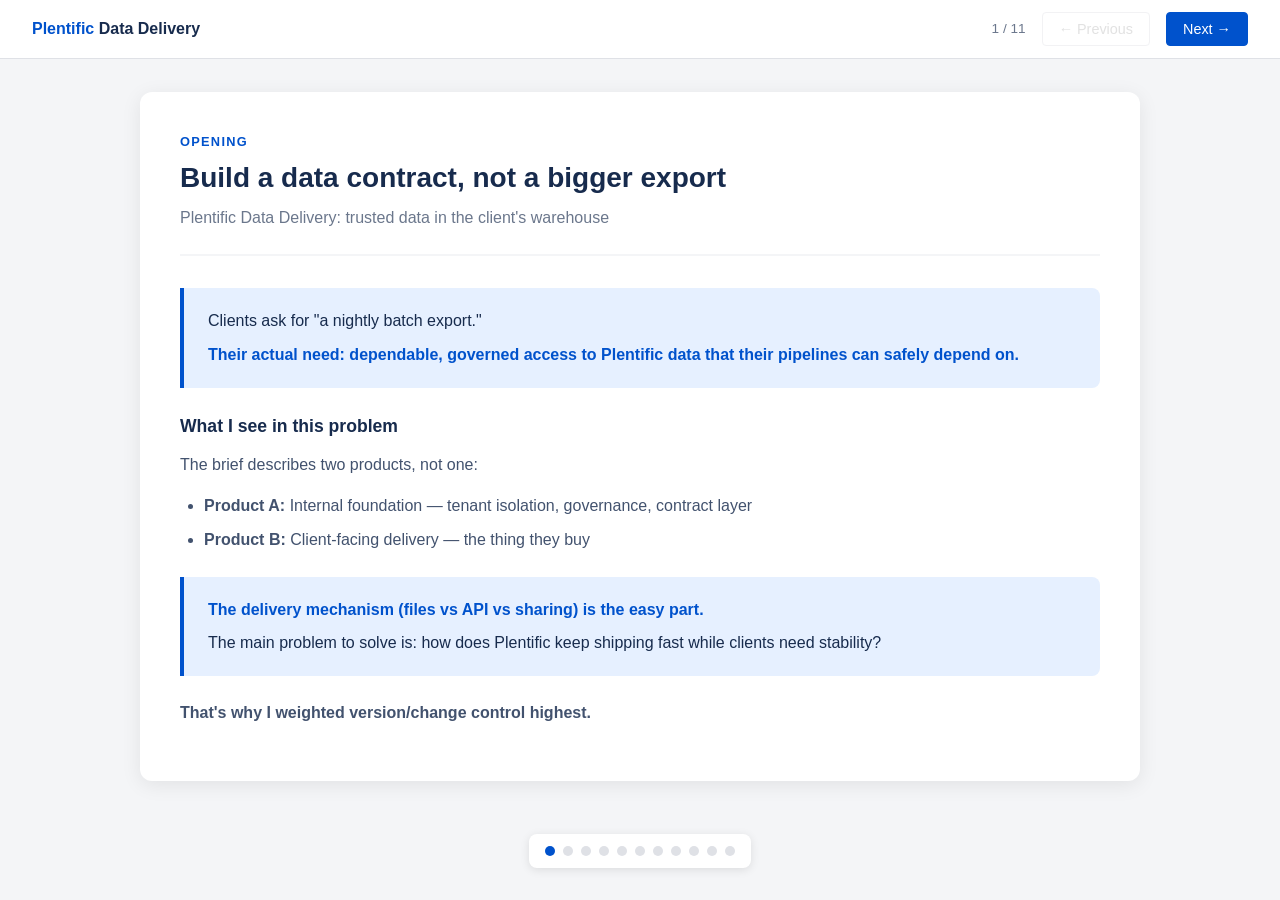
<file: docs/presentation.html>
<!doctype html>
<html lang="en-GB">
<head>
<meta charset="utf-8">
<meta name="viewport" content="width=device-width, initial-scale=1">
<title>Plentific Data Delivery — Presentation</title>
<style>
  * { box-sizing: border-box; margin: 0; padding: 0; }
  
  :root {
    --primary: #0052cc;
    --primary-light: #e6f0ff;
    --success: #00875a;
    --warning: #ff991f;
    --error: #de350b;
    --gray-50: #fafbfc;
    --gray-100: #f4f5f7;
    --gray-200: #dfe1e6;
    --gray-500: #6b778c;
    --gray-700: #42526e;
    --gray-900: #172b4d;
  }
  
  body {
    font-family: -apple-system, BlinkMacSystemFont, 'Segoe UI', Roboto, sans-serif;
    background: var(--gray-100);
    color: var(--gray-900);
    line-height: 1.6;
  }
  
  /* Navigation */
  .nav {
    position: fixed;
    top: 0;
    left: 0;
    right: 0;
    background: white;
    border-bottom: 1px solid var(--gray-200);
    padding: 0.75rem 2rem;
    display: flex;
    align-items: center;
    justify-content: space-between;
    z-index: 100;
  }
  .nav-title {
    font-weight: 600;
    color: var(--gray-900);
  }
  .nav-title span { color: var(--primary); }
  .nav-controls {
    display: flex;
    align-items: center;
    gap: 1rem;
  }
  .nav-progress {
    font-size: 0.85rem;
    color: var(--gray-500);
  }
  .nav-btn {
    padding: 0.5rem 1rem;
    border: 1px solid var(--gray-200);
    background: white;
    border-radius: 4px;
    cursor: pointer;
    font-size: 0.9rem;
    transition: all 0.15s;
  }
  .nav-btn:hover { background: var(--gray-50); }
  .nav-btn:disabled { opacity: 0.4; cursor: not-allowed; }
  .nav-btn.primary { background: var(--primary); color: white; border-color: var(--primary); }
  
  /* Slide container */
  .slides-container {
    margin-top: 60px;
    min-height: calc(100vh - 60px);
    display: flex;
    align-items: flex-start;
    justify-content: center;
    padding: 2rem;
    box-sizing: border-box;
  }
  
  /* Slide */
  .slide {
    display: none;
    background: white;
    border-radius: 12px;
    box-shadow: 0 4px 20px rgba(0,0,0,0.08);
    width: 100%;
    max-width: 1000px;
    padding: 2.5rem;
    margin: 0 auto;
    animation: fadeIn 0.3s ease;
    overflow-x: auto;
  }
  .slide.active { display: block; margin: 0 auto; }
  
  @keyframes fadeIn {
    from { opacity: 0; transform: translateY(10px); }
    to { opacity: 1; transform: translateY(0); }
  }
  
  /* Slide header */
  .slide-header {
    margin-bottom: 2rem;
    padding-bottom: 1.5rem;
    border-bottom: 2px solid var(--gray-100);
  }
  .slide-number {
    font-size: 0.8rem;
    font-weight: 600;
    color: var(--primary);
    text-transform: uppercase;
    letter-spacing: 0.1em;
    margin-bottom: 0.5rem;
  }
  .slide-title {
    font-size: 1.75rem;
    font-weight: 700;
    color: var(--gray-900);
    line-height: 1.3;
  }
  .slide-subtitle {
    font-size: 1rem;
    color: var(--gray-500);
    margin-top: 0.5rem;
  }
  
  /* Content styles */
  .slide-content h3 {
    font-size: 1.1rem;
    font-weight: 600;
    color: var(--gray-900);
    margin: 1.5rem 0 0.75rem;
  }
  .slide-content h3:first-child { margin-top: 0; }
  
  .slide-content p {
    color: var(--gray-700);
    margin-bottom: 1rem;
  }
  
  .slide-content ul {
    margin: 0 0 1rem 1.5rem;
    color: var(--gray-700);
  }
  .slide-content li { margin-bottom: 0.5rem; }
  
  /* Key insight box */
  .insight {
    background: var(--primary-light);
    border-left: 4px solid var(--primary);
    padding: 1.25rem 1.5rem;
    margin: 1.5rem 0;
    border-radius: 0 8px 8px 0;
  }
  .insight p { margin: 0; color: var(--gray-900); }
  .insight strong { color: var(--primary); }
  
  /* Decision box */
  .decision {
    background: #e3fcef;
    border-left: 4px solid var(--success);
    padding: 1.25rem 1.5rem;
    margin: 1.5rem 0;
    border-radius: 0 8px 8px 0;
  }
  .decision p { margin: 0; }
  
  /* Warning box */
  .warning {
    background: #fffae6;
    border-left: 4px solid var(--warning);
    padding: 1.25rem 1.5rem;
    margin: 1.5rem 0;
    border-radius: 0 8px 8px 0;
  }
  .warning p { margin: 0; }
  
  /* Tables */
  table {
    width: 100%;
    border-collapse: collapse;
    margin: 1rem 0;
    font-size: 0.9rem;
  }
  th, td {
    padding: 0.75rem 1rem;
    text-align: left;
    border-bottom: 1px solid var(--gray-200);
  }
  th {
    background: var(--gray-50);
    font-weight: 600;
    color: var(--gray-700);
    font-size: 0.8rem;
    text-transform: uppercase;
    letter-spacing: 0.03em;
  }
  
  /* Two column layout */
  .two-col {
    display: grid;
    grid-template-columns: 1fr 1fr;
    gap: 2rem;
  }
  
  /* Diagram */
  .diagram {
    background: var(--gray-50);
    border: 1px solid var(--gray-200);
    border-radius: 8px;
    padding: 1.5rem;
    font-family: 'SF Mono', Monaco, monospace;
    font-size: 0.85rem;
    line-height: 1.6;
    white-space: pre;
    overflow-x: auto;
  }
  
  /* Badge */
  .badge {
    display: inline-block;
    padding: 0.2rem 0.6rem;
    border-radius: 4px;
    font-size: 0.75rem;
    font-weight: 600;
    text-transform: uppercase;
    letter-spacing: 0.03em;
  }
  .badge-green { background: #e3fcef; color: var(--success); }
  .badge-yellow { background: #fffae6; color: #974f0c; }
  .badge-red { background: #ffebe6; color: var(--error); }
  .badge-blue { background: var(--primary-light); color: var(--primary); }
  
  /* Killer line */
  .killer {
    font-size: 1.15rem;
    font-style: italic;
    color: var(--gray-900);
    border-left: 3px solid var(--primary);
    padding: 0.75rem 1.25rem;
    margin: 1.5rem 0;
    background: var(--gray-50);
  }
  
  /* Footer note */
  .slide-footer {
    margin-top: 2rem;
    padding-top: 1rem;
    border-top: 1px solid var(--gray-200);
    font-size: 0.85rem;
    color: var(--gray-500);
  }
  
  /* Code */
  code {
    background: var(--gray-100);
    padding: 0.15rem 0.4rem;
    border-radius: 3px;
    font-size: 0.85em;
  }
  
  /* Slide index */
  .slide-index {
    position: fixed;
    bottom: 2rem;
    left: 50%;
    transform: translateX(-50%);
    display: flex;
    gap: 0.5rem;
    background: white;
    padding: 0.75rem 1rem;
    border-radius: 8px;
    box-shadow: 0 2px 10px rgba(0,0,0,0.1);
  }
  .slide-dot {
    width: 10px;
    height: 10px;
    border-radius: 50%;
    background: var(--gray-200);
    cursor: pointer;
    transition: all 0.15s;
  }
  .slide-dot:hover { background: var(--gray-500); }
  .slide-dot.active { background: var(--primary); }
  
  /* Links */
  .links {
    display: flex;
    gap: 1rem;
    margin-top: 1rem;
  }
  .links a {
    color: var(--primary);
    text-decoration: none;
    font-size: 0.9rem;
  }
  .links a:hover { text-decoration: underline; }
</style>
</head>
<body>

<nav class="nav">
  <div class="nav-title"><span>Plentific</span> Data Delivery</div>
  <div class="nav-controls">
    <span class="nav-progress"><span id="currentSlide">1</span> / <span id="totalSlides">12</span></span>
    <button class="nav-btn" id="prevBtn" onclick="prevSlide()">← Previous</button>
    <button class="nav-btn primary" id="nextBtn" onclick="nextSlide()">Next →</button>
  </div>
</nav>

<div class="slides-container">

  <!-- SLIDE 1: Opening -->
  <div class="slide active" data-slide="1">
    <div class="slide-header">
      <div class="slide-number">Opening</div>
      <h1 class="slide-title">Build a data contract, not a bigger export</h1>
      <p class="slide-subtitle">Plentific Data Delivery: trusted data in the client's warehouse</p>
    </div>
    <div class="slide-content">
      <div class="insight">
        <p>Clients ask for "a nightly batch export."</p>
        <p style="margin-top: 0.5rem;"><strong>Their actual need: dependable, governed access to Plentific data that their pipelines can safely depend on.</strong></p>
      </div>
      
      <h3>What I see in this problem</h3>
      <p>The brief describes two products, not one:</p>
      <ul>
        <li><strong>Product A:</strong> Internal foundation — tenant isolation, governance, contract layer</li>
        <li><strong>Product B:</strong> Client-facing delivery — the thing they buy</li>
      </ul>
      
      <div class="insight">
        <p><strong>The delivery mechanism (files vs API vs sharing) is the easy part.</strong></p>
        <p style="margin-top: 0.5rem;">The main problem to solve is: how does Plentific keep shipping fast while clients need stability?</p>
      </div>
      
      <p><strong>That's why I weighted version/change control highest.</strong></p>
    </div>
  </div>

  <!-- SLIDE 2: Recommendation -->
  <div class="slide" data-slide="2">
    <div class="slide-header">
      <div class="slide-number">My Recommendation</div>
      <h1 class="slide-title">The decision</h1>
    </div>
    <div class="slide-content">
      <table>
        <tr><th style="width: 200px;">Decision</th><th>Recommendation</th></tr>
        <tr><td><strong>Product</strong></td><td>Plentific Data Delivery — <strong><u>a paid add-on module</u></strong></td></tr>
        <tr><td><strong>First customer</strong></td><td>Large housing associations with data teams (NHG, Peabody)</td></tr>
        <tr><td><strong>MVP delivery</strong></td><td>Daily incremental files (e.g. Parquet) to client's cloud storage</td></tr>
        <tr><td><strong>Contract</strong></td><td>Versioned schema, 180-day deprecation for breaking changes</td></tr>
        <tr><td><strong>Prerequisite</strong></td><td>Tenant isolation (RLS) — no data leaves until this passes security review</td></tr>
        <tr><td><strong>Pricing</strong></td><td>~£2k/month standard tier, ~£4-6k/month for hourly/advanced</td></tr>
        <tr><td><strong>Won't build</strong></td><td>Custom schemas, direct warehouse access, real-time streaming (yet)</td></tr>
      </table>
      
      <div class="decision">
        <p><strong>Why files first?</strong></p>
        <ul style="margin: 0.5rem 0 0 1.25rem;">
          <li><strong>Universal:</strong> Works with any warehouse (Snowflake, Databricks, BigQuery, on-prem)</li>
          <li><strong>No lock-in:</strong> Client isn't tied to our platform choice</li>
          <li><strong>Cheaper:</strong> Files can be compressed, lower egress costs</li>
          <li><strong>Auditable:</strong> Clear record of what was sent, when, to whom</li>
          <li><strong>Versionable:</strong> Each delivery is immutable — easy to track schema versions</li>
          <li><strong>Recoverable:</strong> Client can re-request any past delivery</li>
        </ul>
        <p style="margin-top: 0.75rem;">Add native sharing later for Snowflake clients who want it.</p>
      </div>
      
      <div class="links">
        <a href="prototype.html" target="_blank">View client portal prototype →</a>
      </div>
    </div>
  </div>

  <!-- SLIDE 3: Two Products -->
  <div class="slide" data-slide="3">
    <div class="slide-header">
      <div class="slide-number">Architecture</div>
      <h1 class="slide-title">Two products, sequenced deliberately</h1>
    </div>
    <div class="slide-content">
      <div class="diagram">PRODUCT A: Internal Foundation

  ENGINEERING/PLATFORM              PRODUCT
  ─────────────────────            ─────────────────────
  Internal warehouse         →     Define scope (which tables)
         ↓                               ↓
  Publication layer (views)  →     Define contract (schema)
         ↓                               ↓
  Tenant isolation (RLS)     →     Versioning policy
         ↓                               ↓
  Quality + lineage          →     Change classification
         
              ━━━━━ STABLE BOUNDARY ━━━━━
                          ↓
PRODUCT B: Client Product
┌─────────────────────────────────────────────┐
│  Versioned datasets                         │
│  Secure delivery → S3/Azure/GCS             │
│  Delivery summary + monitoring              │
│  Documentation + changelog                  │
└─────────────────────────────────────────────┘
                     ↓
              Client warehouse</div>
      
      <div class="warning">
        <p><strong>Why not expose the internal warehouse directly?</strong></p>
        <p>Because then internal refactoring becomes an externally breaking change. Engineering loses the freedom to move fast. That contradicts the brief's core constraint.</p>
      </div>
      
      <h3>How to fund invisible platform work</h3>
      <p>Don't ask for 6 months of platform investment. Find <strong>2-3 paid design partners</strong>, agree price and scope, fund the minimum platform needed to deliver.</p>
      <p style="margin-top: 0.75rem;">Platform investment becomes <strong>a new data product</strong> — revenue enablement, not internal overhead. <strong>Productise it.</strong></p>
    </div>
  </div>

  <!-- SLIDE 4: Options Considered -->
  <div class="slide" data-slide="4">
    <div class="slide-header">
      <div class="slide-number">Options Considered</div>
      <h1 class="slide-title">Why this approach over alternatives</h1>
    </div>
    <div class="slide-content">
      <table>
        <tr>
          <th>Option</th>
          <th>Why / why not</th>
          <th>Who pays compute</th>
          <th>Extra work</th>
          <th>Decision</th>
        </tr>
        <tr>
          <td>File drop (Parquet)</td>
          <td>Works with any warehouse, universal</td>
          <td>We pay</td>
          <td>Export jobs, scheduling</td>
          <td><span class="badge badge-green">MVP</span></td>
        </tr>
        <tr>
          <td>Snowflake/BigQuery sharing</td>
          <td>Quick win for clients on these platforms — they query our views directly</td>
          <td>They pay</td>
          <td>Set up share only</td>
          <td><span class="badge badge-green">Offer early</span></td>
        </tr>
        <tr>
          <td>Bulk API</td>
          <td>Significant dev work, ongoing cost per call, needs pricing negotiation</td>
          <td>We pay (per call)</td>
          <td>Build + manage endpoints</td>
          <td><span class="badge badge-red">Careful</span></td>
        </tr>
        <tr>
          <td>SFTP + CSV</td>
          <td>Legacy clients only, weak typing</td>
          <td>We pay</td>
          <td>SFTP setup</td>
          <td><span class="badge badge-yellow">Fallback</span></td>
        </tr>
        <tr>
          <td>Direct warehouse access</td>
          <td>Security risk, exposes internals, blocks refactoring</td>
          <td>Shared/unclear</td>
          <td>Replica, credentials, monitoring</td>
          <td><span class="badge badge-red">Careful</span></td>
        </tr>
        <tr>
          <td>Real-time streaming</td>
          <td>Different architecture, different cost model entirely</td>
          <td>We pay (continuous)</td>
          <td>CDC, streaming infra</td>
          <td><span class="badge badge-yellow">Later</span></td>
        </tr>
      </table>
      
      <div class="insight">
        <p><strong>Key insight:</strong> Product A (versioned, tenant-isolated views) is the same for all mechanisms. Delivery is just how clients access those views.</p>
      </div>
    </div>
  </div>

  <!-- SLIDE 5: The Four Areas -->
  <div class="slide" data-slide="5">
    <div class="slide-header">
      <div class="slide-number">Brief Coverage</div>
      <h1 class="slide-title">Covering all four areas</h1>
      <p class="slide-subtitle">Prioritised by risk, revenue impact, and dependencies</p>
    </div>
    <div class="slide-content">
      <table>
        <tr>
          <th>Area</th>
          <th>Risk if wrong</th>
          <th>Revenue impact</th>
          <th>Effort (eng discussion)</th>
          <th>Reversible?</th>
          <th>Depends on</th>
        </tr>
        <tr>
          <td><strong>Governance & tenant safety</strong></td>
          <td>Catastrophic — data breach, £17M fines, lawsuits, trust destroyed</td>
          <td>Blocker — can't sell without passing security review</td>
          <td>4-8 weeks</td>
          <td>No</td>
          <td>Nothing — do first</td>
        </tr>
        <tr>
          <td><strong>Version & change control</strong></td>
          <td>Serious — clients' pipelines break, engineering slows down, support explodes</td>
          <td>Retention — clients churn if their dashboards break</td>
          <td>4-6 weeks</td>
          <td>Partially — but trust is lost</td>
          <td>Governance</td>
        </tr>
        <tr>
          <td><strong>Delivery mechanism</strong></td>
          <td>Manageable — wrong format, timing issues, can iterate</td>
          <td>Enabler — this is what clients buy</td>
          <td>4-8 weeks</td>
          <td>Yes</td>
          <td>Governance + versioning</td>
        </tr>
        <tr>
          <td><strong>Commercial model</strong></td>
          <td>Recoverable — pricing wrong, adjust based on learnings</td>
          <td>Validation first — if no one pays, don't build</td>
          <td>Ongoing</td>
          <td>Yes</td>
          <td>Validate early</td>
        </tr>
      </table>
      
      <div class="insight">
        <p><strong>Order of work:</strong> Validate commercial (will clients pay?) → Governance (can we isolate tenants?) → Versioning (can we keep contracts stable?) → Delivery (how do we ship it?)</p>
      </div>
    </div>
  </div>

  <!-- SLIDE 6: Version Control Deep Dive -->
  <div class="slide" data-slide="6">
    <div class="slide-header">
      <div class="slide-number">Deep Dive</div>
      <h1 class="slide-title">Version and change control</h1>
      <p class="slide-subtitle">How Plentific keeps shipping while clients stay stable</p>
    </div>
    <div class="slide-content">
      <h3>Change types and how we handle them</h3>
      <table>
        <tr>
          <th></th>
          <th><span class="badge badge-green">Additive</span></th>
          <th><span class="badge badge-yellow">Deprecation</span></th>
          <th><span class="badge badge-red">Breaking</span></th>
        </tr>
        <tr>
          <td><strong>Example</strong></td>
          <td>New column <code>uprn</code> added</td>
          <td>Column <code>legacy_code</code> will be removed</td>
          <td>Column renamed, type changed, or column removed</td>
        </tr>
        <tr>
          <td><strong>Version</strong></td>
          <td><em>Engineering decision</em></td>
          <td>Warning in current version</td>
          <td>New version (v2)</td>
        </tr>
        <tr>
          <td><strong>Notice</strong></td>
          <td>Changelog</td>
          <td>90 days notice + email</td>
          <td>90+ days + migration guide</td>
        </tr>
        <tr>
          <td><strong>Client action</strong></td>
          <td>Review changelog</td>
          <td>Plan migration before deadline</td>
          <td>Migrate to new version</td>
        </tr>
      </table>
      
      
      <div class="two-col" style="margin-top: 1.5rem;">
        <div>
          <h3>My policy</h3>
          <ul>
            <li><strong>180-day deprecation</strong> for breaking changes</li>
            <li><strong>N and N-1 only</strong> — not forever</li>
            <li><strong>Dual-run</strong> during migration</li>
            <li><strong>CI checks</strong> if source changes affect contract</li>
          </ul>
        </div>
        <div>
          <h3>How engineering stays fast</h3>
          <p>Internal tables change freely. The <strong>publication layer</strong> translates to the stable external contract. Engineers don't need approval to refactor — only when changes affect the published schema.</p>
        </div>
      </div>
      
      <div class="killer">
        "Compatibility is a promise, not immortality. Clients get predictable migration time; we don't support every historical schema forever."
      </div>
    </div>
  </div>

  <!-- SLIDE 7: Security -->
  <div class="slide" data-slide="7">
    <div class="slide-header">
      <div class="slide-number">Governance</div>
      <h1 class="slide-title">Security and tenant isolation</h1>
      <p class="slide-subtitle">No data leaves until this passes</p>
    </div>
    <div class="slide-content">
      <div class="two-col">
        <div>
          <h3>Isolation model</h3>
          <ul>
            <li><strong>Row-Level Security (RLS)</strong> at database level</li>
            <li>Separate storage destination per tenant</li>
            <li>Automated cross-tenant tests on every deploy</li>
            <li>External pen test before first client</li>
          </ul>
        </div>
        <div>
          <h3>Data minimisation suggestions</h3>
          <table>
            <tr><td>Operational data</td><td><span class="badge badge-green">Include</span></td></tr>
            <tr><td>Free-text notes</td><td><span class="badge badge-red">Exclude</span></td></tr>
            <tr><td>Photos/attachments</td><td><span class="badge badge-red">Out of MVP</span></td></tr>
            <tr><td>Sensitive PII</td><td><span class="badge badge-yellow">Mask</span></td></tr>
          </table>
        </div>
      </div>
      
      <h3>Responsibility boundary (explicit in contract)</h3>
      <table>
        <tr><th>Plentific owns</th><th>Client owns</th></tr>
        <tr><td>Correct tenant extraction, secure delivery, audit trail</td><td>Access control in their warehouse, retention, downstream transforms</td></tr>
      </table>
    </div>
  </div>

  <!-- SLIDE 8: Commercial -->
  <div class="slide" data-slide="8">
    <div class="slide-header">
      <div class="slide-number">Commercial</div>
      <h1 class="slide-title">Value proposition and pricing</h1>
    </div>
    <div class="slide-content">
      <div class="killer" style="margin-bottom: 1.5rem; font-size: 1rem;">
        "Trusted Plentific data in your warehouse — versioned, secure, and maintained so your pipelines don't break."
      </div>
      
      <h3>Product positioning</h3>
      <table>
        <tr><th>Without Data Delivery</th><th>With Data Delivery</th></tr>
        <tr><td>Manual exports, ad-hoc requests</td><td>Automated, dependable schedule</td></tr>
        <tr><td>Schema changes break pipelines</td><td>Versioned, stable contract</td></tr>
        <tr><td>Weeks to get data into warehouse</td><td>Onboard in days</td></tr>
        <tr><td>No SLA, best-effort support</td><td>Documented SLA, dedicated support</td></tr>
        <tr><td>Security/audit questions unanswered</td><td>Pen-tested, auditable, compliant</td></tr>
      </table>
      
      <div class="two-col" style="margin-top: 1.5rem;">
        <div>
          <h3>Pricing hypothesis</h3>
          <table>
            <tr><th></th><th>Standard</th><th>Advanced</th></tr>
            <tr><td>Price</td><td>~£2k/mo</td><td>~£4-6k/mo</td></tr>
            <tr><td>Cadence</td><td>Daily</td><td>Hourly</td></tr>
            <tr><td>History</td><td>12 months</td><td>Extended</td></tr>
          </table>
          <p style="font-size: 0.85rem; color: var(--gray-500); margin-top: 0.5rem;">One-time onboarding fee ~£2-5k for backfill</p>
        </div>
        <div>
          <h3>Illustrative COGS (per client)</h3>
          <table>
            <tr><td>Compute</td><td>£60/mo</td></tr>
            <tr><td>Storage</td><td>£20/mo</td></tr>
            <tr><td>Egress</td><td>£20/mo</td></tr>
            <tr><td>Orchestration/monitoring</td><td>£30/mo</td></tr>
            <tr><td>Support allocation</td><td>£120/mo</td></tr>
            <tr><td>Security/platform allocation</td><td>£70/mo</td></tr>
            <tr><td><strong>Total COGS</strong></td><td><strong>~£320/mo</strong></td></tr>
          </table>
          <p style="font-size: 0.85rem; margin-top: 0.5rem;">At £2k/mo: <strong>~84% gross margin</strong></p>
        </div>
      </div>
      
      <h3>The "already paid for data" conversation</h3>
      <p>"You pay for the platform. This is a managed product with real costs: delivery, versioning, SLA, security. That's the value-add."</p>
      </div>
    </div>
  </div>

  <!-- SLIDE 9: Sequence -->
  <div class="slide" data-slide="9">
    <div class="slide-header">
      <div class="slide-number">Roadmap</div>
      <h1 class="slide-title">Roadmap</h1>
      <p class="slide-subtitle" style="font-size: 0.85rem; color: var(--gray-500);">Estimates are approximate — validate with engineering</p>
    </div>
    <div class="slide-content">
      <!-- Horizontal timeline -->
      <div style="overflow-x: auto;">
        <div style="display: grid; grid-template-columns: 100px repeat(7, 1fr); gap: 4px; min-width: 900px; font-size: 0.75rem;">
          <!-- Header row - phases -->
          <div style="font-weight: bold; padding: 8px 4px;"></div>
          <div style="background: var(--blue-50); padding: 8px 4px; text-align: center; border-radius: 4px 4px 0 0;">
            <strong>0. Validate</strong><br><span style="color: var(--gray-500);">~4 wks</span>
          </div>
          <div style="background: var(--blue-50); padding: 8px 4px; text-align: center; border-radius: 4px 4px 0 0;">
            <strong>1. Foundation</strong><br><span style="color: var(--gray-500);">~8-12 wks</span>
          </div>
          <div style="background: var(--blue-50); padding: 8px 4px; text-align: center; border-radius: 4px 4px 0 0;">
            <strong>2. Pilot</strong><br><span style="color: var(--gray-500);">~4-6 wks</span>
          </div>
          <div style="background: var(--blue-50); padding: 8px 4px; text-align: center; border-radius: 4px 4px 0 0;">
            <strong>3. Beta</strong><br><span style="color: var(--gray-500);">~6-8 wks</span>
          </div>
          <div style="background: var(--blue-50); padding: 8px 4px; text-align: center; border-radius: 4px 4px 0 0;">
            <strong>4. GA</strong><br><span style="color: var(--gray-500);">~4 wks</span>
          </div>
          <div style="background: var(--gray-100); padding: 8px 4px; text-align: center; border-radius: 4px 4px 0 0;">
            <strong>5. Expand</strong><br><span style="color: var(--gray-500);">Ongoing</span>
          </div>
          <div style="background: var(--gray-100); padding: 8px 4px; text-align: center; border-radius: 4px 4px 0 0;">
            <strong>6-7. Future</strong><br><span style="color: var(--gray-500);">TBD</span>
          </div>
          
          <!-- Engineering track -->
          <div style="font-weight: bold; padding: 8px 4px; background: var(--orange-100); display: flex; align-items: center;">Engineering</div>
          <div style="background: var(--orange-50); padding: 6px 4px; border: 1px solid var(--orange-200);">
            —
          </div>
          <div style="background: var(--orange-50); padding: 6px 4px; border: 1px solid var(--orange-200);">
            RLS implementation<br>
            Export pipeline<br>
            Contract layer
          </div>
          <div style="background: var(--orange-50); padding: 6px 4px; border: 1px solid var(--orange-200);">
            First client integration<br>
            Monitoring setup
          </div>
          <div style="background: var(--orange-50); padding: 6px 4px; border: 1px solid var(--orange-200);">
            Self-service config<br>
            Scale testing
          </div>
          <div style="background: var(--orange-50); padding: 6px 4px; border: 1px solid var(--orange-200);">
            Production hardening<br>
            Support tooling
          </div>
          <div style="background: var(--gray-50); padding: 6px 4px; border: 1px solid var(--gray-200);">
            Snowflake/BigQuery<br>
            Hourly cadence
          </div>
          <div style="background: var(--gray-50); padding: 6px 4px; border: 1px solid var(--gray-200);">
            Real-time CDC<br>
            AI layer
          </div>
          
          <!-- Product track -->
          <div style="font-weight: bold; padding: 8px 4px; background: var(--green-100); display: flex; align-items: center;">Product</div>
          <div style="background: var(--green-50); padding: 6px 4px; border: 1px solid var(--green-200);">
            Client interviews<br>
            Price testing<br>
            Design partners
          </div>
          <div style="background: var(--green-50); padding: 6px 4px; border: 1px solid var(--green-200);">
            Define SLAs<br>
            Table scope decisions<br>
            Contract templates
          </div>
          <div style="background: var(--green-50); padding: 6px 4px; border: 1px solid var(--green-200);">
            Pilot feedback<br>
            Docs & guides<br>
            Prep beta onboarding
          </div>
          <div style="background: var(--green-50); padding: 6px 4px; border: 1px solid var(--green-200);">
            Onboarding playbook<br>
            Pricing refinement<br>
            Support handoff
          </div>
          <div style="background: var(--green-50); padding: 6px 4px; border: 1px solid var(--green-200);">
            Launch materials<br>
            Sales enablement<br>
            Success metrics
          </div>
          <div style="background: var(--gray-50); padding: 6px 4px; border: 1px solid var(--gray-200);">
            Upsell playbook<br>
            Tier packaging
          </div>
          <div style="background: var(--gray-50); padding: 6px 4px; border: 1px solid var(--gray-200);">
            AI use cases<br>
            Future discovery
          </div>
          
          <!-- Gate row -->
          <div style="font-weight: bold; padding: 8px 4px; background: var(--red-100); display: flex; align-items: center;">Gate</div>
          <div style="background: var(--red-50); padding: 6px 4px; border: 1px solid var(--red-200); font-size: 0.7rem;">
            5+ confirmed buyers
          </div>
          <div style="background: var(--red-50); padding: 6px 4px; border: 1px solid var(--red-200); font-size: 0.7rem;">
            Pen test passed
          </div>
          <div style="background: var(--red-50); padding: 6px 4px; border: 1px solid var(--red-200); font-size: 0.7rem;">
            30 days stable
          </div>
          <div style="background: var(--red-50); padding: 6px 4px; border: 1px solid var(--red-200); font-size: 0.7rem;">
            Onboarding &lt;5 days
          </div>
          <div style="background: var(--red-50); padding: 6px 4px; border: 1px solid var(--red-200); font-size: 0.7rem;">
            Margin &gt;40%
          </div>
          <div style="background: var(--gray-50); padding: 6px 4px; border: 1px solid var(--gray-200); font-size: 0.7rem;">
            Revenue justifies
          </div>
          <div style="background: var(--gray-50); padding: 6px 4px; border: 1px solid var(--gray-200); font-size: 0.7rem;">
            Demand proven
          </div>
        </div>
      </div>
      
      <div class="warning" style="margin-top: 1rem;">
        <p><strong>What would cause me to stop?</strong> If validation shows demand is just 1-2 bespoke requests with no willingness to pay for a standardised product.</p>
      </div>
    </div>
  </div>

  <!-- SLIDE 10: What I Won't Build -->
  <div class="slide" data-slide="10">
    <div class="slide-header">
      <div class="slide-number">Discipline</div>
      <h1 class="slide-title">What I deliberately won't build</h1>
    </div>
    <div class="slide-content">
      <table>
        <tr><th>Not MVP</th><th>Why</th></tr>
        <tr><td>Custom schemas per client</td><td>Destroys gross margin. Standardisation is the product</td></tr>
        <tr><td>Direct warehouse access</td><td>Exposes internals, blocks refactoring, security nightmare</td></tr>
        <tr><td>Real-time streaming</td><td>Different architecture. Prove daily works first</td></tr>
        <tr><td>Unlimited historical versions</td><td>N/N-1 only. Indefinite compatibility is unsustainable</td></tr>
        <tr><td>Every field in Plentific</td><td>Start with repairs, properties, compliance. Expand based on demand</td></tr>
        <tr><td>Photos/attachments</td><td>High PII, high storage cost. Out of MVP</td></tr>
      </table>
      
      <h3>Pushback on "nightly full export"</h3>
      <div class="insight">
        <p>"I can meet your requirement for a complete view every morning. I wouldn't recommend retransmitting entire history nightly.</p>
        <p style="margin-top: 0.5rem;">We'd give you an <strong>initial snapshot + daily incremental</strong>. You can reconstruct current state anytime. It's faster, cheaper, and easier to recover."</p>
      </div>
    </div>
  </div>

  <!-- SLIDE 11: Final -->
  <div class="slide" data-slide="11">
    <div class="slide-header">
      <div class="slide-number">Summary</div>
      <h1 class="slide-title">My recommendation</h1>
    </div>
    <div class="slide-content">
      <div class="diagram" style="text-align: center;">DON'T  →  Expose Plentific's warehouse
   ↓
  DO   →  Create a stable external contract
   ↓
DELIVER →  Daily incremental, open format
   ↓
PROTECT →  Tenant isolation + versioning
   ↓
MONETISE → Paid module, ~£2k/month
   ↓
EXPAND  →  Native sharing when demand proves it</div>
      
      <div class="decision" style="text-align: center; font-size: 1.1rem;">
        <p><strong>Plentific keeps moving quickly.<br>Clients get an interface they can trust.</strong></p>
      </div>
      
      <h3>Why this wins</h3>
      <ul>
        <li>Competitors offer manual CSV and transactional APIs — no one offers versioned automated delivery</li>
        <li>Standardisation protects margin at scale</li>
      </ul>
      
      <div class="links">
        <a href="prototype.html" target="_blank">View prototype →</a>
        <p style="font-size: 0.8rem; color: var(--gray-500); margin-top: 0.5rem;">Optional UI — not MVP, but shows the self-service goal where data becomes a product</p>
      </div>
    </div>
  </div>

</div>

<!-- Slide index dots -->
<div class="slide-index" id="slideIndex"></div>

<script>
  let currentSlide = 1;
  const totalSlides = document.querySelectorAll('.slide').length;
  
  // Initialize
  document.getElementById('totalSlides').textContent = totalSlides;
  buildSlideIndex();
  updateNav();
  
  function buildSlideIndex() {
    const container = document.getElementById('slideIndex');
    for (let i = 1; i <= totalSlides; i++) {
      const dot = document.createElement('div');
      dot.className = 'slide-dot' + (i === 1 ? ' active' : '');
      dot.onclick = () => goToSlide(i);
      container.appendChild(dot);
    }
  }
  
  function goToSlide(n) {
    document.querySelectorAll('.slide').forEach(s => s.classList.remove('active'));
    document.querySelectorAll('.slide-dot').forEach(d => d.classList.remove('active'));
    
    currentSlide = n;
    document.querySelector(`[data-slide="${n}"]`).classList.add('active');
    document.querySelectorAll('.slide-dot')[n-1].classList.add('active');
    document.getElementById('currentSlide').textContent = n;
    updateNav();
  }
  
  function nextSlide() {
    if (currentSlide < totalSlides) goToSlide(currentSlide + 1);
  }
  
  function prevSlide() {
    if (currentSlide > 1) goToSlide(currentSlide - 1);
  }
  
  function updateNav() {
    document.getElementById('prevBtn').disabled = currentSlide === 1;
    document.getElementById('nextBtn').disabled = currentSlide === totalSlides;
  }
  
  // Keyboard navigation
  document.addEventListener('keydown', (e) => {
    if (e.key === 'ArrowRight' || e.key === ' ') { e.preventDefault(); nextSlide(); }
    if (e.key === 'ArrowLeft') { e.preventDefault(); prevSlide(); }
  });
</script>

</body>
</html>
</file>
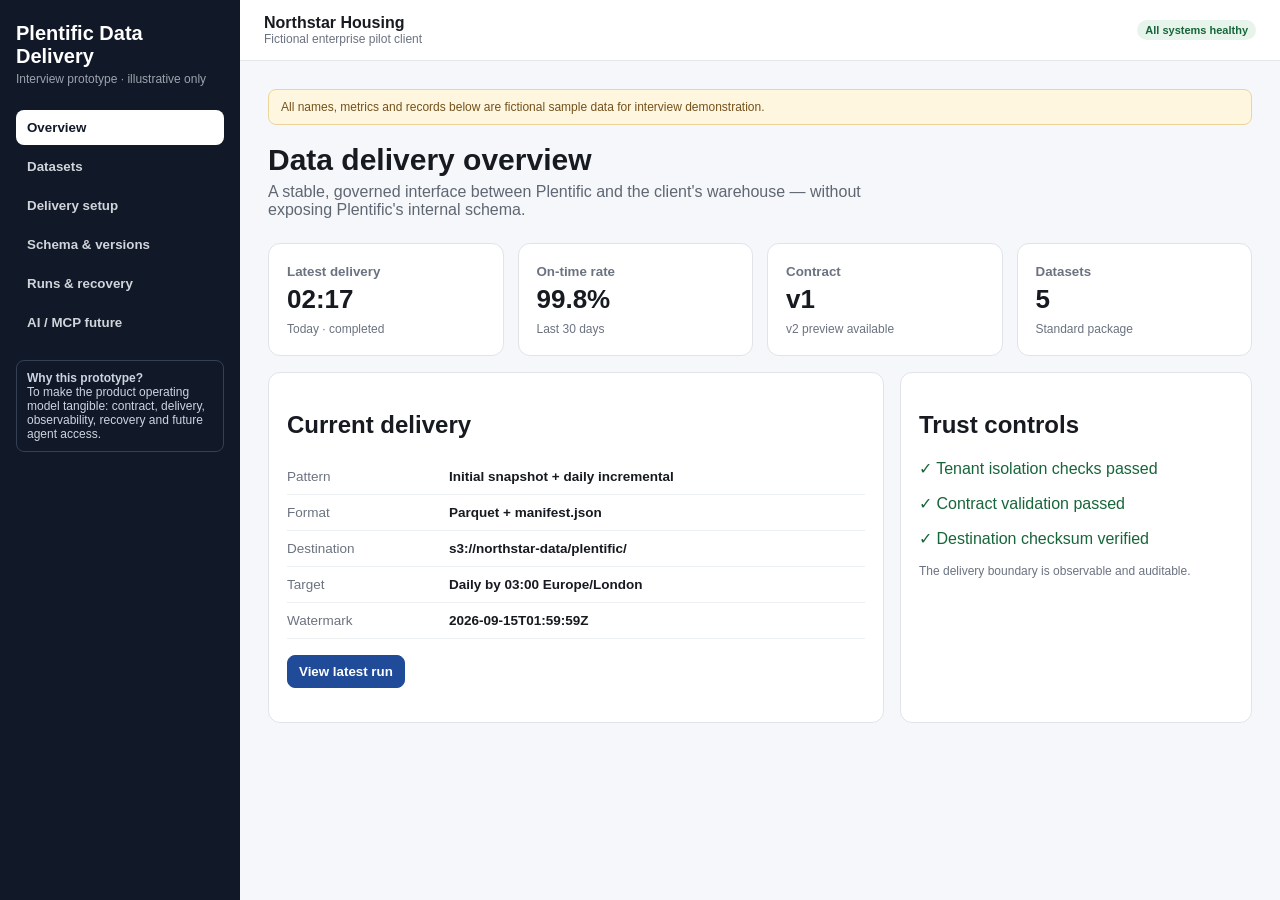
<file: docs/prototype-v2.html>
<!doctype html><html lang="en-GB"><head><meta charset="utf-8"><meta name="viewport" content="width=device-width,initial-scale=1"><meta name="robots" content="noindex,nofollow"><title>Plentific Data Delivery — Interview Prototype</title><style>*{box-sizing:border-box}body{margin:0;font-family:-apple-system,BlinkMacSystemFont,"Segoe UI",Arial,sans-serif;background:#f5f7fa;color:#171a20}.shell{display:grid;grid-template-columns:240px 1fr;min-height:100vh}.side{background:#111827;color:white;padding:22px 16px}.brand{font-size:20px;font-weight:750;margin-bottom:4px}.sub{font-size:12px;color:#9ca3af;margin-bottom:24px}.nav button{display:block;width:100%;text-align:left;border:0;background:transparent;color:#d1d5db;padding:10px 11px;border-radius:8px;margin-bottom:4px;cursor:pointer;font-weight:600}.nav button.active,.nav button:hover{background:white;color:#111827}.note{font-size:12px;color:#cbd5e1;border:1px solid #334155;border-radius:8px;padding:10px;margin-top:20px}.main{min-width:0}.top{background:white;border-bottom:1px solid #e5e7eb;padding:14px 24px;display:flex;justify-content:space-between;gap:16px;align-items:center}.client{font-weight:700}.meta{font-size:12px;color:#6b7280}.badge{font-size:11px;font-weight:700;padding:4px 8px;border-radius:999px;background:#e7f4ec;color:#17653a}.page{padding:28px;max-width:1250px;margin:0 auto}.screen{display:none}.screen.active{display:block}h1{font-size:30px;margin:0 0 6px}.lede{color:#5f6773;max-width:72ch;margin:0 0 24px}.grid{display:grid;gap:14px}.kpis{grid-template-columns:repeat(4,1fr)}.card{background:white;border:1px solid #e0e4e8;border-radius:12px;padding:18px;margin-bottom:16px}.kpi small{color:#6b7280;font-weight:650}.kpi strong{display:block;font-size:26px;margin:4px 0}.cols{display:grid;grid-template-columns:1.4fr .8fr;gap:16px}.row{display:grid;grid-template-columns:150px 1fr;gap:12px;padding:10px 0;border-bottom:1px solid #edf0f2;font-size:13.5px}.row:last-child{border-bottom:0}.row span:first-child{color:#6b7280}.table{width:100%;border-collapse:collapse;font-size:13.5px}.table th{text-align:left;font-size:11px;text-transform:uppercase;letter-spacing:.05em;color:#6b7280;padding:9px;border-bottom:1px solid #dfe3e7}.table td{padding:11px 9px;border-bottom:1px solid #edf0f2}.good{color:#17653a}.warn{color:#8a5300}.info{color:#1f4b99}.btn{border:1px solid #cfd5dc;background:white;padding:8px 11px;border-radius:8px;font-weight:650;cursor:pointer}.btn.primary{background:#1f4b99;border-color:#1f4b99;color:white}.code{background:#111827;color:#dbe7f5;border-radius:9px;padding:14px;font:12px/1.55 ui-monospace,SFMono-Regular,Menlo,monospace;white-space:pre-wrap;overflow:auto}.pill{display:inline-block;padding:3px 7px;border-radius:999px;font-size:11px;font-weight:700;background:#edf2f7;color:#52606d}.pill.green{background:#e7f4ec;color:#17653a}.pill.blue{background:#e8eef8;color:#1f4b99}.pill.red{background:#fbe9e9;color:#9b2226}.future{background:linear-gradient(135deg,#e8eefa,#fff);border:1px solid #cad7ec;border-radius:12px;padding:20px}.tool{border:1px solid #dfe4e9;border-radius:9px;padding:13px;margin-bottom:9px}.tool code{font-weight:700}.guard{border-left:3px solid #1f6b3f;padding-left:12px;margin:11px 0;font-size:13px}.toast{position:fixed;right:20px;bottom:20px;background:#111827;color:#fff;padding:11px 14px;border-radius:8px;display:none}.toast.show{display:block}.demo{background:#fff6df;border:1px solid #ecd59b;color:#74511c;border-radius:8px;padding:10px 12px;font-size:12px;margin-bottom:18px}@media(max-width:900px){.shell{grid-template-columns:1fr}.side{position:static}.nav{display:grid;grid-template-columns:1fr 1fr}.kpis,.cols{grid-template-columns:1fr 1fr}}@media(max-width:620px){.kpis,.cols{grid-template-columns:1fr}.page{padding:18px}}</style></head><body><div class="shell"><aside class="side"><div class="brand">Plentific Data Delivery</div><div class="sub">Interview prototype · illustrative only</div><div class="nav"><button class="active" data-s="overview">Overview</button><button data-s="datasets">Datasets</button><button data-s="delivery">Delivery setup</button><button data-s="schema">Schema & versions</button><button data-s="runs">Runs & recovery</button><button data-s="agent">AI / MCP future</button></div><div class="note"><strong>Why this prototype?</strong><br>To make the product operating model tangible: contract, delivery, observability, recovery and future agent access.</div></aside><div class="main"><div class="top"><div><div class="client">Northstar Housing</div><div class="meta">Fictional enterprise pilot client</div></div><span class="badge">All systems healthy</span></div><main class="page"><div class="demo">All names, metrics and records below are fictional sample data for interview demonstration.</div><section id="overview" class="screen active"><h1>Data delivery overview</h1><p class="lede">A stable, governed interface between Plentific and the client's warehouse — without exposing Plentific's internal schema.</p><div class="grid kpis"><div class="card kpi"><small>Latest delivery</small><strong>02:17</strong><span class="meta">Today · completed</span></div><div class="card kpi"><small>On-time rate</small><strong>99.8%</strong><span class="meta">Last 30 days</span></div><div class="card kpi"><small>Contract</small><strong>v1</strong><span class="meta">v2 preview available</span></div><div class="card kpi"><small>Datasets</small><strong>5</strong><span class="meta">Standard package</span></div></div><div class="cols"><div class="card"><h2>Current delivery</h2><div class="row"><span>Pattern</span><strong>Initial snapshot + daily incremental</strong></div><div class="row"><span>Format</span><strong>Parquet + manifest.json</strong></div><div class="row"><span>Destination</span><strong>s3://northstar-data/plentific/</strong></div><div class="row"><span>Target</span><strong>Daily by 03:00 Europe/London</strong></div><div class="row"><span>Watermark</span><strong>2026-09-15T01:59:59Z</strong></div><p><button class="btn primary" onclick="go('runs')">View latest run</button></p></div><div class="card"><h2>Trust controls</h2><p class="good">✓ Tenant isolation checks passed</p><p class="good">✓ Contract validation passed</p><p class="good">✓ Destination checksum verified</p><p class="meta">The delivery boundary is observable and auditable.</p></div></div></section><section id="datasets" class="screen"><h1>Datasets</h1><p class="lede">A governed standard catalogue. Configuration varies per client; the schema does not.</p><div class="card"><table class="table"><thead><tr><th>Dataset</th><th>Purpose</th><th>PII profile</th><th>Status</th></tr></thead><tbody><tr><td><strong>work_orders</strong></td><td>Repair lifecycle, priority, status, cost</td><td><span class="pill">Minimised</span></td><td class="good">Published</td></tr><tr><td><strong>appointments</strong></td><td>Bookings, attendance, reschedules</td><td><span class="pill">Low</span></td><td class="good">Published</td></tr><tr><td><strong>properties</strong></td><td>Stable asset/property identifiers</td><td><span class="pill">Low</span></td><td class="good">Published</td></tr><tr><td><strong>inspections</strong></td><td>Compliance events and outcomes</td><td><span class="pill blue">Controlled</span></td><td class="good">Published</td></tr><tr><td><strong>reference_data</strong></td><td>Statuses and code dictionaries</td><td><span class="pill">None</span></td><td class="good">Published</td></tr><tr><td><strong>free_text_notes</strong></td><td>Operational free text</td><td><span class="pill red">High</span></td><td class="warn">Excluded by default</td></tr><tr><td><strong>attachments</strong></td><td>Photos/documents</td><td><span class="pill red">High</span></td><td class="warn">Out of MVP</td></tr></tbody></table></div><div class="card"><strong>Product principle:</strong> every field exposed becomes a compatibility and governance promise. The standard package covers repeated needs; unique requests do not automatically become custom schema.</div></section><section id="delivery" class="screen"><h1>Delivery setup</h1><p class="lede">One product, configured per client. Object storage + Parquet is the interoperable default; native sharing can be added later behind the same contract.</p><div class="cols"><div class="card"><h2>Configuration</h2><div class="row"><span>Destination</span><strong>Amazon S3</strong></div><div class="row"><span>Bucket</span><strong>s3://northstar-data/plentific/</strong></div><div class="row"><span>Cadence</span><strong>Daily</strong></div><div class="row"><span>Format</span><strong>Parquet</strong></div><div class="row"><span>Contract</span><strong>v1</strong></div><p><button class="btn primary" onclick="toast('Connection test passed')">Test connection</button> <button class="btn" onclick="toast('Configuration saved')">Save</button></p></div><div class="card"><h2>Delivery semantics</h2><div class="row"><span>Initial load</span><strong>Historical snapshot</strong></div><div class="row"><span>Ongoing</span><strong>Changed records only</strong></div><div class="row"><span>Updates</span><strong>Idempotent upsert</strong></div><div class="row"><span>Deletes</span><strong>Explicit tombstone</strong></div><div class="row"><span>Recovery</span><strong>Replay / bounded backfill</strong></div></div></div></section><section id="schema" class="screen"><h1>Schema & versions</h1><p class="lede">The external contract changes deliberately. Internal Plentific tables remain free to evolve.</p><div class="card"><h2>v1 <span class="pill green">Current</span></h2><p>Production contract used by this client.</p><div class="code">dataset: work_orders
version: v1
primary_key: work_order_id
fields:
  work_order_id: string, required
  status: string, required
  priority: string, nullable
  updated_at: timestamp, required
  is_deleted: boolean, required</div></div><div class="card"><h2>v2 <span class="pill blue">Preview</span></h2><p><strong>Added:</strong> access_outcome, source_channel<br><strong>Breaking:</strong> appointment status semantics rationalised; legacy_visit_result retired.</p><p><button class="btn" onclick="toast('Sample v2 data requested')">Request sample v2 data</button></p></div><div class="card"><table class="table"><thead><tr><th>Change</th><th>Behaviour</th></tr></thead><tbody><tr><td>Nullable field added</td><td>Same major version + changelog</td></tr><tr><td>New enum value</td><td>Impact review + explicit unknown-value guidance</td></tr><tr><td>Rename/type/key/meaning change</td><td>New major version + migration window</td></tr><tr><td>Data correction</td><td>New revision, never silent rewrite</td></tr></tbody></table></div></section><section id="runs" class="screen"><h1>Runs & recovery</h1><p class="lede">A manifest tells both sides exactly what Plentific produced, so a 3am incident has an observable boundary.</p><div class="card"><table class="table"><thead><tr><th>Run</th><th>Status</th><th>Rows</th><th>Files</th><th>Action</th></tr></thead><tbody><tr><td>run_0915_0200</td><td class="good">Delivered</td><td>29,832</td><td>12</td><td><button class="btn" onclick="showManifest()">Manifest</button></td></tr><tr><td>run_0914_0200</td><td class="good">Delivered</td><td>24,107</td><td>11</td><td><button class="btn" onclick="showManifest()">Manifest</button></td></tr><tr><td>run_0913_0200</td><td class="warn">Recovered</td><td>31,400</td><td>13</td><td><button class="btn" onclick="toast('Replay requested; watermark preserved')">Replay</button></td></tr></tbody></table></div><div class="card" id="manifest" style="display:none"><h2>manifest.json</h2><div class="code">{
  "run_id": "run_0915_0200",
  "contract_version": "v1",
  "delivery_type": "incremental",
  "watermark": "2026-09-15T01:59:59Z",
  "rows": 29832,
  "files": 12,
  "quality_checks": "passed",
  "tenant_isolation_checks": "passed",
  "checksum": "sha256:8f5c...9ad2",
  "status": "delivered"
}</div></div></section><section id="agent" class="screen"><div class="future"><small class="info"><strong>FORWARD-LOOKING — NOT MVP</strong></small><h1>Agent-ready data via MCP</h1><p class="lede">MCP becomes another governed interface over the same publication layer — not a shortcut to raw internal tables.</p></div><div class="cols"><div class="card"><h2>Proposed read-only tools</h2><div class="tool"><code>get_work_order_history</code><p class="meta">Traceable repair lifecycle by stable ID.</p></div><div class="tool"><code>find_compliance_cases_at_risk</code><p class="meta">Deterministic deadline rules; AI explains/prioritises.</p></div><div class="tool"><code>describe_dataset_contract</code><p class="meta">Schema, semantics and migration guidance.</p></div><div class="tool"><code>compare_contract_versions</code><p class="meta">Deterministic contract diff for migration assistance.</p></div><div class="tool" style="opacity:.55"><code>close_work_order</code> <span class="pill red">Blocked</span><p class="meta">High-impact write deliberately unavailable in first release.</p></div></div><div class="card"><h2>Example investigation</h2><p><strong>User:</strong> Why was repair WO-10482 delayed?</p><p><strong>Agent:</strong> The first appointment ended in <em>no access</em> on 11 Sep. It was rebooked for 13 Sep and completed at 15:41. No contractor rejection was recorded.</p><p><span class="pill blue">work_orders v1</span> <span class="pill blue">appointments v1</span> <span class="pill blue">manifest run_0915_0200</span></p><div class="guard"><strong>Read-only first.</strong> State changes remain blocked.</div><div class="guard"><strong>Deterministic obligations stay deterministic.</strong> AI does not redefine deadlines or entitlements.</div><div class="guard"><strong>Tenant-scoped auth + audit.</strong> Agent inherits the caller's access boundary.</div><div class="guard"><strong>Human approval later.</strong> Sensitive write tools require explicit confirmation.</div></div></div></section></main></div></div><div id="toast" class="toast"></div><script>const buttons=[...document.querySelectorAll('.nav button')];function go(id){document.querySelectorAll('.screen').forEach(x=>x.classList.remove('active'));document.getElementById(id).classList.add('active');buttons.forEach(b=>b.classList.toggle('active',b.dataset.s===id));window.scrollTo(0,0)}buttons.forEach(b=>b.onclick=()=>go(b.dataset.s));function toast(msg){const t=document.getElementById('toast');t.textContent=msg;t.classList.add('show');setTimeout(()=>t.classList.remove('show'),2200)}function showManifest(){document.getElementById('manifest').style.display='block';document.getElementById('manifest').scrollIntoView({behavior:'smooth'})}</script></body></html>
</file>
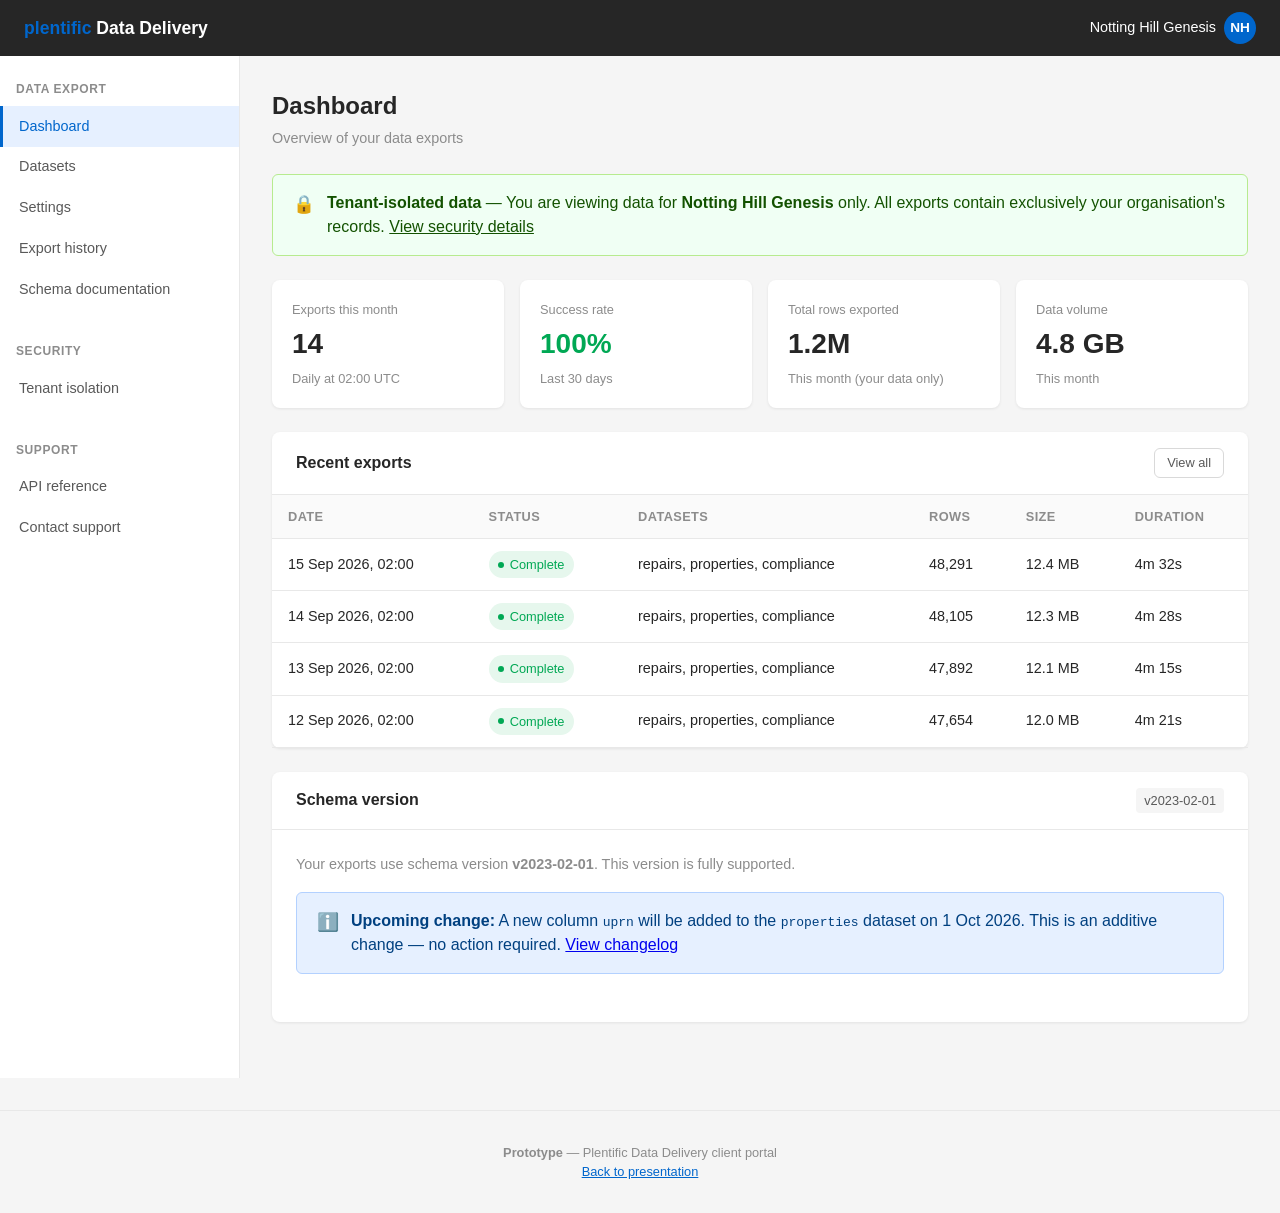
<file: docs/prototype.html>
<!doctype html>
<html lang="en-GB">
<head>
<meta charset="utf-8">
<meta name="viewport" content="width=device-width, initial-scale=1">
<title>Plentific Data Delivery — Prototype</title>
<style>
  * { box-sizing: border-box; margin: 0; padding: 0; }
  
  :root {
    --primary: #0066cc;
    --primary-dark: #004d99;
    --success: #00a854;
    --warning: #faad14;
    --error: #f5222d;
    --gray-50: #fafafa;
    --gray-100: #f5f5f5;
    --gray-200: #e8e8e8;
    --gray-300: #d9d9d9;
    --gray-500: #8c8c8c;
    --gray-700: #595959;
    --gray-900: #262626;
  }
  
  body {
    font-family: -apple-system, BlinkMacSystemFont, 'Segoe UI', Roboto, sans-serif;
    background: var(--gray-100);
    color: var(--gray-900);
    line-height: 1.5;
  }
  
  /* Top bar */
  .topbar {
    background: var(--gray-900);
    color: white;
    padding: 0.75rem 1.5rem;
    display: flex;
    align-items: center;
    justify-content: space-between;
  }
  .topbar-logo {
    font-weight: 600;
    font-size: 1.1rem;
  }
  .topbar-logo span {
    color: var(--primary);
  }
  .topbar-user {
    display: flex;
    align-items: center;
    gap: 0.5rem;
    font-size: 0.9rem;
  }
  .avatar {
    width: 32px;
    height: 32px;
    background: var(--primary);
    border-radius: 50%;
    display: flex;
    align-items: center;
    justify-content: center;
    font-weight: 600;
    font-size: 0.85rem;
  }
  
  /* Layout */
  .layout {
    display: flex;
    min-height: calc(100vh - 52px);
  }
  
  /* Sidebar */
  .sidebar {
    width: 240px;
    background: white;
    border-right: 1px solid var(--gray-200);
    padding: 1rem 0;
  }
  .sidebar-section {
    padding: 0.5rem 1rem;
    font-size: 0.75rem;
    font-weight: 600;
    color: var(--gray-500);
    text-transform: uppercase;
    letter-spacing: 0.05em;
  }
  .sidebar-link {
    display: block;
    padding: 0.6rem 1rem;
    color: var(--gray-700);
    text-decoration: none;
    font-size: 0.9rem;
    border-left: 3px solid transparent;
  }
  .sidebar-link:hover {
    background: var(--gray-50);
  }
  .sidebar-link.active {
    background: #e6f0ff;
    color: var(--primary);
    border-left-color: var(--primary);
    font-weight: 500;
  }
  
  /* Main content */
  .main {
    flex: 1;
    padding: 2rem;
    overflow-y: auto;
  }
  
  .page-header {
    margin-bottom: 1.5rem;
  }
  .page-title {
    font-size: 1.5rem;
    font-weight: 600;
    margin-bottom: 0.25rem;
  }
  .page-subtitle {
    color: var(--gray-500);
    font-size: 0.9rem;
  }
  
  /* Cards */
  .card {
    background: white;
    border-radius: 8px;
    box-shadow: 0 1px 3px rgba(0,0,0,0.08);
    margin-bottom: 1.5rem;
  }
  .card-header {
    padding: 1rem 1.5rem;
    border-bottom: 1px solid var(--gray-200);
    display: flex;
    align-items: center;
    justify-content: space-between;
  }
  .card-title {
    font-weight: 600;
    font-size: 1rem;
  }
  .card-body {
    padding: 1.5rem;
  }
  
  /* Form elements */
  .form-group {
    margin-bottom: 1.25rem;
  }
  .form-label {
    display: block;
    font-weight: 500;
    font-size: 0.9rem;
    margin-bottom: 0.4rem;
  }
  .form-hint {
    font-size: 0.8rem;
    color: var(--gray-500);
    margin-top: 0.25rem;
  }
  .form-input, .form-select {
    width: 100%;
    padding: 0.6rem 0.75rem;
    border: 1px solid var(--gray-300);
    border-radius: 6px;
    font-size: 0.9rem;
    font-family: inherit;
  }
  .form-input:focus, .form-select:focus {
    outline: none;
    border-color: var(--primary);
    box-shadow: 0 0 0 3px rgba(0,102,204,0.1);
  }
  .form-row {
    display: grid;
    grid-template-columns: 1fr 1fr;
    gap: 1rem;
  }
  
  /* Checkboxes */
  .checkbox-group {
    display: flex;
    flex-direction: column;
    gap: 0.5rem;
  }
  .checkbox-item {
    display: flex;
    align-items: center;
    gap: 0.5rem;
  }
  .checkbox-item input[type="checkbox"] {
    width: 18px;
    height: 18px;
    accent-color: var(--primary);
  }
  .checkbox-label {
    font-size: 0.9rem;
  }
  .checkbox-label code {
    background: var(--gray-100);
    padding: 0.1rem 0.3rem;
    border-radius: 3px;
    font-size: 0.85em;
  }
  
  /* Buttons */
  .btn {
    padding: 0.6rem 1.25rem;
    border-radius: 6px;
    font-size: 0.9rem;
    font-weight: 500;
    cursor: pointer;
    border: none;
    font-family: inherit;
    transition: all 0.15s;
  }
  .btn-primary {
    background: var(--primary);
    color: white;
  }
  .btn-primary:hover {
    background: var(--primary-dark);
  }
  .btn-secondary {
    background: white;
    color: var(--gray-700);
    border: 1px solid var(--gray-300);
  }
  .btn-secondary:hover {
    background: var(--gray-50);
  }
  .btn-sm {
    padding: 0.4rem 0.75rem;
    font-size: 0.8rem;
  }
  
  /* Status badges */
  .badge {
    display: inline-flex;
    align-items: center;
    gap: 0.35rem;
    padding: 0.25rem 0.6rem;
    border-radius: 20px;
    font-size: 0.8rem;
    font-weight: 500;
  }
  .badge-success {
    background: #e6f7ed;
    color: var(--success);
  }
  .badge-warning {
    background: #fff7e6;
    color: #d48806;
  }
  .badge-error {
    background: #fff1f0;
    color: var(--error);
  }
  .badge-info {
    background: #e6f0ff;
    color: var(--primary);
  }
  .badge::before {
    content: '';
    width: 6px;
    height: 6px;
    border-radius: 50%;
    background: currentColor;
  }
  
  /* Tables */
  .table {
    width: 100%;
    border-collapse: collapse;
    font-size: 0.9rem;
  }
  .table th, .table td {
    padding: 0.75rem 1rem;
    text-align: left;
    border-bottom: 1px solid var(--gray-200);
  }
  .table th {
    font-weight: 600;
    color: var(--gray-500);
    font-size: 0.8rem;
    text-transform: uppercase;
    letter-spacing: 0.03em;
    background: var(--gray-50);
  }
  .table tbody tr:hover {
    background: var(--gray-50);
  }
  .table code {
    background: var(--gray-100);
    padding: 0.15rem 0.4rem;
    border-radius: 3px;
    font-size: 0.85em;
  }
  
  /* Stats */
  .stats-grid {
    display: grid;
    grid-template-columns: repeat(4, 1fr);
    gap: 1rem;
    margin-bottom: 1.5rem;
  }
  .stat-card {
    background: white;
    border-radius: 8px;
    padding: 1.25rem;
    box-shadow: 0 1px 3px rgba(0,0,0,0.08);
  }
  .stat-label {
    font-size: 0.8rem;
    color: var(--gray-500);
    margin-bottom: 0.25rem;
  }
  .stat-value {
    font-size: 1.75rem;
    font-weight: 600;
  }
  .stat-value.success { color: var(--success); }
  .stat-change {
    font-size: 0.8rem;
    color: var(--gray-500);
    margin-top: 0.25rem;
  }
  
  /* Tabs */
  .tabs {
    display: flex;
    gap: 0;
    border-bottom: 1px solid var(--gray-200);
    margin-bottom: 1.5rem;
  }
  .tab {
    padding: 0.75rem 1.25rem;
    font-size: 0.9rem;
    color: var(--gray-500);
    cursor: pointer;
    border-bottom: 2px solid transparent;
    margin-bottom: -1px;
    transition: all 0.15s;
  }
  .tab:hover {
    color: var(--gray-700);
  }
  .tab.active {
    color: var(--primary);
    border-bottom-color: var(--primary);
    font-weight: 500;
  }
  
  /* Page sections */
  .page { display: none; }
  .page.active { display: block; }
  
  /* Schema table */
  .schema-table td:first-child {
    font-family: 'SF Mono', Monaco, monospace;
    font-size: 0.85rem;
  }
  
  /* Version badge */
  .version-badge {
    background: var(--gray-100);
    padding: 0.2rem 0.5rem;
    border-radius: 4px;
    font-size: 0.8rem;
    font-weight: 500;
    color: var(--gray-700);
  }
  
  /* Alert */
  .alert {
    padding: 1rem 1.25rem;
    border-radius: 6px;
    margin-bottom: 1.5rem;
    display: flex;
    align-items: flex-start;
    gap: 0.75rem;
  }
  .alert-info {
    background: #e6f0ff;
    border: 1px solid #b3d1ff;
    color: #004080;
  }
  .alert-icon {
    font-size: 1.1rem;
  }
  
  /* Connection test */
  .connection-status {
    display: flex;
    align-items: center;
    gap: 0.5rem;
    padding: 0.5rem 0.75rem;
    background: var(--gray-50);
    border-radius: 6px;
    font-size: 0.85rem;
  }
  .connection-status.success {
    background: #e6f7ed;
    color: var(--success);
  }
  
  /* Footer */
  .proto-footer {
    text-align: center;
    padding: 2rem;
    color: var(--gray-500);
    font-size: 0.8rem;
    border-top: 1px solid var(--gray-200);
    margin-top: 2rem;
  }
  .proto-footer a {
    color: var(--primary);
  }
</style>
</head>
<body>

<!-- Top bar -->
<div class="topbar">
  <div class="topbar-logo">
    <span>plentific</span> Data Delivery
  </div>
  <div class="topbar-user">
    <span>Notting Hill Genesis</span>
    <div class="avatar">NH</div>
  </div>
</div>

<!-- Layout -->
<div class="layout">
  <!-- Sidebar -->
  <nav class="sidebar">
    <div class="sidebar-section">Data Export</div>
    <a href="#" class="sidebar-link active" data-page="dashboard">Dashboard</a>
    <a href="#" class="sidebar-link" data-page="datasets">Datasets</a>
    <a href="#" class="sidebar-link" data-page="settings">Settings</a>
    <a href="#" class="sidebar-link" data-page="history">Export history</a>
    <a href="#" class="sidebar-link" data-page="schema">Schema documentation</a>
    
    <div class="sidebar-section" style="margin-top: 1.5rem;">Security</div>
    <a href="#" class="sidebar-link" data-page="security">Tenant isolation</a>
    
    <div class="sidebar-section" style="margin-top: 1.5rem;">Support</div>
    <a href="#" class="sidebar-link" data-page="api">API reference</a>
    <a href="#" class="sidebar-link">Contact support</a>
  </nav>
  
  <!-- Main content -->
  <main class="main">
    
    <!-- Dashboard page -->
    <div class="page active" id="page-dashboard">
      <div class="page-header">
        <h1 class="page-title">Dashboard</h1>
        <p class="page-subtitle">Overview of your data exports</p>
      </div>
      
      <div class="alert" style="background: #f0fff4; border: 1px solid #b7eb8f; color: #135200; margin-bottom: 1.5rem;">
        <span class="alert-icon">🔒</span>
        <div>
          <strong>Tenant-isolated data</strong> — You are viewing data for <strong>Notting Hill Genesis</strong> only. 
          All exports contain exclusively your organisation's records. 
          <a href="#" onclick="showPage('security'); return false;" style="color: #135200;">View security details</a>
        </div>
      </div>
      
      <div class="stats-grid">
        <div class="stat-card">
          <div class="stat-label">Exports this month</div>
          <div class="stat-value">14</div>
          <div class="stat-change">Daily at 02:00 UTC</div>
        </div>
        <div class="stat-card">
          <div class="stat-label">Success rate</div>
          <div class="stat-value success">100%</div>
          <div class="stat-change">Last 30 days</div>
        </div>
        <div class="stat-card">
          <div class="stat-label">Total rows exported</div>
          <div class="stat-value">1.2M</div>
          <div class="stat-change">This month (your data only)</div>
        </div>
        <div class="stat-card">
          <div class="stat-label">Data volume</div>
          <div class="stat-value">4.8 GB</div>
          <div class="stat-change">This month</div>
        </div>
      </div>
      
      <div class="card">
        <div class="card-header">
          <span class="card-title">Recent exports</span>
          <button class="btn btn-secondary btn-sm" onclick="showPage('history')">View all</button>
        </div>
        <table class="table">
          <thead>
            <tr>
              <th>Date</th>
              <th>Status</th>
              <th>Datasets</th>
              <th>Rows</th>
              <th>Size</th>
              <th>Duration</th>
            </tr>
          </thead>
          <tbody>
            <tr>
              <td>15 Sep 2026, 02:00</td>
              <td><span class="badge badge-success">Complete</span></td>
              <td>repairs, properties, compliance</td>
              <td>48,291</td>
              <td>12.4 MB</td>
              <td>4m 32s</td>
            </tr>
            <tr>
              <td>14 Sep 2026, 02:00</td>
              <td><span class="badge badge-success">Complete</span></td>
              <td>repairs, properties, compliance</td>
              <td>48,105</td>
              <td>12.3 MB</td>
              <td>4m 28s</td>
            </tr>
            <tr>
              <td>13 Sep 2026, 02:00</td>
              <td><span class="badge badge-success">Complete</span></td>
              <td>repairs, properties, compliance</td>
              <td>47,892</td>
              <td>12.1 MB</td>
              <td>4m 15s</td>
            </tr>
            <tr>
              <td>12 Sep 2026, 02:00</td>
              <td><span class="badge badge-success">Complete</span></td>
              <td>repairs, properties, compliance</td>
              <td>47,654</td>
              <td>12.0 MB</td>
              <td>4m 21s</td>
            </tr>
          </tbody>
        </table>
      </div>
      
      <div class="card">
        <div class="card-header">
          <span class="card-title">Schema version</span>
          <span class="version-badge">v2023-02-01</span>
        </div>
        <div class="card-body">
          <p style="color: var(--gray-500); font-size: 0.9rem; margin-bottom: 1rem;">
            Your exports use schema version <strong>v2023-02-01</strong>. This version is fully supported.
          </p>
          <div class="alert alert-info">
            <span class="alert-icon">ℹ️</span>
            <div>
              <strong>Upcoming change:</strong> A new column <code>uprn</code> will be added to the <code>properties</code> dataset on 1 Oct 2026. This is an additive change — no action required.
              <a href="#" onclick="showPage('schema'); return false;">View changelog</a>
            </div>
          </div>
        </div>
      </div>
    </div>
    
    <!-- Datasets page -->
    <div class="page" id="page-datasets">
      <div class="page-header">
        <h1 class="page-title">Datasets</h1>
        <p class="page-subtitle">A governed data catalogue.</p>
      </div>
      
      <div class="card">
        <div class="card-header">
          <span class="card-title">Available datasets</span>
          <span class="version-badge">Standard package</span>
        </div>
        <table class="table">
          <thead>
            <tr>
              <th>Dataset</th>
              <th>Purpose</th>
              <th>PII profile</th>
              <th>Status</th>
            </tr>
          </thead>
          <tbody>
            <tr>
              <td><code>repairs</code></td>
              <td>Repair lifecycle, priority, status, completion</td>
              <td><span style="color: var(--success);">Minimised</span></td>
              <td><span class="badge badge-success">Published</span></td>
            </tr>
            <tr>
              <td><code>properties</code></td>
              <td>Stable asset/property identifiers, addresses</td>
              <td><span style="color: var(--success);">Low</span></td>
              <td><span class="badge badge-success">Published</span></td>
            </tr>
            <tr>
              <td><code>compliance</code></td>
              <td>Compliance events, certificates, inspections</td>
              <td><span style="color: #d48806;">Controlled</span></td>
              <td><span class="badge badge-success">Published</span></td>
            </tr>
            <tr>
              <td><code>appointments</code></td>
              <td>Bookings, attendance, reschedules</td>
              <td><span style="color: var(--success);">Low</span></td>
              <td><span class="badge badge-success">Published</span></td>
            </tr>
            <tr>
              <td><code>work_orders</code></td>
              <td>Work orders, contractors, costs</td>
              <td><span style="color: var(--success);">Minimised</span></td>
              <td><span class="badge badge-success">Published</span></td>
            </tr>
            <tr>
              <td><code>reference_data</code></td>
              <td>Statuses, categories, code dictionaries</td>
              <td><span style="color: var(--success);">None</span></td>
              <td><span class="badge badge-success">Published</span></td>
            </tr>
            <tr style="background: #fffbe6;">
              <td><code>free_text_notes</code></td>
              <td>Operational free text from repairs</td>
              <td><span style="color: var(--error);">High</span></td>
              <td><span class="badge badge-warning">Excluded by default</span></td>
            </tr>
            <tr style="background: #fff1f0;">
              <td><code>attachments</code></td>
              <td>Photos and documents</td>
              <td><span style="color: var(--error);">High</span></td>
              <td><span class="badge badge-error">Excluded by default</span></td>
            </tr>
          </tbody>
        </table>
      </div>
      
      <div class="card">
        <div class="card-header">
          <span class="card-title">Your selected datasets</span>
        </div>
        <div class="card-body">
          <div class="checkbox-group">
            <label class="checkbox-item">
              <input type="checkbox" checked>
              <span class="checkbox-label"><code>repairs</code> — Repair lifecycle, priority, status</span>
            </label>
            <label class="checkbox-item">
              <input type="checkbox" checked>
              <span class="checkbox-label"><code>properties</code> — Asset identifiers, addresses</span>
            </label>
            <label class="checkbox-item">
              <input type="checkbox" checked>
              <span class="checkbox-label"><code>compliance</code> — Compliance events, inspections</span>
            </label>
            <label class="checkbox-item">
              <input type="checkbox">
              <span class="checkbox-label"><code>appointments</code> — Bookings, attendance</span>
            </label>
            <label class="checkbox-item">
              <input type="checkbox">
              <span class="checkbox-label"><code>work_orders</code> — Work orders, contractors</span>
            </label>
            <label class="checkbox-item">
              <input type="checkbox" checked disabled>
              <span class="checkbox-label"><code>reference_data</code> — Always included</span>
            </label>
          </div>
          <button class="btn btn-primary" style="margin-top: 1.25rem;">Save selection</button>
        </div>
      </div>
      
      
      <div class="card">
        <div class="card-header">
          <span class="card-title">PII classification</span>
        </div>
        <table class="table">
          <thead>
            <tr>
              <th>Level</th>
              <th>Meaning</th>
              <th>Example fields</th>
            </tr>
          </thead>
          <tbody>
            <tr>
              <td><span style="color: var(--success); font-weight: 500;">None</span></td>
              <td>No personal data</td>
              <td>Status codes, categories, reference data</td>
            </tr>
            <tr>
              <td><span style="color: var(--success); font-weight: 500;">Low</span></td>
              <td>Property-level, not person-level</td>
              <td>Property ID, address, UPRN</td>
            </tr>
            <tr>
              <td><span style="color: var(--success); font-weight: 500;">Minimised</span></td>
              <td>Personal data removed or masked</td>
              <td>Repair description (names redacted)</td>
            </tr>
            <tr>
              <td><span style="color: #d48806; font-weight: 500;">Controlled</span></td>
              <td>Contains personal data with justified need</td>
              <td>Compliance contact details</td>
            </tr>
            <tr>
              <td><span style="color: var(--error); font-weight: 500;">High</span></td>
              <td>Free text, photos — excluded by default</td>
              <td>Repair notes, attachments</td>
            </tr>
          </tbody>
        </table>
      </div>
    </div>
    
    <!-- Settings page -->
    <div class="page" id="page-settings">
      <div class="page-header">
        <h1 class="page-title">Export settings</h1>
        <p class="page-subtitle">Configure your data export destination and schedule</p>
      </div>
      
      <div class="card">
        <div class="card-header">
          <span class="card-title">Destination</span>
        </div>
        <div class="card-body">
          <div class="form-row">
            <div class="form-group">
              <label class="form-label">Storage type</label>
              <select class="form-select">
                <option selected>Amazon S3</option>
                <option>Azure Blob Storage</option>
                <option>Google Cloud Storage</option>
              </select>
            </div>
            <div class="form-group">
              <label class="form-label">Bucket name</label>
              <input type="text" class="form-input" value="nhg-data-imports">
            </div>
          </div>
          <div class="form-group">
            <label class="form-label">Path prefix</label>
            <input type="text" class="form-input" value="/plentific/daily/">
            <p class="form-hint">Files will be written to: <code>s3://nhg-data-imports/plentific/daily/2026-09-15/repairs.parquet</code></p>
          </div>
          <div class="form-row">
            <div class="form-group">
              <label class="form-label">AWS Access Key ID</label>
              <input type="text" class="form-input" value="AKIA••••••••••••">
            </div>
            <div class="form-group">
              <label class="form-label">AWS Secret Access Key</label>
              <input type="password" class="form-input" value="••••••••••••••••••••">
            </div>
          </div>
          <div class="connection-status success">
            ✓ Connection verified 14 Sep 2026, 14:32
          </div>
        </div>
      </div>
      
      <div class="card">
        <div class="card-header">
          <span class="card-title">Schedule</span>
        </div>
        <div class="card-body">
          <div class="form-row">
            <div class="form-group">
              <label class="form-label">Frequency</label>
              <select class="form-select">
                <option selected>Daily</option>
                <option>Hourly (Advanced tier)</option>
              </select>
            </div>
            <div class="form-group">
              <label class="form-label">Time (UTC)</label>
              <select class="form-select">
                <option>00:00</option>
                <option>01:00</option>
                <option selected>02:00</option>
                <option>03:00</option>
                <option>04:00</option>
                <option>05:00</option>
                <option>06:00</option>
              </select>
            </div>
          </div>
          <p class="form-hint">Exports typically complete within 5-10 minutes of the scheduled time.</p>
        </div>
      </div>
      
      <div class="card">
        <div class="card-header">
          <span class="card-title">Datasets</span>
        </div>
        <div class="card-body">
          <p style="color: var(--gray-500); font-size: 0.9rem; margin-bottom: 1rem;">
            Select which datasets to include in your export.
          </p>
          <div class="checkbox-group">
            <label class="checkbox-item">
              <input type="checkbox" checked>
              <span class="checkbox-label"><code>repairs</code> — Repair jobs, status, appointments</span>
            </label>
            <label class="checkbox-item">
              <input type="checkbox" checked>
              <span class="checkbox-label"><code>properties</code> — Properties, addresses, attributes</span>
            </label>
            <label class="checkbox-item">
              <input type="checkbox" checked>
              <span class="checkbox-label"><code>compliance</code> — Compliance events, certificates, inspections</span>
            </label>
            <label class="checkbox-item">
              <input type="checkbox">
              <span class="checkbox-label"><code>work_orders</code> — Work orders, contractors, costs</span>
            </label>
            <label class="checkbox-item">
              <input type="checkbox">
              <span class="checkbox-label"><code>appointments</code> — Scheduled appointments, completions</span>
            </label>
          </div>
        </div>
      </div>
      
      <div class="card">
        <div class="card-header">
          <span class="card-title">Notifications</span>
        </div>
        <div class="card-body">
          <div class="form-group">
            <label class="form-label">Email addresses for export notifications</label>
            <input type="text" class="form-input" value="data-team@nhg.org.uk, analytics@nhg.org.uk">
            <p class="form-hint">Comma-separated. You'll receive notifications for failures and schema changes.</p>
          </div>
        </div>
      </div>
      
      <div style="display: flex; gap: 1rem; margin-top: 1.5rem;">
        <button class="btn btn-primary">Save changes</button>
        <button class="btn btn-secondary">Test connection</button>
      </div>
    </div>
    
    <!-- History page -->
    <div class="page" id="page-history">
      <div class="page-header">
        <h1 class="page-title">Export history</h1>
        <p class="page-subtitle">Complete history of all data exports</p>
      </div>
      
      <div class="card">
        <div class="card-header">
          <span class="card-title">September 2026</span>
          <button class="btn btn-primary btn-sm" onclick="alert('Manual export triggered. This will run your export now and deliver files to your bucket within 10 minutes.')">Trigger manual export</button>
        </div>
        <table class="table">
          <thead>
            <tr>
              <th>Date</th>
              <th>Status</th>
              <th>Datasets</th>
              <th>Rows</th>
              <th>Size</th>
              <th>Duration</th>
              <th>Manifest</th>
            </tr>
          </thead>
          <tbody>
            <tr>
              <td>15 Sep 2026, 02:00</td>
              <td><span class="badge badge-success">Complete</span></td>
              <td>repairs, properties, compliance</td>
              <td>48,291</td>
              <td>12.4 MB</td>
              <td>4m 32s</td>
              <td><a href="#">manifest.json</a></td>
            </tr>
            <tr>
              <td>14 Sep 2026, 02:00</td>
              <td><span class="badge badge-success">Complete</span></td>
              <td>repairs, properties, compliance</td>
              <td>48,105</td>
              <td>12.3 MB</td>
              <td>4m 28s</td>
              <td><a href="#">manifest.json</a></td>
            </tr>
            <tr>
              <td>13 Sep 2026, 02:00</td>
              <td><span class="badge badge-success">Complete</span></td>
              <td>repairs, properties, compliance</td>
              <td>47,892</td>
              <td>12.1 MB</td>
              <td>4m 15s</td>
              <td><a href="#">manifest.json</a></td>
            </tr>
            <tr>
              <td>12 Sep 2026, 02:00</td>
              <td><span class="badge badge-success">Complete</span></td>
              <td>repairs, properties, compliance</td>
              <td>47,654</td>
              <td>12.0 MB</td>
              <td>4m 21s</td>
              <td><a href="#">manifest.json</a></td>
            </tr>
            <tr>
              <td>11 Sep 2026, 02:00</td>
              <td><span class="badge badge-success">Complete</span></td>
              <td>repairs, properties, compliance</td>
              <td>47,501</td>
              <td>11.9 MB</td>
              <td>4m 18s</td>
              <td><a href="#">manifest.json</a></td>
            </tr>
            <tr>
              <td>10 Sep 2026, 02:00</td>
              <td><span class="badge badge-success">Complete</span></td>
              <td>repairs, properties, compliance</td>
              <td>47,322</td>
              <td>11.8 MB</td>
              <td>4m 12s</td>
              <td><a href="#">manifest.json</a></td>
            </tr>
            <tr>
              <td>09 Sep 2026, 02:00</td>
              <td><span class="badge badge-warning">Delayed</span></td>
              <td>repairs, properties, compliance</td>
              <td>47,198</td>
              <td>11.7 MB</td>
              <td>12m 45s</td>
              <td><a href="#">manifest.json</a></td>
            </tr>
            <tr>
              <td>08 Sep 2026, 02:00</td>
              <td><span class="badge badge-success">Complete</span></td>
              <td>repairs, properties, compliance</td>
              <td>47,012</td>
              <td>11.6 MB</td>
              <td>4m 09s</td>
              <td><a href="#">manifest.json</a></td>
            </tr>
          </tbody>
        </table>
      </div>
    </div>
    
    <!-- Schema page -->
    <div class="page" id="page-schema">
      <div class="page-header">
        <h1 class="page-title">Schema documentation</h1>
        <p class="page-subtitle">Data contract for version <span class="version-badge">v2023-02-01</span></p>
      </div>
      
      <div class="tabs">
        <div class="tab active" data-tab="repairs">repairs</div>
        <div class="tab" data-tab="properties">properties</div>
        <div class="tab" data-tab="compliance">compliance</div>
        <div class="tab" data-tab="changelog">Changelog</div>
      </div>
      
      <div class="card" id="tab-repairs">
        <div class="card-header">
          <span class="card-title">repairs</span>
          <span style="color: var(--gray-500); font-size: 0.85rem;">Repair jobs, status, appointments</span>
        </div>
        <table class="table schema-table">
          <thead>
            <tr>
              <th>Column</th>
              <th>Type</th>
              <th>Nullable</th>
              <th>Description</th>
            </tr>
          </thead>
          <tbody>
            <tr style="background: #f0fff4;">
              <td>tenant_id</td>
              <td><code>string</code></td>
              <td>No</td>
              <td>Your organisation ID (<code>nhg-001</code>). Same on every row — confirms data isolation</td>
            </tr>
            <tr>
              <td>repair_id</td>
              <td><code>string</code></td>
              <td>No</td>
              <td>Primary key. Stable identifier for the repair job</td>
            </tr>
            <tr>
              <td>property_id</td>
              <td><code>string</code></td>
              <td>No</td>
              <td>Foreign key to properties.property_id</td>
            </tr>
            <tr>
              <td>status</td>
              <td><code>string</code></td>
              <td>No</td>
              <td>Current status. Values: OPEN, IN_PROGRESS, COMPLETED, CANCELLED</td>
            </tr>
            <tr>
              <td>priority</td>
              <td><code>integer</code></td>
              <td>No</td>
              <td>Priority level 1-5 (1 = emergency, 5 = planned)</td>
            </tr>
            <tr>
              <td>category</td>
              <td><code>string</code></td>
              <td>No</td>
              <td>Repair category (e.g., PLUMBING, ELECTRICAL, HEATING)</td>
            </tr>
            <tr>
              <td>description</td>
              <td><code>string</code></td>
              <td>Yes</td>
              <td>Short description of the repair (PII redacted)</td>
            </tr>
            <tr>
              <td>reported_at</td>
              <td><code>timestamp</code></td>
              <td>No</td>
              <td>When the repair was first reported (UTC)</td>
            </tr>
            <tr>
              <td>completed_at</td>
              <td><code>timestamp</code></td>
              <td>Yes</td>
              <td>When the repair was completed (UTC). Null if not complete</td>
            </tr>
            <tr>
              <td>created_at</td>
              <td><code>timestamp</code></td>
              <td>No</td>
              <td>Record creation time in source system (UTC)</td>
            </tr>
            <tr>
              <td>updated_at</td>
              <td><code>timestamp</code></td>
              <td>No</td>
              <td>Last business-data update (UTC)</td>
            </tr>
            <tr>
              <td>exported_at</td>
              <td><code>timestamp</code></td>
              <td>No</td>
              <td>When this record was exported (UTC)</td>
            </tr>
            <tr>
              <td>is_deleted</td>
              <td><code>boolean</code></td>
              <td>No</td>
              <td>Tombstone flag. True if record was deleted in source</td>
            </tr>
          </tbody>
        </table>
      </div>
      
      <div class="card" id="tab-changelog" style="display: none;">
        <div class="card-header">
          <span class="card-title">Schema changelog</span>
        </div>
        <div class="card-body">
          <div style="margin-bottom: 1.5rem; padding-bottom: 1.5rem; border-bottom: 1px solid var(--gray-200);">
            <div style="display: flex; align-items: center; gap: 0.75rem; margin-bottom: 0.5rem;">
              <span class="badge badge-info">Upcoming</span>
              <strong>1 Oct 2026</strong>
            </div>
            <p style="margin-bottom: 0.5rem;"><strong>Additive change:</strong> New column <code>uprn</code> added to <code>properties</code></p>
            <p style="color: var(--gray-500); font-size: 0.9rem;">Type: string, nullable. Unique Property Reference Number. No action required — your pipelines will ignore this column until you choose to use it.</p>
          </div>
          
          <div style="margin-bottom: 1.5rem; padding-bottom: 1.5rem; border-bottom: 1px solid var(--gray-200);">
            <div style="display: flex; align-items: center; gap: 0.75rem; margin-bottom: 0.5rem;">
              <span class="badge badge-success">Released</span>
              <strong>1 Feb 2023</strong>
            </div>
            <p style="margin-bottom: 0.5rem;"><strong>New version:</strong> v2023-02-01 released</p>
            <p style="color: var(--gray-500); font-size: 0.9rem;">Initial schema version. Previous version v2020-06-01 deprecated and will be retired on 1 Aug 2023.</p>
          </div>
        </div>
      </div>
    </div>
    
    <!-- Security page -->
    <div class="page" id="page-security">
      <div class="page-header">
        <h1 class="page-title">Tenant isolation</h1>
        <p class="page-subtitle">How we ensure you only receive your organisation's data</p>
      </div>
      
      <div class="alert" style="background: #f0fff4; border: 1px solid #b7eb8f; color: #135200;">
        <span class="alert-icon">✓</span>
        <div>
          <strong>Your data is isolated</strong> — Every export job runs with your tenant ID (<code>nhg-001</code>) enforced at the database level. Cross-tenant data access is technically impossible.
        </div>
      </div>
      
      <div class="card">
        <div class="card-header">
          <span class="card-title">How tenant isolation works</span>
        </div>
        <div class="card-body">
          <div style="background: var(--gray-100); padding: 1.5rem; border-radius: 8px; margin-bottom: 1.5rem; font-family: 'SF Mono', Monaco, monospace; font-size: 0.85rem;">
            <div style="color: var(--gray-500); margin-bottom: 0.5rem;">-- Your export query (simplified)</div>
            <div><span style="color: #0066cc;">SELECT</span> * <span style="color: #0066cc;">FROM</span> repairs</div>
            <div><span style="color: #0066cc;">WHERE</span> tenant_id = <span style="color: #00a854;">'nhg-001'</span>  <span style="color: var(--gray-500);">-- Enforced by Row-Level Security</span></div>
            <div style="margin-top: 1rem; padding-top: 1rem; border-top: 1px solid var(--gray-300); color: var(--gray-500);">
              ✓ This filter is applied automatically at the database level<br>
              ✓ Cannot be bypassed by application code<br>
              ✓ Verified by automated tests on every deployment
            </div>
          </div>
          
          <table class="table">
            <thead>
              <tr><th>Security control</th><th>How it protects you</th></tr>
            </thead>
            <tbody>
              <tr>
                <td><strong>Row-Level Security (RLS)</strong></td>
                <td>Database enforces tenant filter on every query. Even if application code has a bug, wrong data cannot be returned</td>
              </tr>
              <tr>
                <td><strong>Separate export jobs</strong></td>
                <td>Your export runs as a dedicated job with your tenant credentials. Never shared with other organisations</td>
              </tr>
              <tr>
                <td><strong>Isolated storage</strong></td>
                <td>Files are written directly to YOUR bucket using YOUR credentials. No shared staging area</td>
              </tr>
              <tr>
                <td><strong>Automated isolation tests</strong></td>
                <td>Every deployment runs tests that attempt cross-tenant access and verify it fails</td>
              </tr>
              <tr>
                <td><strong>External penetration testing</strong></td>
                <td>Independent security firm tests for tenant isolation bypasses quarterly</td>
              </tr>
              <tr>
                <td><strong>Audit logging</strong></td>
                <td>Every export is logged: what data, when, where it was sent. Available on request</td>
              </tr>
            </tbody>
          </table>
        </div>
      </div>
      
      <div class="card">
        <div class="card-header">
          <span class="card-title">Your tenant details</span>
        </div>
        <div class="card-body">
          <table class="table">
            <tbody>
              <tr>
                <td style="width: 200px;"><strong>Organisation</strong></td>
                <td>Notting Hill Genesis</td>
              </tr>
              <tr>
                <td><strong>Tenant ID</strong></td>
                <td><code>nhg-001</code></td>
              </tr>
              <tr>
                <td><strong>Data isolation</strong></td>
                <td><span class="badge badge-success">Active</span> Row-Level Security enforced</td>
              </tr>
              <tr>
                <td><strong>Last security audit</strong></td>
                <td>12 Aug 2026 — <span style="color: var(--success);">Passed</span></td>
              </tr>
              <tr>
                <td><strong>Encryption in transit</strong></td>
                <td>TLS 1.3</td>
              </tr>
              <tr>
                <td><strong>Encryption at rest</strong></td>
                <td>AES-256 (your S3 bucket settings)</td>
              </tr>
            </tbody>
          </table>
        </div>
      </div>
      
      <div class="card">
        <div class="card-header">
          <span class="card-title">Responsibility boundary</span>
        </div>
        <div class="card-body">
          <p style="color: var(--gray-500); margin-bottom: 1rem;">Clear separation of who is responsible for what:</p>
          <table class="table">
            <thead>
              <tr><th>Responsibility</th><th>Plentific</th><th>Your organisation</th></tr>
            </thead>
            <tbody>
              <tr>
                <td>Correct tenant extraction</td>
                <td style="color: var(--success);">✓</td>
                <td></td>
              </tr>
              <tr>
                <td>Secure delivery to your bucket</td>
                <td style="color: var(--success);">✓</td>
                <td></td>
              </tr>
              <tr>
                <td>Audit trail of what was sent</td>
                <td style="color: var(--success);">✓</td>
                <td></td>
              </tr>
              <tr>
                <td>Data Processing Agreement (DPA)</td>
                <td style="color: var(--success);">✓</td>
                <td style="color: var(--success);">✓</td>
              </tr>
              <tr>
                <td>Access control in your warehouse</td>
                <td></td>
                <td style="color: var(--success);">✓</td>
              </tr>
              <tr>
                <td>Retention in your systems</td>
                <td></td>
                <td style="color: var(--success);">✓</td>
              </tr>
              <tr>
                <td>Downstream transformations</td>
                <td></td>
                <td style="color: var(--success);">✓</td>
              </tr>
              <tr>
                <td>Reports/submissions you create</td>
                <td></td>
                <td style="color: var(--success);">✓</td>
              </tr>
            </tbody>
          </table>
        </div>
      </div>
      
      <div class="card">
        <div class="card-header">
          <span class="card-title">Security questionnaire</span>
        </div>
        <div class="card-body">
          <p style="margin-bottom: 1rem;">Need to complete a security review? We can provide:</p>
          <ul style="color: var(--gray-700); line-height: 1.8;">
            <li>Completed security questionnaire (most common frameworks)</li>
            <li>SOC 2 Type II report</li>
            <li>Penetration test summary</li>
            <li>Data Processing Agreement (DPA)</li>
            <li>Architecture documentation</li>
          </ul>
          <button class="btn btn-secondary" style="margin-top: 1rem;">Request security documentation</button>
        </div>
      </div>
    </div>
    
    <!-- API page -->
    <div class="page" id="page-api">
      <div class="page-header">
        <h1 class="page-title">API reference</h1>
        <p class="page-subtitle">Programmatic access to your data export configuration and status</p>
      </div>
      
      <div class="card">
        <div class="card-header">
          <span class="card-title">Authentication</span>
        </div>
        <div class="card-body">
          <p style="margin-bottom: 1rem;">All API requests require an API key in the header:</p>
          <pre style="background: var(--gray-100); padding: 1rem; border-radius: 6px; overflow-x: auto; font-size: 0.85rem;">Authorization: Bearer your-api-key-here</pre>
          <p style="margin-top: 1rem; color: var(--gray-500); font-size: 0.9rem;">
            <a href="#">Generate API key</a> in your account settings.
          </p>
        </div>
      </div>
      
      <div class="card">
        <div class="card-header">
          <span class="card-title">Endpoints</span>
        </div>
        <table class="table">
          <thead>
            <tr>
              <th>Method</th>
              <th>Endpoint</th>
              <th>Description</th>
            </tr>
          </thead>
          <tbody>
            <tr>
              <td><code style="background: #e6f7ed; color: var(--success);">GET</code></td>
              <td><code>/v1/exports/latest</code></td>
              <td>Get status of the most recent export</td>
            </tr>
            <tr>
              <td><code style="background: #e6f7ed; color: var(--success);">GET</code></td>
              <td><code>/v1/exports/history</code></td>
              <td>List all exports with pagination</td>
            </tr>
            <tr>
              <td><code style="background: #fff7e6; color: #d48806;">POST</code></td>
              <td><code>/v1/exports/trigger</code></td>
              <td>Trigger a manual export</td>
            </tr>
            <tr>
              <td><code style="background: #e6f7ed; color: var(--success);">GET</code></td>
              <td><code>/v1/config</code></td>
              <td>Get current export configuration</td>
            </tr>
            <tr>
              <td><code style="background: #e6f0ff; color: var(--primary);">PUT</code></td>
              <td><code>/v1/config/destination</code></td>
              <td>Update destination configuration</td>
            </tr>
            <tr>
              <td><code style="background: #e6f7ed; color: var(--success);">GET</code></td>
              <td><code>/v1/schema/{dataset}</code></td>
              <td>Get schema for a specific dataset</td>
            </tr>
          </tbody>
        </table>
      </div>
      
      <div class="card">
        <div class="card-header">
          <span class="card-title">Example: Get latest export</span>
        </div>
        <div class="card-body">
          <pre style="background: var(--gray-100); padding: 1rem; border-radius: 6px; overflow-x: auto; font-size: 0.85rem;">curl -H "Authorization: Bearer $API_KEY" \
  https://data.plentific.com/v1/exports/latest</pre>
          <p style="margin: 1rem 0 0.5rem; font-weight: 500;">Response:</p>
          <pre style="background: var(--gray-100); padding: 1rem; border-radius: 6px; overflow-x: auto; font-size: 0.85rem;">{
  "export_id": "exp_2026091502",
  "status": "complete",
  "started_at": "2026-09-15T02:00:00Z",
  "completed_at": "2026-09-15T02:04:32Z",
  "datasets": ["repairs", "properties", "compliance"],
  "row_count": 48291,
  "file_size_bytes": 13004800,
  "manifest_url": "s3://nhg-data-imports/plentific/daily/2026-09-15/manifest.json"
}</pre>
        </div>
      </div>
    </div>
    
  </main>
</div>

<div class="proto-footer">
  <strong>Prototype</strong> — Plentific Data Delivery client portal<br>
  <a href="presentation.html">Back to presentation</a>
</div>

<script>
  // Page navigation
  function showPage(pageId) {
    document.querySelectorAll('.page').forEach(p => p.classList.remove('active'));
    document.querySelectorAll('.sidebar-link').forEach(l => l.classList.remove('active'));
    
    document.getElementById('page-' + pageId).classList.add('active');
    document.querySelector('.sidebar-link[data-page="' + pageId + '"]').classList.add('active');
  }
  
  document.querySelectorAll('.sidebar-link[data-page]').forEach(link => {
    link.addEventListener('click', (e) => {
      e.preventDefault();
      showPage(link.dataset.page);
    });
  });
  
  // Tab navigation (schema page)
  document.querySelectorAll('.tab').forEach(tab => {
    tab.addEventListener('click', () => {
      document.querySelectorAll('.tab').forEach(t => t.classList.remove('active'));
      tab.classList.add('active');
      
      // Show/hide appropriate content
      if (tab.dataset.tab === 'changelog') {
        document.getElementById('tab-repairs').style.display = 'none';
        document.getElementById('tab-changelog').style.display = 'block';
      } else {
        document.getElementById('tab-repairs').style.display = 'block';
        document.getElementById('tab-changelog').style.display = 'none';
      }
    });
  });
</script>
</body>
</html>
</file>
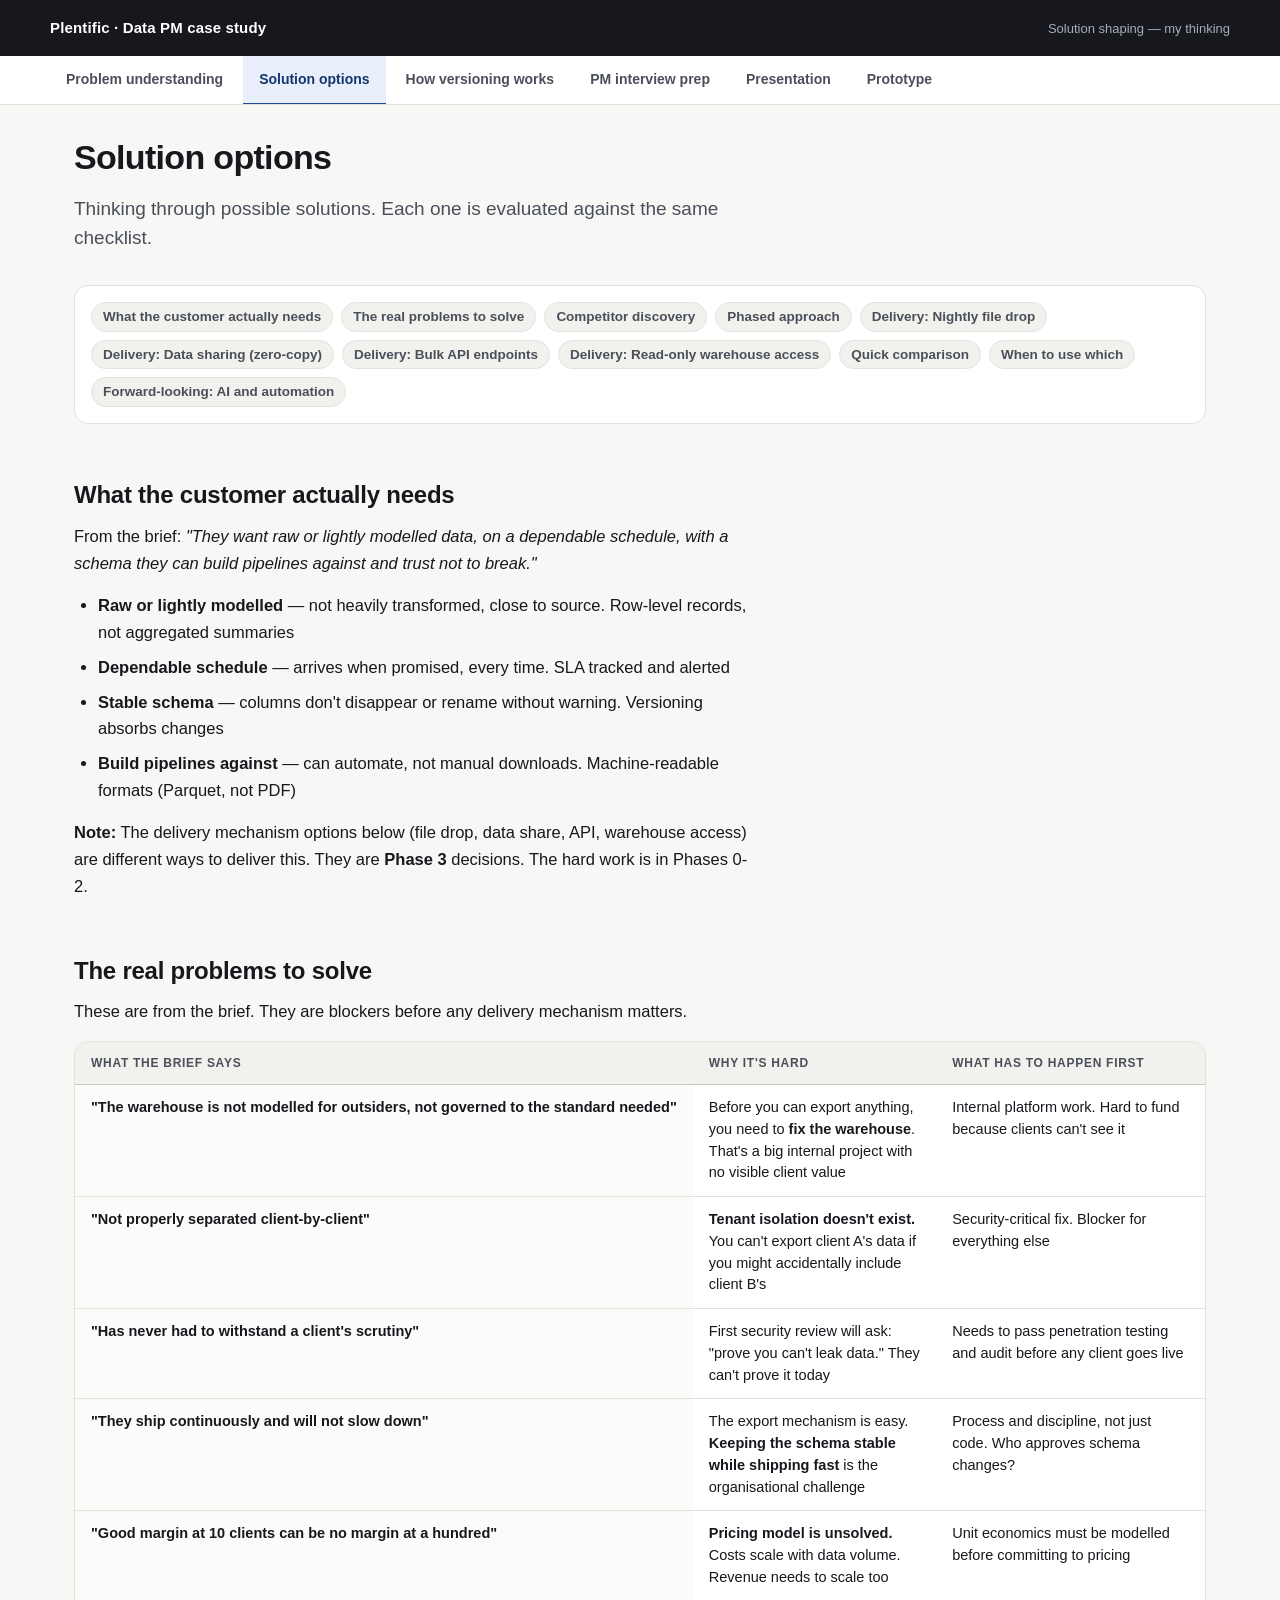
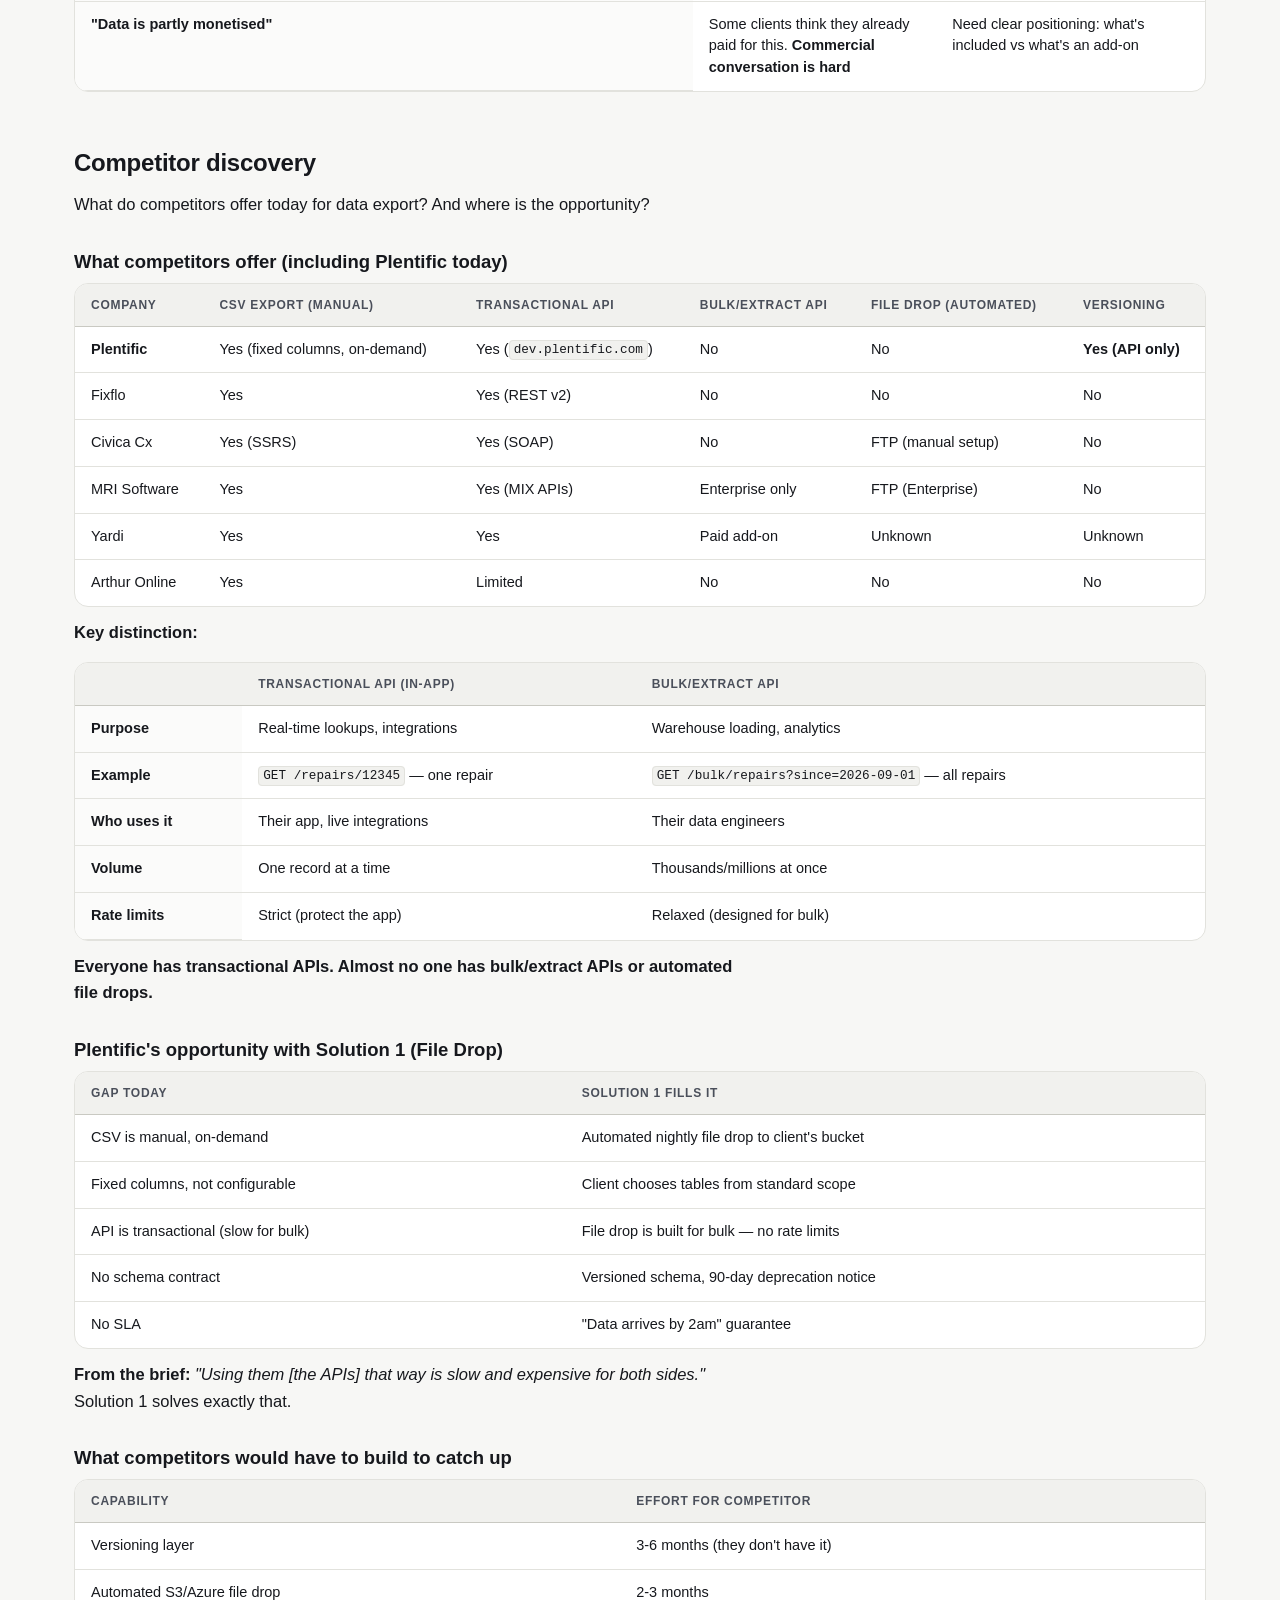
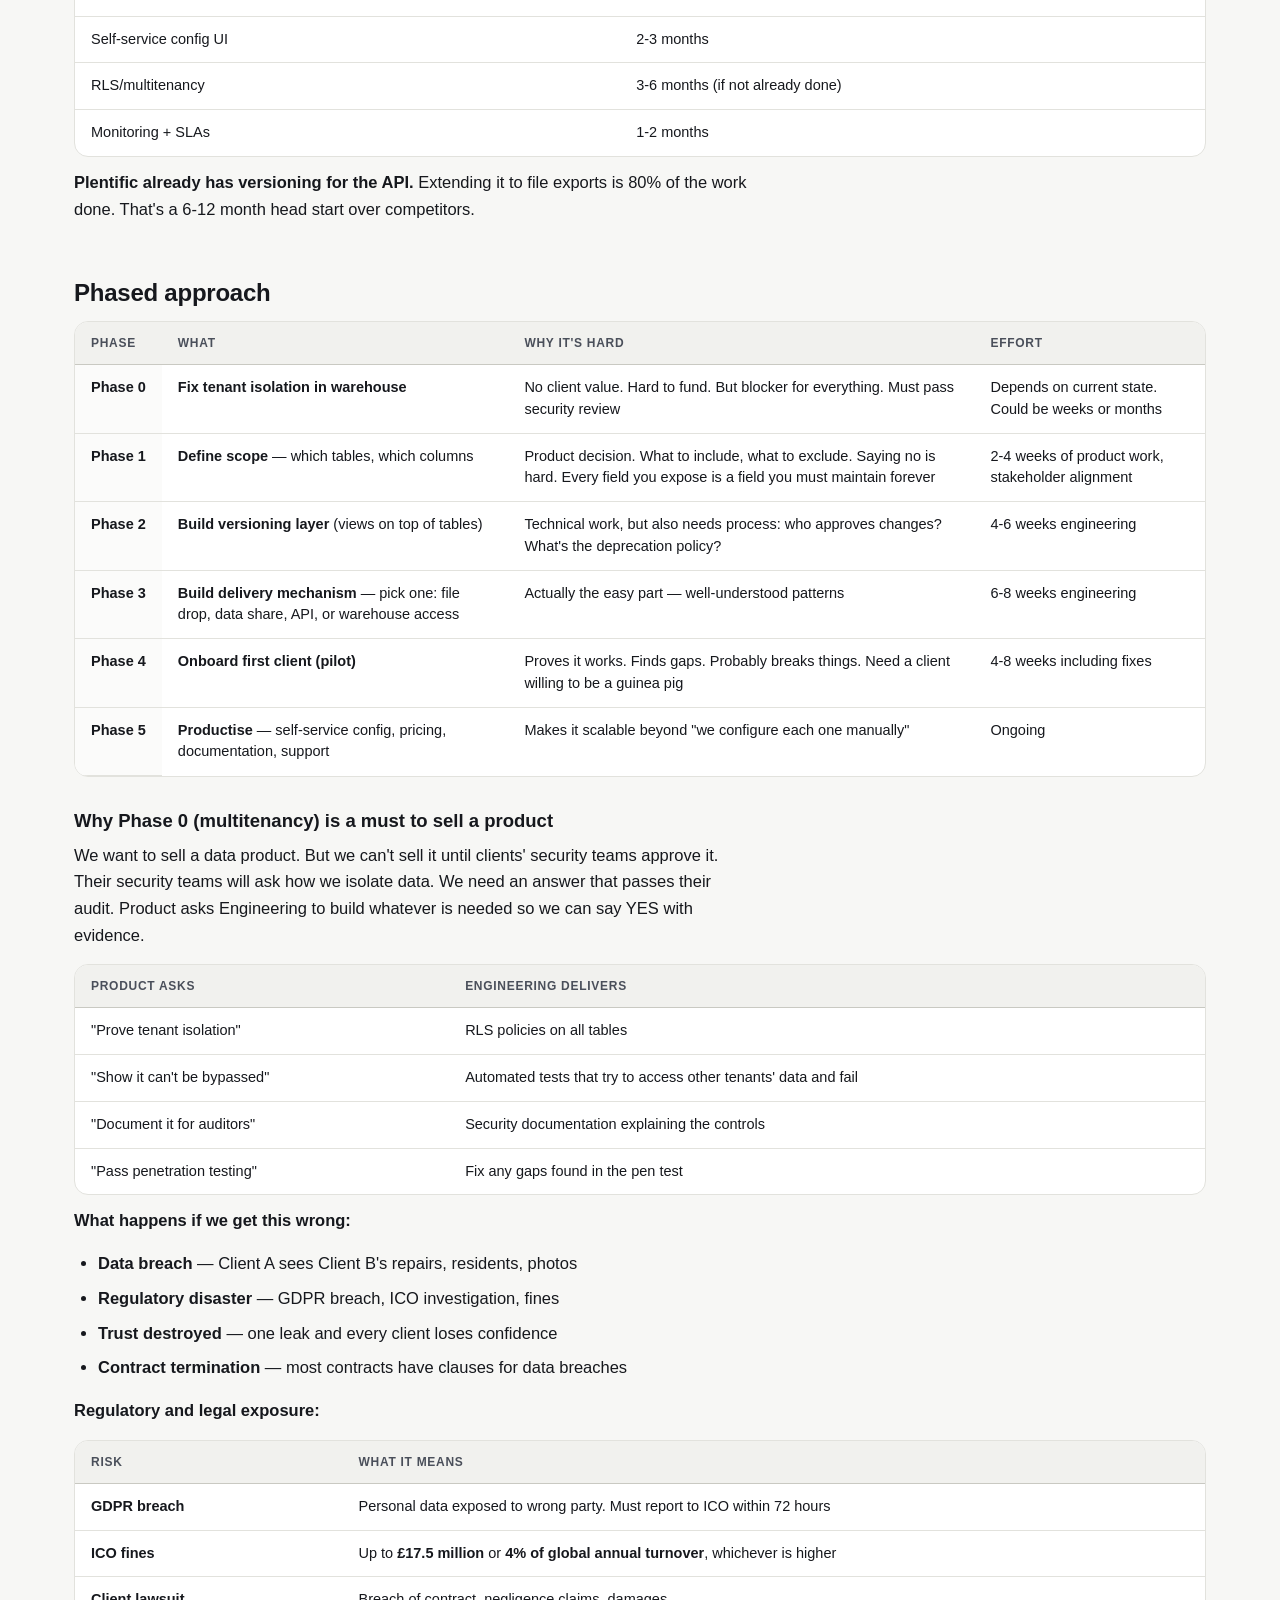
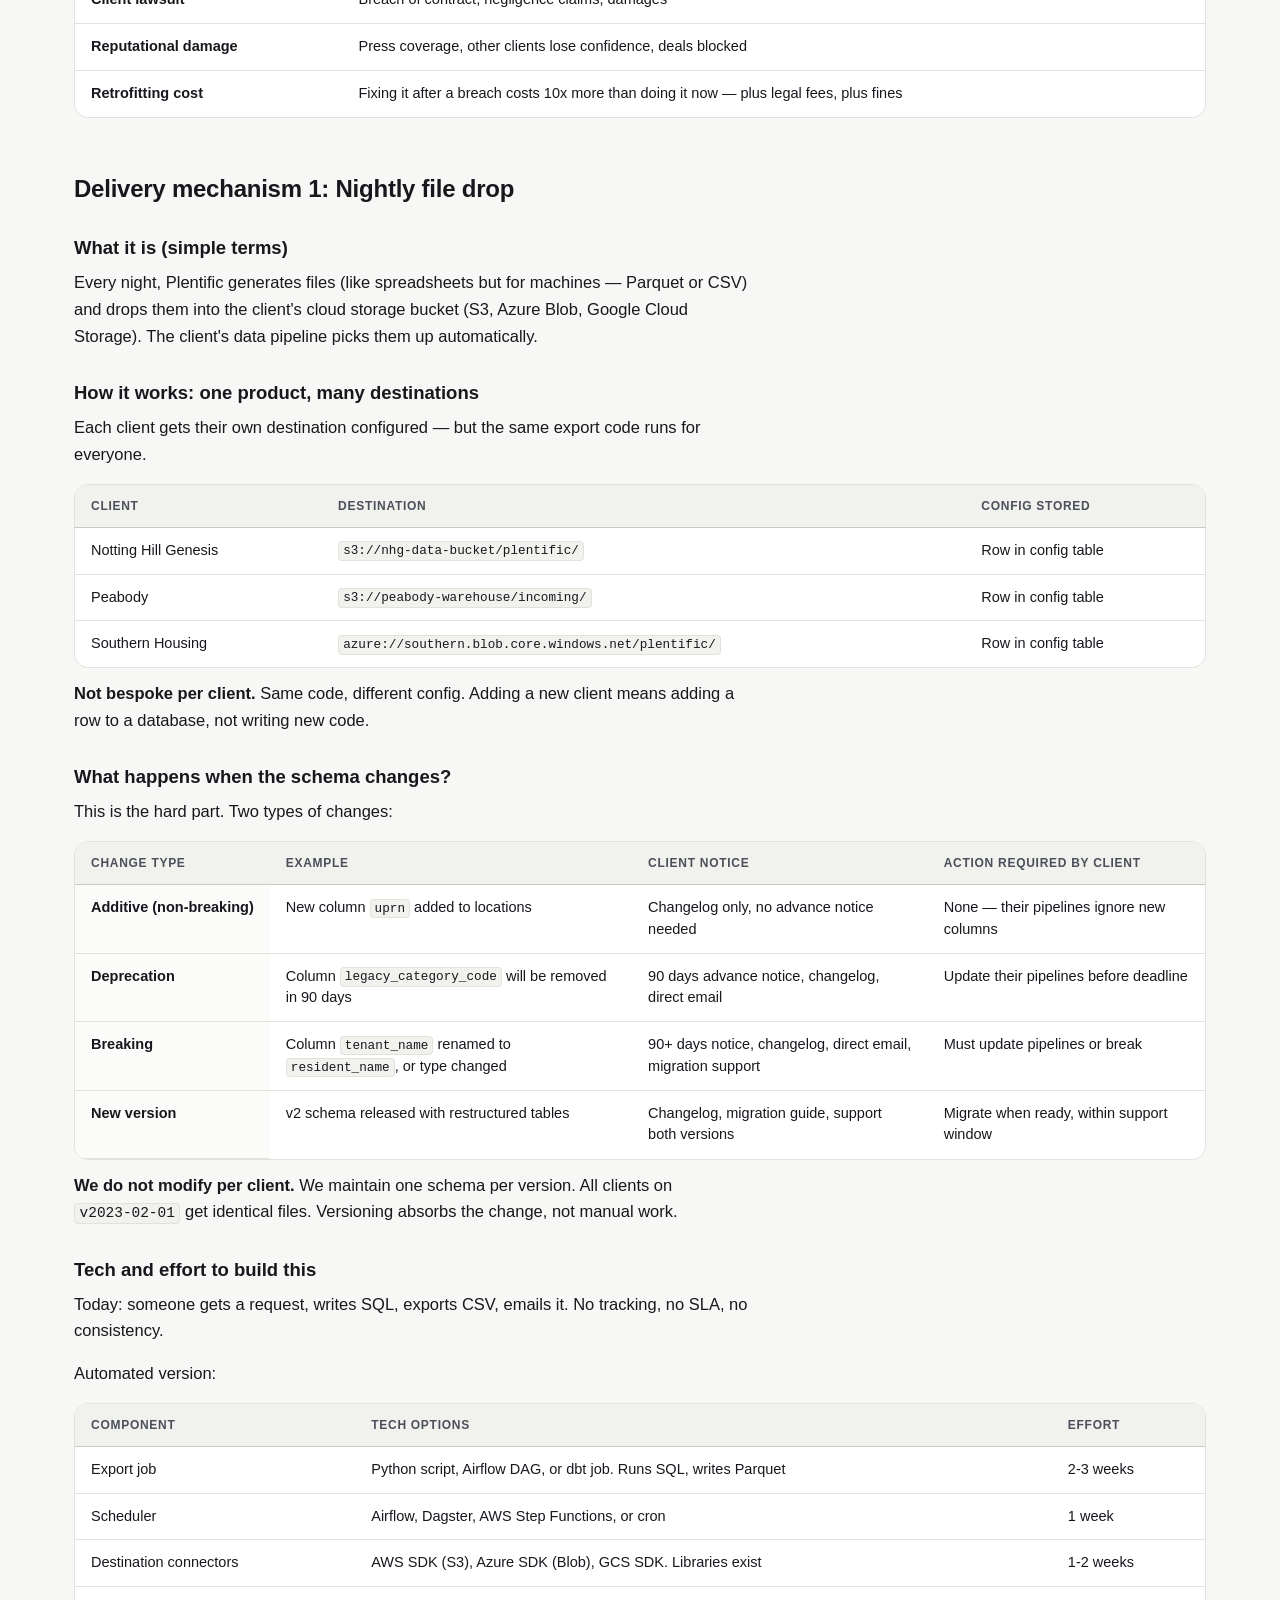
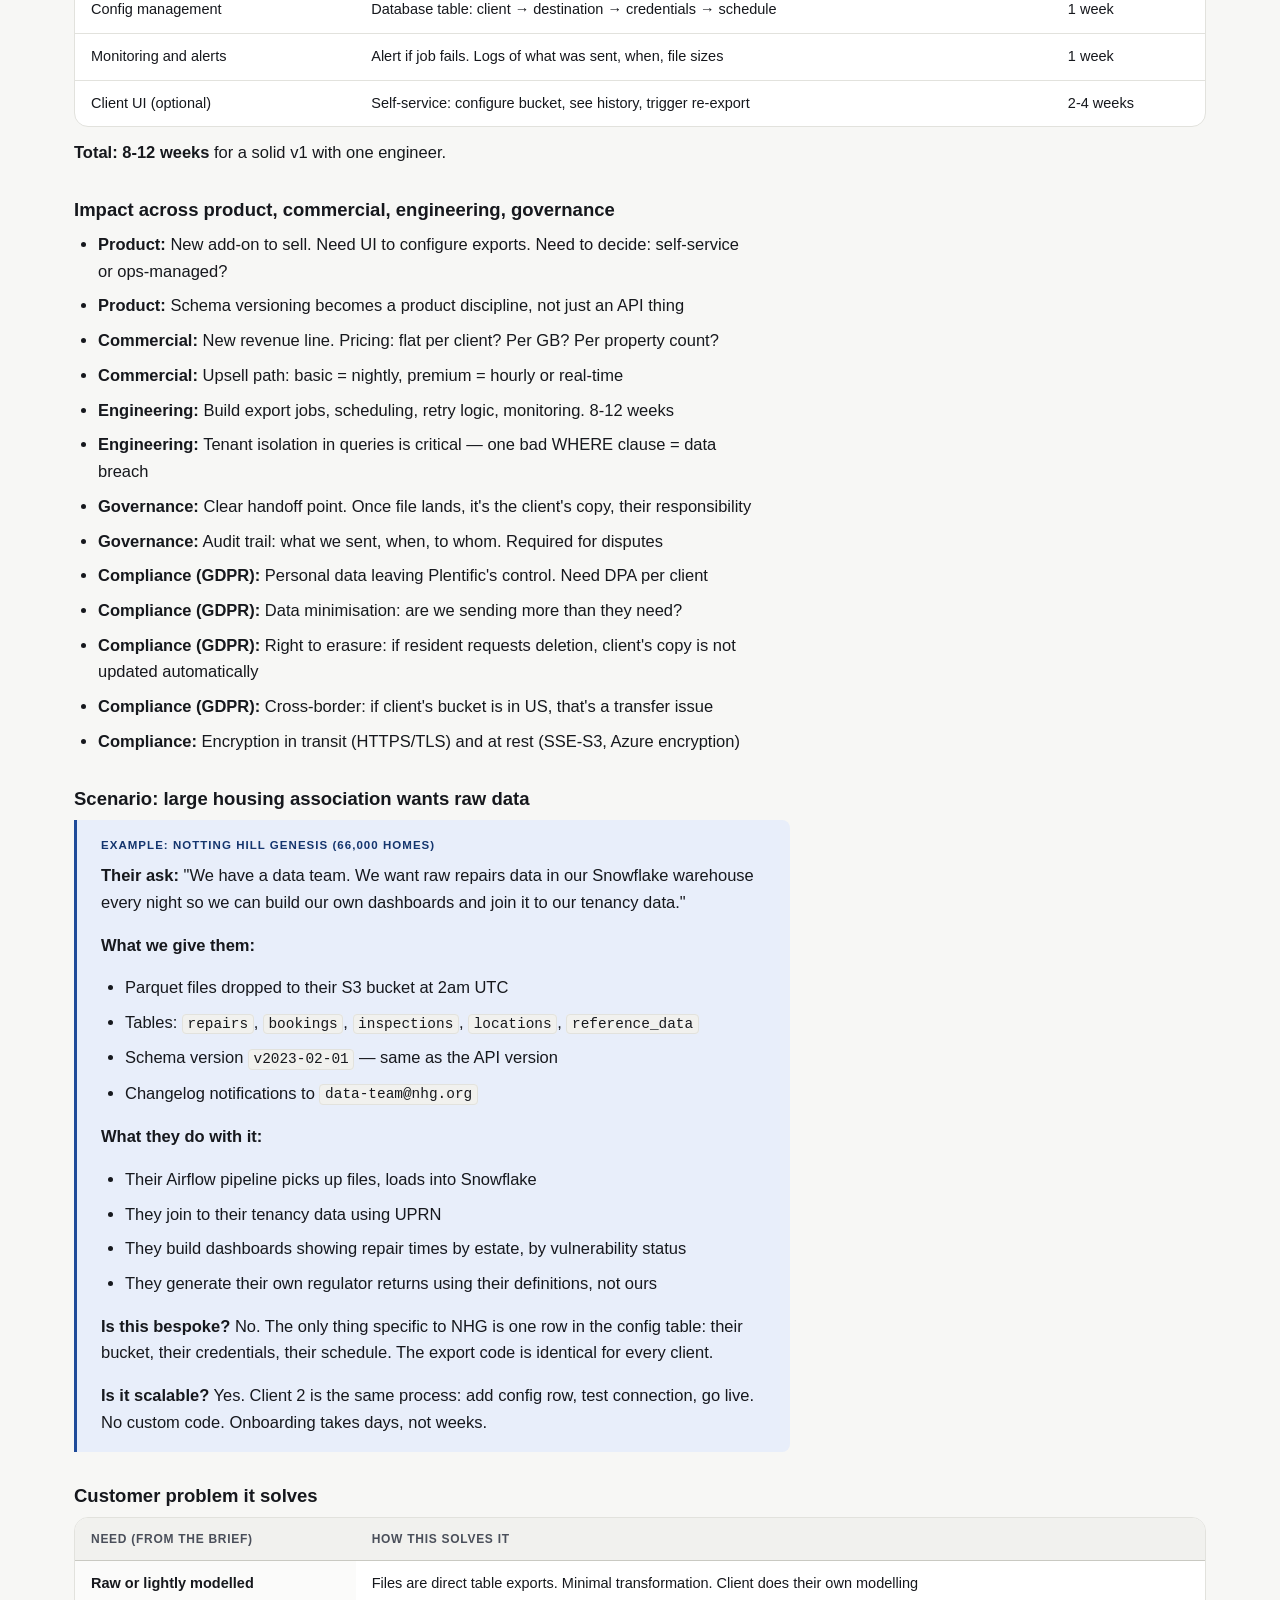
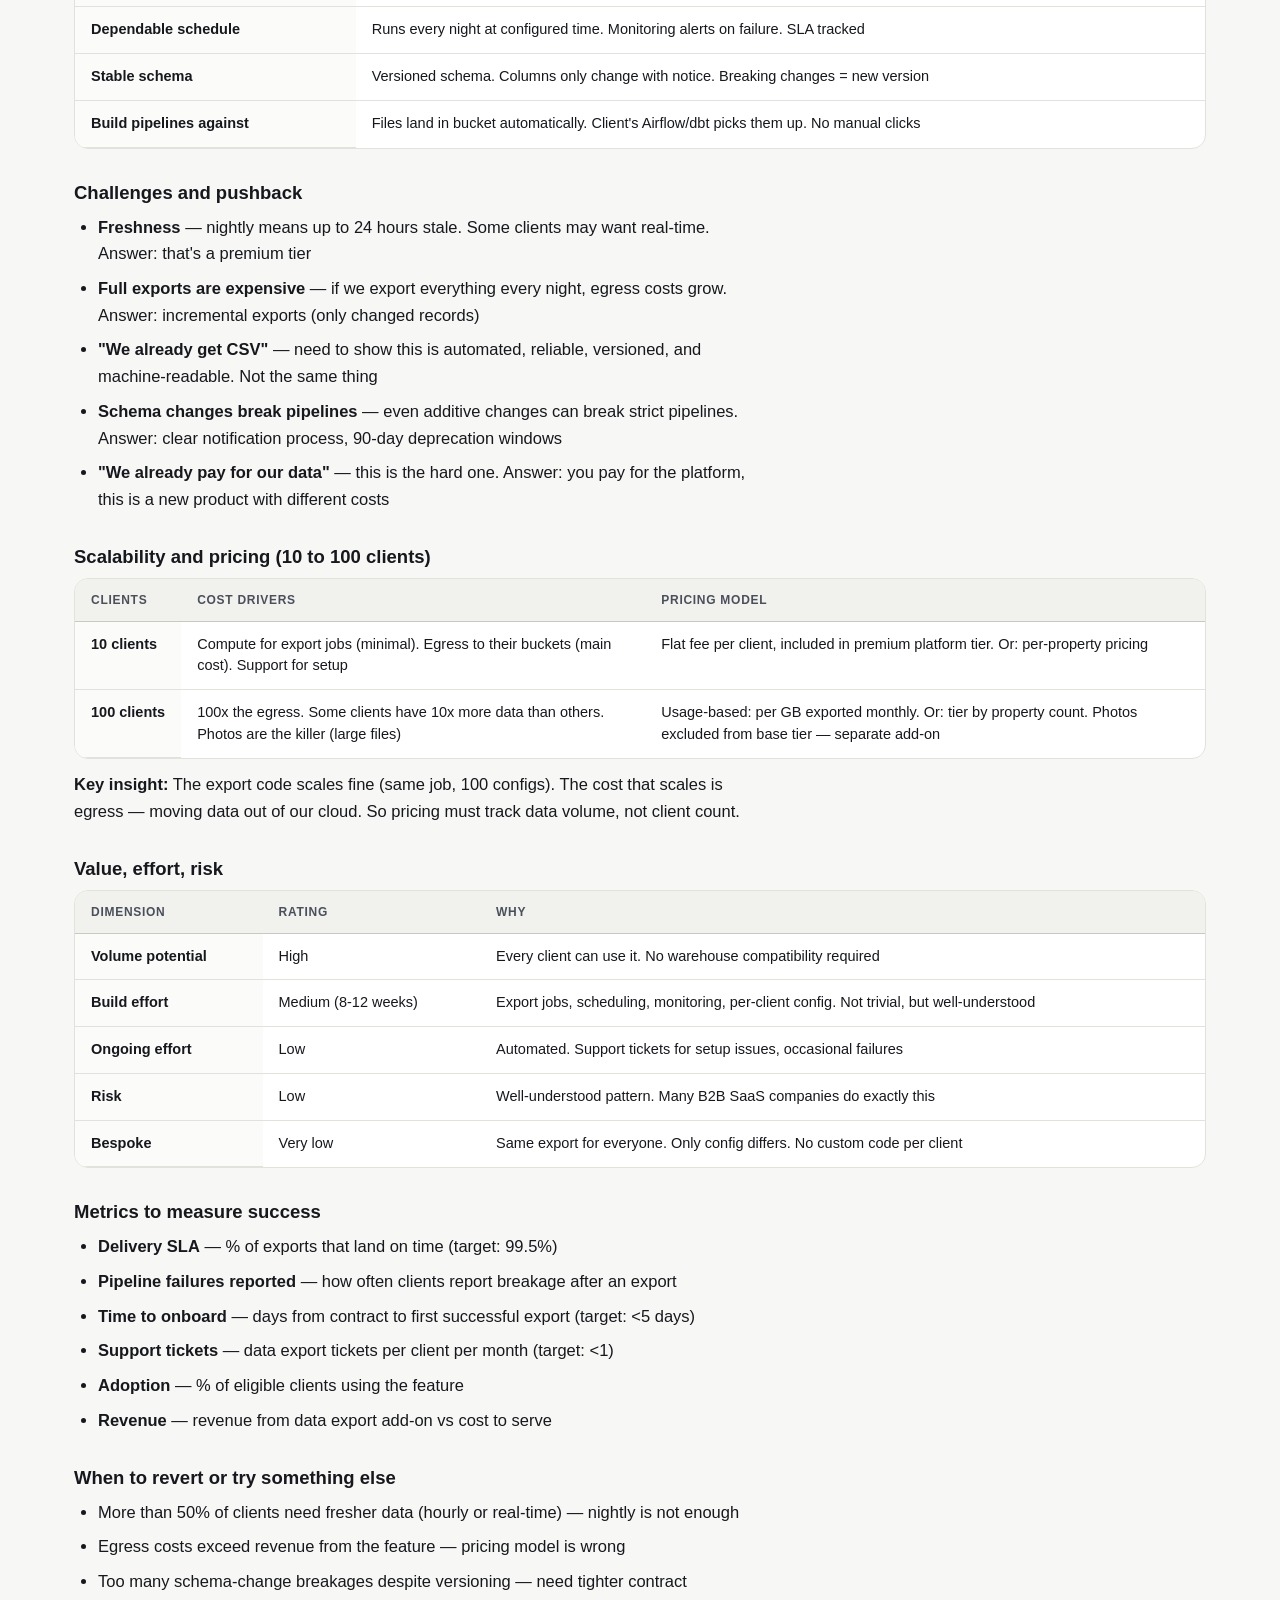
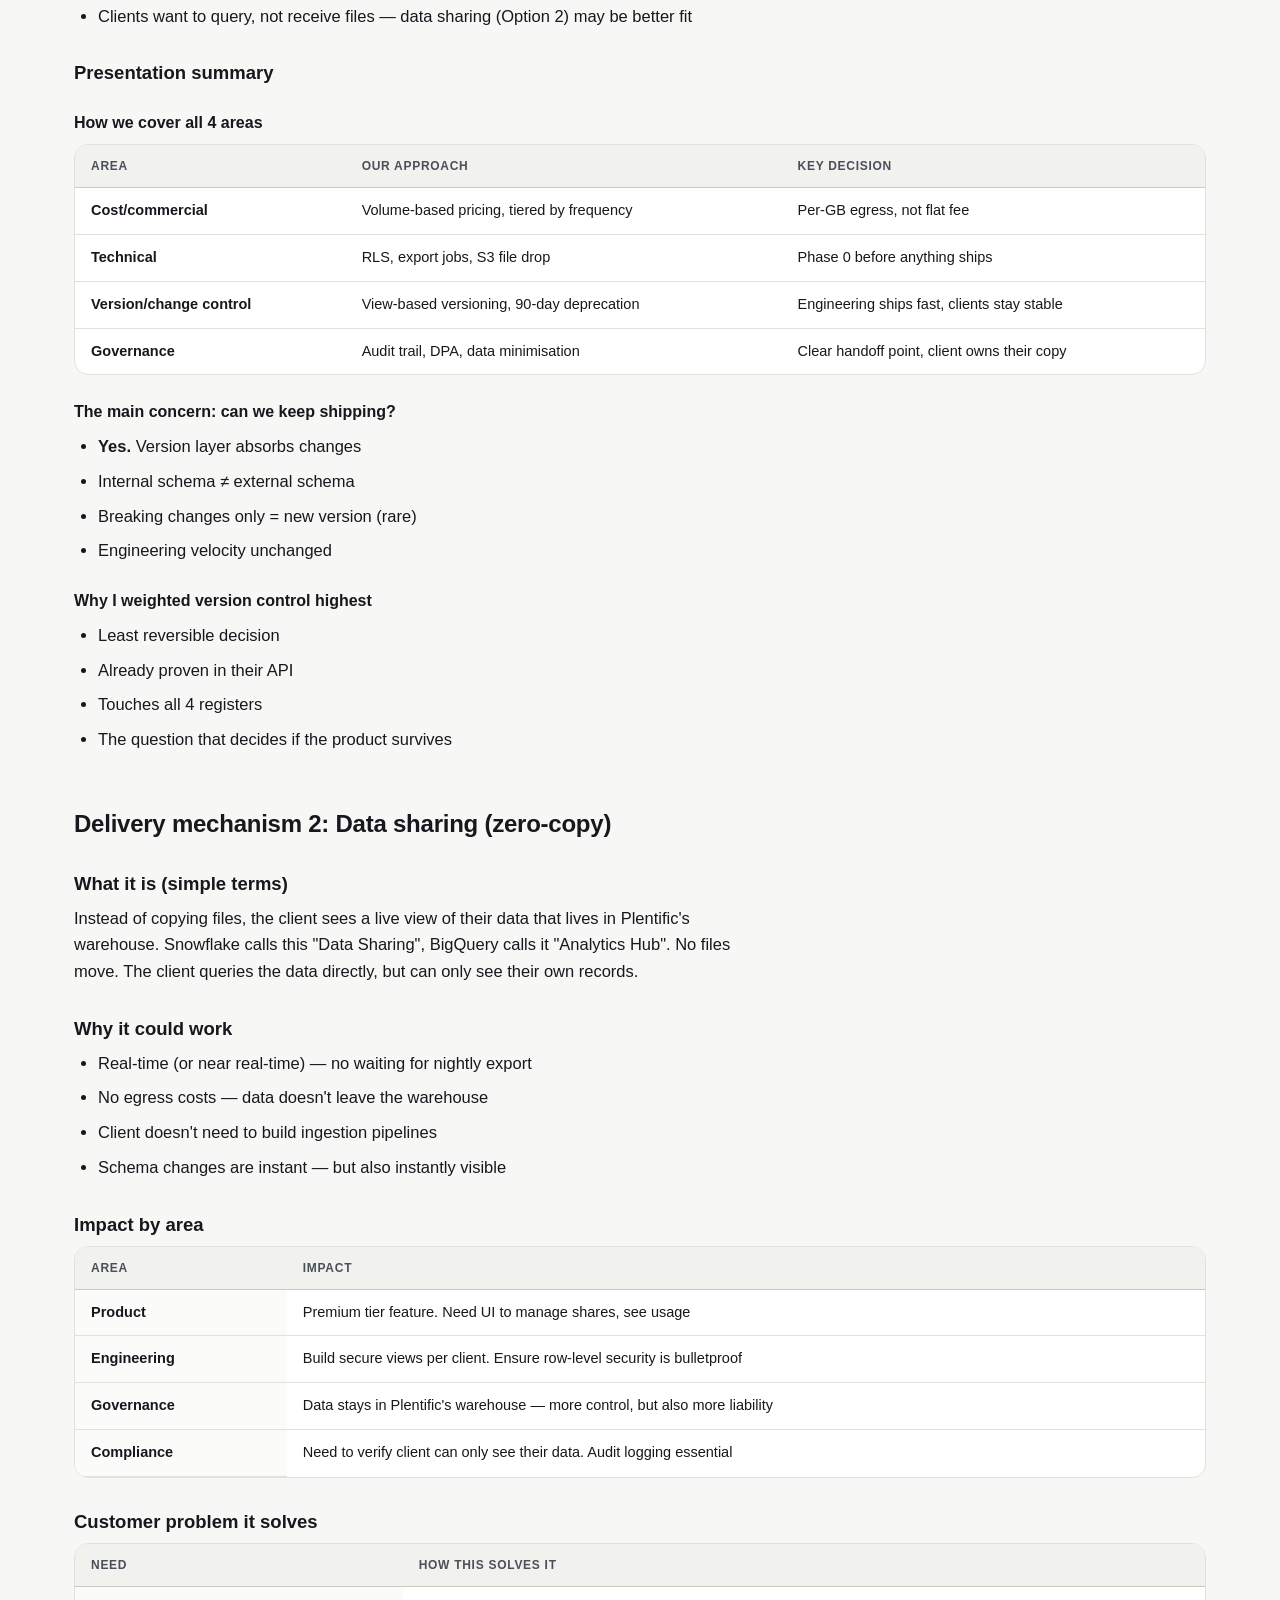
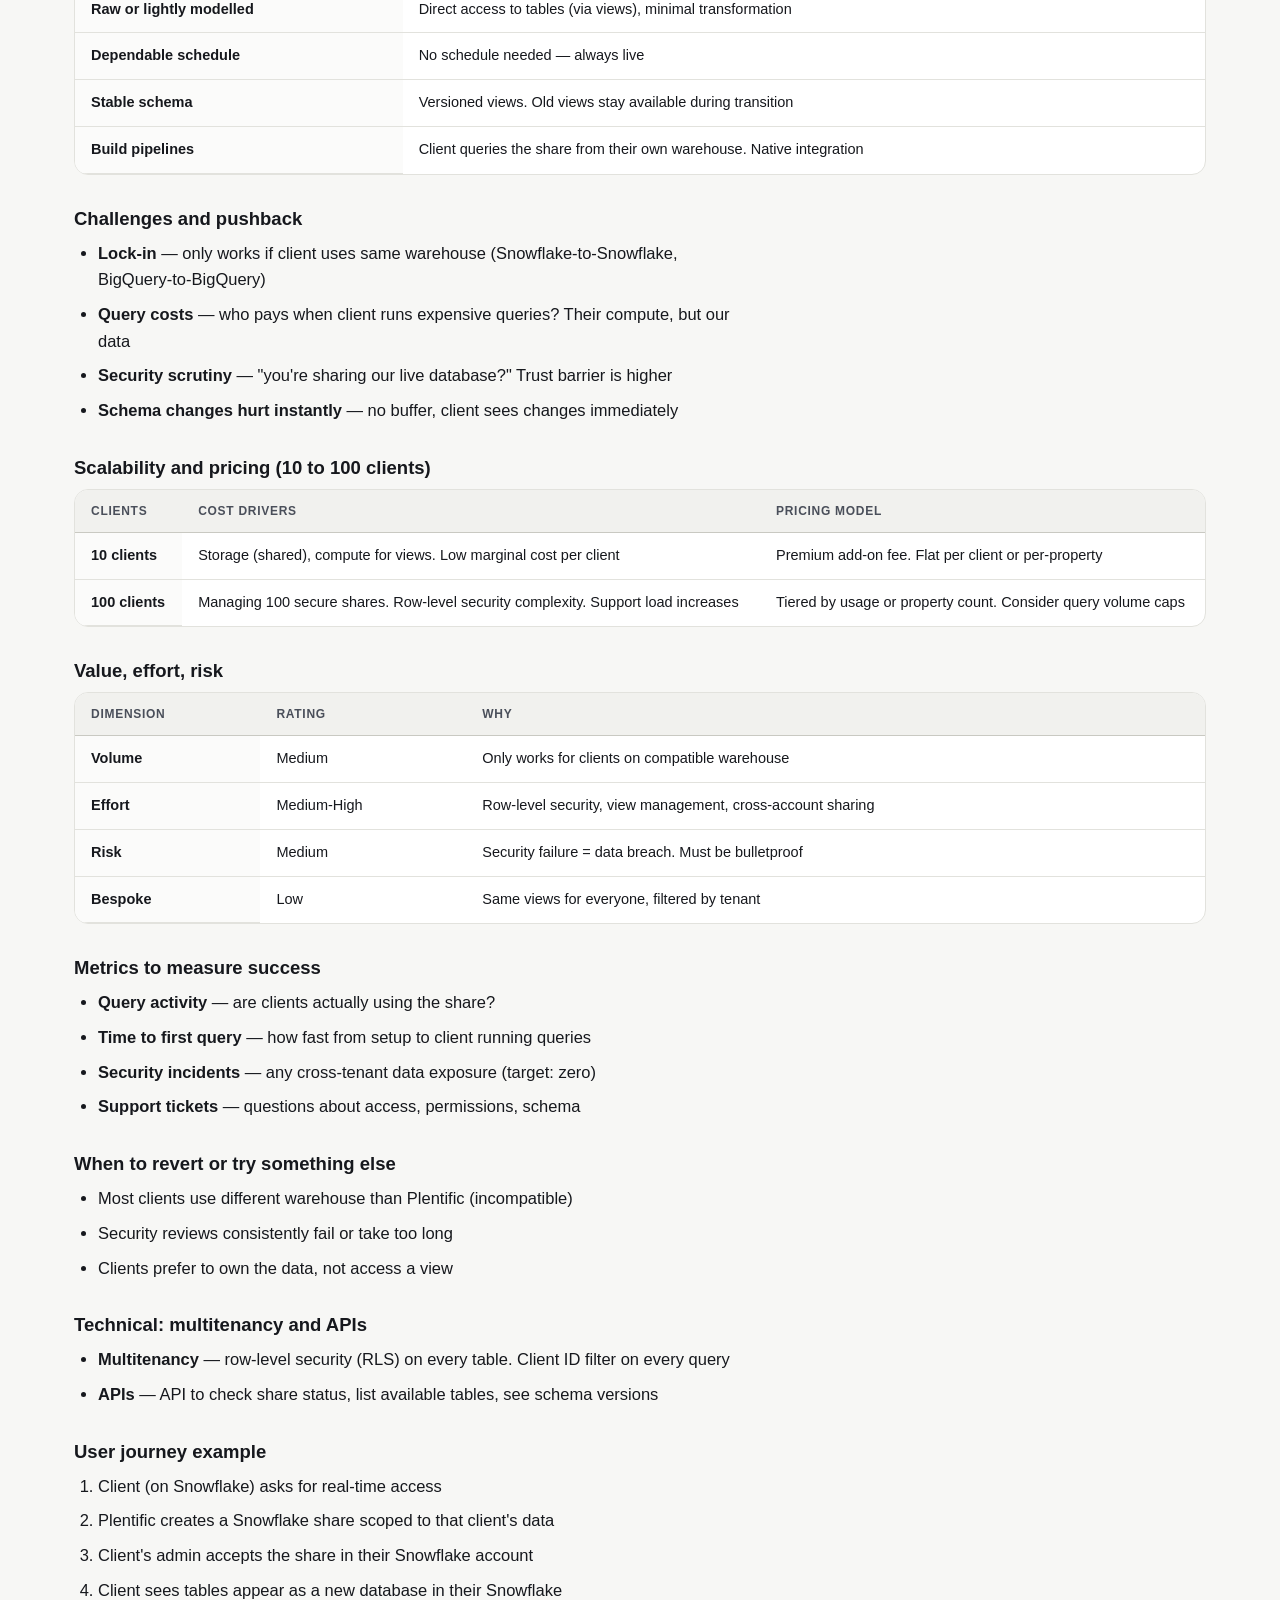
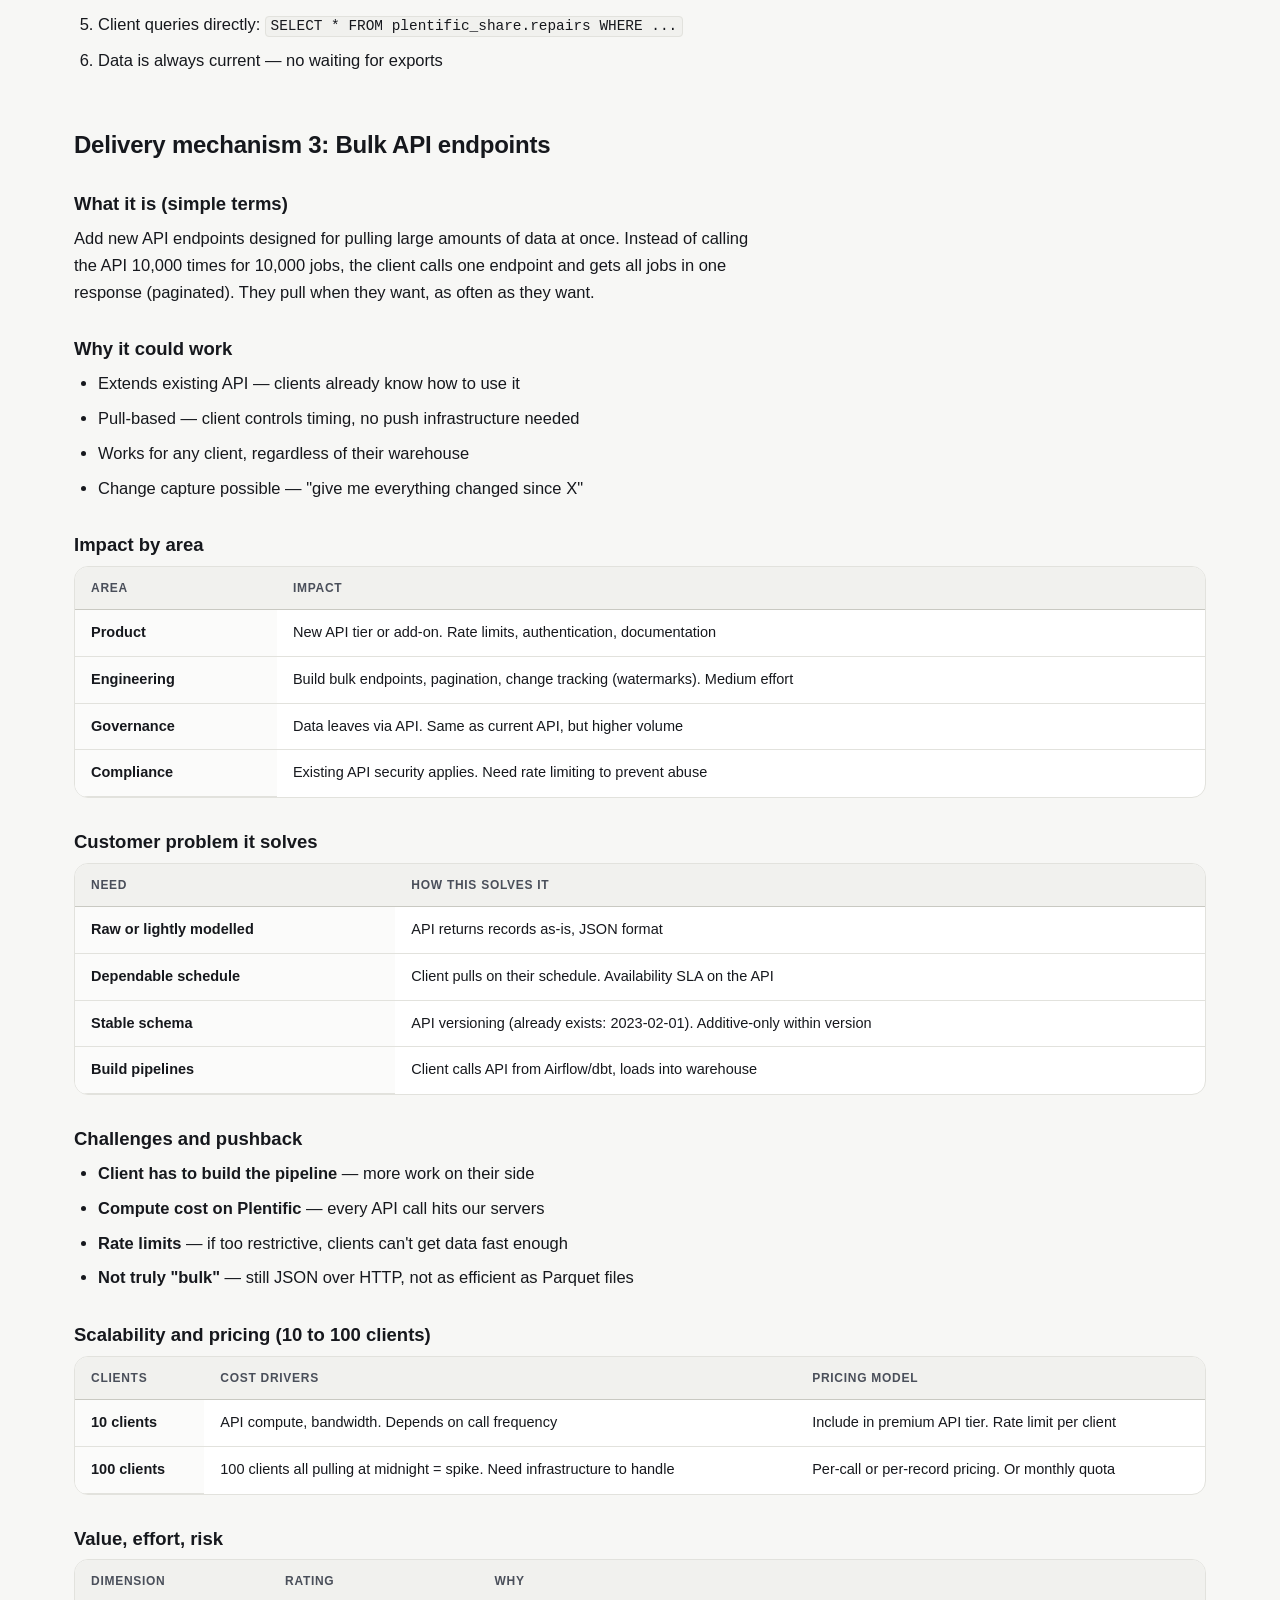
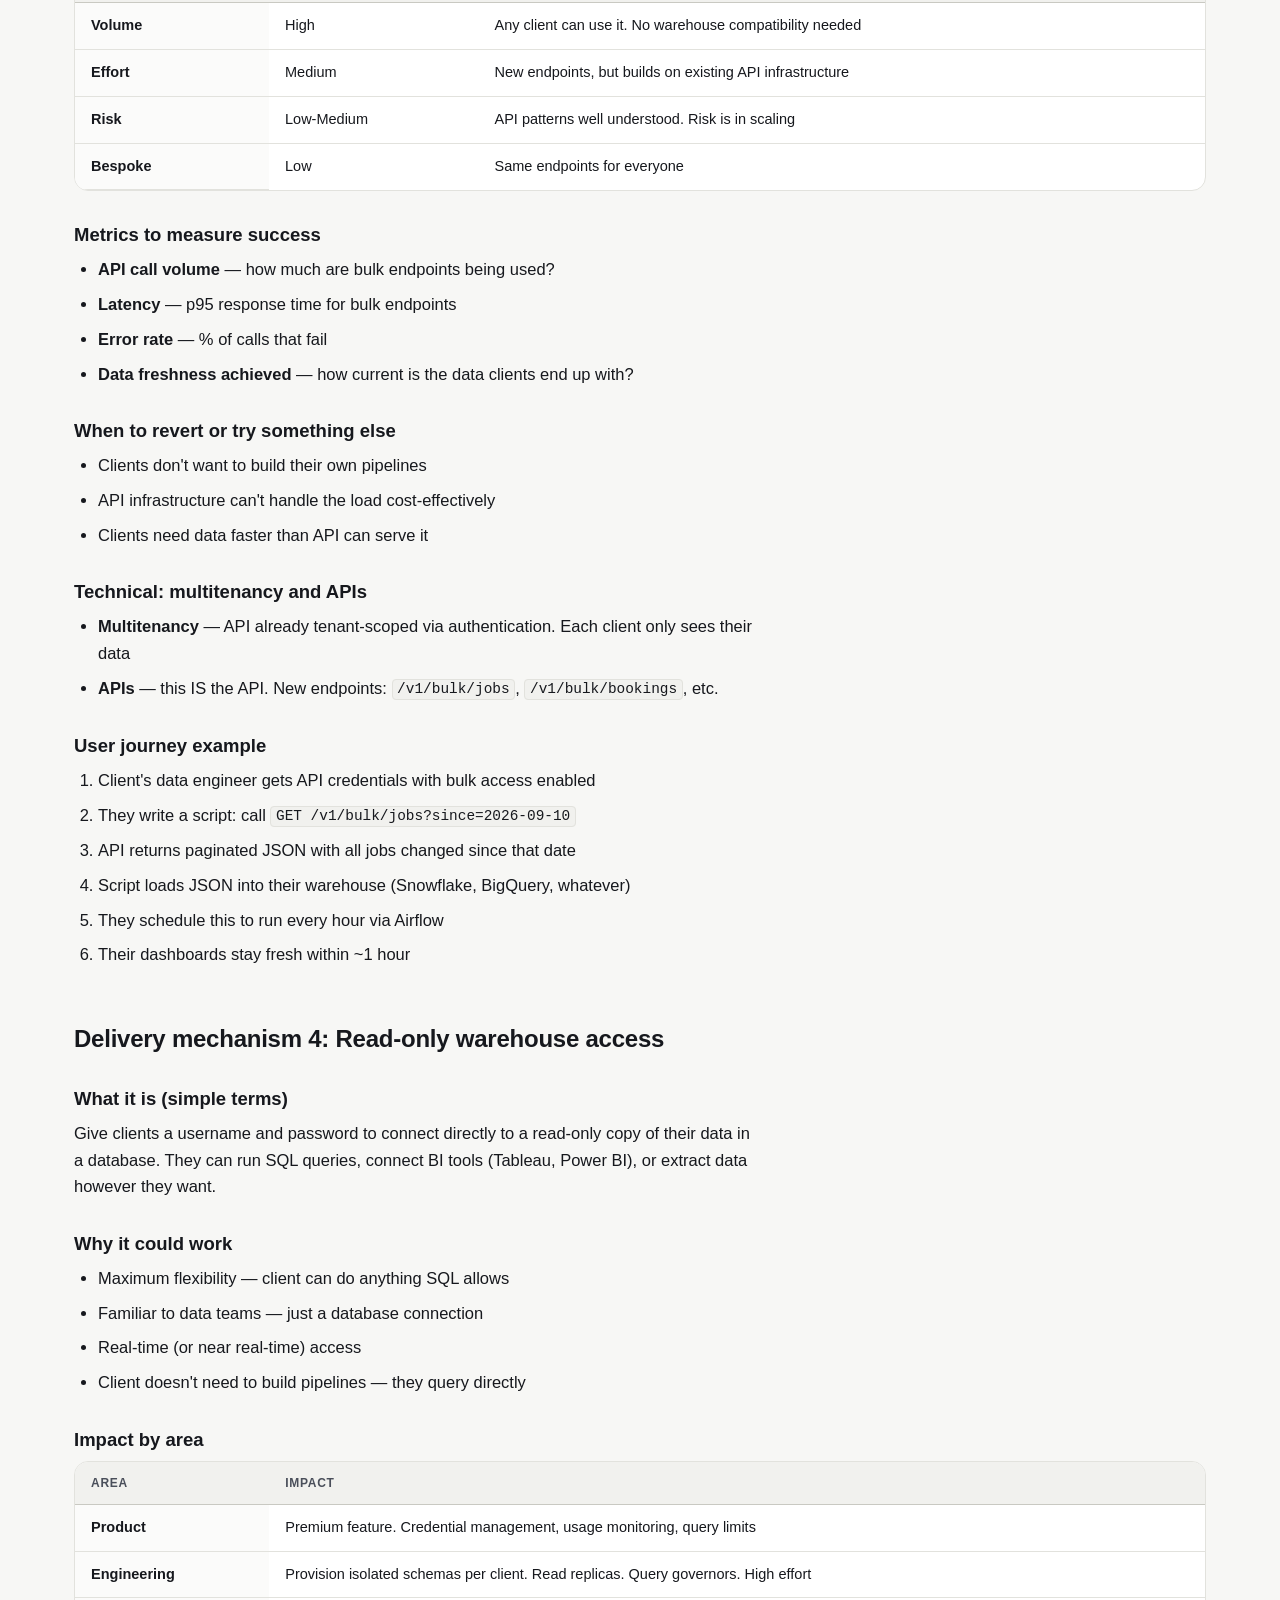
<file: docs/solutions.html>
<!doctype html>
<html lang="en-GB">
<head>
<meta charset="utf-8">
<meta name="viewport" content="width=device-width, initial-scale=1">
<meta name="robots" content="noindex, nofollow">
<title>Solution options &mdash; Plentific case study</title>
<link rel="stylesheet" href="assets/styles.css">
</head>
<body>
<a class="skip-link" href="#main">Skip to content</a>

<header class="masthead">
  <div class="masthead-inner">
    <p class="masthead-title">Plentific &middot; Data PM case study</p>
    <p class="masthead-meta">Solution shaping &mdash; my thinking</p>
  </div>
</header>

<nav class="site-nav" aria-label="Main">
  <div class="site-nav-inner">
    <a href="index.html">Problem understanding</a>
    <a href="solutions.html" aria-current="page">Solution options</a>
    <a href="how-versioning-works.html">How versioning works</a>
    <a href="pm-interview-prep.html">PM interview prep</a>
    <a href="presentation.html">Presentation</a>
    <a href="prototype.html">Prototype</a>
  </div>
</nav>

<div class="shell shell-wide">
  <main class="content" id="main">

    <h1>Solution options</h1>
    <p class="lede">
      Thinking through possible solutions. Each one is evaluated against the same checklist.
    </p>

    <nav class="toc" aria-label="Contents">
      <a href="#customer-need">What the customer actually needs</a>
      <a href="#real-problems">The real problems to solve</a>
      <a href="#competitor-discovery">Competitor discovery</a>
      <a href="#phases">Phased approach</a>
      <a href="#option-1">Delivery: Nightly file drop</a>
      <a href="#option-2">Delivery: Data sharing (zero-copy)</a>
      <a href="#option-3">Delivery: Bulk API endpoints</a>
      <a href="#option-4">Delivery: Read-only warehouse access</a>
      <a href="#comparison">Quick comparison</a>
      <a href="#when-to-use">When to use which</a>
      <a href="#forward">Forward-looking: AI and automation</a>
    </nav>

    <!-- ============================================================ -->
    <h2 id="customer-need">What the customer actually needs</h2>
    <p>
      From the brief: <em>"They want raw or lightly modelled data, on a dependable schedule, with a
      schema they can build pipelines against and trust not to break."</em>
    </p>
    <ul>
      <li><strong>Raw or lightly modelled</strong> &mdash; not heavily transformed, close to source. Row-level records, not aggregated summaries</li>
      <li><strong>Dependable schedule</strong> &mdash; arrives when promised, every time. SLA tracked and alerted</li>
      <li><strong>Stable schema</strong> &mdash; columns don't disappear or rename without warning. Versioning absorbs changes</li>
      <li><strong>Build pipelines against</strong> &mdash; can automate, not manual downloads. Machine-readable formats (Parquet, not PDF)</li>
    </ul>

    <p>
      <strong>Note:</strong> The delivery mechanism options below (file drop, data share, API, warehouse access)
      are different ways to deliver this. They are <strong>Phase 3</strong> decisions. The hard work is in
      Phases 0-2.
    </p>

    <!-- ============================================================ -->
    <h2 id="real-problems">The real problems to solve</h2>

    <p>These are from the brief. They are blockers before any delivery mechanism matters.</p>

    <div class="table-wrap">
      <table>
        <thead>
          <tr><th>What the brief says</th><th>Why it's hard</th><th>What has to happen first</th></tr>
        </thead>
        <tbody>
          <tr>
            <th>"The warehouse is not modelled for outsiders, not governed to the standard needed"</th>
            <td>Before you can export anything, you need to <strong>fix the warehouse</strong>. That's a big internal project with no visible client value</td>
            <td>Internal platform work. Hard to fund because clients can't see it</td>
          </tr>
          <tr>
            <th>"Not properly separated client-by-client"</th>
            <td><strong>Tenant isolation doesn't exist.</strong> You can't export client A's data if you might accidentally include client B's</td>
            <td>Security-critical fix. Blocker for everything else</td>
          </tr>
          <tr>
            <th>"Has never had to withstand a client's scrutiny"</th>
            <td>First security review will ask: "prove you can't leak data." They can't prove it today</td>
            <td>Needs to pass penetration testing and audit before any client goes live</td>
          </tr>
          <tr>
            <th>"They ship continuously and will not slow down"</th>
            <td>The export mechanism is easy. <strong>Keeping the schema stable while shipping fast</strong> is the organisational challenge</td>
            <td>Process and discipline, not just code. Who approves schema changes?</td>
          </tr>
          <tr>
            <th>"Good margin at 10 clients can be no margin at a hundred"</th>
            <td><strong>Pricing model is unsolved.</strong> Costs scale with data volume. Revenue needs to scale too</td>
            <td>Unit economics must be modelled before committing to pricing</td>
          </tr>
          <tr>
            <th>"Data is partly monetised"</th>
            <td>Some clients think they already paid for this. <strong>Commercial conversation is hard</strong></td>
            <td>Need clear positioning: what's included vs what's an add-on</td>
          </tr>
        </tbody>
      </table>
    </div>

    <!-- ============================================================ -->
    <h2 id="competitor-discovery">Competitor discovery</h2>

    <p>What do competitors offer today for data export? And where is the opportunity?</p>

    <h3>What competitors offer (including Plentific today)</h3>
    <div class="table-wrap">
      <table>
        <thead>
          <tr>
            <th>Company</th>
            <th>CSV Export (manual)</th>
            <th>Transactional API</th>
            <th>Bulk/Extract API</th>
            <th>File Drop (automated)</th>
            <th>Versioning</th>
          </tr>
        </thead>
        <tbody>
          <tr>
            <td><strong>Plentific</strong></td>
            <td>Yes (fixed columns, on-demand)</td>
            <td>Yes (<code>dev.plentific.com</code>)</td>
            <td>No</td>
            <td>No</td>
            <td><strong>Yes (API only)</strong></td>
          </tr>
          <tr>
            <td>Fixflo</td>
            <td>Yes</td>
            <td>Yes (REST v2)</td>
            <td>No</td>
            <td>No</td>
            <td>No</td>
          </tr>
          <tr>
            <td>Civica Cx</td>
            <td>Yes (SSRS)</td>
            <td>Yes (SOAP)</td>
            <td>No</td>
            <td>FTP (manual setup)</td>
            <td>No</td>
          </tr>
          <tr>
            <td>MRI Software</td>
            <td>Yes</td>
            <td>Yes (MIX APIs)</td>
            <td>Enterprise only</td>
            <td>FTP (Enterprise)</td>
            <td>No</td>
          </tr>
          <tr>
            <td>Yardi</td>
            <td>Yes</td>
            <td>Yes</td>
            <td>Paid add-on</td>
            <td>Unknown</td>
            <td>Unknown</td>
          </tr>
          <tr>
            <td>Arthur Online</td>
            <td>Yes</td>
            <td>Limited</td>
            <td>No</td>
            <td>No</td>
            <td>No</td>
          </tr>
        </tbody>
      </table>
    </div>

    <p><strong>Key distinction:</strong></p>
    <div class="table-wrap">
      <table>
        <thead>
          <tr><th></th><th>Transactional API (in-app)</th><th>Bulk/Extract API</th></tr>
        </thead>
        <tbody>
          <tr><th>Purpose</th><td>Real-time lookups, integrations</td><td>Warehouse loading, analytics</td></tr>
          <tr><th>Example</th><td><code>GET /repairs/12345</code> &mdash; one repair</td><td><code>GET /bulk/repairs?since=2026-09-01</code> &mdash; all repairs</td></tr>
          <tr><th>Who uses it</th><td>Their app, live integrations</td><td>Their data engineers</td></tr>
          <tr><th>Volume</th><td>One record at a time</td><td>Thousands/millions at once</td></tr>
          <tr><th>Rate limits</th><td>Strict (protect the app)</td><td>Relaxed (designed for bulk)</td></tr>
        </tbody>
      </table>
    </div>

    <p><strong>Everyone has transactional APIs. Almost no one has bulk/extract APIs or automated file drops.</strong></p>

    <h3>Plentific's opportunity with Solution 1 (File Drop)</h3>
    <div class="table-wrap">
      <table>
        <thead>
          <tr><th>Gap today</th><th>Solution 1 fills it</th></tr>
        </thead>
        <tbody>
          <tr><td>CSV is manual, on-demand</td><td>Automated nightly file drop to client's bucket</td></tr>
          <tr><td>Fixed columns, not configurable</td><td>Client chooses tables from standard scope</td></tr>
          <tr><td>API is transactional (slow for bulk)</td><td>File drop is built for bulk &mdash; no rate limits</td></tr>
          <tr><td>No schema contract</td><td>Versioned schema, 90-day deprecation notice</td></tr>
          <tr><td>No SLA</td><td>"Data arrives by 2am" guarantee</td></tr>
        </tbody>
      </table>
    </div>

    <p>
      <strong>From the brief:</strong> <em>"Using them [the APIs] that way is slow and expensive for both sides."</em>
      Solution 1 solves exactly that.
    </p>

    <h3>What competitors would have to build to catch up</h3>
    <div class="table-wrap">
      <table>
        <thead>
          <tr><th>Capability</th><th>Effort for competitor</th></tr>
        </thead>
        <tbody>
          <tr><td>Versioning layer</td><td>3-6 months (they don't have it)</td></tr>
          <tr><td>Automated S3/Azure file drop</td><td>2-3 months</td></tr>
          <tr><td>Self-service config UI</td><td>2-3 months</td></tr>
          <tr><td>RLS/multitenancy</td><td>3-6 months (if not already done)</td></tr>
          <tr><td>Monitoring + SLAs</td><td>1-2 months</td></tr>
        </tbody>
      </table>
    </div>

    <p><strong>Plentific already has versioning for the API.</strong> Extending it to file exports is 80% of the work done. That's a 6-12 month head start over competitors.</p>

    <!-- ============================================================ -->
    <h2 id="phases">Phased approach</h2>

    <div class="table-wrap">
      <table>
        <thead>
          <tr><th>Phase</th><th>What</th><th>Why it's hard</th><th>Effort</th></tr>
        </thead>
        <tbody>
          <tr>
            <th>Phase 0</th>
            <td><strong>Fix tenant isolation in warehouse</strong></td>
            <td>No client value. Hard to fund. But blocker for everything. Must pass security review</td>
            <td>Depends on current state. Could be weeks or months</td>
          </tr>
          <tr>
            <th>Phase 1</th>
            <td><strong>Define scope</strong> &mdash; which tables, which columns</td>
            <td>Product decision. What to include, what to exclude. Saying no is hard. Every field you expose is a field you must maintain forever</td>
            <td>2-4 weeks of product work, stakeholder alignment</td>
          </tr>
          <tr>
            <th>Phase 2</th>
            <td><strong>Build versioning layer</strong> (views on top of tables)</td>
            <td>Technical work, but also needs process: who approves changes? What's the deprecation policy?</td>
            <td>4-6 weeks engineering</td>
          </tr>
          <tr>
            <th>Phase 3</th>
            <td><strong>Build delivery mechanism</strong> &mdash; pick one: file drop, data share, API, or warehouse access</td>
            <td>Actually the easy part &mdash; well-understood patterns</td>
            <td>6-8 weeks engineering</td>
          </tr>
          <tr>
            <th>Phase 4</th>
            <td><strong>Onboard first client (pilot)</strong></td>
            <td>Proves it works. Finds gaps. Probably breaks things. Need a client willing to be a guinea pig</td>
            <td>4-8 weeks including fixes</td>
          </tr>
          <tr>
            <th>Phase 5</th>
            <td><strong>Productise</strong> &mdash; self-service config, pricing, documentation, support</td>
            <td>Makes it scalable beyond "we configure each one manually"</td>
            <td>Ongoing</td>
          </tr>
        </tbody>
      </table>
    </div>

    <!-- ============================================================ -->
    <h3>Why Phase 0 (multitenancy) is a must to sell a product</h3>

    <p>
      We want to sell a data product. But we can't sell it until clients' security teams approve it.
      Their security teams will ask how we isolate data. We need an answer that passes their audit.
      Product asks Engineering to build whatever is needed so we can say YES with evidence.
    </p>

    <div class="table-wrap">
      <table>
        <thead>
          <tr><th>Product asks</th><th>Engineering delivers</th></tr>
        </thead>
        <tbody>
          <tr>
            <td>"Prove tenant isolation"</td>
            <td>RLS policies on all tables</td>
          </tr>
          <tr>
            <td>"Show it can't be bypassed"</td>
            <td>Automated tests that try to access other tenants' data and fail</td>
          </tr>
          <tr>
            <td>"Document it for auditors"</td>
            <td>Security documentation explaining the controls</td>
          </tr>
          <tr>
            <td>"Pass penetration testing"</td>
            <td>Fix any gaps found in the pen test</td>
          </tr>
        </tbody>
      </table>
    </div>

    <p><strong>What happens if we get this wrong:</strong></p>
    <ul>
      <li><strong>Data breach</strong> &mdash; Client A sees Client B's repairs, residents, photos</li>
      <li><strong>Regulatory disaster</strong> &mdash; GDPR breach, ICO investigation, fines</li>
      <li><strong>Trust destroyed</strong> &mdash; one leak and every client loses confidence</li>
      <li><strong>Contract termination</strong> &mdash; most contracts have clauses for data breaches</li>
    </ul>

    <p><strong>Regulatory and legal exposure:</strong></p>
    <div class="table-wrap">
      <table>
        <thead>
          <tr><th>Risk</th><th>What it means</th></tr>
        </thead>
        <tbody>
          <tr>
            <td><strong>GDPR breach</strong></td>
            <td>Personal data exposed to wrong party. Must report to ICO within 72 hours</td>
          </tr>
          <tr>
            <td><strong>ICO fines</strong></td>
            <td>Up to <strong>&pound;17.5 million</strong> or <strong>4% of global annual turnover</strong>, whichever is higher</td>
          </tr>
          <tr>
            <td><strong>Client lawsuit</strong></td>
            <td>Breach of contract, negligence claims, damages</td>
          </tr>
          <tr>
            <td><strong>Reputational damage</strong></td>
            <td>Press coverage, other clients lose confidence, deals blocked</td>
          </tr>
          <tr>
            <td><strong>Retrofitting cost</strong></td>
            <td>Fixing it after a breach costs 10x more than doing it now &mdash; plus legal fees, plus fines</td>
          </tr>
        </tbody>
      </table>
    </div>

    <!-- ============================================================ -->
    <h2 id="option-1">Delivery mechanism 1: Nightly file drop</h2>

    <h3>What it is (simple terms)</h3>
    <p>
      Every night, Plentific generates files (like spreadsheets but for machines &mdash; Parquet or CSV)
      and drops them into the client's cloud storage bucket (S3, Azure Blob, Google Cloud Storage).
      The client's data pipeline picks them up automatically.
    </p>

    <h3>How it works: one product, many destinations</h3>
    <p>
      Each client gets their own destination configured &mdash; but the same export code runs for everyone.
    </p>
    <div class="table-wrap">
      <table>
        <thead>
          <tr><th>Client</th><th>Destination</th><th>Config stored</th></tr>
        </thead>
        <tbody>
          <tr><td>Notting Hill Genesis</td><td><code>s3://nhg-data-bucket/plentific/</code></td><td>Row in config table</td></tr>
          <tr><td>Peabody</td><td><code>s3://peabody-warehouse/incoming/</code></td><td>Row in config table</td></tr>
          <tr><td>Southern Housing</td><td><code>azure://southern.blob.core.windows.net/plentific/</code></td><td>Row in config table</td></tr>
        </tbody>
      </table>
    </div>
    <p>
      <strong>Not bespoke per client.</strong> Same code, different config. Adding a new client means adding
      a row to a database, not writing new code.
    </p>

    <h3>What happens when the schema changes?</h3>
    <p>
      This is the hard part. Two types of changes:
    </p>
    <div class="table-wrap">
      <table>
        <thead>
          <tr><th>Change type</th><th>Example</th><th>Client notice</th><th>Action required by client</th></tr>
        </thead>
        <tbody>
          <tr>
            <th>Additive (non-breaking)</th>
            <td>New column <code>uprn</code> added to locations</td>
            <td>Changelog only, no advance notice needed</td>
            <td>None &mdash; their pipelines ignore new columns</td>
          </tr>
          <tr>
            <th>Deprecation</th>
            <td>Column <code>legacy_category_code</code> will be removed in 90 days</td>
            <td>90 days advance notice, changelog, direct email</td>
            <td>Update their pipelines before deadline</td>
          </tr>
          <tr>
            <th>Breaking</th>
            <td>Column <code>tenant_name</code> renamed to <code>resident_name</code>, or type changed</td>
            <td>90+ days notice, changelog, direct email, migration support</td>
            <td>Must update pipelines or break</td>
          </tr>
          <tr>
            <th>New version</th>
            <td>v2 schema released with restructured tables</td>
            <td>Changelog, migration guide, support both versions</td>
            <td>Migrate when ready, within support window</td>
          </tr>
        </tbody>
      </table>
    </div>
    <p>
      <strong>We do not modify per client.</strong> We maintain one schema per version. All clients on
      <code>v2023-02-01</code> get identical files. Versioning absorbs the change, not manual work.
    </p>

    <h3>Tech and effort to build this</h3>
    <p>
      Today: someone gets a request, writes SQL, exports CSV, emails it. No tracking, no SLA, no consistency.
    </p>
    <p>
      Automated version:
    </p>
    <div class="table-wrap">
      <table>
        <thead>
          <tr><th>Component</th><th>Tech options</th><th>Effort</th></tr>
        </thead>
        <tbody>
          <tr><td>Export job</td><td>Python script, Airflow DAG, or dbt job. Runs SQL, writes Parquet</td><td>2-3 weeks</td></tr>
          <tr><td>Scheduler</td><td>Airflow, Dagster, AWS Step Functions, or cron</td><td>1 week</td></tr>
          <tr><td>Destination connectors</td><td>AWS SDK (S3), Azure SDK (Blob), GCS SDK. Libraries exist</td><td>1-2 weeks</td></tr>
          <tr><td>Config management</td><td>Database table: client &rarr; destination &rarr; credentials &rarr; schedule</td><td>1 week</td></tr>
          <tr><td>Monitoring and alerts</td><td>Alert if job fails. Logs of what was sent, when, file sizes</td><td>1 week</td></tr>
          <tr><td>Client UI (optional)</td><td>Self-service: configure bucket, see history, trigger re-export</td><td>2-4 weeks</td></tr>
        </tbody>
      </table>
    </div>
    <p>
      <strong>Total: 8-12 weeks</strong> for a solid v1 with one engineer.
    </p>

    <h3>Impact across product, commercial, engineering, governance</h3>
    <ul>
      <li><strong>Product:</strong> New add-on to sell. Need UI to configure exports. Need to decide: self-service or ops-managed?</li>
      <li><strong>Product:</strong> Schema versioning becomes a product discipline, not just an API thing</li>
      <li><strong>Commercial:</strong> New revenue line. Pricing: flat per client? Per GB? Per property count?</li>
      <li><strong>Commercial:</strong> Upsell path: basic = nightly, premium = hourly or real-time</li>
      <li><strong>Engineering:</strong> Build export jobs, scheduling, retry logic, monitoring. 8-12 weeks</li>
      <li><strong>Engineering:</strong> Tenant isolation in queries is critical &mdash; one bad WHERE clause = data breach</li>
      <li><strong>Governance:</strong> Clear handoff point. Once file lands, it's the client's copy, their responsibility</li>
      <li><strong>Governance:</strong> Audit trail: what we sent, when, to whom. Required for disputes</li>
      <li><strong>Compliance (GDPR):</strong> Personal data leaving Plentific's control. Need DPA per client</li>
      <li><strong>Compliance (GDPR):</strong> Data minimisation: are we sending more than they need?</li>
      <li><strong>Compliance (GDPR):</strong> Right to erasure: if resident requests deletion, client's copy is not updated automatically</li>
      <li><strong>Compliance (GDPR):</strong> Cross-border: if client's bucket is in US, that's a transfer issue</li>
      <li><strong>Compliance:</strong> Encryption in transit (HTTPS/TLS) and at rest (SSE-S3, Azure encryption)</li>
    </ul>

    <h3>Scenario: large housing association wants raw data</h3>
    <div class="callout">
      <span class="callout-label">Example: Notting Hill Genesis (66,000 homes)</span>
      <p>
        <strong>Their ask:</strong> "We have a data team. We want raw repairs data in our Snowflake warehouse
        every night so we can build our own dashboards and join it to our tenancy data."
      </p>
      <p><strong>What we give them:</strong></p>
      <ul>
        <li>Parquet files dropped to their S3 bucket at 2am UTC</li>
        <li>Tables: <code>repairs</code>, <code>bookings</code>, <code>inspections</code>, <code>locations</code>, <code>reference_data</code></li>
        <li>Schema version <code>v2023-02-01</code> &mdash; same as the API version</li>
        <li>Changelog notifications to <code>data-team@nhg.org</code></li>
      </ul>
      <p><strong>What they do with it:</strong></p>
      <ul>
        <li>Their Airflow pipeline picks up files, loads into Snowflake</li>
        <li>They join to their tenancy data using UPRN</li>
        <li>They build dashboards showing repair times by estate, by vulnerability status</li>
        <li>They generate their own regulator returns using their definitions, not ours</li>
      </ul>
      <p><strong>Is this bespoke?</strong> No. The only thing specific to NHG is one row in the config table:
        their bucket, their credentials, their schedule. The export code is identical for every client.</p>
      <p><strong>Is it scalable?</strong> Yes. Client 2 is the same process: add config row, test connection, go live.
        No custom code. Onboarding takes days, not weeks.</p>
    </div>

    <h3>Customer problem it solves</h3>
    <div class="table-wrap">
      <table>
        <thead>
          <tr><th>Need (from the brief)</th><th>How this solves it</th></tr>
        </thead>
        <tbody>
          <tr><th>Raw or lightly modelled</th><td>Files are direct table exports. Minimal transformation. Client does their own modelling</td></tr>
          <tr><th>Dependable schedule</th><td>Runs every night at configured time. Monitoring alerts on failure. SLA tracked</td></tr>
          <tr><th>Stable schema</th><td>Versioned schema. Columns only change with notice. Breaking changes = new version</td></tr>
          <tr><th>Build pipelines against</th><td>Files land in bucket automatically. Client's Airflow/dbt picks them up. No manual clicks</td></tr>
        </tbody>
      </table>
    </div>

    <h3>Challenges and pushback</h3>
    <ul>
      <li><strong>Freshness</strong> &mdash; nightly means up to 24 hours stale. Some clients may want real-time. Answer: that's a premium tier</li>
      <li><strong>Full exports are expensive</strong> &mdash; if we export everything every night, egress costs grow. Answer: incremental exports (only changed records)</li>
      <li><strong>"We already get CSV"</strong> &mdash; need to show this is automated, reliable, versioned, and machine-readable. Not the same thing</li>
      <li><strong>Schema changes break pipelines</strong> &mdash; even additive changes can break strict pipelines. Answer: clear notification process, 90-day deprecation windows</li>
      <li><strong>"We already pay for our data"</strong> &mdash; this is the hard one. Answer: you pay for the platform, this is a new product with different costs</li>
    </ul>

    <h3>Scalability and pricing (10 to 100 clients)</h3>
    <div class="table-wrap">
      <table>
        <thead>
          <tr><th>Clients</th><th>Cost drivers</th><th>Pricing model</th></tr>
        </thead>
        <tbody>
          <tr>
            <th>10 clients</th>
            <td>Compute for export jobs (minimal). Egress to their buckets (main cost). Support for setup</td>
            <td>Flat fee per client, included in premium platform tier. Or: per-property pricing</td>
          </tr>
          <tr>
            <th>100 clients</th>
            <td>100x the egress. Some clients have 10x more data than others. Photos are the killer (large files)</td>
            <td>Usage-based: per GB exported monthly. Or: tier by property count. Photos excluded from base tier &mdash; separate add-on</td>
          </tr>
        </tbody>
      </table>
    </div>
    <p>
      <strong>Key insight:</strong> The export code scales fine (same job, 100 configs). The cost that scales
      is egress &mdash; moving data out of our cloud. So pricing must track data volume, not client count.
    </p>

    <h3>Value, effort, risk</h3>
    <div class="table-wrap">
      <table>
        <thead>
          <tr><th>Dimension</th><th>Rating</th><th>Why</th></tr>
        </thead>
        <tbody>
          <tr><th>Volume potential</th><td>High</td><td>Every client can use it. No warehouse compatibility required</td></tr>
          <tr><th>Build effort</th><td>Medium (8-12 weeks)</td><td>Export jobs, scheduling, monitoring, per-client config. Not trivial, but well-understood</td></tr>
          <tr><th>Ongoing effort</th><td>Low</td><td>Automated. Support tickets for setup issues, occasional failures</td></tr>
          <tr><th>Risk</th><td>Low</td><td>Well-understood pattern. Many B2B SaaS companies do exactly this</td></tr>
          <tr><th>Bespoke</th><td>Very low</td><td>Same export for everyone. Only config differs. No custom code per client</td></tr>
        </tbody>
      </table>
    </div>

    <h3>Metrics to measure success</h3>
    <ul>
      <li><strong>Delivery SLA</strong> &mdash; % of exports that land on time (target: 99.5%)</li>
      <li><strong>Pipeline failures reported</strong> &mdash; how often clients report breakage after an export</li>
      <li><strong>Time to onboard</strong> &mdash; days from contract to first successful export (target: &lt;5 days)</li>
      <li><strong>Support tickets</strong> &mdash; data export tickets per client per month (target: &lt;1)</li>
      <li><strong>Adoption</strong> &mdash; % of eligible clients using the feature</li>
      <li><strong>Revenue</strong> &mdash; revenue from data export add-on vs cost to serve</li>
    </ul>

    <h3>When to revert or try something else</h3>
    <ul>
      <li>More than 50% of clients need fresher data (hourly or real-time) &mdash; nightly is not enough</li>
      <li>Egress costs exceed revenue from the feature &mdash; pricing model is wrong</li>
      <li>Too many schema-change breakages despite versioning &mdash; need tighter contract</li>
      <li>Clients want to query, not receive files &mdash; data sharing (Option 2) may be better fit</li>
    </ul>

    <h3 id="presentation">Presentation summary</h3>

    <h4>How we cover all 4 areas</h4>
    <div class="table-wrap">
      <table>
        <thead>
          <tr><th>Area</th><th>Our approach</th><th>Key decision</th></tr>
        </thead>
        <tbody>
          <tr>
            <td><strong>Cost/commercial</strong></td>
            <td>Volume-based pricing, tiered by frequency</td>
            <td>Per-GB egress, not flat fee</td>
          </tr>
          <tr>
            <td><strong>Technical</strong></td>
            <td>RLS, export jobs, S3 file drop</td>
            <td>Phase 0 before anything ships</td>
          </tr>
          <tr>
            <td><strong>Version/change control</strong></td>
            <td>View-based versioning, 90-day deprecation</td>
            <td>Engineering ships fast, clients stay stable</td>
          </tr>
          <tr>
            <td><strong>Governance</strong></td>
            <td>Audit trail, DPA, data minimisation</td>
            <td>Clear handoff point, client owns their copy</td>
          </tr>
        </tbody>
      </table>
    </div>

    <h4>The main concern: can we keep shipping?</h4>
    <ul>
      <li><strong>Yes.</strong> Version layer absorbs changes</li>
      <li>Internal schema &ne; external schema</li>
      <li>Breaking changes only = new version (rare)</li>
      <li>Engineering velocity unchanged</li>
    </ul>

    <h4>Why I weighted version control highest</h4>
    <ul>
      <li>Least reversible decision</li>
      <li>Already proven in their API</li>
      <li>Touches all 4 registers</li>
      <li>The question that decides if the product survives</li>
    </ul>

    <!-- ============================================================ -->
    <h2 id="option-2">Delivery mechanism 2: Data sharing (zero-copy)</h2>

    <h3>What it is (simple terms)</h3>
    <p>
      Instead of copying files, the client sees a live view of their data that lives in Plentific's
      warehouse. Snowflake calls this "Data Sharing", BigQuery calls it "Analytics Hub". No files move.
      The client queries the data directly, but can only see their own records.
    </p>

    <h3>Why it could work</h3>
    <ul>
      <li>Real-time (or near real-time) &mdash; no waiting for nightly export</li>
      <li>No egress costs &mdash; data doesn't leave the warehouse</li>
      <li>Client doesn't need to build ingestion pipelines</li>
      <li>Schema changes are instant &mdash; but also instantly visible</li>
    </ul>

    <h3>Impact by area</h3>
    <div class="table-wrap">
      <table>
        <thead>
          <tr><th>Area</th><th>Impact</th></tr>
        </thead>
        <tbody>
          <tr><th>Product</th><td>Premium tier feature. Need UI to manage shares, see usage</td></tr>
          <tr><th>Engineering</th><td>Build secure views per client. Ensure row-level security is bulletproof</td></tr>
          <tr><th>Governance</th><td>Data stays in Plentific's warehouse &mdash; more control, but also more liability</td></tr>
          <tr><th>Compliance</th><td>Need to verify client can only see their data. Audit logging essential</td></tr>
        </tbody>
      </table>
    </div>

    <h3>Customer problem it solves</h3>
    <div class="table-wrap">
      <table>
        <thead>
          <tr><th>Need</th><th>How this solves it</th></tr>
        </thead>
        <tbody>
          <tr><th>Raw or lightly modelled</th><td>Direct access to tables (via views), minimal transformation</td></tr>
          <tr><th>Dependable schedule</th><td>No schedule needed &mdash; always live</td></tr>
          <tr><th>Stable schema</th><td>Versioned views. Old views stay available during transition</td></tr>
          <tr><th>Build pipelines</th><td>Client queries the share from their own warehouse. Native integration</td></tr>
        </tbody>
      </table>
    </div>

    <h3>Challenges and pushback</h3>
    <ul>
      <li><strong>Lock-in</strong> &mdash; only works if client uses same warehouse (Snowflake-to-Snowflake, BigQuery-to-BigQuery)</li>
      <li><strong>Query costs</strong> &mdash; who pays when client runs expensive queries? Their compute, but our data</li>
      <li><strong>Security scrutiny</strong> &mdash; "you're sharing our live database?" Trust barrier is higher</li>
      <li><strong>Schema changes hurt instantly</strong> &mdash; no buffer, client sees changes immediately</li>
    </ul>

    <h3>Scalability and pricing (10 to 100 clients)</h3>
    <div class="table-wrap">
      <table>
        <thead>
          <tr><th>Clients</th><th>Cost drivers</th><th>Pricing model</th></tr>
        </thead>
        <tbody>
          <tr><th>10 clients</th><td>Storage (shared), compute for views. Low marginal cost per client</td><td>Premium add-on fee. Flat per client or per-property</td></tr>
          <tr><th>100 clients</th><td>Managing 100 secure shares. Row-level security complexity. Support load increases</td><td>Tiered by usage or property count. Consider query volume caps</td></tr>
        </tbody>
      </table>
    </div>

    <h3>Value, effort, risk</h3>
    <div class="table-wrap">
      <table>
        <thead>
          <tr><th>Dimension</th><th>Rating</th><th>Why</th></tr>
        </thead>
        <tbody>
          <tr><th>Volume</th><td>Medium</td><td>Only works for clients on compatible warehouse</td></tr>
          <tr><th>Effort</th><td>Medium-High</td><td>Row-level security, view management, cross-account sharing</td></tr>
          <tr><th>Risk</th><td>Medium</td><td>Security failure = data breach. Must be bulletproof</td></tr>
          <tr><th>Bespoke</th><td>Low</td><td>Same views for everyone, filtered by tenant</td></tr>
        </tbody>
      </table>
    </div>

    <h3>Metrics to measure success</h3>
    <ul>
      <li><strong>Query activity</strong> &mdash; are clients actually using the share?</li>
      <li><strong>Time to first query</strong> &mdash; how fast from setup to client running queries</li>
      <li><strong>Security incidents</strong> &mdash; any cross-tenant data exposure (target: zero)</li>
      <li><strong>Support tickets</strong> &mdash; questions about access, permissions, schema</li>
    </ul>

    <h3>When to revert or try something else</h3>
    <ul>
      <li>Most clients use different warehouse than Plentific (incompatible)</li>
      <li>Security reviews consistently fail or take too long</li>
      <li>Clients prefer to own the data, not access a view</li>
    </ul>

    <h3>Technical: multitenancy and APIs</h3>
    <ul>
      <li><strong>Multitenancy</strong> &mdash; row-level security (RLS) on every table. Client ID filter on every query</li>
      <li><strong>APIs</strong> &mdash; API to check share status, list available tables, see schema versions</li>
    </ul>

    <h3>User journey example</h3>
    <ol>
      <li>Client (on Snowflake) asks for real-time access</li>
      <li>Plentific creates a Snowflake share scoped to that client's data</li>
      <li>Client's admin accepts the share in their Snowflake account</li>
      <li>Client sees tables appear as a new database in their Snowflake</li>
      <li>Client queries directly: <code>SELECT * FROM plentific_share.repairs WHERE ...</code></li>
      <li>Data is always current &mdash; no waiting for exports</li>
    </ol>

    <!-- ============================================================ -->
    <h2 id="option-3">Delivery mechanism 3: Bulk API endpoints</h2>

    <h3>What it is (simple terms)</h3>
    <p>
      Add new API endpoints designed for pulling large amounts of data at once. Instead of calling
      the API 10,000 times for 10,000 jobs, the client calls one endpoint and gets all jobs in one
      response (paginated). They pull when they want, as often as they want.
    </p>

    <h3>Why it could work</h3>
    <ul>
      <li>Extends existing API &mdash; clients already know how to use it</li>
      <li>Pull-based &mdash; client controls timing, no push infrastructure needed</li>
      <li>Works for any client, regardless of their warehouse</li>
      <li>Change capture possible &mdash; "give me everything changed since X"</li>
    </ul>

    <h3>Impact by area</h3>
    <div class="table-wrap">
      <table>
        <thead>
          <tr><th>Area</th><th>Impact</th></tr>
        </thead>
        <tbody>
          <tr><th>Product</th><td>New API tier or add-on. Rate limits, authentication, documentation</td></tr>
          <tr><th>Engineering</th><td>Build bulk endpoints, pagination, change tracking (watermarks). Medium effort</td></tr>
          <tr><th>Governance</th><td>Data leaves via API. Same as current API, but higher volume</td></tr>
          <tr><th>Compliance</th><td>Existing API security applies. Need rate limiting to prevent abuse</td></tr>
        </tbody>
      </table>
    </div>

    <h3>Customer problem it solves</h3>
    <div class="table-wrap">
      <table>
        <thead>
          <tr><th>Need</th><th>How this solves it</th></tr>
        </thead>
        <tbody>
          <tr><th>Raw or lightly modelled</th><td>API returns records as-is, JSON format</td></tr>
          <tr><th>Dependable schedule</th><td>Client pulls on their schedule. Availability SLA on the API</td></tr>
          <tr><th>Stable schema</th><td>API versioning (already exists: 2023-02-01). Additive-only within version</td></tr>
          <tr><th>Build pipelines</th><td>Client calls API from Airflow/dbt, loads into warehouse</td></tr>
        </tbody>
      </table>
    </div>

    <h3>Challenges and pushback</h3>
    <ul>
      <li><strong>Client has to build the pipeline</strong> &mdash; more work on their side</li>
      <li><strong>Compute cost on Plentific</strong> &mdash; every API call hits our servers</li>
      <li><strong>Rate limits</strong> &mdash; if too restrictive, clients can't get data fast enough</li>
      <li><strong>Not truly "bulk"</strong> &mdash; still JSON over HTTP, not as efficient as Parquet files</li>
    </ul>

    <h3>Scalability and pricing (10 to 100 clients)</h3>
    <div class="table-wrap">
      <table>
        <thead>
          <tr><th>Clients</th><th>Cost drivers</th><th>Pricing model</th></tr>
        </thead>
        <tbody>
          <tr><th>10 clients</th><td>API compute, bandwidth. Depends on call frequency</td><td>Include in premium API tier. Rate limit per client</td></tr>
          <tr><th>100 clients</th><td>100 clients all pulling at midnight = spike. Need infrastructure to handle</td><td>Per-call or per-record pricing. Or monthly quota</td></tr>
        </tbody>
      </table>
    </div>

    <h3>Value, effort, risk</h3>
    <div class="table-wrap">
      <table>
        <thead>
          <tr><th>Dimension</th><th>Rating</th><th>Why</th></tr>
        </thead>
        <tbody>
          <tr><th>Volume</th><td>High</td><td>Any client can use it. No warehouse compatibility needed</td></tr>
          <tr><th>Effort</th><td>Medium</td><td>New endpoints, but builds on existing API infrastructure</td></tr>
          <tr><th>Risk</th><td>Low-Medium</td><td>API patterns well understood. Risk is in scaling</td></tr>
          <tr><th>Bespoke</th><td>Low</td><td>Same endpoints for everyone</td></tr>
        </tbody>
      </table>
    </div>

    <h3>Metrics to measure success</h3>
    <ul>
      <li><strong>API call volume</strong> &mdash; how much are bulk endpoints being used?</li>
      <li><strong>Latency</strong> &mdash; p95 response time for bulk endpoints</li>
      <li><strong>Error rate</strong> &mdash; % of calls that fail</li>
      <li><strong>Data freshness achieved</strong> &mdash; how current is the data clients end up with?</li>
    </ul>

    <h3>When to revert or try something else</h3>
    <ul>
      <li>Clients don't want to build their own pipelines</li>
      <li>API infrastructure can't handle the load cost-effectively</li>
      <li>Clients need data faster than API can serve it</li>
    </ul>

    <h3>Technical: multitenancy and APIs</h3>
    <ul>
      <li><strong>Multitenancy</strong> &mdash; API already tenant-scoped via authentication. Each client only sees their data</li>
      <li><strong>APIs</strong> &mdash; this IS the API. New endpoints: <code>/v1/bulk/jobs</code>, <code>/v1/bulk/bookings</code>, etc.</li>
    </ul>

    <h3>User journey example</h3>
    <ol>
      <li>Client's data engineer gets API credentials with bulk access enabled</li>
      <li>They write a script: call <code>GET /v1/bulk/jobs?since=2026-09-10</code></li>
      <li>API returns paginated JSON with all jobs changed since that date</li>
      <li>Script loads JSON into their warehouse (Snowflake, BigQuery, whatever)</li>
      <li>They schedule this to run every hour via Airflow</li>
      <li>Their dashboards stay fresh within ~1 hour</li>
    </ol>

    <!-- ============================================================ -->
    <h2 id="option-4">Delivery mechanism 4: Read-only warehouse access</h2>

    <h3>What it is (simple terms)</h3>
    <p>
      Give clients a username and password to connect directly to a read-only copy of their data
      in a database. They can run SQL queries, connect BI tools (Tableau, Power BI), or extract
      data however they want.
    </p>

    <h3>Why it could work</h3>
    <ul>
      <li>Maximum flexibility &mdash; client can do anything SQL allows</li>
      <li>Familiar to data teams &mdash; just a database connection</li>
      <li>Real-time (or near real-time) access</li>
      <li>Client doesn't need to build pipelines &mdash; they query directly</li>
    </ul>

    <h3>Impact by area</h3>
    <div class="table-wrap">
      <table>
        <thead>
          <tr><th>Area</th><th>Impact</th></tr>
        </thead>
        <tbody>
          <tr><th>Product</th><td>Premium feature. Credential management, usage monitoring, query limits</td></tr>
          <tr><th>Engineering</th><td>Provision isolated schemas per client. Read replicas. Query governors. High effort</td></tr>
          <tr><th>Governance</th><td>Data stays in Plentific's infrastructure. Full audit trail possible</td></tr>
          <tr><th>Compliance</th><td>Highest scrutiny. Client running arbitrary SQL against live data. Security critical</td></tr>
        </tbody>
      </table>
    </div>

    <h3>Customer problem it solves</h3>
    <div class="table-wrap">
      <table>
        <thead>
          <tr><th>Need</th><th>How this solves it</th></tr>
        </thead>
        <tbody>
          <tr><th>Raw or lightly modelled</th><td>Direct table access &mdash; as raw as it gets</td></tr>
          <tr><th>Dependable schedule</th><td>Always available. 99.9% uptime SLA</td></tr>
          <tr><th>Stable schema</th><td>Versioned views layer on top of tables. Old versions maintained</td></tr>
          <tr><th>Build pipelines</th><td>Connect any tool that speaks SQL/JDBC/ODBC</td></tr>
        </tbody>
      </table>
    </div>

    <h3>Challenges and pushback</h3>
    <ul>
      <li><strong>Security risk</strong> &mdash; direct database access is scary for security teams</li>
      <li><strong>Runaway queries</strong> &mdash; client writes bad SQL, impacts performance for everyone</li>
      <li><strong>Support burden</strong> &mdash; "why is my query slow?" becomes Plentific's problem</li>
      <li><strong>Isolation complexity</strong> &mdash; ensuring one client can never see another's data is hard</li>
    </ul>

    <h3>Scalability and pricing (10 to 100 clients)</h3>
    <div class="table-wrap">
      <table>
        <thead>
          <tr><th>Clients</th><th>Cost drivers</th><th>Pricing model</th></tr>
        </thead>
        <tbody>
          <tr><th>10 clients</th><td>Read replica capacity, query compute, storage for per-client schemas</td><td>Premium tier, flat fee. Query time limits included</td></tr>
          <tr><th>100 clients</th><td>Infrastructure scales significantly. Query isolation becomes critical. Support scales too</td><td>Per-seat or per-query pricing. Compute quotas. Overage charges</td></tr>
        </tbody>
      </table>
    </div>

    <h3>Value, effort, risk</h3>
    <div class="table-wrap">
      <table>
        <thead>
          <tr><th>Dimension</th><th>Rating</th><th>Why</th></tr>
        </thead>
        <tbody>
          <tr><th>Volume</th><td>Medium</td><td>Only for sophisticated clients with data teams</td></tr>
          <tr><th>Effort</th><td>High</td><td>Per-client isolation, query governors, credential management</td></tr>
          <tr><th>Risk</th><td>High</td><td>Security breach, performance issues, support load</td></tr>
          <tr><th>Bespoke</th><td>Medium</td><td>Each client gets their own schema, some config</td></tr>
        </tbody>
      </table>
    </div>

    <h3>Metrics to measure success</h3>
    <ul>
      <li><strong>Query volume</strong> &mdash; are clients actually using it?</li>
      <li><strong>Query performance</strong> &mdash; p95 query time, slow query rate</li>
      <li><strong>Security incidents</strong> &mdash; any unauthorized access (target: zero)</li>
      <li><strong>Support tickets</strong> &mdash; access issues, slow queries, "how do I..." questions</li>
    </ul>

    <h3>When to revert or try something else</h3>
    <ul>
      <li>Security reviews consistently block clients from using it</li>
      <li>Support cost exceeds revenue from the feature</li>
      <li>Performance issues affect other clients or the main platform</li>
    </ul>

    <h3>Technical: multitenancy and APIs</h3>
    <ul>
      <li><strong>Multitenancy</strong> &mdash; per-client schemas or row-level security. Must pass penetration testing</li>
      <li><strong>APIs</strong> &mdash; API to manage credentials, view query history, check quotas</li>
    </ul>

    <h3>User journey example</h3>
    <ol>
      <li>Client signs up for warehouse access tier</li>
      <li>Plentific provisions a read-only user with access to views filtered to their data</li>
      <li>Client receives connection string: <code>host=data.plentific.com, user=nhg_readonly, ...</code></li>
      <li>Client's BI analyst connects Tableau directly to the database</li>
      <li>They build dashboards that refresh in real-time from live data</li>
      <li>No pipelines, no exports, just SQL</li>
    </ol>

    <!-- ============================================================ -->
    <h2 id="comparison">Quick comparison</h2>

    <div class="table-wrap">
      <table>
        <thead>
          <tr>
            <th>Dimension</th>
            <th>Nightly file drop</th>
            <th>Data sharing</th>
            <th>Bulk API</th>
            <th>Warehouse access</th>
          </tr>
        </thead>
        <tbody>
          <tr>
            <th>Freshness</th>
            <td>Daily</td>
            <td>Real-time</td>
            <td>Hourly possible</td>
            <td>Real-time</td>
          </tr>
          <tr>
            <th>Client effort</th>
            <td>Low &mdash; just receive files</td>
            <td>Low &mdash; just query</td>
            <td>Medium &mdash; build pipeline</td>
            <td>Low &mdash; just connect</td>
          </tr>
          <tr>
            <th>Plentific effort</th>
            <td>Medium</td>
            <td>Medium-High</td>
            <td>Medium</td>
            <td>High</td>
          </tr>
          <tr>
            <th>Works for any client</th>
            <td>Yes</td>
            <td>No &mdash; same warehouse only</td>
            <td>Yes</td>
            <td>Yes</td>
          </tr>
          <tr>
            <th>Security risk</th>
            <td>Low</td>
            <td>Medium</td>
            <td>Low</td>
            <td>High</td>
          </tr>
          <tr>
            <th>Cost at scale</th>
            <td>Egress grows</td>
            <td>Low marginal</td>
            <td>Compute grows</td>
            <td>Infrastructure grows</td>
          </tr>
          <tr>
            <th>My recommendation</th>
            <td><strong>Start here</strong></td>
            <td>Phase 2 for Snowflake clients</td>
            <td>Already have API &mdash; extend it</td>
            <td>Only if clients demand it</td>
          </tr>
        </tbody>
      </table>
    </div>

    <!-- ============================================================ -->
    <h2 id="when-to-use">When to use which solution</h2>

    <div class="table-wrap">
      <table>
        <thead>
          <tr><th>Client situation</th><th>Best solution</th><th>Why</th></tr>
        </thead>
        <tbody>
          <tr>
            <td>Wants daily/hourly batch loads</td>
            <td><strong>1: File Drop</strong></td>
            <td>Predictable, simple, files just appear</td>
          </tr>
          <tr>
            <td>Wants to pull data on their schedule</td>
            <td><strong>3: Bulk API</strong></td>
            <td>They control timing, incremental easy</td>
          </tr>
          <tr>
            <td>Just wants to query, not own data</td>
            <td><strong>2: Data Share</strong></td>
            <td>No ETL, live data, zero-copy</td>
          </tr>
          <tr>
            <td>Is on same platform as us (Snowflake/BQ)</td>
            <td><strong>2: Data Share</strong></td>
            <td>Seamless, appears in their warehouse</td>
          </tr>
          <tr>
            <td>Is on different platform than us</td>
            <td><strong>1: File Drop</strong></td>
            <td>Works with anything</td>
          </tr>
          <tr>
            <td>Has no engineering team</td>
            <td><strong>1: File Drop</strong></td>
            <td>Simplest to consume</td>
          </tr>
          <tr>
            <td>Already uses our API</td>
            <td><strong>3: Bulk API</strong></td>
            <td>Familiar, extends what they know</td>
          </tr>
          <tr>
            <td>Wants real-time data</td>
            <td><strong>2: Data Share</strong> or <strong>4: Direct Access</strong></td>
            <td>Live queries</td>
          </tr>
          <tr>
            <td>Wants to connect Tableau/Power BI directly</td>
            <td><strong>4: Direct Access</strong></td>
            <td>Just a connection string, no pipeline</td>
          </tr>
          <tr>
            <td>Small client, just wants dashboards</td>
            <td><strong>4: Direct Access</strong></td>
            <td>No data engineering needed</td>
          </tr>
          <tr>
            <td>Wants to own/archive/transform data</td>
            <td><strong>1: File Drop</strong></td>
            <td>They get a copy, fully theirs</td>
          </tr>
          <tr>
            <td>Enterprise, complex needs</td>
            <td><strong>1: File Drop</strong></td>
            <td>Full control, works everywhere</td>
          </tr>
          <tr>
            <td>We want predictable costs</td>
            <td><strong>1: File Drop</strong></td>
            <td>Fixed schedule = predictable</td>
          </tr>
          <tr>
            <td>We're worried about performance/security</td>
            <td><strong>NOT 4: Direct Access</strong></td>
            <td>They're inside our system</td>
          </tr>
        </tbody>
      </table>
    </div>

    <h3>Decision tree</h3>

    <pre>
Does the client want to OWN a copy of the data?
│
├─ YES → Are they technical enough to build a pipeline?
│         │
│         ├─ YES, want control over timing → 3: Bulk API
│         │
│         └─ YES, want simple batch loads → 1: File Drop
│
└─ NO, just want to query → 
         │
         ├─ Are they on same platform as us?
         │   │
         │   ├─ YES → 2: Data Share (cleanest)
         │   │
         │   └─ NO → Do they just want to connect BI tools directly?
         │            │
         │            ├─ YES → 4: Direct Access (give them a login)
         │            │
         │            └─ NO → 1: File Drop (they load it somewhere)
         │
         └─ Do they want maximum simplicity, no ETL at all?
             │
             └─ YES → 4: Direct Access (connect Tableau, done)
    </pre>

    <h3>Summary</h3>

    <div class="table-wrap">
      <table>
        <thead>
          <tr><th>Solution</th><th>Best for</th><th>Not for</th><th>Our risk</th></tr>
        </thead>
        <tbody>
          <tr>
            <td><strong>1: File Drop</strong></td>
            <td>Most clients, any platform, batch loads</td>
            <td>Real-time needs</td>
            <td>Low</td>
          </tr>
          <tr>
            <td><strong>2: Data Share</strong></td>
            <td>Same-platform clients, live queries, low-effort</td>
            <td>Different platforms, owning data</td>
            <td>Low</td>
          </tr>
          <tr>
            <td><strong>3: Bulk API</strong></td>
            <td>Tech-savvy clients, on-demand pulls, incremental</td>
            <td>Non-technical clients</td>
            <td>Medium (scaling)</td>
          </tr>
          <tr>
            <td><strong>4: Direct Access</strong></td>
            <td>Small clients, BI tool users, no-ETL simplicity</td>
            <td>Large clients, security-sensitive</td>
            <td>High (security, performance)</td>
          </tr>
        </tbody>
      </table>
    </div>

    <h3>Cost comparison</h3>

    <div class="table-wrap">
      <table>
        <thead>
          <tr><th>Cost</th><th>1: File Drop</th><th>2: Data Share</th><th>3: Bulk API</th><th>4: Direct Access</th></tr>
        </thead>
        <tbody>
          <tr>
            <td><strong>Our compute</strong></td>
            <td>Export job (scheduled)</td>
            <td>None</td>
            <td>Every API call</td>
            <td>Every query they run</td>
          </tr>
          <tr>
            <td><strong>Our storage</strong></td>
            <td>Temp files</td>
            <td>Data in our warehouse</td>
            <td>Minimal</td>
            <td>Data in our warehouse</td>
          </tr>
          <tr>
            <td><strong>Our egress</strong></td>
            <td>We push files</td>
            <td>Minimal (same cloud)</td>
            <td>They pull</td>
            <td>They pull query results</td>
          </tr>
          <tr>
            <td><strong>Their compute</strong></td>
            <td>Load files</td>
            <td>They pay Snowflake/BQ</td>
            <td>Call API + load</td>
            <td>None (they use ours)</td>
          </tr>
          <tr>
            <td><strong>Scaling risk</strong></td>
            <td>Predictable</td>
            <td>Low</td>
            <td>Medium (abuse)</td>
            <td>High (heavy queries)</td>
          </tr>
          <tr>
            <td><strong>Security risk</strong></td>
            <td>Low</td>
            <td>Low</td>
            <td>Medium</td>
            <td>High (in our DB)</td>
          </tr>
        </tbody>
      </table>
    </div>

    <h3>What changes for data lakes</h3>

    <p>Most examples assume SQL-based warehouses (Snowflake, BigQuery). Data lakes work differently:</p>

    <div class="table-wrap">
      <table>
        <thead>
          <tr><th>Solution</th><th>SQL Warehouse</th><th>Data Lake</th></tr>
        </thead>
        <tbody>
          <tr>
            <td><strong>1: File Drop</strong></td>
            <td>Works &check;</td>
            <td><strong>Works best</strong> &check; &mdash; lakes are built for files (Parquet, CSV)</td>
          </tr>
          <tr>
            <td><strong>2: Data Share</strong></td>
            <td>Snowflake-to-Snowflake, BQ-to-BQ</td>
            <td>Databricks Delta Sharing exists, but less common</td>
          </tr>
          <tr>
            <td><strong>3: Bulk API</strong></td>
            <td>They load JSON into warehouse</td>
            <td>They load JSON into lake &mdash; same thing</td>
          </tr>
          <tr>
            <td><strong>4: Direct Access</strong></td>
            <td>SQL login</td>
            <td>Doesn't apply &mdash; lakes don't have "logins" the same way</td>
          </tr>
        </tbody>
      </table>
    </div>

    <p><strong>Bottom line:</strong> File drop (Solution 1) works for everything &mdash; SQL warehouses AND data lakes. That's why it's the safest starting point.</p>

    <!-- ============================================================ -->
    <h2 id="forward">Forward-looking: AI and automation</h2>

    <p>
      Once the basic data product exists, there are opportunities to add value with AI and automation.
    </p>

    <h3>AI-powered features</h3>
    <ul>
      <li>
        <strong>Natural language queries</strong> &mdash; client asks "how many emergency repairs last month?"
        and gets an answer without writing SQL. Uses the data product as the source.
      </li>
      <li>
        <strong>Anomaly detection</strong> &mdash; "your completion rate dropped 15% this week" alerts,
        automatically surfaced from the data.
      </li>
      <li>
        <strong>Report generation</strong> &mdash; AI drafts the regulator return based on the data,
        human reviews and submits.
      </li>
      <li>
        <strong>Schema change assistant</strong> &mdash; when Plentific changes the schema, AI generates
        migration scripts for the client's pipeline.
      </li>
    </ul>

    <h3>MCP (Model Context Protocol) and agent integration</h3>
    <ul>
      <li>
        <strong>MCP server for Plentific data</strong> &mdash; expose the data product as an MCP server.
        AI agents can query repairs, bookings, compliance data as context for their tasks.
      </li>
      <li>
        <strong>Agent handover</strong> &mdash; when a human can't answer a question, hand off to an AI agent
        that has access to the full data history. "Why was this repair delayed?" &mdash; agent investigates.
      </li>
      <li>
        <strong>Automated compliance checks</strong> &mdash; agent monitors data for Awaab's Law deadlines,
        flags at-risk cases before they become breaches.
      </li>
    </ul>

    <h3>SaaS-style features on top of the data product</h3>
    <ul>
      <li>
        <strong>Embedded dashboards</strong> &mdash; Plentific hosts dashboards the client can embed in their
        own portals. Data product powers them, client doesn't need their own BI tool.
      </li>
      <li>
        <strong>Scheduled reports</strong> &mdash; client configures "send me a PDF summary every Monday".
        Data product generates it automatically.
      </li>
      <li>
        <strong>Alerts and notifications</strong> &mdash; "tell me when any repair is overdue by more than 7 days".
        Runs against the data product, sends email/Slack/webhook.
      </li>
      <li>
        <strong>Self-service data exploration</strong> &mdash; a simple UI where non-technical users can
        filter, group, and export data without SQL.
      </li>
    </ul>

    <h3>Why this matters for the case study</h3>
    <p>
      The data product is not the end state &mdash; it's the foundation. Once data flows reliably to clients,
      you can build services on top. The question is: what do you build yourself vs. what do you let
      clients build in their own warehouse?
    </p>
    <ul>
      <li><strong>Build yourself</strong> &mdash; things that need Plentific's domain knowledge (compliance logic, repair categorisation)</li>
      <li><strong>Let clients build</strong> &mdash; things specific to their organisation (joining to their tenancy data, their own KPIs)</li>
    </ul>

  </main>
</div>

<footer class="site-footer">
  <div class="site-footer-inner">
    <p>Personal notes. Built from the brief plus public information. The brief itself is not published here.</p>
  </div>
</footer>

</body>
</html>
</file>
<file: docs/assets/styles.css>
:root {
  /* Colour tokens */
  --c-bg: #f7f7f5;
  --c-surface: #ffffff;
  --c-surface-alt: #f1f1ee;
  --c-ink: #16181d;
  --c-ink-soft: #4a4f5a;
  --c-ink-faint: #7c828f;
  --c-line: #e2e2dd;
  --c-line-strong: #c9c9c2;

  --c-accent: #1f4b99;
  --c-accent-soft: #e8eefa;
  --c-accent-ink: #14356e;

  --c-warn: #8a5300;
  --c-warn-soft: #fdf1dc;
  --c-danger: #9b2226;
  --c-danger-soft: #fbe9e9;
  --c-good: #1f6b3f;
  --c-good-soft: #e6f2ea;

  /* Type */
  --font-sans: -apple-system, BlinkMacSystemFont, "Segoe UI", Inter, Roboto, Helvetica, Arial, sans-serif;
  --font-mono: ui-monospace, SFMono-Regular, "SF Mono", Menlo, Consolas, monospace;

  /* Space */
  --s-1: 4px;
  --s-2: 8px;
  --s-3: 12px;
  --s-4: 16px;
  --s-5: 24px;
  --s-6: 32px;
  --s-7: 48px;
  --s-8: 72px;

  --radius: 8px;
  --radius-lg: 14px;
  --maxw: 1180px;
  --sidebar: 260px;
}

*,
*::before,
*::after {
  box-sizing: border-box;
}

html {
  scroll-behavior: smooth;
  scroll-padding-top: var(--s-6);
}

body {
  margin: 0;
  background: var(--c-bg);
  color: var(--c-ink);
  font-family: var(--font-sans);
  font-size: 16.5px;
  line-height: 1.62;
  -webkit-font-smoothing: antialiased;
}

/* ---------- Layout ---------- */

.masthead {
  background: var(--c-ink);
  color: #fff;
  padding: var(--s-4) var(--s-5);
}

.masthead-inner {
  max-width: var(--maxw);
  margin: 0 auto;
  display: flex;
  flex-wrap: wrap;
  gap: var(--s-3) var(--s-5);
  align-items: baseline;
  justify-content: space-between;
}

.masthead-title {
  font-size: 15px;
  font-weight: 650;
  letter-spacing: 0.01em;
  margin: 0;
}

.masthead-meta {
  font-size: 13px;
  color: #a8adb8;
  margin: 0;
}

.masthead a {
  color: #d6e2f7;
}

/* ---------- Site navigation ---------- */

.site-nav {
  background: var(--c-surface);
  border-bottom: 1px solid var(--c-line);
  padding: 0 var(--s-5);
}

.site-nav-inner {
  max-width: var(--maxw);
  margin: 0 auto;
  display: flex;
  gap: var(--s-1);
  overflow-x: auto;
}

.site-nav a {
  display: block;
  padding: var(--s-3) var(--s-4);
  font-size: 14px;
  font-weight: 600;
  color: var(--c-ink-soft);
  text-decoration: none;
  white-space: nowrap;
  border-bottom: 2px solid transparent;
  margin-bottom: -1px;
}

.site-nav a:hover {
  color: var(--c-accent);
  background: var(--c-accent-soft);
}

.site-nav a[aria-current="page"] {
  color: var(--c-accent-ink);
  border-bottom-color: var(--c-accent);
  background: var(--c-accent-soft);
}

.shell {
  max-width: var(--maxw);
  margin: 0 auto;
  padding: var(--s-6) var(--s-5) var(--s-8);
  display: grid;
  grid-template-columns: var(--sidebar) minmax(0, 1fr);
  gap: var(--s-7);
  align-items: start;
}

.shell.shell-wide {
  grid-template-columns: minmax(0, 1fr);
}

/* ---------- Sidebar nav ---------- */

.sidenav {
  position: sticky;
  top: var(--s-5);
  font-size: 14.5px;
}

.sidenav h2 {
  font-size: 11px;
  text-transform: uppercase;
  letter-spacing: 0.09em;
  color: var(--c-ink-faint);
  margin: 0 0 var(--s-3);
  font-weight: 700;
}

.sidenav ol {
  list-style: none;
  margin: 0 0 var(--s-5);
  padding: 0;
  border-left: 2px solid var(--c-line);
}

.sidenav li {
  margin: 0;
}

.sidenav a {
  display: block;
  padding: var(--s-2) var(--s-3);
  color: var(--c-ink-soft);
  text-decoration: none;
  border-left: 2px solid transparent;
  margin-left: -2px;
  line-height: 1.35;
}

.sidenav a:hover {
  color: var(--c-accent);
  background: var(--c-accent-soft);
}

.sidenav a[aria-current="page"] {
  color: var(--c-accent-ink);
  font-weight: 650;
  border-left-color: var(--c-accent);
  background: var(--c-accent-soft);
}

.sidenav .step-num {
  display: inline-block;
  min-width: 1.6em;
  color: var(--c-ink-faint);
  font-variant-numeric: tabular-nums;
  font-weight: 600;
}

.sidenav a[aria-current="page"] .step-num {
  color: var(--c-accent);
}

.sidenav-note {
  font-size: 13px;
  color: var(--c-ink-faint);
  border-top: 1px solid var(--c-line);
  padding-top: var(--s-4);
}

/* ---------- Content ---------- */

.content {
  min-width: 0;
}

.eyebrow {
  font-size: 12px;
  text-transform: uppercase;
  letter-spacing: 0.1em;
  font-weight: 700;
  color: var(--c-accent);
  margin: 0 0 var(--s-2);
}

h1 {
  font-size: 34px;
  line-height: 1.2;
  letter-spacing: -0.02em;
  margin: 0 0 var(--s-4);
  font-weight: 700;
}

.lede {
  font-size: 19px;
  line-height: 1.55;
  color: var(--c-ink-soft);
  margin: 0 0 var(--s-6);
  max-width: 68ch;
}

h2 {
  font-size: 24px;
  line-height: 1.28;
  letter-spacing: -0.01em;
  margin: var(--s-7) 0 var(--s-3);
  padding-top: var(--s-2);
  font-weight: 680;
}

h3 {
  font-size: 18.5px;
  line-height: 1.35;
  margin: var(--s-6) 0 var(--s-2);
  font-weight: 660;
}

h4 {
  font-size: 16px;
  margin: var(--s-5) 0 var(--s-2);
  font-weight: 660;
}

p,
ul,
ol {
  max-width: 74ch;
}

p {
  margin: 0 0 var(--s-4);
}

ul,
ol {
  margin: 0 0 var(--s-4);
  padding-left: var(--s-5);
}

li {
  margin-bottom: var(--s-2);
}

a {
  color: var(--c-accent);
  text-decoration-thickness: 1px;
  text-underline-offset: 2px;
}

strong {
  font-weight: 660;
}

code {
  font-family: var(--font-mono);
  font-size: 0.875em;
  background: var(--c-surface-alt);
  border: 1px solid var(--c-line);
  border-radius: 4px;
  padding: 0.1em 0.32em;
  white-space: nowrap;
}

hr {
  border: 0;
  border-top: 1px solid var(--c-line);
  margin: var(--s-7) 0;
}

/* ---------- Inline contents ---------- */

.toc {
  display: flex;
  flex-wrap: wrap;
  gap: var(--s-2);
  margin: 0 0 var(--s-7);
  padding: var(--s-4);
  background: var(--c-surface);
  border: 1px solid var(--c-line);
  border-radius: var(--radius-lg);
}

.toc a {
  font-size: 13.5px;
  font-weight: 600;
  text-decoration: none;
  color: var(--c-ink-soft);
  background: var(--c-surface-alt);
  border: 1px solid var(--c-line);
  border-radius: 999px;
  padding: 3px 11px;
}

.toc a:hover {
  color: var(--c-accent-ink);
  background: var(--c-accent-soft);
  border-color: #c2d3f0;
}

/* ---------- Workflow flow ---------- */

.flow {
  display: grid;
  gap: 0;
  margin: 0 0 var(--s-5);
  position: relative;
}

.flow::before {
  content: "";
  position: absolute;
  left: 15px;
  top: 36px;
  bottom: 36px;
  width: 2px;
  background: var(--c-line-strong);
}

.flow-step {
  position: relative;
  padding: var(--s-3) var(--s-4) var(--s-3) 50px;
  border-bottom: 1px solid var(--c-line);
}

.flow-step:last-child {
  border-bottom: 0;
}

.flow-num {
  position: absolute;
  left: 0;
  top: var(--s-3);
  width: 32px;
  height: 32px;
  border-radius: 50%;
  background: var(--c-accent);
  color: #fff;
  font-size: 14px;
  font-weight: 700;
  display: flex;
  align-items: center;
  justify-content: center;
  font-variant-numeric: tabular-nums;
  z-index: 1;
}

.flow-step.is-parallel .flow-num {
  background: var(--c-ink-soft);
}

.flow-act {
  margin: 0 0 var(--s-1);
  font-size: 15.5px;
  line-height: 1.45;
}

.flow-who {
  font-weight: 660;
  color: var(--c-ink);
}

.flow-note {
  margin: 0 0 var(--s-2);
  font-size: 13px;
  color: var(--c-ink-faint);
  font-style: italic;
}

.flow-data {
  margin: 0 0 var(--s-1);
  font-size: 13.5px;
  color: var(--c-ink-soft);
  padding-left: 12px;
  border-left: 2px solid var(--c-good);
}

.flow-data strong {
  color: var(--c-good);
}

.flow-ext {
  margin: 0;
  font-size: 13.5px;
  color: var(--c-ink-faint);
  padding-left: 12px;
  border-left: 2px dashed var(--c-line-strong);
  font-style: italic;
}

.flow-out {
  background: var(--c-surface);
  border: 1px solid var(--c-line);
  border-radius: var(--radius-lg);
  padding: var(--s-4) var(--s-5);
  margin: 0 0 var(--s-5);
}

.flow-out ul {
  margin: 0 0 var(--s-4);
  padding-left: var(--s-5);
}

.flow-out li {
  margin-bottom: var(--s-1);
}

.flow-out-title {
  font-size: 14px;
  font-weight: 660;
  color: var(--c-ink-soft);
  margin: 0 0 var(--s-2);
}

.flow-ask {
  margin: var(--s-4) 0 0;
  font-size: 16px;
  text-align: center;
  padding: var(--s-3);
  background: var(--c-accent-soft);
  border-radius: var(--radius);
}

/* ---------- Numbered key facts ---------- */

.factlist {
  list-style: none;
  counter-reset: fact;
  padding: 0;
  margin: 0 0 var(--s-5);
  max-width: 82ch;
  display: grid;
  gap: var(--s-3);
}

.factlist li {
  counter-increment: fact;
  position: relative;
  margin: 0;
  padding: var(--s-4) var(--s-5) var(--s-4) 58px;
  background: var(--c-surface);
  border: 1px solid var(--c-line);
  border-radius: var(--radius-lg);
}

.factlist li::before {
  content: counter(fact);
  position: absolute;
  left: var(--s-4);
  top: var(--s-4);
  width: 26px;
  height: 26px;
  border-radius: 50%;
  background: var(--c-accent);
  color: #fff;
  font-size: 13px;
  font-weight: 700;
  display: flex;
  align-items: center;
  justify-content: center;
  font-variant-numeric: tabular-nums;
}

/* ---------- Cards and callouts ---------- */

.card {
  background: var(--c-surface);
  border: 1px solid var(--c-line);
  border-radius: var(--radius-lg);
  padding: var(--s-5);
  margin: 0 0 var(--s-5);
}

.card > :last-child {
  margin-bottom: 0;
}

.card-title {
  margin: 0 0 var(--s-3);
  font-size: 17px;
  font-weight: 680;
}

.callout {
  border-left: 3px solid var(--c-accent);
  background: var(--c-accent-soft);
  border-radius: 0 var(--radius) var(--radius) 0;
  padding: var(--s-4) var(--s-5);
  margin: 0 0 var(--s-5);
  max-width: 78ch;
}

.callout > :last-child {
  margin-bottom: 0;
}

.callout-label {
  display: block;
  font-size: 11.5px;
  text-transform: uppercase;
  letter-spacing: 0.09em;
  font-weight: 700;
  color: var(--c-accent-ink);
  margin-bottom: var(--s-2);
}

.callout.is-warn {
  border-left-color: var(--c-warn);
  background: var(--c-warn-soft);
}

.callout.is-warn .callout-label {
  color: var(--c-warn);
}

.callout.is-danger {
  border-left-color: var(--c-danger);
  background: var(--c-danger-soft);
}

.callout.is-danger .callout-label {
  color: var(--c-danger);
}

.callout.is-good {
  border-left-color: var(--c-good);
  background: var(--c-good-soft);
}

.callout.is-good .callout-label {
  color: var(--c-good);
}

/* ---------- Q&A ---------- */

.qa {
  border-top: 1px solid var(--c-line);
  margin: 0 0 var(--s-5);
}

.qa-item {
  border-bottom: 1px solid var(--c-line);
  padding: var(--s-4) 0;
}

.qa-q {
  font-size: 17.5px;
  font-weight: 660;
  margin: 0 0 var(--s-2);
  color: var(--c-ink);
}

.qa-q::before {
  content: "Q";
  display: inline-block;
  width: 1.5em;
  color: var(--c-accent);
  font-weight: 700;
}

.qa-a {
  margin: 0;
  padding-left: 1.5em;
  color: var(--c-ink-soft);
}

.qa-a + .qa-a {
  margin-top: var(--s-3);
}

.qa-a ul,
.qa-a ol {
  margin-top: var(--s-2);
}

/* ---------- Tables ---------- */

.table-wrap {
  overflow-x: auto;
  border: 1px solid var(--c-line);
  border-radius: var(--radius-lg);
  background: var(--c-surface);
  margin: 0 0 var(--s-3);
  max-width: 100%;
}

table {
  border-collapse: collapse;
  width: 100%;
  font-size: 14.5px;
  line-height: 1.5;
}

caption {
  text-align: left;
  font-size: 13px;
  color: var(--c-ink-faint);
  padding: 0 0 var(--s-2);
  caption-side: top;
}

th,
td {
  text-align: left;
  vertical-align: top;
  padding: var(--s-3) var(--s-4);
  border-bottom: 1px solid var(--c-line);
}

thead th {
  background: var(--c-surface-alt);
  font-size: 12px;
  text-transform: uppercase;
  letter-spacing: 0.06em;
  color: var(--c-ink-soft);
  font-weight: 700;
  border-bottom: 1px solid var(--c-line-strong);
  white-space: nowrap;
}

tbody tr:last-child td {
  border-bottom: 0;
}

tbody th {
  font-weight: 660;
  background: #fbfbfa;
  white-space: nowrap;
}

td code,
th code {
  white-space: normal;
}

.row-highlight {
  background: var(--c-warn-soft);
}

.table-note {
  font-size: 13.5px;
  color: var(--c-ink-faint);
  margin: 0 0 var(--s-5);
  max-width: 78ch;
}

/* ---------- Pills ---------- */

.pill {
  display: inline-block;
  font-size: 11.5px;
  font-weight: 680;
  letter-spacing: 0.03em;
  padding: 2px 8px;
  border-radius: 999px;
  white-space: nowrap;
  border: 1px solid transparent;
}

.pill-good {
  background: var(--c-good-soft);
  color: var(--c-good);
  border-color: #c3ddcd;
}

.pill-warn {
  background: var(--c-warn-soft);
  color: var(--c-warn);
  border-color: #ecd6ab;
}

.pill-danger {
  background: var(--c-danger-soft);
  color: var(--c-danger);
  border-color: #eec6c6;
}

.pill-neutral {
  background: var(--c-surface-alt);
  color: var(--c-ink-soft);
  border-color: var(--c-line-strong);
}

.pill-accent {
  background: var(--c-accent-soft);
  color: var(--c-accent-ink);
  border-color: #c2d3f0;
}

/* ---------- Stats ---------- */

.stats {
  display: grid;
  grid-template-columns: repeat(auto-fit, minmax(160px, 1fr));
  gap: var(--s-3);
  margin: 0 0 var(--s-5);
}

.stat {
  background: var(--c-surface);
  border: 1px solid var(--c-line);
  border-radius: var(--radius);
  padding: var(--s-4);
}

.stat-num {
  font-size: 27px;
  font-weight: 700;
  letter-spacing: -0.02em;
  line-height: 1.1;
  color: var(--c-accent-ink);
  font-variant-numeric: tabular-nums;
}

.stat-label {
  font-size: 13px;
  color: var(--c-ink-soft);
  margin-top: var(--s-1);
  line-height: 1.4;
}

/* ---------- Analogy block ---------- */

.analogy {
  background: var(--c-surface-alt);
  border: 1px dashed var(--c-line-strong);
  border-radius: var(--radius);
  padding: var(--s-4) var(--s-5);
  margin: 0 0 var(--s-4);
  max-width: 78ch;
}

.analogy > :last-child {
  margin-bottom: 0;
}

.analogy-label {
  display: block;
  font-size: 11.5px;
  text-transform: uppercase;
  letter-spacing: 0.09em;
  font-weight: 700;
  color: var(--c-ink-faint);
  margin-bottom: var(--s-2);
}

/* ---------- Two column split ---------- */

.split {
  display: grid;
  grid-template-columns: repeat(auto-fit, minmax(280px, 1fr));
  gap: var(--s-4);
  margin: 0 0 var(--s-5);
}

.split > .card {
  margin-bottom: 0;
}

/* ---------- Step index (landing) ---------- */

.steplist {
  list-style: none;
  padding: 0;
  margin: 0 0 var(--s-6);
  max-width: 100%;
  display: grid;
  gap: var(--s-3);
}

.steplist li {
  margin: 0;
}

.steplist a {
  display: block;
  background: var(--c-surface);
  border: 1px solid var(--c-line);
  border-radius: var(--radius-lg);
  padding: var(--s-4) var(--s-5);
  text-decoration: none;
  color: inherit;
}

.steplist a:hover {
  border-color: var(--c-accent);
  background: #fdfdff;
}

.steplist .step-head {
  display: flex;
  gap: var(--s-3);
  align-items: baseline;
  flex-wrap: wrap;
  margin-bottom: var(--s-1);
}

.steplist .step-kicker {
  font-size: 11.5px;
  text-transform: uppercase;
  letter-spacing: 0.09em;
  font-weight: 700;
  color: var(--c-ink-faint);
}

.steplist .step-name {
  font-size: 18px;
  font-weight: 680;
  color: var(--c-ink);
}

.steplist .step-desc {
  font-size: 14.5px;
  color: var(--c-ink-soft);
  margin: 0;
}

.steplist a[aria-disabled="true"] {
  opacity: 0.62;
  pointer-events: none;
}

/* ---------- Pager ---------- */

.pager {
  display: flex;
  justify-content: space-between;
  gap: var(--s-4);
  border-top: 1px solid var(--c-line);
  margin-top: var(--s-7);
  padding-top: var(--s-5);
  font-size: 15px;
}

.pager a {
  text-decoration: none;
  font-weight: 620;
  max-width: 46%;
}

.pager a span {
  display: block;
  font-size: 11.5px;
  text-transform: uppercase;
  letter-spacing: 0.09em;
  color: var(--c-ink-faint);
  font-weight: 700;
  margin-bottom: 2px;
}

.pager .pager-next {
  text-align: right;
  margin-left: auto;
}

/* ---------- Footer ---------- */

.site-footer {
  border-top: 1px solid var(--c-line);
  background: var(--c-surface);
  padding: var(--s-5);
  font-size: 13.5px;
  color: var(--c-ink-faint);
}

.site-footer-inner {
  max-width: var(--maxw);
  margin: 0 auto;
}

.site-footer p {
  margin: 0 0 var(--s-2);
  max-width: 90ch;
}

/* ---------- Utilities ---------- */

.skip-link {
  position: absolute;
  left: -9999px;
}

.skip-link:focus {
  left: var(--s-3);
  top: var(--s-3);
  z-index: 10;
  background: #fff;
  color: var(--c-ink);
  padding: var(--s-2) var(--s-3);
  border-radius: var(--radius);
  border: 2px solid var(--c-accent);
}

:focus-visible {
  outline: 2px solid var(--c-accent);
  outline-offset: 2px;
}

.muted {
  color: var(--c-ink-faint);
}

.nowrap {
  white-space: nowrap;
}

/* ---------- Responsive ---------- */

@media (max-width: 900px) {
  .shell {
    grid-template-columns: minmax(0, 1fr);
    gap: var(--s-5);
    padding-top: var(--s-5);
  }

  .sidenav {
    position: static;
    background: var(--c-surface);
    border: 1px solid var(--c-line);
    border-radius: var(--radius-lg);
    padding: var(--s-4);
  }

  h1 {
    font-size: 27px;
  }

  .lede {
    font-size: 17.5px;
  }
}

/* ---------- Print ---------- */

@media print {
  body {
    background: #fff;
    font-size: 11pt;
  }

  .masthead,
  .sidenav,
  .pager,
  .site-footer {
    display: none;
  }

  .shell {
    display: block;
    padding: 0;
    max-width: none;
  }

  .card,
  .callout,
  .table-wrap,
  .analogy {
    break-inside: avoid;
  }

  h2 {
    break-after: avoid;
  }

  a {
    color: inherit;
    text-decoration: none;
  }
}
</file>
